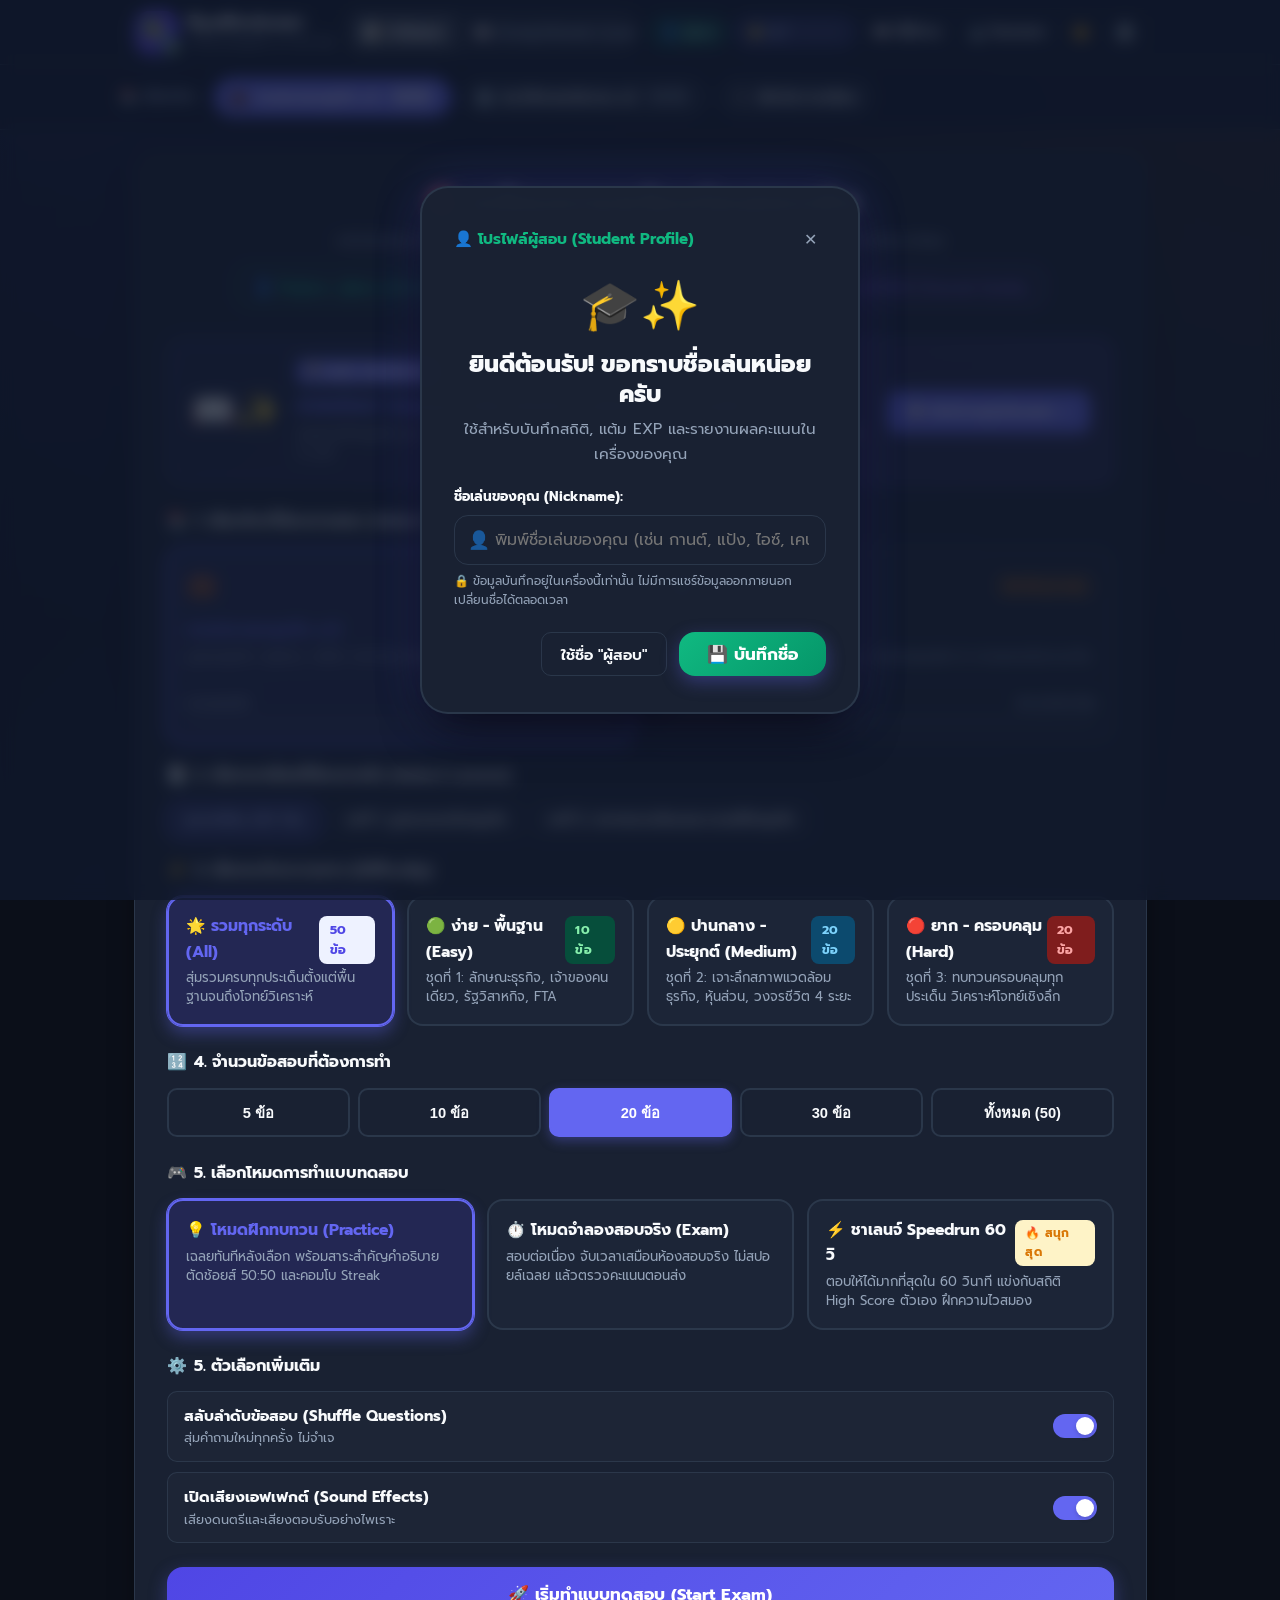
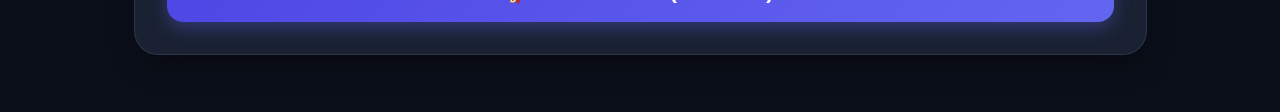
<file: index.html>
<!DOCTYPE html>
<html lang="th" data-theme="dark">
<head>
  <meta charset="UTF-8">
  <meta name="viewport" content="width=device-width, initial-scale=1.0, maximum-scale=1.0, user-scalable=no">
  <title>RywReviewer - ระบบติวสอบทบทวน: การประกอบธุรกิจ ม.5 (คลังข้อสอบ 50 ข้อ)</title>
  
  <!-- SEO & Social Sharing (Open Graph for Netlify deployment) -->
  <meta name="title" content="RywReviewer - คลังข้อสอบทบทวน การประกอบธุรกิจ ม.5">
  <meta name="description" content="เว็บแอปพลิเคชันสำหรับติวและทบทวนข้อสอบวิชาการประกอบธุรกิจ ม.5 พร้อมระบบเฉลยละเอียด แฟลชการ์ด สรุปหัวใจสำคัญ และระบบทำซ้ำเฉพาะข้อที่ผิด">
  <meta property="og:type" content="website">
  <meta property="og:title" content="RywReviewer - คลังข้อสอบทบทวน การประกอบธุรกิจ ม.5">
  <meta property="og:description" content="ระบบติวเข้มก่อนสอบจริง 50 ข้อ เลือกระดับความยากได้ พร้อมโหมดจำลองสอบและแฟลชการ์ด">
  <meta property="og:image" content="ui_mockup_quiz.svg">
  <meta name="theme-color" content="#4f46e5">

  <!-- Optimized Google Fonts Loading -->
  <link rel="preconnect" href="https://fonts.googleapis.com">
  <link rel="preconnect" href="https://fonts.gstatic.com" crossorigin>
  <link href="https://fonts.googleapis.com/css2?family=Prompt:wght@400;600;700;800&family=Sarabun:wght@400;600&display=swap" rel="stylesheet">

  <link rel="stylesheet" href="style.css?v=20261124_10">
  <!-- Critical CSS for Subject Selector and Device Mode (Bypasses any CDN cache) -->
  <style>
    .subject-bar-wrapper {
      background: var(--card-bg, #ffffff);
      border-bottom: 1px solid var(--card-border, #e2e8f0);
      padding: 0.55rem 1rem;
      position: relative;
      z-index: 55;
    }
    [data-theme="dark"] .subject-bar-wrapper {
      background: rgba(15, 23, 42, 0.95);
      border-bottom-color: rgba(51, 65, 85, 0.7);
    }
    .subject-bar-container {
      max-width: 1040px;
      margin: 0 auto;
      display: flex;
      align-items: center;
      justify-content: flex-start;
      gap: 0.85rem;
    }
    .subject-bar-label {
      display: flex;
      align-items: center;
      gap: 0.4rem;
      font-size: 0.85rem;
      font-weight: 700;
      color: var(--text-muted, #64748b);
      white-space: nowrap;
    }
    .subject-pills-list {
      display: flex;
      align-items: center;
      gap: 0.55rem;
      overflow-x: auto;
      padding: 4px 2px;
      -webkit-overflow-scrolling: touch;
      scrollbar-width: none;
    }
    .subject-pill-btn, button.subject-pill-btn {
      -webkit-appearance: none !important;
      -moz-appearance: none !important;
      appearance: none !important;
      display: inline-flex !important;
      align-items: center !important;
      gap: 0.45rem !important;
      padding: 0.48rem 0.95rem !important;
      border-radius: 999px !important;
      background: var(--card-bg, #ffffff) !important;
      border: 1.5px solid var(--card-border, #e2e8f0) !important;
      color: var(--text-main, #0f172a) !important;
      font-family: inherit !important;
      font-size: 0.86rem !important;
      font-weight: 600 !important;
      cursor: pointer !important;
      white-space: nowrap !important;
      outline: none !important;
      box-shadow: 0 2px 6px rgba(0,0,0,0.04) !important;
      transition: all 0.2s cubic-bezier(0.16, 1, 0.3, 1) !important;
    }
    [data-theme="dark"] .subject-pill-btn, [data-theme="dark"] button.subject-pill-btn {
      background: rgba(30, 41, 59, 0.8) !important;
      border-color: rgba(71, 85, 105, 0.6) !important;
      color: #f8fafc !important;
    }
    .subject-pill-btn:hover {
      border-color: var(--primary, #4f46e5) !important;
      transform: translateY(-1px);
    }
    .subject-pill-btn.active, button.subject-pill-btn.active {
      background: var(--primary, #4f46e5) !important;
      color: #ffffff !important;
      border-color: var(--primary, #4f46e5) !important;
      box-shadow: 0 4px 12px rgba(79, 70, 229, 0.3) !important;
    }
    .subject-pill-btn.active .subject-pill-name {
      color: #ffffff !important;
      font-weight: 700;
    }
    .subject-pill-btn.active .subject-pill-badge {
      background: rgba(255, 255, 255, 0.25) !important;
      color: #ffffff !important;
    }
    .subject-pill-badge {
      font-size: 0.72rem;
      padding: 0.12rem 0.45rem;
      border-radius: 999px;
      background: var(--primary-light, #eef2ff);
      color: var(--primary, #4f46e5);
      font-weight: 700;
      line-height: 1.2;
    }
    [data-theme="dark"] .subject-pill-badge {
      background: rgba(255, 255, 255, 0.08);
      color: #94a3b8;
    }
    .subject-card {
      transition: all 0.22s cubic-bezier(0.16, 1, 0.3, 1);
      cursor: pointer;
      user-select: none;
    }
    .subject-card.active {
      border-color: var(--primary, #4f46e5) !important;
      background: var(--primary-light, #eef2ff) !important;
      box-shadow: 0 4px 14px rgba(79, 70, 229, 0.25) !important;
    }
    [data-theme="dark"] .subject-card.active {
      background: rgba(99, 102, 241, 0.15) !important;
    }
    .lesson-pill-btn {
      display: inline-flex;
      align-items: center;
      gap: 0.4rem;
      padding: 0.45rem 0.95rem;
      border-radius: 12px;
      background: var(--card-bg, #ffffff);
      border: 1.5px solid var(--card-border, #e2e8f0);
      color: var(--text-main, #0f172a);
      font-family: inherit;
      font-size: 0.86rem;
      font-weight: 600;
      cursor: pointer;
      transition: all 0.2s;
    }
    .lesson-pill-btn.active {
      background: var(--primary-light, #eef2ff);
      border-color: var(--primary, #4f46e5);
      color: var(--primary, #4f46e5);
      font-weight: 700;
    }
    [data-theme="dark"] .lesson-pill-btn.active {
      background: rgba(99, 102, 241, 0.2);
      color: #a5b4fc;
    }
    @media (max-width: 640px) {
      .subject-bar-wrapper { padding: 0.4rem 0.5rem; }
      .subject-bar-container { gap: 0.35rem; }
      .subject-bar-label { display: none; }
      .subject-pill-btn { padding: 0.38rem 0.75rem !important; font-size: 0.82rem !important; }
    }
  </style>
</head>
<body>

  <!-- Confetti Canvas Layer -->
  <canvas id="confetti-canvas"></canvas>

  <!-- App Header -->
  <header class="app-header">
    <div class="header-container">
      <!-- Logo & Home Button -->
      <div id="btn-home-logo" class="logo-group" role="button" tabindex="0" title="🏠 กลับสู่หน้าแรก (Home) / 📖 วิธีใช้งาน (Tutorial)">
        <div class="logo-badge">
          <img src="logo.svg" alt="RywReviewer Home Icon" class="logo-img">
          <span class="home-indicator-badge" title="กดเพื่อกลับหน้าแรก">🏠</span>
        </div>
        <div>
          <div class="logo-title">RywReviewer</div>
          <div class="logo-subtitle">การประกอบธุรกิจ ม.5 (50 ข้อ)</div>
        </div>
      </div>

      <!-- Navigation Tabs -->
      <nav class="nav-tabs">
        <button class="nav-tab-btn active" data-tab="quiz">
          <span>📝</span> <span>ทำข้อสอบ</span>
        </button>
        <button class="nav-tab-btn" data-tab="learn">
          <span>📖</span> <span>อ่านสรุปก่อนสอบ (Learn)</span>
        </button>
        <button class="nav-tab-btn" data-tab="flashcards">
          <span>🗂️</span> <span>แฟลชการ์ด</span>
        </button>
        <button class="nav-tab-btn" data-tab="search">
          <span>🔍</span> <span>ค้นหาข้อสอบ</span>
        </button>
      </nav>

      <!-- Action Icons & Player Level -->
      <div class="header-actions">
        <div id="player-profile-badge" class="player-profile-badge" title="คลิกเพื่อแก้ไขชื่อเล่นของคุณ" onclick="window.examApp?.openNicknameModal()">
          <span>👤</span>
          <span id="player-nickname-display">ผู้สอบ</span>
        </div>
        <div id="player-level-badge" class="player-level-badge" title="ระดับผู้ใช้และ EXP สะสม">
          <span id="player-level-text">⭐ Lv.1</span>
          <div class="player-exp-bar" title="EXP สะสมเพื่อเลเวลอัป">
            <div id="player-exp-fill" class="player-exp-fill" style="width: 0%;"></div>
          </div>
        </div>
        <button id="btn-open-tutorial" class="btn-secondary" style="padding: 0.35rem 0.65rem; font-size: 0.82rem;" title="ดูคู่มือวิธีใช้งานเว็บไซต์ (Tutorial)">
          <span>📖 วิธีใช้งาน</span>
        </button>
        <button id="btn-reopen-wizard" class="btn-secondary" style="padding: 0.35rem 0.65rem; font-size: 0.82rem;" title="เลือกโหมดการแสดงผล (มือถือ / คอม)">
          <span>📱/💻 โหมดอุปกรณ์</span>
        </button>
        <button id="theme-toggle-btn" class="icon-btn" title="สลับโหมดมืด/สว่าง">☀️</button>
        <button class="icon-btn" onclick="window.print()" title="พิมพ์ข้อสอบ (Print)">🖨️</button>
      </div>
    </div>
  </header>

  <!-- ================= SUBJECT SELECTION BAR ================= -->
  <div class="subject-bar-wrapper">
    <div class="subject-bar-container">
      <div class="subject-bar-label">
        <span class="subject-bar-icon">📚</span>
        <span>เลือกวิชา:</span>
      </div>
      <div class="subject-pills-list" id="subject-pills-list">
        <button class="subject-pill-btn active" data-subject="thurakid" id="subject-pill-thurakid" type="button" onclick="window.examApp?.switchSubject('thurakid')">
          <span class="subject-pill-icon">💼</span>
          <span class="subject-pill-name">การประกอบธุรกิจ ม.5</span>
          <span class="subject-pill-badge" id="subject-badge-thurakid">50 ข้อ</span>
        </button>
        <button class="subject-pill-btn" data-subject="history" id="subject-pill-history" type="button" onclick="window.examApp?.switchSubject('history')">
          <span class="subject-pill-icon">🏛️</span>
          <span class="subject-pill-name">ประวัติศาสตร์สากล ม.5</span>
          <span class="subject-pill-badge" id="subject-badge-history">50 ข้อ</span>
        </button>
        <button class="subject-pill-btn add-subject-btn" id="btn-add-subject" type="button" title="เพิ่มวิชาใหม่หรือขยายบทเรียน">
          <span class="subject-pill-icon">➕</span>
          <span class="subject-pill-name">เพิ่มวิชา/บทเรียน</span>
        </button>
      </div>
    </div>
  </div>

  <!-- Upper Live Stats Bar (Visible during active quiz) -->
  <div id="upper-stats-bar" class="upper-stats-bar" style="display: none;">
    <div class="stats-container">
      <div class="stat-pills">
        <span class="stat-pill progress-info">
          <span>ข้อ</span> <span id="stat-progress-text">1/20</span>
        </span>

        <!-- Practice Mode Stats -->
        <span id="stat-correct-container" class="stat-pill correct">
          <span>✓ ถูก</span> <span id="stat-correct">0</span>
        </span>
        <span id="stat-wrong-container" class="stat-pill wrong">
          <span>✗ ผิด</span> <span id="stat-wrong">0</span>
        </span>

        <!-- Streak Fire Counter -->
        <div id="streak-pill" class="streak-pill" style="display: none;" title="ทำถูกต่อเนื่อง!">
          <span>🔥</span> <span id="streak-count">0</span>
        </div>

        <!-- Speedrun 60s Live Timer -->
        <div id="speedrun-timer-container" class="speedrun-timer-pill" style="display: none;">
          <span>⏱️</span> <span id="speedrun-seconds">60s</span>
        </div>

        <!-- Exam Mode Stats (Safe, No Spoilers) -->
        <span id="stat-exam-progress-container" class="stat-pill progress-info" style="display: none;">
          <span>📝 ตอบแล้ว</span> <span id="stat-exam-answered">0</span>
          <span style="opacity: 0.6; margin: 0 4px;">|</span>
          <span>เหลือ</span> <span id="stat-exam-remaining">20</span>
        </span>
      </div>

      <!-- Live Animated Progress Bar -->
      <div class="progress-track" title="ความคืบหน้า">
        <div id="progress-bar-fill" class="progress-fill"></div>
      </div>

      <!-- Home, Timer, Question Palette & Exit Button -->
      <div style="display: flex; align-items: center; gap: 0.45rem;">
        <button id="btn-upper-home" class="btn-home-nav" title="กลับสู่หน้าแรก (Home)">
          <img src="logo.svg" alt="Home" class="upper-home-icon">
          <span>🏠 หน้าแรก</span>
        </button>
        <div class="timer-box" title="เวลา">
          <span>⏱</span> <span id="timer-display">00:00</span>
        </div>
        <button id="btn-palette-toggle" class="btn-secondary" style="padding: 0.35rem 0.65rem; font-size: 0.85rem;" title="กระดานภาพรวมข้อสอบ">
          📋 กระดานข้อ
        </button>
        <!-- Upper Exit Button -->
        <button id="btn-exit-upper" class="btn-exit" title="ออกจากแบบทดสอบ">
          <span>🚪 ออก</span>
        </button>
      </div>
    </div>
  </div>

  <!-- Main Container -->
  <main class="app-main">

    <!-- ================= TAB 1: QUIZ / EXAM ================= -->
    <div id="tab-view-quiz">

      <!-- Screen 1: Setup & Configuration -->
      <section id="screen-setup" class="glass-card">
        <div class="setup-hero">
          <h1>🎯 เตรียมความพร้อมก่อนสอบจริง</h1>
          <p>คลังข้อสอบทบทวนวิชาการประกอบธุรกิจ ม.5 รวม 50 ข้อ พร้อมเฉลยละเอียดและวิเคราะห์ผล</p>
          <div style="margin-top: 0.85rem; display: flex; gap: 0.5rem; justify-content: center; flex-wrap: wrap;">
            <button id="btn-hero-profile" class="btn-secondary" style="padding: 0.45rem 1rem; font-size: 0.9rem; border-color: #10b981; color: #10b981;" onclick="window.examApp?.openNicknameModal()">
              <span>👤 ชื่อผู้สอบ: <strong id="hero-nickname-display">ผู้สอบ</strong> (คลิกเปลี่ยนชื่อ)</span>
            </button>
            <button id="btn-hero-wizard" class="btn-secondary" style="padding: 0.45rem 1rem; font-size: 0.9rem; border-color: var(--primary); color: var(--primary);">
              <span>📱/💻 โหมดอุปกรณ์ (Mobile / PC)</span>
            </button>
            <button id="btn-hero-tutorial" class="btn-secondary" style="padding: 0.45rem 1rem; font-size: 0.9rem; border-color: #8b5cf6; color: #8b5cf6;">
              <span>📖 วิธีใช้งานเว็บไซต์ (Tutorial Guide)</span>
            </button>
          </div>
        </div>

        <!-- Study Before Test Banner (Read before exam) -->
        <div id="banner-learn-before-test" class="study-before-test-banner" role="button" tabindex="0" title="คลิกเพื่ออ่านสรุปบทเรียนก่อนเริ่มสอบ">
          <div class="study-banner-inner">
            <div class="study-banner-icon">📖✨</div>
            <div class="study-banner-text">
              <span class="study-banner-badge">💡 แนะนำ: อ่านก่อนสอบ</span>
              <div class="study-banner-title">ยังไม่มั่นใจ? อ่านสรุปบทเรียนเข้มข้นก่อนเริ่มสอบ (2 บทหลัก)</div>
              <div class="study-banner-desc">สรุปองค์กรธุรกิจ และ วงจรชีวิตธุรกิจ พร้อมตารางเปรียบเทียบและจุดเน้นข้อสอบ อ่านจบเข้าใจใน 5 นาที</div>
            </div>
            <button class="btn-study-now" type="button">📖 เปิดอ่านสรุปก่อนสอบ →</button>
          </div>
        </div>

        <!-- Weak Spot Alert Banner (Dynamically shown if user has wrong answers recorded) -->
        <div id="weak-spot-banner" class="weak-spot-banner" style="display: none;">
          <div class="weak-spot-text">
            <span class="weak-spot-icon">🎯</span>
            <div>
              <div class="weak-spot-title">ตรวจพบจุดอ่อนที่เคยตอบผิด (<span id="weak-spot-count">0</span> ข้อ)</div>
              <div class="weak-spot-sub">ทบทวนเฉพาะข้อที่เคยตอบผิด เพื่อแก้ไขความเข้าใจผิดให้กลายเป็นเกรด 4</div>
            </div>
          </div>
          <button id="btn-weak-spot-drill" class="btn-weak-spot-drill" type="button" onclick="window.examApp?.startWeakSpotDrill()">
            <span>⚡ ติวซ่อมจุดอ่อนทันที →</span>
          </button>
        </div>

        <!-- 1. Subject Selection Cards -->
        <div class="section-title">
          <span>📚</span> 1. เลือกวิชาที่ต้องการสอบ (Select Subject)
        </div>
        <div class="subject-cards-grid" style="display: grid; grid-template-columns: repeat(auto-fit, minmax(260px, 1fr)); gap: 0.85rem; margin-bottom: 1.25rem;">
          <div class="option-card subject-card active" data-subject="thurakid" role="button" tabindex="0" onclick="window.examApp?.switchSubject('thurakid')">
            <div style="display: flex; align-items: center; justify-content: space-between; margin-bottom: 0.35rem;">
              <span style="font-size: 1.6rem;">💼</span>
              <span class="badge" style="background: rgba(99, 102, 241, 0.12); color: var(--primary); font-weight: 700;">50 ข้อ (2 บท)</span>
            </div>
            <div class="option-card-title" style="font-size: 1.05rem;">การประกอบธุรกิจ ม.5</div>
            <div class="option-card-desc">รูปแบบธุรกิจ, หุ้นส่วน, บริษัท, สภาพแวดล้อมธุรกิจ & วงจรชีวิตธุรกิจ</div>
            <div class="subject-card-progress-wrap">
              <div class="subject-progress-info">
                <span>ความแม่นยำ</span>
                <span id="subject-progress-text-thurakid">0% (0/50 ข้อ)</span>
              </div>
              <div class="subject-progress-track">
                <div id="subject-progress-bar-thurakid" class="subject-progress-bar" style="width: 0%;"></div>
              </div>
            </div>
          </div>

          <div class="option-card subject-card" data-subject="history" role="button" tabindex="0" onclick="window.examApp?.switchSubject('history')">
            <div style="display: flex; align-items: center; justify-content: space-between; margin-bottom: 0.35rem;">
              <span style="font-size: 1.6rem;">🏛️</span>
              <span class="badge" style="background: rgba(217, 119, 6, 0.12); color: #d97706; font-weight: 700;">50 ข้อ (3 บท)</span>
            </div>
            <div class="option-card-title" style="font-size: 1.05rem;">ประวัติศาสตร์สากล ม.5</div>
            <div class="option-card-desc">เวลาและศักราช (พ.ศ./ค.ศ./ฮ.ศ./ร.ศ.), การแบ่งยุคสมัย & อารยธรรมโบราณ/จีน</div>
            <div class="subject-card-progress-wrap">
              <div class="subject-progress-info">
                <span>ความแม่นยำ</span>
                <span id="subject-progress-text-history">0% (0/50 ข้อ)</span>
              </div>
              <div class="subject-progress-track">
                <div id="subject-progress-bar-history" class="subject-progress-bar" style="width: 0%; background: #d97706;"></div>
              </div>
            </div>
          </div>
        </div>

        <!-- 2. Lesson / Chapter Selection -->
        <div class="section-title">
          <span>📑</span> 2. เลือกบทเรียนที่ต้องการติว (Select Lesson)
        </div>
        <div id="lesson-pills-container" class="lesson-pills-list">
          <!-- Dynamically populated from active subject -->
        </div>

        <!-- Difficulty Selection -->
        <div class="section-title">
          <span>⚡</span> 3. เลือกระดับความยาก (Difficulty)
        </div>
        <div class="config-grid">
          <div class="option-card difficulty-card active" data-difficulty="all">
            <div class="option-card-title">
              <span>🌟 รวมทุกระดับ (All)</span>
              <span class="badge" style="background:#eef2ff; color:#4f46e5;">50 ข้อ</span>
            </div>
            <div class="option-card-desc">สุ่มรวมครบทุกประเด็นตั้งแต่พื้นฐานจนถึงโจทย์วิเคราะห์</div>
          </div>
          <div class="option-card difficulty-card" data-difficulty="easy">
            <div class="option-card-title">
              <span>🟢 ง่าย - พื้นฐาน (Easy)</span>
              <span class="badge badge-easy">10 ข้อ</span>
            </div>
            <div class="option-card-desc">ชุดที่ 1: ลักษณะธุรกิจ, เจ้าของคนเดียว, รัฐวิสาหกิจ, FTA</div>
          </div>
          <div class="option-card difficulty-card" data-difficulty="normal">
            <div class="option-card-title">
              <span>🟡 ปานกลาง - ประยุกต์ (Medium)</span>
              <span class="badge badge-normal">20 ข้อ</span>
            </div>
            <div class="option-card-desc">ชุดที่ 2: เจาะลึกสภาพแวดล้อมธุรกิจ, หุ้นส่วน, วงจรชีวิต 4 ระยะ</div>
          </div>
          <div class="option-card difficulty-card" data-difficulty="hard">
            <div class="option-card-title">
              <span>🔴 ยาก - ครอบคลุม (Hard)</span>
              <span class="badge badge-hard">20 ข้อ</span>
            </div>
            <div class="option-card-desc">ชุดที่ 3: ทบทวนครอบคลุมทุกประเด็น วิเคราะห์โจทย์เชิงลึก</div>
          </div>
        </div>

        <!-- Question Count Selection -->
        <div class="section-title">
          <span>🔢</span> 4. จำนวนข้อสอบที่ต้องการทำ
        </div>
        <div class="number-pills">
          <button class="number-pill count-pill" data-count="5">5 ข้อ</button>
          <button class="number-pill count-pill" data-count="10">10 ข้อ</button>
          <button class="number-pill count-pill active" data-count="20">20 ข้อ</button>
          <button class="number-pill count-pill" data-count="30">30 ข้อ</button>
          <button class="number-pill count-pill" data-count="all">ทั้งหมด (50)</button>
        </div>

        <!-- Mode Selection -->
        <div class="section-title">
          <span>🎮</span> 5. เลือกโหมดการทำแบบทดสอบ
        </div>
        <div class="config-grid" style="grid-template-columns: repeat(auto-fit, minmax(220px, 1fr));">
          <div class="option-card mode-card active" data-mode="practice">
            <div class="option-card-title">💡 โหมดฝึกทบทวน (Practice)</div>
            <div class="option-card-desc">เฉลยทันทีหลังเลือก พร้อมสาระสำคัญคำอธิบาย ตัดช้อยส์ 50:50 และคอมโบ Streak</div>
          </div>
          <div class="option-card mode-card" data-mode="exam">
            <div class="option-card-title">⏱️ โหมดจำลองสอบจริง (Exam)</div>
            <div class="option-card-desc">สอบต่อเนื่อง จับเวลาเสมือนห้องสอบจริง ไม่สปอยล์เฉลย แล้วตรวจคะแนนตอนส่ง</div>
          </div>
          <div class="option-card mode-card" data-mode="speedrun">
            <div class="option-card-title">
              <span>⚡ ชาเลนจ์ Speedrun 60 วิ</span>
              <span class="badge" style="background:#fef3c7; color:#d97706; font-size:0.75rem;">🔥 สนุกสุด</span>
            </div>
            <div class="option-card-desc">ตอบให้ได้มากที่สุดใน 60 วินาที แข่งกับสถิติ High Score ตัวเอง ฝึกความไวสมอง</div>
          </div>
        </div>

        <!-- Extra Toggles -->
        <div class="section-title">
          <span>⚙️</span> 5. ตัวเลือกเพิ่มเติม
        </div>
        <div class="toggle-group">
          <div class="toggle-row">
            <div>
              <div style="font-weight: 700; font-size: 0.95rem;">สลับลำดับข้อสอบ (Shuffle Questions)</div>
              <div style="font-size: 0.8rem; color: var(--text-muted);">สุ่มคำถามใหม่ทุกครั้ง ไม่จำเจ</div>
            </div>
            <label class="switch">
              <input type="checkbox" id="toggle-shuffle-q" checked>
              <span class="slider"></span>
            </label>
          </div>

          <div class="toggle-row">
            <div>
              <div style="font-weight: 700; font-size: 0.95rem;">เปิดเสียงเอฟเฟกต์ (Sound Effects)</div>
              <div style="font-size: 0.8rem; color: var(--text-muted);">เสียงดนตรีและเสียงตอบรับอย่างไพเราะ</div>
            </div>
            <label class="switch">
              <input type="checkbox" id="toggle-sound" checked>
              <span class="slider"></span>
            </label>
          </div>
        </div>

        <!-- Start Button -->
        <button id="btn-start-quiz" class="btn-primary">
          <span>🚀 เริ่มทำแบบทดสอบ (Start Exam)</span>
        </button>
      </section>

      <!-- Screen 2: Active Question View -->
      <section id="screen-quiz" class="glass-card" style="display: none;">
        <div class="question-header-row">
          <div style="display: flex; align-items: center; gap: 0.5rem; flex-wrap: wrap;">
            <span id="badge-category" class="badge" style="background: var(--primary-light); color: var(--primary);">หมวดหมู่</span>
            <span id="badge-difficulty" class="badge">ระดับ</span>
            <span id="question-number" style="font-size: 0.9rem; font-weight: 700; color: var(--text-muted);">ข้อที่ 1/20</span>
          </div>

          <!-- Utility Toolbelt -->
          <div class="question-toolbelt">
            <button id="btn-fifty-fifty" class="tool-btn" title="ตัด 2 ช้อยส์ที่ผิดออก">
              <span>✂️</span> <span>50:50</span>
            </button>
            <button id="btn-speak" class="tool-btn" title="อ่านโจทย์ให้ฟัง">
              <span>🔊</span> <span>อ่านโจทย์</span>
            </button>
            <button id="btn-bookmark" class="tool-btn" title="ติดดาวข้อนี้">
              ☆ ติดดาว
            </button>
            <!-- In-screen Exit Button -->
            <button id="btn-exit-tool" class="btn-exit" title="ออกจากข้อสอบ">
              <span>🚪 ออก</span>
            </button>
          </div>
        </div>

        <!-- Question Text -->
        <div id="question-text" class="question-text">
          กำลังโหลดข้อสอบ...
        </div>

        <!-- Choices Grid -->
        <div id="choices-container" class="choices-grid">
          <!-- Rendered dynamically -->
        </div>

        <!-- Prominent Thai Explanation Box (Shows why correct) -->
        <div id="explanation-box" class="explanation-box" style="display: none;">
          <div class="explanation-title">
            <span id="explanation-header-title">💡 ทำไมข้อนี้ถึงตอบข้อนี้? (คำอธิบายเฉลยภาษาไทย)</span>
            <button id="btn-expl-next" class="btn-primary" style="width: auto; padding: 0.4rem 1rem; font-size: 0.9rem;">
              <span>ข้อถัดไป →</span>
            </button>
          </div>
          <div id="explanation-text" class="explanation-text">
            คำอธิบายภาษาไทยจะปรากฏที่นี่...
          </div>
        </div>

        <!-- Bottom Navigation Controls -->
        <div class="quiz-nav-row">
          <button id="btn-prev" class="btn-secondary">
            <span>← ข้อก่อนหน้า</span>
          </button>
          <button id="btn-next" class="btn-primary" style="width: auto; padding: 0.65rem 1.85rem;">
            <span>ข้อถัดไป →</span>
          </button>
          <button id="btn-finish" class="btn-primary" style="display: none; width: auto; background: linear-gradient(135deg, #10b981 0%, #059669 100%);">
            <span>🏁 ส่งข้อสอบ & ดูผลคะแนน</span>
          </button>
        </div>

        <!-- Hint message when trying to click next without selecting -->
        <div id="nav-hint-box" class="nav-hint-text" style="display: none;">
          ⚠️ กรุณาคลิกเลือกคำตอบก่อนไปข้อถัดไปน้า
        </div>

        <div style="text-align: center; margin-top: 1.5rem; font-size: 0.8rem; color: var(--text-muted);">
          💡 คีย์ลัด: กดปุ่มเลข 1, 2, 3, 4 หรือ A, B, C, D | กด Enter หรือ ลูกศร ← / → เพื่อเปลี่ยนข้อ | กด Esc เพื่อออก
        </div>
      </section>

      <!-- Screen 3: Results & Analytics Screen -->
      <section id="screen-result" class="glass-card" style="display: none;">
        <div class="result-header">
          <div id="result-grade-badge" class="badge" style="font-size: 0.95rem; padding: 0.45rem 1rem; margin-bottom: 0.85rem;">
            🏆 ผลการสอบ
          </div>
          <h2 style="font-size: 1.85rem; font-weight: 800; margin-bottom: 0.5rem;">สรุปผลการประเมิน</h2>
          <p id="result-feedback" style="font-size: 1.05rem; color: var(--text-muted); max-width: 650px; margin: 0 auto; line-height: 1.6;">
            สรุปคำแนะนำสำหรับการเตรียมตัวสอบจริง
          </p>
        </div>

        <!-- Radial Score Progress Ring -->
        <div class="score-circle-wrapper">
          <svg class="score-circle-svg" viewBox="0 0 160 160">
            <circle class="score-circle-bg" cx="80" cy="80" r="70"></circle>
            <circle id="score-circle-progress" class="score-circle-progress" cx="80" cy="80" r="70"></circle>
          </svg>
          <div class="score-text-inner">
            <div class="score-big"><span id="result-score">0</span>/<span id="result-total">0</span></div>
            <div id="result-percentage" class="score-sub">0%</div>
          </div>
        </div>

        <!-- 4 Metric Cards -->
        <div class="metrics-grid">
          <div class="metric-card">
            <div id="metric-correct" class="metric-val green">0</div>
            <div class="metric-label">ข้อที่ตอบถูก (Correct)</div>
          </div>
          <div class="metric-card">
            <div id="metric-wrong" class="metric-val red">0</div>
            <div class="metric-label">ข้อที่ตอบผิด (Wrong)</div>
          </div>
          <div class="metric-card">
            <div id="metric-accuracy" class="metric-val">0%</div>
            <div class="metric-label">ความแม่นยำ (Accuracy)</div>
          </div>
          <div class="metric-card">
            <div id="metric-time" class="metric-val">0m 0s</div>
            <div class="metric-label">เวลาที่ใช้ (Time Spent)</div>
          </div>
        </div>

        <!-- Action Button Cluster -->
        <div class="action-cluster">
          <!-- Superpower: Retry Wrong Only -->
          <button id="btn-retry-wrong" class="btn-retry-wrong">
            🔁 ทำซ้ำเฉพาะข้อที่ผิด (Retry Wrong Questions)
          </button>

          <div class="btn-row">
            <button id="btn-retry-all" class="btn-secondary" style="justify-content: center; padding: 0.85rem;">
              🔄 ทำแบบทดสอบใหม่อีกครั้ง
            </button>
            <button id="btn-share-score" class="btn-secondary" style="justify-content: center; padding: 0.85rem;">
              📋 คัดลอกผลคะแนนไปแชร์
            </button>
            <button id="btn-back-setup" class="btn-secondary" style="justify-content: center; padding: 0.85rem;">
              ⚙️ ปรับระดับความยากใหม่
            </button>
          </div>
        </div>

        <!-- Detailed Review Accordion -->
        <div style="margin-top: 2.25rem;">
          <div style="display: flex; align-items: center; justify-content: space-between; margin-bottom: 1rem; flex-wrap: wrap; gap: 0.5rem;">
            <h3 style="font-size: 1.25rem; font-weight: 800;">📝 ตรวจคำตอบและทบทวนเฉลยรายข้อ</h3>
            <div style="display: flex; gap: 0.4rem; flex-wrap: wrap;">
              <button class="btn-secondary review-tab active" data-filter="all" style="padding: 0.35rem 0.75rem; font-size: 0.85rem;">ทั้งหมด</button>
              <button class="btn-secondary review-tab" data-filter="wrong" style="padding: 0.35rem 0.75rem; font-size: 0.85rem; color:#dc2626;">เฉพาะที่ผิด</button>
              <button class="btn-secondary review-tab" data-filter="correct" style="padding: 0.35rem 0.75rem; font-size: 0.85rem; color:#059669;">เฉพาะที่ถูก</button>
              <button class="btn-secondary review-tab" data-filter="bookmarked" style="padding: 0.35rem 0.75rem; font-size: 0.85rem; color:#f59e0b;">ติดดาว ⭐</button>
            </div>
          </div>

          <div id="review-list-container">
            <!-- Rendered dynamically -->
          </div>
        </div>
      </section>

    </div>

    <!-- ================= TAB 2: FLASHCARDS ================= -->
    <div id="tab-view-flashcards" style="display: none;">
      <section class="glass-card" style="text-align: center;">
        <h2 style="font-size: 1.75rem; font-weight: 800; margin-bottom: 0.4rem;">🗂️ แฟลชการ์ดช่วยจำ (Study Flashcards)</h2>
        <p style="color: var(--text-muted); font-size: 0.95rem; margin-bottom: 1.5rem;">
          คลิกที่การ์ดเพื่อพลิกดูคำตอบและสรุปสาระสำคัญ เหมาะสำหรับการจำก่อนเข้าห้องสอบ
        </p>

        <!-- 3D Flippable Card -->
        <div id="flashcard-card" class="flashcard-wrapper">
          <div class="flashcard-inner">
            <!-- Front -->
            <div class="flashcard-front">
              <div style="display: flex; justify-content: space-between; width: 100%; margin-bottom: 1rem;">
                <span id="flashcard-category" class="badge" style="background:var(--primary-light); color:var(--primary);">หมวดหมู่</span>
                <span id="flashcard-difficulty" class="badge badge-normal">ระดับ</span>
              </div>
              <div style="flex: 1; display: flex; align-items: center; justify-content: center;">
                <h3 id="flashcard-question" style="font-size: 1.35rem; font-weight: 700; line-height: 1.5;">
                  คำถามแฟลชการ์ด
                </h3>
              </div>
              <div style="font-size: 0.85rem; color: var(--primary); font-weight: 600;">
                👆 คลิกเพื่อพลิกดูเฉลย (Click to Flip)
              </div>
            </div>

            <!-- Back -->
            <div class="flashcard-back">
              <span class="badge" style="background:#dcfce7; color:#15803d; align-self: flex-start; margin-bottom: 1rem;">
                ✓ คำตอบที่ถูกต้อง
              </span>
              <div style="flex: 1; display: flex; flex-direction: column; justify-content: center;">
                <div id="flashcard-answer" style="font-size: 1.25rem; font-weight: 800; color: #059669; margin-bottom: 0.75rem;">
                  คำตอบ...
                </div>
                <div id="flashcard-explanation" style="font-size: 0.95rem; color: var(--text-main); line-height: 1.6;">
                  คำอธิบาย...
                </div>
              </div>
              <div style="font-size: 0.85rem; color: var(--text-muted);">
                👆 คลิกอีกครั้งเพื่อพลิกกลับ
              </div>
            </div>
          </div>
        </div>

        <!-- Flashcard Controls -->
        <div style="display: flex; align-items: center; justify-content: center; gap: 1rem; margin-top: 1.5rem; flex-wrap: wrap;">
          <button id="btn-flash-prev" class="btn-secondary">
            ← การ์ดก่อนหน้า
          </button>
          <span id="flashcard-counter" style="font-weight: 700; font-size: 0.95rem; min-width: 130px;">
            การ์ดที่ 1 / 50
          </span>
          <button id="btn-flash-next" class="btn-primary" style="width: auto; padding: 0.65rem 1.5rem;">
            การ์ดถัดไป →
          </button>
        </div>

        <div style="display: flex; align-items: center; justify-content: center; gap: 0.75rem; margin-top: 1rem;">
          <button id="btn-flash-master" class="btn-secondary" style="font-size: 0.85rem;">
            📌 บันทึกว่าจำได้แล้ว
          </button>
          <button id="btn-flash-shuffle" class="btn-secondary" style="font-size: 0.85rem;">
            🔀 สุ่มการ์ดใหม่
          </button>
          <span id="flashcard-mastered-badge" class="badge" style="display: none; background: #dcfce7; color: #15803d;">
            ✓ แม่นยำแล้ว
          </span>
        </div>
      </section>
    </div>

    <!-- ================= TAB 2: LEARN / CHEAT SHEET (อ่านสรุปก่อนสอบ) ================= -->
    <div id="tab-view-learn" style="display: none;">
      <section class="glass-card">
        
        <!-- Learn Header -->
        <div class="learn-header-card">
          <span class="learn-header-badge">📖 เอกสารทบทวนเตรียมสอบ • การงานอาชีพ 2 (งานธุรกิจ) ม.5</span>
          <h2 class="learn-header-title">สรุปเนื้อหาเข้มข้น: องค์กรธุรกิจ และ วงจรชีวิตธุรกิจ</h2>
          <p class="learn-header-sub">
            รวบรวมประเด็นหลัก คำจำกัดความ จุดเน้นข้อสอบ และตารางเปรียบเทียบครบถ้วนตามบทเรียน อ่านจบเข้าใจได้ใน 5-10 นาที
          </p>

          <!-- Chapter Filter Pills -->
          <div class="learn-filter-pills">
            <button class="learn-filter-btn active" data-chapter="all">🌟 เนื้อหาทั้งหมด</button>
            <button class="learn-filter-btn" data-chapter="ch1">🏛️ บทที่ 1: องค์กรธุรกิจ</button>
            <button class="learn-filter-btn" data-chapter="ch2">📈 บทที่ 2: วงจรชีวิตธุรกิจ</button>
            <button class="learn-filter-btn" data-chapter="tips">⚡ จุดเน้นข้อสอบ (Tips)</button>
          </div>

          <!-- Quick Search in Notes -->
          <div class="learn-search-bar">
            <span>🔍</span>
            <input type="text" id="learn-search-box" placeholder="พิมพ์คำค้นหาในบทสรุป เช่น รัฐวิสาหกิจ, ห้างหุ้นส่วน, AFTA, 4 ระยะ, ครีมโกนหนวด...">
            <button id="btn-clear-learn-search" style="display:none; background:none; border:none; cursor:pointer; color:var(--text-muted);">✕</button>
          </div>
        </div>

        <div id="learn-content-container">

          <!-- ================= THURAKID LEARN CONTENT ================= -->
          <div id="learn-content-thurakid">

          <!-- ================= CHAPTER 1 ================= -->
          <div class="learn-chapter-card" data-ch="ch1">
            <span class="learn-chapter-badge">🏛️ บทที่ 1</span>
            <h3 class="learn-chapter-title">องค์กรธุรกิจ (Business Organization)</h3>
            
            <div class="learn-def-box">
              <strong>📌 คำจำกัดความ:</strong> องค์กรธุรกิจ หมายถึง <em>บุคคลหรือคณะบุคคลที่ร่วมกันประกอบกิจการเพื่อมุ่งการค้าหากำไร</em> ซึ่งปัจจุบันมีอยู่หลายลักษณะ เพื่อให้เกิดความสะดวกต่อผู้ประกอบการในการปฏิบัติตามกฎหมายหรือกฎระเบียบข้อบังคับต่าง ๆ
            </div>

            <!-- 1.1 ประเภทของธุรกิจ -->
            <h4 class="learn-section-subtitle">🏢 1.1 ประเภทของธุรกิจ (จำแนกตามลักษณะการดำเนินงาน 3 ประเภท)</h4>
            <div class="learn-table-responsive">
              <table class="learn-table">
                <thead>
                  <tr>
                    <th style="width: 25%;">ประเภทธุรกิจ</th>
                    <th style="width: 50%;">ลักษณะสำคัญ</th>
                    <th style="width: 25%;">ตัวอย่างกิจการ</th>
                  </tr>
                </thead>
                <tbody>
                  <tr>
                    <td><strong>1. ธุรกิจการอุตสาหกรรม</strong></td>
                    <td>ธุรกิจเกี่ยวกับการผลิต ดำเนินการแปรรูปวัตถุดิบและปัจจัยการผลิตเป็นสินค้าชนิดต่าง ๆ มีทั้งอุตสาหกรรมขนาดใหญ่ที่ใช้เครื่องจักรหรือเทคโนโลยี และขนาดกลาง/ย่อมที่นำภูมิปัญญาท้องถิ่นหรือแรงงานในครัวเรือนมาผลิต</td>
                    <td>โรงงานผลิตเครื่องดื่มกระป๋อง, งานหัตถกรรมท้องถิ่น</td>
                  </tr>
                  <tr>
                    <td><strong>2. ธุรกิจการพาณิชยกรรม</strong></td>
                    <td>ธุรกิจเกี่ยวกับการจำหน่าย ดำเนินการกระจายสินค้าจากแหล่งผลิตไปยังผู้บริโภคอย่างทั่วถึง มีลักษณะเป็นการค้าส่งและการค้าปลีก</td>
                    <td>ร้านสะดวกซื้อ (เช่น 7-Eleven), ห้างสรรพสินค้า</td>
                  </tr>
                  <tr>
                    <td><strong>3. ธุรกิจการบริการ</strong></td>
                    <td>ธุรกิจเกี่ยวกับการให้บริการในรูปแบบต่าง ๆ เพื่อตอบสนองความต้องการของผู้บริโภค และอำนวยความสะดวกในด้านต่าง ๆ</td>
                    <td>การท่องเที่ยว, การโรงแรม, การรักษาพยาบาล, การซ่อมแซมเครื่องใช้ไฟฟ้า</td>
                  </tr>
                </tbody>
              </table>
            </div>

            <!-- 1.2 จุดมุ่งหมายขององค์กรธุรกิจ -->
            <h4 class="learn-section-subtitle">🎯 1.2 จุดมุ่งหมายขององค์กรธุรกิจ (จำแนกตามลักษณะองค์กร 2 กลุ่ม)</h4>
            
            <!-- Group 1: รัฐวิสาหกิจ -->
            <div style="background: rgba(99,102,241,0.04); border: 1px solid var(--card-border); border-radius: 14px; padding: 1.15rem; margin-bottom: 1rem;">
              <h5 style="color: var(--primary); font-size: 1.05rem; font-weight: 800; margin-bottom: 0.4rem;">
                🏛️ กลุ่มที่ 1: รัฐวิสาหกิจ (State Enterprises)
              </h5>
              <p style="font-size: 0.9rem; color: var(--text-muted); margin-bottom: 0.6rem;">
                คือ องค์กรธุรกิจที่รัฐหรือหน่วยงานที่รัฐบาลเป็นเจ้าของ รวมถึงบริษัทหรือห้างหุ้นส่วนนิติบุคคลที่ <strong>ส่วนราชการถือหุ้นเกินกว่าร้อยละ 50</strong> และมีระบบการบริหารงานแบบกึ่งราชการและธุรกิจ มีจุดมุ่งหมาย 5 ประการ:
              </p>
              <ul class="tutorial-list" style="margin-bottom: 0;">
                <li><strong>1. เพื่อประโยชน์ต่อสังคม:</strong> โดยการให้บริการประชาชน เช่น <em>การไฟฟ้านครหลวง, การประปานครหลวง</em></li>
                <li><strong>2. เพื่อความมั่นคงของประเทศ:</strong> เนื่องจากกิจการบางอย่างมีความจำเป็นที่จะต้องใช้ในยามฉุกเฉิน เช่น <em>การปิโตรเลียมแห่งประเทศไทย (ปตท.)</em></li>
                <li><strong>3. เพื่อหารายได้เข้ารัฐ:</strong> เช่น <em>สำนักงานสลากกินแบ่งรัฐบาล</em></li>
                <li><strong>4. เพื่อควบคุมสินค้าบางชนิดที่อาจก่อให้เกิดผลเสียต่อสังคม:</strong> เช่น <em>การยาสูบแห่งประเทศไทย</em></li>
                <li><strong>5. เพื่อประชาสัมพันธ์และเผยแพร่ชื่อเสียงของประเทศ:</strong> เช่น <em>การท่องเที่ยวแห่งประเทศไทย (ททท.)</em></li>
              </ul>
            </div>

            <!-- Group 2: วิสาหกิจเอกชน -->
            <div style="background: rgba(16,185,129,0.04); border: 1px solid rgba(16,185,129,0.3); border-radius: 14px; padding: 1.15rem; margin-bottom: 1.25rem;">
              <h5 style="color: #059669; font-size: 1.05rem; font-weight: 800; margin-bottom: 0.4rem;">
                💼 กลุ่มที่ 2: วิสาหกิจเอกชน (Private Enterprises)
              </h5>
              <p style="font-size: 0.9rem; color: var(--text-muted); margin-bottom: 0.6rem;">
                คือ องค์กรธุรกิจที่มีความอิสระและมีความสามารถในการบริหารจัดการ มีจุดมุ่งหมาย 4 ประการ:
              </p>
              <ul class="tutorial-list" style="margin-bottom: 0;">
                <li><strong>1. กำไร (Profit):</strong> เป็นผลตอบแทนจากการลงทุนด้วยสินทรัพย์ แรงกาย ความรู้ ความสามารถ และเป็นสิ่งจูงใจในการดำเนินกิจกรรมต่าง ๆ</li>
                <li><strong>2. ความอยู่รอด (Survival):</strong> เป็นการทำหน้าที่ผลิตสินค้าหรือบริการแก่ผู้บริโภค โดยมุ่งให้ธุรกิจประสบความสำเร็จและสามารถดำเนินกิจการต่อไปได้</li>
                <li><strong>3. ความเจริญเติบโต (Growth):</strong> เป็นการดำเนินธุรกิจให้มีความเจริญเติบโต โดยขยายขนาดของกิจการ มียอดการผลิตหรือยอดขายเพิ่มขึ้น ตลอดจนมีสินทรัพย์เพิ่มขึ้น</li>
                <li><strong>4. ความรับผิดชอบต่อสังคม (Social Responsibility):</strong> ดำเนินธุรกิจให้สอดคล้องกับความรับผิดชอบต่อส่วนรวม คือ มีความซื่อสัตย์และยุติธรรมต่อผู้บริโภค ปฏิบัติตามกฎหมาย และอนุรักษ์สิ่งแวดล้อม</li>
              </ul>
            </div>

            <!-- 1.3 รูปแบบของธุรกิจ -->
            <h4 class="learn-section-subtitle">⚖️ 1.3 รูปแบบของธุรกิจ (เปรียบเทียบ 4 รูปแบบหลัก)</h4>
            <div class="learn-table-responsive">
              <table class="learn-table">
                <thead>
                  <tr>
                    <th style="width: 20%;">รูปแบบธุรกิจ</th>
                    <th style="width: 18%;">จำนวนผู้ร่วมลงทุน</th>
                    <th style="width: 32%;">ลักษณะทางกฎหมาย / การจัดตั้ง</th>
                    <th style="width: 30%;">จุดเด่น / ภาษี / ตัวอย่าง</th>
                  </tr>
                </thead>
                <tbody>
                  <tr>
                    <td><strong>1. กิจการเจ้าของคนเดียว</strong><br><span style="font-size:0.8rem; color:var(--text-muted);">Sole Proprietorship</span></td>
                    <td><strong>บุคคลคนเดียว</strong></td>
                    <td>เป็นเจ้าของและบริหารจัดการทุกเรื่องด้วยตนเอง ไม่ต้องจดทะเบียนจัดตั้ง แต่อาจจะต้องจดทะเบียนพาณิชย์</td>
                    <td>อิสระและคล่องตัวสูง เสียภาษีเงินได้บุคคลธรรมดา เช่น <em>ร้านขายของชำ, ร้านเสริมสวย</em></td>
                  </tr>
                  <tr>
                    <td><strong>2. ห้างหุ้นส่วน</strong><br><span style="font-size:0.8rem; color:var(--text-muted);">Partnership</span></td>
                    <td><strong>ตั้งแต่ 2 คนขึ้นไป</strong></td>
                    <td>ทำสัญญาด้วยวาจาหรือลายลักษณ์อักษร ลงหุ้นด้วยเงินหรือแรงกาย แบ่งเป็น 2 ประเภท:<br>
                      • <strong>ห้างหุ้นส่วนสามัญ:</strong> จดหรือไม่จดนิติบุคคลก็ได้<br>
                      • <strong>ห้างหุ้นส่วนจำกัด:</strong> ต้องจดเป็นนิติบุคคลเสมอ
                    </td>
                    <td>ร่วมกันดำเนินกิจการและแบ่งกำไรตามสัดส่วนที่ตกลงกัน</td>
                  </tr>
                  <tr>
                    <td><strong>3. บริษัทจำกัด</strong><br><span style="font-size:0.8rem; color:var(--text-muted);">Corporation Limited</span></td>
                    <td>• <strong>เอกชนจำกัด: 7–99 คน</strong><br>• <strong>มหาชนจำกัด: 100 คนขึ้นไป</strong></td>
                    <td>จดทะเบียนเป็นนิติบุคคล แบ่งทุนเป็นหุ้นมูลค่าเท่ากัน ผู้ถือหุ้นรับผิดชอบจำกัดไม่เกินจำนวนเงินค่าหุ้นที่ต้องชำระ โดยระบุความประสงค์ไว้ใน <strong>หนังสือบริคณห์สนธิ</strong></td>
                    <td><strong>บริษัทมหาชนจำกัด</strong> จัดตั้งขึ้นเพื่อเสนอขายหุ้นต่อประชาชนทั่วไป</td>
                  </tr>
                  <tr>
                    <td><strong>4. สหกรณ์</strong><br><span style="font-size:0.8rem; color:var(--text-muted);">Cooperation</span></td>
                    <td><strong>ตั้งแต่ 10 คนขึ้นไป</strong></td>
                    <td>คณะบุคคลที่มีอาชีพ ความต้องการ หรือความสนใจคล้ายคลึงกัน ร่วมกันจัดตั้งและจดทะเบียนตาม พ.ร.บ. สหกรณ์ แบ่งเป็น สหกรณ์จำกัด และ สหกรณ์ไม่จำกัด</td>
                    <td>วัตถุประสงค์เพื่อส่งเสริมอาชีพและการครองชีพของสมาชิกให้ดีขึ้น ให้ประโยชน์ต่อสมาชิกและส่วนรวม</td>
                  </tr>
                </tbody>
              </table>
            </div>

            <!-- 1.4 สภาพแวดล้อมทางธุรกิจ -->
            <h4 class="learn-section-subtitle">🌐 1.4 สภาพแวดล้อมทางธุรกิจ (Business Environment)</h4>
            <p style="font-size: 0.9rem; color: var(--text-muted); margin-bottom: 0.75rem;">
              สภาพแวดล้อมที่ส่งผลกระทบต่อการประกอบธุรกิจ แบ่งออกเป็น 2 ประเภทใหญ่ ๆ ดังนี้:
            </p>

            <div class="learn-grid-2">
              <!-- Internal -->
              <div class="learn-box-internal">
                <div class="learn-factor-title" style="color: #0284c7;">
                  <span>⚙️ 1. สภาพแวดล้อมภายใน</span>
                  <span class="badge" style="background:#e0f2fe; color:#0369a1;">ควบคุมได้ (8 ปัจจัย)</span>
                </div>
                <ul class="learn-factor-list">
                  <li><strong>บุคลากร:</strong> ผู้สร้างคุณภาพสินค้า/บริการ คัดเลือกคนมีความรู้ความสามารถ</li>
                  <li><strong>เงินทุน:</strong> สร้างความคล่องตัว ต้องจัดหาแหล่งเงินทุนและบริหารให้ดี</li>
                  <li><strong>วัตถุดิบ:</strong> เลือกคุณภาพดี ปริมาณเพียงพอ ลดต้นทุนผลิตเพื่อขายราคาถูก</li>
                  <li><strong>เครื่องจักร:</strong> เพิ่มผลผลิต ลดปัญหาขาดแรงงาน ผลิตได้มาก เร็ว ได้มาตรฐาน</li>
                  <li><strong>การจัดการ:</strong> นำทรัพยากรมาจัดการให้มีประสิทธิภาพ ลดต้นทุน</li>
                  <li><strong>การตลาด:</strong> นำสินค้า/บริการสู่ลูกค้า สร้างความพึงพอใจและตัดสินใจซื้อ</li>
                  <li><strong>ทำเล:</strong> สถานที่ดำเนินธุรกิจที่เหมาะสม เช่น โรงงานควรอยู่ใกล้แหล่งวัตถุดิบ</li>
                  <li><strong>วัฒนธรรมองค์กร:</strong> ค่านิยม ความคิด ความเชื่อ ทัศนคติที่กำหนดพฤติกรรมคนในองค์กร</li>
                </ul>
              </div>

              <!-- External -->
              <div class="learn-box-external">
                <div class="learn-factor-title" style="color: #ea580c;">
                  <span>🌍 2. สภาพแวดล้อมภายนอก</span>
                  <span class="badge" style="background:#ffedd5; color:#c2410c;">ควบคุมไม่ได้ (6 ปัจจัย)</span>
                </div>
                <ul class="learn-factor-list">
                  <li><strong>สภาพเศรษฐกิจ:</strong> ต้องคาดคะเนล่วงหน้าเพื่อวางแผนปรับปรุงธุรกิจและลดความสูญเสีย</li>
                  <li><strong>สภาพสังคมและวัฒนธรรม:</strong> กำหนดความเหมาะสมของสินค้า เช่น ช่วงปีใหม่ยอดขายกระเช้าของขวัญเพิ่ม</li>
                  <li><strong>ภาวะทางกฎหมาย:</strong> กฎหมายที่ตราขึ้นเพื่อให้เกิดความยุติธรรม เช่น กฎหมายป้องกันการผูกขาด, กฎหมายแรงงาน</li>
                  <li><strong>ภาวะทางการเมือง:</strong> ความไม่สงบ สงคราม การปฏิวัติ รัฐบาลขาดเสถียรภาพ ส่งผลต่อการลงทุนและอาจทำให้ขาดทุน</li>
                  <li><strong>นวัตกรรมและเทคโนโลยี:</strong> เปลี่ยนแปลงตลอดเวลา เช่น ใช้ระบบสื่อสารเชื่อมโยงเครือข่ายช่วยซื้อขาย</li>
                  <li><strong>ภัยธรรมชาติและโรคระบาด:</strong> เช่น อุทกภัย, โรคระบาด COVID-19 ทำให้ขาดทุนหรือปิดกิจการ</li>
                </ul>
              </div>
            </div>

            <!-- Exam Tip FTA -->
            <div class="learn-tip-box" data-ch="tips">
              <div class="learn-tip-title">
                <span>⚡ สาระน่ารู้เพิ่มเติม (ข้อสอบมักออกบ่อยมาก!):</span>
              </div>
              <p style="margin-bottom: 0.5rem; line-height: 1.55;">
                <strong>เขตการค้าเสรี (Free Trade Area : FTA)</strong> คือ การรวมกลุ่มเศรษฐกิจเพื่อลดภาษีศุลกากรระหว่างประเทศสมาชิกให้เหลือน้อยที่สุดหรือเป็น <strong>0%</strong> และใช้อัตราภาษีปกติที่สูงกว่ากับประเทศนอกกลุ่ม
              </p>
              <p style="margin-bottom: 0; line-height: 1.55;">
                <strong>ตัวอย่างเช่น เขตการค้าเสรีอาเซียน (AFTA)</strong> ซึ่งมีสมาชิกทั้งหมด <strong>10 ประเทศ</strong> ได้แก่ <em>ไทย, มาเลเซีย, ฟิลิปปินส์, อินโดนีเซีย, บรูไนดารุสซาลาม, สิงคโปร์, ลาว, กัมพูชา, เวียดนาม และเมียนมา</em>
              </p>
            </div>
          </div>

          <!-- ================= CHAPTER 2 ================= -->
          <div class="learn-chapter-card" data-ch="ch2">
            <span class="learn-chapter-badge" style="background: linear-gradient(135deg, #10b981 0%, #059669 100%);">📈 บทที่ 2</span>
            <h3 class="learn-chapter-title">วงจรชีวิตธุรกิจ (Business Life Cycle)</h3>
            
            <div class="learn-def-box" style="border-left-color: #10b981; background: rgba(16,185,129,0.06);">
              <strong>📌 คำจำกัดความ:</strong> วงจรชีวิตธุรกิจ เป็นลำดับการเจริญเติบโตและการพัฒนาของธุรกิจ ซึ่งคล้ายกับวงจรชีวิตของระบบเศรษฐกิจหรือวงจรชีวิตผลิตภัณฑ์ (Product Life Cycle : PLC) ช่วยให้ผู้ประกอบการตัดสินใจแก้ไขสถานการณ์ได้อย่างมีประสิทธิภาพ
            </div>

            <!-- 2.1 ธุรกิจระยะต่าง ๆ -->
            <h4 class="learn-section-subtitle">📊 2.1 ธุรกิจระยะต่าง ๆ (เรียงตามลำดับ 4 ระยะ)</h4>
            <div class="learn-table-responsive">
              <table class="learn-table">
                <thead>
                  <tr>
                    <th style="width: 25%;">ระยะของธุรกิจ</th>
                    <th style="width: 45%;">ลักษณะการบริหารและต้นทุน</th>
                    <th style="width: 30%;">สถานการณ์ด้านตลาดและยอดขาย</th>
                  </tr>
                </thead>
                <tbody>
                  <tr>
                    <td><strong>1. ธุรกิจระยะเริ่มต้น</strong><br><span style="font-size:0.8rem; color:var(--text-muted);">Introduction</span></td>
                    <td>เริ่มจัดตั้งธุรกิจ มีการลงทุนสูง มุ่งใช้ทรัพยากรและเทคนิคในการผลิตอย่างมาก</td>
                    <td>เป็นระยะการนำผลิตภัณฑ์ออกสู่ตลาด</td>
                  </tr>
                  <tr>
                    <td><strong>2. ธุรกิจระยะสร้างตัว</strong><br><span style="font-size:0.8rem; color:var(--text-muted);">Growth</span></td>
                    <td>พัฒนาทิศทางและเป้าหมายชัดเจนขึ้น บริหารองค์กรอย่างเป็นระบบ <strong>ต้นทุนต่อหน่วยผลิตต่ำลง</strong></td>
                    <td>ผู้บริโภคเริ่มรู้จักผลิตภัณฑ์และเลือกซื้อ ทำให้ยอดขายเพิ่มขึ้น</td>
                  </tr>
                  <tr>
                    <td><strong>3. ธุรกิจระยะทรงตัว</strong><br><span style="font-size:0.8rem; color:var(--text-muted);">Maturity</span></td>
                    <td>กำหนดแนวทางปฏิบัติและสายบังคับบัญชาชัดเจน พัฒนานวัตกรรมใหม่ ๆ แต่อาจเกิดวิกฤติด้านการควบคุมและล่าช้าบ้าง</td>
                    <td>มีการขยายส่วนแบ่งตลาด แต่ <strong>ทำยอดขายได้ช้าลงเนื่องจากมีคู่แข่งเกิดขึ้น</strong></td>
                  </tr>
                  <tr>
                    <td><strong>4. ธุรกิจระยะตกต่ำหรือสูงขึ้น</strong><br><span style="font-size:0.8rem; color:var(--text-muted);">Decline or Extension</span></td>
                    <td>กลยุทธ์เดิมเริ่มไม่เหมาะสมกับสภาพแวดล้อม <em>หากปรับตัวเข้ากับสถานการณ์ได้จะกลายเป็นระยะที่สูงขึ้น</em></td>
                    <td>พฤติกรรมผู้บริโภคเปลี่ยนไป ยอดขายลดลงเนื่องจากมีผลิตภัณฑ์ใหม่ในตลาดมากขึ้น</td>
                  </tr>
                </tbody>
              </table>
            </div>

            <!-- 2.2 แนวทางการขยายวงจรชีวิตธุรกิจ -->
            <h4 class="learn-section-subtitle">🚀 2.2 แนวทางการขยายวงจรชีวิตธุรกิจ (4 กลยุทธ์หลัก)</h4>
            <div class="learn-strategy-grid">
              
              <div class="learn-strategy-card">
                <h5>1. การขยายสู่ส่วนตลาดใหม่<br><span style="font-size:0.78rem; font-weight:normal; color:var(--text-muted);">Selling to New Segments</span></h5>
                <p>เมื่อตลาดเป้าหมายเดิมอิ่มตัว ให้ขยายไปกลุ่มลูกค้าอื่นโดยระวังไม่ให้เสียตำแหน่งผลิตภัณฑ์ (Product Positioning)<br>
                <strong>ตัวอย่าง:</strong> <em>ครีมโกนหนวดสำหรับผู้ชายการศึกษาสูง ขยายสู่กลุ่มลูกค้าทั่วไป</em></p>
              </div>

              <div class="learn-strategy-card">
                <h5>2. การกระตุ้นความถี่ในการใช้<br><span style="font-size:0.78rem; font-weight:normal; color:var(--text-muted);">Stimulating More Frequent Use</span></h5>
                <p>ส่งเสริมการขายกระตุ้นให้ผู้บริโภคใช้บ่อยขึ้นมากกว่าความจำเป็น<br>
                <strong>ตัวอย่าง:</strong> <em>ค่ายมือถือลดราคาค่าโทรในช่วงเวลาต่าง ๆ ให้โทรบ่อยขึ้น</em></p>
              </div>

              <div class="learn-strategy-card">
                <h5>3. สนับสนุนให้มีโอกาสใช้มากขึ้น<br><span style="font-size:0.78rem; font-weight:normal; color:var(--text-muted);">Encourage More Use Per Occasion</span></h5>
                <p>กระตุ้นให้ใช้ในแต่ละครั้งนานขึ้นหรือปริมาณมากขึ้น<br>
                <strong>ตัวอย่าง:</strong> <em>คิดค่าโทรสำหรับหมายเลขพิเศษถูกกว่าปกติ ทำให้ผู้ใช้โทรนานขึ้น</em></p>
              </div>

              <div class="learn-strategy-card">
                <h5>4. ส่งเสริมให้ใช้ได้หลากหลาย<br><span style="font-size:0.78rem; font-weight:normal; color:var(--text-muted);">Promoting More Varied Use</span></h5>
                <p>พัฒนาให้สินค้าใช้งานได้หลายรูปแบบนอกเหนือจากหน้าที่เดิม<br>
                <strong>ตัวอย่าง:</strong> <em>คอมพิวเตอร์ในอดีตใช้คำนวณและจัดเอกสาร ปัจจุบันใช้เล่นอินเทอร์เน็ต ดูหนัง ฟังเพลง ถ่ายภาพ และตัดต่อภาพยนตร์</em></p>
              </div>

            </div>
          </div>

          <!-- CTA to Start Quiz -->
          <div class="learn-cta-box">
            <h3>🎯 อ่านเนื้อหาครบถ้วนแล้ว พร้อมทดสอบความเข้าใจหรือยัง?</h3>
            <p>ทดสอบความจำด้วยคลังข้อสอบ 50 ข้อ สลับช้อยส์ ก ข ค ง อัตโนมัติ พร้อมตรวจเฉลยละเอียดภาษาไทยทันที</p>
            <button id="btn-learn-start-quiz" class="btn-primary" style="padding: 0.85rem 2rem; font-size: 1.05rem; background: linear-gradient(135deg, #10b981 0%, #059669 100%);">
              🚀 เริ่มทำแบบทดสอบทันที!
            </button>
          </div>

                  </div><!-- end learn-content-thurakid -->

          <!-- ==========================================================================
               HISTORY LEARN CONTENT (ประวัติศาสตร์สากล: เวลา ยุคสมัย และอารยธรรมจีน)
               ========================================================================== -->
          <div id="learn-content-history" style="display: none;">
            
            <!-- SECTION 1: เวลาและการเทียบศักราช -->
            <div class="learn-chapter-card" data-ch="history_era">
              <div class="learn-chapter-badge">ส่วนที่ 1 • การนับและเทียบศักราชทางประวัติศาสตร์</div>
              <h3 class="learn-chapter-title">⏳ 1. เวลาและศักราชสำคัญ (สูตรคำนวณ & จุดเน้นออกสอบ)</h3>
              
              <div class="learn-highlight-box" style="margin-bottom: 1.25rem;">
                <h4 style="font-size: 1.05rem; font-weight: 800; color: #b45309; margin-bottom: 0.4rem;">
                  🎯 ความสำคัญของการศึกษาเวลาทางประวัติศาสตร์
                </h4>
                <p style="font-size: 0.9rem; color: var(--text); line-height: 1.6; margin: 0;">
                  • <strong>ทราบช่วงเวลาที่แน่ชัด:</strong> ช่วยลดความสับสนและข้อผิดพลาดในการลำดับเหตุการณ์<br>
                  • <strong>เรียงลำดับเหตุการณ์ได้ถูกต้อง:</strong> ทำให้เห็นจุดเริ่มต้น พัฒนาการ และจุดสิ้นสุด<br>
                  • <strong>เข้าใจความสัมพันธ์และเหตุผล:</strong> เชื่อมโยงเหตุการณ์ในอดีตกับปัจจุบันและเหตุการณ์ร่วมสมัย<br>
                  • <strong>ศึกษาประวัติศาสตร์สากลร่วมกันได้:</strong> ใช้เกณฑ์เวลากลางในการเทียบเคียงประวัติศาสตร์ไทยกับประวัติศาสตร์โลก
                </p>
              </div>

              <!-- ตารางเทียบศักราชทั้ง 6 แบบ -->
              <h4 class="learn-section-subtitle">📊 ตารางสรุป 6 ศักราชสำคัญ และสูตรเทียบเป็น พ.ศ.</h4>
              <div class="learn-table-responsive">
                <table class="learn-table">
                  <thead>
                    <tr>
                      <th style="width: 22%;">ศักราช (Era)</th>
                      <th style="width: 48%;">จุดเริ่มต้นการนับและประวัติการใช้ในไทย</th>
                      <th style="width: 30%;">สูตรคำนวณเทียบ พ.ศ.</th>
                    </tr>
                  </thead>
                  <tbody>
                    <tr>
                      <td><strong>1. พุทธศักราช (พ.ศ.)</strong><br><span style="font-size:0.75rem; color:var(--text-muted);">Buddhist Era (B.E.)</span></td>
                      <td>
                        • <strong>แบบไทย:</strong> เริ่มนับเมื่อพระพุทธเจ้าเสด็จดับขันธปรินิพพานไปแล้วครบ 1 ปี (ไทยเริ่มใช้เป็นทางการสมัย <strong>รัชกาลที่ 6</strong>)<br>
                        • <strong>แบบลังกา:</strong> เริ่มนับทันทีในปีที่ปรินิพพาน (เร็วกว่าไทย 1 ปี)
                      </td>
                      <td><span class="badge" style="background:#e0f2fe; color:#0369a1; font-size:0.85rem;">เกณฑ์อ้างอิงหลักของไทย</span></td>
                    </tr>
                    <tr>
                      <td><strong>2. คริสต์ศักราช (ค.ศ.)</strong><br><span style="font-size:0.75rem; color:var(--text-muted);">Anno Domini (A.D.)</span></td>
                      <td>เริ่มนับ ค.ศ. 1 ในปีที่พระเยซูประสูติ (เหตุการณ์ก่อนประสูติเรียกว่า <strong>B.C. — Before Christ</strong>)</td>
                      <td>
                        <strong>พ.ศ. − 543 = ค.ศ.</strong><br>
                        <span style="color:var(--text-muted); font-size:0.8rem;">ค.ศ. + 543 = พ.ศ.</span>
                      </td>
                    </tr>
                    <tr>
                      <td><strong>3. ฮิจเราะห์ศักราช (ฮ.ศ.)</strong><br><span style="font-size:0.75rem; color:var(--text-muted);">Anno Hegirae (A.H.)</span></td>
                      <td>นับ ฮ.ศ. 1 ในปีที่ศาสดามุฮัมมัดอพยพ (ฮิจเราะห์) จากนครมักกะฮ์ไปยังนครมะดีนะฮ์ (ตรงกับ ค.ศ. 622) ตรวจสอบได้จาก <em>สำนักจุฬาราชมนตรี</em></td>
                      <td>
                        <strong>พ.ศ. − 1122 = ฮ.ศ.</strong><br>
                        <span style="color:var(--text-muted); font-size:0.8rem;">ฮ.ศ. + 1122 = พ.ศ.</span>
                      </td>
                    </tr>
                    <tr>
                      <td><strong>4. มหาศักราช (ม.ศ.)</strong><br><span style="font-size:0.75rem; color:var(--text-muted);">Saka Era (S.E.)</span></td>
                      <td><strong>พระเจ้ากณิษกะ</strong> แห่งราชวงศ์กุษาณะ (อินเดีย) ตั้งขึ้น แพร่หลายเข้าพม่าและไทย (พบในศิลาจารึกล้านนา สุโขทัย อยุธยา)</td>
                      <td>
                        <strong>พ.ศ. − 621 = ม.ศ.</strong><br>
                        <span style="color:var(--text-muted); font-size:0.8rem;">ม.ศ. + 621 = พ.ศ.</span>
                      </td>
                    </tr>
                    <tr>
                      <td><strong>5. จุลศักราช (จ.ศ.)</strong><br><span style="font-size:0.75rem; color:var(--text-muted);">Chula Sakarat (C.S.)</span></td>
                      <td>กษัตริย์พุกาม (พม่า) ตั้งขึ้น นิยมใช้ในล้านนาและไทย จนถึงสมัย <strong>รัชกาลที่ 5 ทรงประกาศยกเลิก</strong> และให้ใช้ ร.ศ. แทน</td>
                      <td>
                        <strong>พ.ศ. − 1181 = จ.ศ.</strong><br>
                        <span style="color:var(--text-muted); font-size:0.8rem;">จ.ศ. + 1181 = พ.ศ.</span>
                      </td>
                    </tr>
                    <tr>
                      <td><strong>6. รัตนโกสินทร์ศก (ร.ศ.)</strong><br><span style="font-size:0.75rem; color:var(--text-muted);">Rattanakosin Era (R.E.)</span></td>
                      <td><strong>รัชกาลที่ 5</strong> ทรงกำหนดใช้ นับปีสถาปนากรุงเทพฯ (พ.ศ. 2325) เป็น ร.ศ. 1 (ต่อมายกเลิกในสมัย <strong>รัชกาลที่ 6</strong>)</td>
                      <td>
                        <strong>พ.ศ. − 2324 = ร.ศ.</strong><br>
                        <span style="color:var(--text-muted); font-size:0.8rem;">ร.ศ. + 2324 = พ.ศ.</span>
                      </td>
                    </tr>
                  </tbody>
                </table>
              </div>

              <!-- Alert Box จุดเน้นออกสอบ -->
              <div style="background: rgba(220, 38, 38, 0.06); border-left: 4px solid #ef4444; border-radius: 8px; padding: 0.85rem 1.15rem; margin-top: 1rem;">
                <h5 style="color: #dc2626; font-size: 0.95rem; font-weight: 800; margin-bottom: 0.3rem;">🚨 จุดเน้นข้อสอบที่ต้องจำให้แม่น!</h5>
                <p style="font-size: 0.88rem; color: var(--text); line-height: 1.5; margin: 0;">
                  1) <strong>ร.5</strong> ทรงยกเลิก จ.ศ. แล้วตั้ง <strong>ร.ศ.</strong> ขึ้นใช้ | ส่วน <strong>ร.6</strong> ทรงยกเลิก ร.ศ. และกำหนดให้ใช้ <strong>พ.ศ.</strong> เป็นทางการ<br>
                  2) ตัวเลขคำนวณที่ออกสอบบ่อย: <strong>ฮ.ศ. เทียบ 1122</strong>, <strong>ร.ศ. เทียบ 2324</strong>, และ <strong>ม.ศ. เทียบ 621</strong> (เช่น ศิลาจารึก 1214 + 621 = พ.ศ. 1835)
                </p>
              </div>
            </div>

            <!-- SECTION 2: ยุคสมัยและแหล่งโบราณคดี -->
            <div class="learn-chapter-card" data-ch="history_period">
              <div class="learn-chapter-badge">ส่วนที่ 2 • การแบ่งยุคสมัยทางประวัติศาสตร์สากล</div>
              <h3 class="learn-chapter-title">🏺 2. การแบ่งยุคสมัย & แหล่งโบราณคดีในไทย</h3>

              <div class="learn-grid-2col" style="margin-bottom: 1.25rem;">
                <!-- Prehistoric -->
                <div style="background: rgba(99,102,241,0.05); border: 1.5px solid var(--border); border-radius: 14px; padding: 1.15rem;">
                  <h4 style="color: var(--primary); font-size: 1.05rem; font-weight: 800; margin-bottom: 0.4rem;">
                    🦴 2.1 ยุคก่อนประวัติศาสตร์ (Prehistoric Period)
                  </h4>
                  <p style="font-size: 0.86rem; color: var(--text-muted); margin-bottom: 0.75rem;">
                    <strong>เกณฑ์การแบ่ง:</strong> แบ่งตามวิวัฒนาการของ <em>เครื่องมือเครื่องใช้</em> เพราะมนุษย์ยังไม่มีตัวอักษร
                  </p>
                  <ul class="tutorial-list" style="margin: 0; font-size: 0.88rem;">
                    <li><strong>1. หินเก่า (Paleolithic):</strong> เร่ร่อน ล่าสัตว์ ถ้ำ หินกะเทาะ ภาพวาดในถ้ำ <br><em>แหล่งไทย:</em> <strong>แม่ทะ/บ้านดอนมูล ลำปาง (500,000 ปี)</strong>, ถ้ำลอด แม่ฮ่องสอน, ถ้ำหลังโรงเรียน กระบี่</li>
                    <li><strong>2. หินกลาง (Mesolithic):</strong> เลี้ยงสัตว์ ปลูกพืช เริ่มลงหลักปักฐานใกล้แหล่งน้ำ เครื่องมือหินขนาดเล็กประณีต <strong>(Microlith)</strong> หัวลูกศร มีด ตะขอเบ็ด</li>
                    <li><strong>3. หินใหม่ (Neolithic):</strong> ตั้งถิ่นฐานถาวร แบ่งการปกครอง เครื่องมือหินขัดเรียบคม ทำเครื่องปั้นดินเผา ทอผ้า <br><em>แหล่งไทย:</em> <strong>บ้านเก่า กาญจนบุรี (หม้อสามขา ลายเชือกทาบ)</strong>, <strong>โคกพนมดี ชลบุรี (ชุมชนชายฝั่งทะเล หลุมฝังศพ)</strong>, ถ้ำผีแมน แม่ฮ่องสอน</li>
                    <li><strong>4. ยุคสำริด (Bronze Age):</strong> ถลุงและหลอมผสม <strong>ทองแดง + ดีบุก = สำริด</strong> สังคมขยายเป็นชุมชนเมือง (ตรงกับราชวงศ์เซี่ย-ชาง)</li>
                    <li><strong>5. ยุคเหล็ก (Iron Age):</strong> ถลุงเหล็กที่แข็งแกร่งกว่าสำริด เทคโนโลยีการเกษตรก้าวหน้า มีการจัดตั้งกองทัพ</li>
                  </ul>
                </div>

                <!-- Historic -->
                <div style="background: rgba(16,185,129,0.05); border: 1.5px solid var(--border); border-radius: 14px; padding: 1.15rem;">
                  <h4 style="color: #059669; font-size: 1.05rem; font-weight: 800; margin-bottom: 0.4rem;">
                    📜 2.2 ยุคประวัติศาสตร์สากล (Historic Period)
                  </h4>
                  <p style="font-size: 0.86rem; color: var(--text-muted); margin-bottom: 0.75rem;">
                    <strong>เกณฑ์การแบ่ง:</strong> เริ่มเมื่อมนุษย์ <em>ประดิษฐ์ตัวอักษรขึ้นใช้</em> (เช่น อักษรคูนิฟอร์ม 3,500 B.C.)
                  </p>
                  <ul class="tutorial-list" style="margin: 0; font-size: 0.88rem;">
                    <li><strong>1. สมัยโบราณ (3,500 B.C. – ค.ศ. 476):</strong> เริ่มจากอักษรคูนิฟอร์ม เมโสโปเตเมีย อียิปต์ กรีก โรมัน สิ้นสุดเมื่อ <strong>จักรวรรดิโรมันตะวันตกล่มสลาย</strong></li>
                    <li><strong>2. สมัยกลาง / ยุคมืด (ค.ศ. 476 – 1453):</strong> คริสตจักรมีอิทธิพลสูงสุด เกิดสงครามครูเสด ระบบฟิวดัลและแมนเนอร์ สิ้นสุดเมื่อ <strong>เสียกรุงคอนสแตนติโนเปิล</strong></li>
                    <li><strong>3. สมัยใหม่ (ค.ศ. 1453 – 1945):</strong> ฟื้นฟูศิลปวิทยาการ (เรเนซองส์), โคลัมบัสพบอเมริกา, สำรวจทางทะเล, ปฏิวัติวิทยาศาสตร์, ปฏิวัติอุตสาหกรรม สิ้นสุดเมื่อ <strong>จบสงครามโลกครั้งที่ 2</strong></li>
                    <li><strong>4. สมัยปัจจุบัน (ค.ศ. 1945 – ปัจจุบัน):</strong> โลกไร้พรมแดน เกิดสงครามเย็น วินาศกรรม การก่อการร้าย และปัญหาสิ่งแวดล้อม</li>
                  </ul>
                </div>
              </div>
            </div>

            <!-- SECTION 3: อารยธรรมจีนครบทุกราชวงศ์ -->
            <div class="learn-chapter-card" data-ch="history_china_ancient">
              <div class="learn-chapter-badge">ส่วนที่ 3 • อารยธรรมจีน (โบราณและจักรวรรดิ)</div>
              <h3 class="learn-chapter-title">🐉 3. เจาะลึกอารยธรรมจีนครบ 11 ราชวงศ์</h3>

              <div class="learn-highlight-box" style="margin-bottom: 1.25rem;">
                <h4 style="font-size: 1rem; font-weight: 800; color: #b45309; margin-bottom: 0.3rem;">
                  🌏 ภูมิศาสตร์สำคัญของจีน
                </h4>
                <p style="font-size: 0.88rem; color: var(--text); line-height: 1.5; margin: 0;">
                  • <strong>จงกว๋อ (Zhōngguó):</strong> แปลว่า "อาณาจักรกลาง" สะท้อนความเชื่อว่าเป็นศูนย์กลางของโลก<br>
                  • <strong>สภาพโดดเดี่ยว (Isolation):</strong> ล้อมรอบด้วยปราการธรรมชาติ (ทะเลทรายโกบี/ซินเกียง, ที่ราบสูงทิเบต, มหาสมุทรแปซิฟิก) ทำให้อารยธรรมเป็นเอกลักษณ์<br>
                  • <strong>แม่น้ำฮวงโห (แม่น้ำเหลือง / แม่น้ำวิปโยค):</strong> อู่กำเนิดอารยธรรมจีน น้ำท่วมบ่อย ผลักดันการคิดค้นระบบชลประทานและขุดคลอง<br>
                  • <strong>มนุษย์ปักกิ่ง (700,000 ปี โจวโข่วเตี้ยน)</strong> และวัฒนธรรมยุคหินใหม่: <em>หยางเชา (ลายเขียนสี)</em> vs <em>หลงชาน (สีดำขัดมันเงา ภาชนะสามขา)</em>
                </p>
              </div>

              <!-- ตารางราชวงศ์จีน -->
              <h4 class="learn-section-subtitle">👑 ตารางสรุป 11 ราชวงศ์จีน และผลงานสำคัญที่ออกสอบ</h4>
              <div class="learn-table-responsive">
                <table class="learn-table">
                  <thead>
                    <tr>
                      <th style="width: 22%;">ราชวงศ์ / ยุคสมัย</th>
                      <th style="width: 78%;">บุคคลสำคัญ นวัตกรรม และสาระสำคัญที่ออกสอบ</th>
                    </tr>
                  </thead>
                  <tbody>
                    <tr>
                      <td><strong>1. ราชวงศ์เซี่ย (Xia)</strong><br><span style="font-size:0.75rem; color:var(--text-muted);">2100 – 1600 B.C.</span></td>
                      <td>ราชวงศ์แรกในตำนาน (วัฒนธรรมเอ้อหลี่โถว) <strong>พระเจ้าอวี่</strong> ปฐมกษัตริย์แก้ปัญหาน้ำท่วมฮวงโห เริ่มระบบสืบทอดสายเลือดและระบบทาส</td>
                    </tr>
                    <tr>
                      <td><strong>2. ราชวงศ์ชาง (Shang)</strong><br><span style="font-size:0.75rem; color:var(--text-muted);">1600 – 1046 B.C.</span></td>
                      <td><strong>ราชวงศ์แรกที่มีหลักฐานอักษรยืนยัน</strong> อักษรจารึกบนกระดองเต่าและกระดูกสัตว์ (กระดูกเสี่ยงทาย/กระดูกมังกร) บูชาเทพบรรพบุรุษ (ช่างตี้) เด่นสำริดและหยก</td>
                    </tr>
                    <tr>
                      <td><strong>3. ราชวงศ์โจว (Zhou)</strong><br><span style="font-size:0.75rem; color:var(--text-muted);">1046 – 256 B.C.</span></td>
                      <td>
                        <strong>ปกครองยาวนานที่สุด</strong> เกิดทฤษฎี <strong>เทียนมิ่ง (อาณัติแห่งสวรรค์)</strong> และยุคปรัชญาร้อยสำนัก:<br>
                        • <em>ลัทธิขงจื๊อ:</em> คุณธรรม จารีต เคารพผู้อาวุโส กตัญญู เน้นการศึกษา<br>
                        • <em>ลัทธิเต๋า (เล่าจื๊อ):</em> ความเรียบง่าย สันโดษ กลมกลืนกับธรรมชาติ<br>
                        • <em>ลัทธิฟาเฉีย/นิติธรรม (หานเฟยจื่อ):</em> เชื่อมนุษย์เลวโดยธรรมชาติ ต้องควบคุมด้วยกฎหมายเข้มงวด
                      </td>
                    </tr>
                    <tr>
                      <td><strong>4. ราชวงศ์ฉิน (Qin)</strong><br><span style="font-size:0.75rem; color:var(--text-muted);">221 – 206 B.C.</span></td>
                      <td><strong>จิ๋นซีฮ่องเต้ (ฉินสื่อหวังตี้)</strong> รวมแผ่นดินเป็นปึกแผ่น รวมอำนาจสู่ศูนย์กลาง ใช้หลักฟาเฉีย <strong>"เผาตำรา ฝังบัณฑิต"</strong> สร้างมาตรฐานอักษร เงินตรา ชั่งตวงวัด กำแพงเมืองจีน และสุสานจิ๋นซี</td>
                    </tr>
                    <tr>
                      <td><strong>5. ราชวงศ์ฮั่น (Han)</strong><br><span style="font-size:0.75rem; color:var(--text-muted);">206 B.C. – A.D. 220</span></td>
                      <td><strong>หลิวปัง (ฮั่นเกาจู่)</strong> ฟื้นฟูขงจื๊อ ริเริ่มสอบจอหงวน, <strong>จางเชียน</strong> บุกเบิกเส้นทางสายไหม (Silk Road), <strong>ไช่หลุน</strong> คิดค้นกระดาษ, <strong>จางเหิง</strong> ประดิษฐ์เครื่องวัดแผ่นดินไหว (ตี้ต้งอี้), ซือหม่าเชียน เขียนประวัติศาสตร์สื่อจี้</td>
                    </tr>
                    <tr>
                      <td><strong>6. ราชวงศ์สุย (Sui)</strong><br><span style="font-size:0.75rem; color:var(--text-muted);">A.D. 581 – 618</span></td>
                      <td>สุยเหวินตี้ รวมแผ่นดินอีกครั้ง ขุด <strong>คลองใหญ่ (ต้ายวิ่นเหอ)</strong> เชื่อมแม่น้ำฮวงโหกับแยงซีเกียงเพื่อการคมนาคมและขนส่ง</td>
                    </tr>
                    <tr>
                      <td><strong>7. ราชวงศ์ถัง (Tang)</strong><br><span style="font-size:0.75rem; color:var(--text-muted);">A.D. 618 – 907</span></td>
                      <td><strong>ยุคทองของจักรวรรดิจีน (ถังไท่จง)</strong> มีจักรพรรดินีหญิงองค์เดียวคือ <strong>อู่เจ๋อเทียน (บูเช็คเทียน)</strong> ยุคทองพุทธศาสนา (พระถังซำจั๋ง/เสวียนจ้าง) เกิดเส้นทางสายไหมทางทะเล และเครื่องเคลือบสามสี</td>
                    </tr>
                    <tr>
                      <td><strong>8. ราชวงศ์ซ่ง (Song)</strong><br><span style="font-size:0.75rem; color:var(--text-muted);">A.D. 960 – 1279</span></td>
                      <td>ปกครองแบบ <strong>"ลำต้นแข็ง กิ่งก้านอ่อน"</strong> (บุ๋นปกครองบู๊ ทหารอ่อนแอ) บุคคลเด่น: เปาบุ้นจิ้น งักฮุย เกิดประเพณี <strong>รัดเท้าสตรี</strong> พัฒนาดินปืน เข็มทิศ และแท่นพิมพ์</td>
                    </tr>
                    <tr>
                      <td><strong>9. ราชวงศ์หยวน (Yuan)</strong><br><span style="font-size:0.75rem; color:var(--text-muted);">A.D. 1279 – 1368</span></td>
                      <td><strong>ราชวงศ์แรกที่ปกครองโดยชาวต่างชาติ (ชาวมองโกล)</strong> ก่อตั้งโดย <strong>กุบไลข่าน</strong> เปิดให้ชาวต่างชาติรับราชการ เช่น <strong>มาร์โค โปโล</strong></td>
                    </tr>
                    <tr>
                      <td><strong>10. ราชวงศ์หมิง (Ming)</strong><br><span style="font-size:0.75rem; color:var(--text-muted);">A.D. 1368 – 1644</span></td>
                      <td>จูหยวนจาง ขับไล่มองโกล, ขันที <strong>เจิ้งเหอ</strong> เดินเรือสมุทรยาตราถึงแอฟริกา การค้าแบบจิ้มก้อง (รัฐบรรณาการ) ยุคทองของวรรณกรรม (สามก๊ก ไซอิ๋ว ซ้องกั๋ง)</td>
                    </tr>
                    <tr>
                      <td><strong>11. ราชวงศ์ชิง (Qing)</strong><br><span style="font-size:0.75rem; color:var(--text-muted);">A.D. 1644 – 1911</span></td>
                      <td>ราชวงศ์สุดท้าย ปกครองโดย <strong>ชาวแมนจู (บังคับไว้ผมหางเปีย)</strong> ยุคทอง: คังซี ยงเจิ้น เฉียนหลง วิกฤต: แพ้อังกฤษใน <strong>สงครามฝิ่นครั้งที่ 1 (สนธิสัญญานานกิง เสียเกาะฮ่องกง)</strong> กบฏไท่ผิง กบฏนักมวย พระนางซูสีไทเฮา จักรพรรดิองค์สุดท้ายคือ <strong>ผู่อี๋ (ปูยี)</strong></td>
                    </tr>
                  </tbody>
                </table>
              </div>

              <!-- 4 Inventions Box -->
              <div style="background: rgba(99,102,241,0.06); border: 1.5px solid var(--primary); border-radius: 14px; padding: 1.15rem; margin-top: 1.25rem;">
                <h4 style="color: var(--primary); font-size: 1.05rem; font-weight: 800; margin-bottom: 0.4rem;">
                  ✨ จตุรนวัตกรรมจีน (4 สิ่งประดิษฐ์เปลี่ยนโลก)
                </h4>
                <p style="font-size: 0.9rem; color: var(--text); line-height: 1.6; margin: 0;">
                  1) <strong>กระดาษ:</strong> ไช่หลุน คิดค้นในสมัยราชวงศ์ฮั่น<br>
                  2) <strong>ดินปืน:</strong> ค้นพบโดยบังเอิญจากการปรุงยาอายุวัฒนะ ปลายราชวงศ์ถัง<br>
                  3) <strong>เข็มทิศ:</strong> ทำจากแม่เหล็กธรรมชาติ พัฒนาใช้เดินเรือในสมัยราชวงศ์ซ่ง<br>
                  4) <strong>แท่นพิมพ์:</strong> สลักตัวอักษรเรียงพิมพ์ พัฒนาในสมัยราชวงศ์ซ่ง
                </p>
              </div>
            </div>

            <!-- SECTION 4: จีนสมัยใหม่ -->
            <div class="learn-chapter-card" data-ch="history_china_modern">
              <div class="learn-chapter-badge">ส่วนที่ 4 • จีนสมัยใหม่</div>
              <h3 class="learn-chapter-title">🇨🇳 4. จีนสมัยประชาธิปไตย & คอมมิวนิสต์</h3>

              <div class="learn-grid-2col">
                <!-- Democracy 1911 -->
                <div style="background: rgba(59,130,246,0.05); border: 1px solid var(--border); border-radius: 14px; padding: 1.15rem;">
                  <h4 style="color: #2563eb; font-size: 1.05rem; font-weight: 800; margin-bottom: 0.4rem;">
                    🏛️ การปฏิวัติ 1911 (ซินไฮ่) & สาธารณรัฐจีน
                  </h4>
                  <ul class="tutorial-list" style="margin: 0; font-size: 0.88rem;">
                    <li><strong>ดร.ซุน ยัตเซ็น:</strong> ก่อตั้งพรรคก๊กมินตั๋ง ชูอุดมการณ์ <strong>ลัทธิไตรราษฎร์ (เอกราช อธิปไตย ความเป็นธรรม)</strong> และ <strong>หลักเบญจาธิปไตย</strong> ล้มล้างราชวงศ์ชิงสำเร็จ</li>
                    <li><strong>เจียงไคเช็ค:</strong> ผู้นำพรรคก๊กมินตั๋ง ขัดแย้งกับพรรคคอมมิวนิสต์ของเหมาเจ๋อตง ภายหลังพ่ายแพ้ในสงครามกลางเมือง จึงถอยไปตั้งรัฐบาลที่ <strong>เกาะไต้หวัน</strong></li>
                  </ul>
                </div>

                <!-- Communist 1949 -->
                <div style="background: rgba(239,68,68,0.05); border: 1px solid var(--border); border-radius: 14px; padding: 1.15rem;">
                  <h4 style="color: #dc2626; font-size: 1.05rem; font-weight: 800; margin-bottom: 0.4rem;">
                    🚩 สมัยคอมมิวนิสต์ (A.D. 1949 – ปัจจุบัน)
                  </h4>
                  <ul class="tutorial-list" style="margin: 0; font-size: 0.88rem;">
                    <li><strong>เหมาเจ๋อตง (1949):</strong> สถาปนาสาธารณรัฐประชาชนจีน ใช้นโยบาย <em>ก้าวกระโดดไกล (ระบบนารวม/คอมมูน)</em> และ <em>การปฏิวัติวัฒนธรรม</em> ตั้งกองทัพ <strong>ยุวชนแดง (Red Guard)</strong> ทำลาย 4 เก่า</li>
                    <li><strong>เติ้งเสี่ยวผิง:</strong> ผู้นำรุ่น 2 เปิดประเทศค้าขาย นโยบาย <strong>สี่ทันสมัย (ทหาร, อุตสาหกรรม, เกษตรกรรม, วิทยาศาสตร์)</strong> รับทุนนิยมแต่ไม่รับประชาธิปไตย (สลายชุมนุมเทียนอันเหมิน 1989)</li>
                    <li><strong>สีจิ้นผิง:</strong> ชูนโยบาย <em>เส้นทางสายไหมใหม่ (One Belt, One Road)</em></li>
                  </ul>
                </div>
              </div>
            </div>

            <!-- SECTION 5: 12 ข้อสอบจริงพร้อมเฉลย -->
            <div class="learn-chapter-card" data-ch="history_quiz_examples">
              <div class="learn-chapter-badge">ส่วนที่ 5 • ตัวอย่างแนวข้อสอบทบทวน (12 ข้อจริงตรงตามบทเรียน)</div>
              <h3 class="learn-chapter-title">📝 5. ตัวอย่างข้อสอบ & วิเคราะห์เฉลยข้อสอบจริง</h3>
              <p style="font-size: 0.9rem; color: var(--text-muted); margin-bottom: 1rem;">
                รวบรวม 12 ข้อสอบจริงจากเอกสารสรุปเตรียมสอบ พร้อมเฉลยและเหตุผลประกอบอย่างละเอียด:
              </p>

              <div class="learn-table-responsive">
                <table class="learn-table">
                  <thead>
                    <tr>
                      <th style="width: 10%;">ข้อ</th>
                      <th style="width: 45%;">คำถามและตัวเลือกที่ถูกต้อง</th>
                      <th style="width: 45%;">คำอธิบายเฉลยและเหตุผล</th>
                    </tr>
                  </thead>
                  <tbody>
                    <tr>
                      <td><strong>ข้อ 1</strong></td>
                      <td>กษัตริย์ไทยที่ยกเลิก จ.ศ. และให้ใช้ ร.ศ. แทน<br><strong style="color:#059669;">ตอบ: ข. รัชกาลที่ 5</strong></td>
                      <td>รัชกาลที่ 5 ทรงประกาศยกเลิก จ.ศ. และให้ใช้ ร.ศ. แทนในปี พ.ศ. 2432 (ส่วน ร.6 ทรงยกเลิก ร.ศ. และใช้ พ.ศ. เป็นทางการ)</td>
                    </tr>
                    <tr>
                      <td><strong>ข้อ 2</strong></td>
                      <td>ศิลาจารึกระบุ ม.ศ. 1214 ตรงกับ พ.ศ. ใด<br><strong style="color:#059669;">ตอบ: ข. พ.ศ. 1835</strong></td>
                      <td>สูตรเทียบ ม.ศ. + 621 = พ.ศ. ดังนั้น 1214 + 621 = พ.ศ. 1835 (ปีสร้างศิลาจารึกพ่อขุนรามคำแหง)</td>
                    </tr>
                    <tr>
                      <td><strong>ข้อ 3</strong></td>
                      <td>แหล่งโบราณคดีไทยในยุคหินใหม่ (Neolithic)<br><strong style="color:#059669;">ตอบ: ง. บ้านเก่า กาญจนบุรี และ โคกพนมดี ชลบุรี</strong></td>
                      <td>บ้านเก่า (หม้อสามขา), โคกพนมดี (หลุมฝังศพ), ถ้ำผีแมน เป็นยุคหินใหม่ ส่วนแม่ทะ ถ้ำลอด และถ้ำหลังโรงเรียนเป็นยุคหินเก่า</td>
                    </tr>
                    <tr>
                      <td><strong>ข้อ 4</strong></td>
                      <td>ความหมายของคำว่า "จงกว๋อ" และลักษณะภูมิศาสตร์<br><strong style="color:#059669;">ตอบ: ข. อาณาจักรกลาง — มีปราการธรรมชาติล้อมรอบ</strong></td>
                      <td>แปลว่าอาณาจักรกลาง ล้อมรอบด้วยปราการธรรมชาติ ทำให้พัฒนาอารยธรรมแบบโดดเดี่ยว (Isolation)</td>
                    </tr>
                    <tr>
                      <td><strong>ข้อ 5</strong></td>
                      <td>หลักฐานที่วัฒนธรรมหลงชานก้าวหน้ากว่าหยางเชา<br><strong style="color:#059669;">ตอบ: ค. เครื่องปั้นดินเผาสีดำขัดมันเงาและภาชนะสามขา</strong></td>
                      <td>หลงชานพัฒนาเครื่องปั้นดินเผาเนื้อละเอียดสีดำขัดมันเงาและภาชนะสามขา ก้าวหน้ากว่าลายเขียนสีของหยางเชา</td>
                    </tr>
                    <tr>
                      <td><strong>ข้อ 6</strong></td>
                      <td>ราชวงศ์ที่ปกครองยาวนานที่สุด และกำเนิด "เทียนมิ่ง"<br><strong style="color:#059669;">ตอบ: ข. ราชวงศ์โจว</strong></td>
                      <td>ราชวงศ์โจวปกครองนานที่สุด (1046–256 B.C.) และสร้างทฤษฎีอาณัติสวรรค์ (เทียนมิ่ง) อธิบายความชอบธรรมของกษัตริย์</td>
                    </tr>
                    <tr>
                      <td><strong>ข้อ 7</strong></td>
                      <td>นโยบาย "เผาตำรา ฝังบัณฑิต" สมัยราชวงศ์ฉิน<br><strong style="color:#059669;">ตอบ: ก. ทำลายคำสอนขงจื๊อ เพื่อใช้นิติธรรม (ฟาเฉีย) รวมอำนาจ</strong></td>
                      <td>จิ๋นซีฮ่องเต้สั่งเผาตำราและฝังบัณฑิตเพื่อกำจัดแนวคิดขงจื๊อที่ขัดขวางการรวมอำนาจสู่ศูนย์กลาง</td>
                    </tr>
                    <tr>
                      <td><strong>ข้อ 8</strong></td>
                      <td>จับคู่บุคคลกับผลงานสมัย "ราชวงศ์ฮั่น" ถูกต้อง<br><strong style="color:#059669;">ตอบ: ข. ไช่หลุน — คิดค้นวิธีการทำกระดาษ</strong></td>
                      <td>ไช่หลุนคิดค้นกระดาษ, จางเชียนบุกเบิกเส้นทางสายไหม, จางเหิงประดิษฐ์เครื่องวัดแผ่นดินไหว, ซือหม่าเชียนเขียนสื่อจี้</td>
                    </tr>
                    <tr>
                      <td><strong>ข้อ 9</strong></td>
                      <td>ลักษณะการปกครองในสมัย "ราชวงศ์ซ่ง"<br><strong style="color:#059669;">ตอบ: ข. ลำต้นแข็ง กิ่งก้านอ่อน (ฝ่ายบุ๋นคุมฝ่ายบู๊)</strong></td>
                      <td>เน้นรวมอำนาจส่วนกลาง ให้ขุนนางฝ่ายบุ๋นคุมทหาร ทำให้กองทัพอ่อนแอและถูกชนเผ่าภายนอกรุกราน</td>
                    </tr>
                    <tr>
                      <td><strong>ข้อ 10</strong></td>
                      <td>ผลพ่ายแพ้ของจีนใน "สงครามฝิ่นครั้งที่ 1"<br><strong style="color:#059669;">ตอบ: ค. สนธิสัญญานานกิง — ยกเกาะฮ่องกงให้อังกฤษและเปิดการค้าเสรี</strong></td>
                      <td>จีนพ่ายแพ้อังกฤษ ต้องยกเกาะฮ่องกงให้อังกฤษ ยกเลิกผูกขาดการค้า และเปิดเมืองท่า 5 แห่ง</td>
                    </tr>
                    <tr>
                      <td><strong>ข้อ 11</strong></td>
                      <td>อุดมการณ์ของ "ดร.ซุน ยัตเซ็น" ล้มล้างราชวงศ์ชิง<br><strong style="color:#059669;">ตอบ: ข. ลัทธิไตรราษฎร์ และหลักเบญจาธิปไตย</strong></td>
                      <td>ชูอุดมการณ์ลัทธิไตรราษฎร์ (เอกราช อธิปไตย ความเป็นธรรม) และหลักเบญจาธิปไตย ในการปฏิวัติ 1911</td>
                    </tr>
                    <tr>
                      <td><strong>ข้อ 12</strong></td>
                      <td>กองกำลังเยาวชนใน "การปฏิวัติวัฒนธรรม" กำจัด 4 เก่า<br><strong style="color:#059669;">ตอบ: ก. กองกำลังยุวชนแดง (Red Guard)</strong></td>
                      <td>เหมาเจ๋อตงปลุกระดมเยาวชนตั้งกองทัพยุวชนแดง (Red Guard) ทำลายวัฒนธรรมเก่า ประเพณีเก่า ความคิดเก่า นิสัยเก่า</td>
                    </tr>
                  </tbody>
                </table>
              </div>
            </div>

            <!-- CTA Start Quiz Button for History -->
            <div class="learn-cta-box" style="margin-top: 1.75rem;">
              <h3 style="font-size: 1.35rem; font-weight: 800; margin-bottom: 0.5rem;">พร้อมทบทวนประวัติศาสตร์สากลแล้วหรือยัง? 🚀</h3>
              <p style="font-size: 0.92rem; color: var(--text-muted); margin-bottom: 1.25rem;">
                ทดลองทำแบบทดสอบทบทวน 50 ข้อ สุ่มช้อยส์ ตรวจคำตอบทันที พร้อมจับเวลาจำลองห้องสอบจริง
              </p>
              <button id="btn-history-start-test-now" class="btn-primary" style="width: auto; padding: 0.85rem 2.25rem; font-size: 1.05rem;" type="button">
                🚀 เริ่มทำแบบทดสอบประวัติศาสตร์ 50 ข้อเลย
              </button>
            </div>

          </div>

        </div></section>
    </div>

    <!-- ================= TAB 4: SEARCH BANK ================= -->
    <div id="tab-view-search" style="display: none;">
      <section class="glass-card">
        <h2 style="font-size: 1.75rem; font-weight: 800; margin-bottom: 0.4rem;">🔍 คลังค้นหาข้อสอบ & เฉลยละเอียด</h2>
        <p style="color: var(--text-muted); font-size: 0.95rem; margin-bottom: 1.5rem;">
          ค้นหาข้อสอบจากคำสำคัญ (เช่น AFTA, รัฐวิสาหกิจ, ยาสูบ, วงจรชีวิต) เพื่อดูแนวข้อสอบและคำอธิบาย
        </p>

        <div style="display: flex; gap: 0.75rem; margin-bottom: 1.5rem; flex-wrap: wrap;">
          <input type="text" id="search-input" placeholder="พิมพ์คำค้นหา เช่น รัฐวิสาหกิจ, ห้างหุ้นส่วน, FTA..." 
            style="flex: 1; min-width: 200px; padding: 0.75rem 1rem; border: 2px solid var(--card-border); border-radius: var(--radius-sm); font-family: inherit; font-size: 1rem; background: transparent; color: var(--text-main);">
          
          <select id="search-difficulty-filter" style="padding: 0.75rem 1rem; border: 2px solid var(--card-border); border-radius: var(--radius-sm); font-family: inherit; font-size: 0.95rem; background: var(--card-bg); color: var(--text-main);">
            <option value="all">ทุกระดับความยาก</option>
            <option value="easy">เฉพาะระดับง่าย (พื้นฐาน)</option>
            <option value="normal">เฉพาะระดับปานกลาง (ประยุกต์)</option>
            <option value="hard">เฉพาะระดับยาก (ครอบคลุม)</option>
          </select>
        </div>

        <div style="display: flex; justify-content: space-between; align-items: center; margin-bottom: 1rem;">
          <span id="search-result-count" style="font-weight: 700; color: var(--primary);">พบ 50 ข้อ</span>
        </div>

        <div id="search-results-list">
          <!-- Rendered dynamically -->
        </div>
      </section>
    </div>

  </main>

  <!-- ================= CUTE RESULT MODAL POPUP ================= -->
  <div id="cute-result-modal" class="cute-modal-backdrop">
    <div id="cute-result-card" class="cute-modal-card high-score">
      <!-- Mascot Avatar -->
      <div id="cute-mascot-badge" class="cute-mascot-badge">
        🐱✨
      </div>

      <!-- Title & Score Pill -->
      <h3 id="cute-modal-title" class="cute-modal-title">
        งุ้ยยย เก่งมากเลยน้าา! 🎉✨
      </h3>

      <div id="cute-modal-score-pill" class="cute-modal-score-pill high">
        <span>🏆</span> <span id="cute-modal-score-text">ได้ 18 / 20 ข้อ (90%)</span>
      </div>

      <p id="cute-modal-desc" class="cute-modal-desc">
        คุณพร้อมสอบระดับดีเยี่ยมแล้ว น้อนภูมิใจในตัวคุณมาก ปรบมือให้รัว ๆ เลยยย 👏💖
      </p>

      <!-- Action Buttons inside Cute Modal -->
      <div class="cute-modal-actions">
        <button id="btn-cute-retry-wrong" class="btn-retry-wrong" style="display: none; padding: 0.85rem 1.25rem;">
          🔁 ทำซ้ำเฉพาะข้อที่ผิด
        </button>
        <button id="btn-cute-view-review" class="btn-primary" style="padding: 0.85rem 1.25rem;">
          👀 ตรวจคำตอบ & ดูเฉลยละเอียดทุกข้อ
        </button>
        <button id="btn-cute-retry-all" class="btn-secondary" style="justify-content: center; padding: 0.75rem;">
          🔄 ทำแบบทดสอบใหม่อีกครั้ง
        </button>
      </div>
    </div>
  </div>

  <!-- ================= CUTE EXIT CONFIRMATION MODAL ================= -->
  <div id="cute-exit-modal" class="cute-modal-backdrop">
    <div class="cute-modal-card exit-confirm">
      <div class="cute-mascot-badge">
        😿
      </div>
      <h3 class="cute-modal-title">
        ต้องการออกจากข้อสอบใช่ไหม?
      </h3>
      <p class="cute-modal-desc">
        หากกดออกตอนนี้ ข้อสอบรอบนี้จะไม่ถูกบันทึกน้า จะออกจริง ๆ หรือทำต่ออีกนิดดีนะ? 🥺💖
      </p>
      <div class="cute-modal-actions">
        <button id="btn-confirm-exit" class="btn-primary" style="background: linear-gradient(135deg, #ef4444 0%, #dc2626 100%);">
          🚪 ยืนยันออกจากข้อสอบ
        </button>
        <button id="btn-cancel-exit" class="btn-secondary" style="justify-content: center; padding: 0.8rem;">
          💪 ทำต่ออีกนิด (ยกเลิก)
        </button>
      </div>
    </div>
  </div>

  <!-- ================= CUTE HOME CONFIRMATION MODAL ================= -->
  <div id="cute-home-modal" class="cute-modal-backdrop">
    <div class="cute-modal-card exit-confirm">
      <div class="cute-mascot-badge" style="background: linear-gradient(135deg, #c7d2fe 0%, #818cf8 100%); border: 4px solid #fff;">
        🏠✨
      </div>
      <h3 class="cute-modal-title">
        กลับสู่หน้าแรก (Home)?
      </h3>
      <p class="cute-modal-desc">
        คุณกำลังอยู่ในแบบทดสอบ หากกลับหน้าแรก ข้อสอบชุดนี้จะสิ้นสุดลง หรือคุณต้องการดูคู่มือวิธีใช้งานเว็บก่อนดีนะ? 🐱💖
      </p>
      <div class="cute-modal-actions">
        <button id="btn-confirm-go-home" class="btn-primary" style="background: linear-gradient(135deg, #6366f1 0%, #4f46e5 100%);">
          🏠 ยืนยันกลับหน้าแรก
        </button>
        <button id="btn-home-view-tutorial" class="btn-secondary" style="justify-content: center; padding: 0.8rem; border-color: var(--primary); color: var(--primary);">
          📖 ดูวิธีใช้งานเว็บไซต์ (Tutorial)
        </button>
        <button id="btn-cancel-go-home" class="btn-secondary" style="justify-content: center; padding: 0.8rem;">
          💪 ทำข้อสอบต่อ (ยกเลิก)
        </button>
      </div>
    </div>
  </div>

  <!-- Question Palette Modal -->
  <div id="palette-modal" class="palette-modal">
    <div class="palette-card">
      <div style="display: flex; justify-content: space-between; align-items: center;">
        <h3 style="font-size: 1.15rem; font-weight: 800;">📋 กระดานภาพรวมข้อสอบทั้งหมด</h3>
        <button id="btn-close-palette" class="icon-btn" style="border: none;">✕</button>
      </div>
      <p style="font-size: 0.85rem; color: var(--text-muted); margin-top: 0.25rem;">
        คลิกที่หมายเลขข้อเพื่อกระโดดไปยังข้อนั้นทันที
      </p>

      <div id="palette-grid" class="palette-grid">
        <!-- Rendered dynamically -->
      </div>

      <div style="display: flex; gap: 1rem; font-size: 0.8rem; color: var(--text-muted); flex-wrap: wrap; margin-top: 0.75rem;">
        <span>🟩 ตอบถูก</span>
        <span>🟥 ตอบผิด</span>
        <span>🟦 กำลังทำ/เลือกแล้ว</span>
        <span>⭐ ติดดาวไว้</span>
      </div>
    </div>
  </div>

  <!-- ================= NICKNAME MODAL (ระบบถามชื่อเล่น) ================= -->
  <div id="nickname-modal" class="wizard-modal-backdrop">
    <div class="wizard-card" style="max-width: 440px;">
      <div style="display: flex; justify-content: space-between; align-items: center; margin-bottom: 0.75rem;">
        <span style="font-size: 0.95rem; font-weight: 700; color: #10b981;">👤 โปรไฟล์ผู้สอบ (Student Profile)</span>
        <button id="btn-close-nickname" class="icon-btn" style="border: none; width: 32px; height: 32px;" title="ปิด" onclick="window.examApp?.closeNicknameModal()">✕</button>
      </div>

      <div class="wizard-header" style="margin-bottom: 1.25rem;">
        <div class="wizard-mascot" style="font-size: 3rem;">🎓✨</div>
        <h3 class="cute-modal-title">ยินดีต้อนรับ! ขอทราบชื่อเล่นหน่อยครับ</h3>
        <p class="cute-modal-desc">ใช้สำหรับบันทึกสถิติ, แต้ม EXP และรายงานผลคะแนนในเครื่องของคุณ</p>
      </div>

      <div style="margin-bottom: 1.35rem;">
        <label for="nickname-input" style="display: block; font-size: 0.85rem; font-weight: 700; color: var(--text-main); margin-bottom: 0.45rem;">
          ชื่อเล่นของคุณ (Nickname):
        </label>
        <div style="position: relative;">
          <input type="text" id="nickname-input" maxlength="25" placeholder="พิมพ์ชื่อเล่นของคุณ (เช่น กานต์, แป้ง, ไอซ์, เคน)" 
            style="width: 100%; padding: 0.75rem 1rem 0.75rem 2.5rem; border-radius: 14px; border: 1.5px solid var(--card-border); background: var(--bg); color: var(--text-main); font-family: inherit; font-size: 1rem; outline: none; transition: border-color 0.2s;"
            onkeydown="if(event.key==='Enter') window.examApp?.saveNickname()"
          >
          <span style="position: absolute; left: 0.85rem; top: 50%; transform: translateY(-50%); font-size: 1.1rem; opacity: 0.65;">👤</span>
        </div>
        <div style="font-size: 0.75rem; color: var(--text-muted); margin-top: 0.45rem;">
          🔒 ข้อมูลบันทึกอยู่ในเครื่องนี้เท่านั้น ไม่มีการแชร์ข้อมูลออกภายนอก เปลี่ยนชื่อได้ตลอดเวลา
        </div>
      </div>

      <div style="display: flex; justify-content: flex-end; gap: 0.75rem;">
        <button id="btn-skip-nickname" class="btn-secondary" style="padding: 0.6rem 1.2rem;" onclick="window.examApp?.closeNicknameModal()">
          ใช้ชื่อ "ผู้สอบ"
        </button>
        <button id="btn-save-nickname" class="btn-primary" style="width: auto; padding: 0.6rem 1.75rem; background: linear-gradient(135deg, #10b981 0%, #059669 100%); border-color: #10b981;" onclick="window.examApp?.saveNickname()">
          💾 บันทึกชื่อ
        </button>
      </div>
    </div>
  </div>

  <!-- ================= DEVICE SETTINGS MODAL ================= -->
  <div id="wizard-modal" class="wizard-modal-backdrop">
    <div class="wizard-card" style="max-width: 480px;">
      <div style="display: flex; justify-content: space-between; align-items: center; margin-bottom: 0.75rem;">
        <span style="font-size: 0.95rem; font-weight: 700; color: var(--primary);">📱 / 💻 ตั้งค่าโหมดอุปกรณ์ (Device Mode)</span>
        <button id="btn-close-wizard" class="icon-btn" style="border: none; width: 32px; height: 32px;" title="ปิด" onclick="window.examApp?.closeWizard()">✕</button>
      </div>

      <div class="wizard-header" style="margin-bottom: 1.25rem;">
        <div class="wizard-mascot">📱💻</div>
        <h3 class="cute-modal-title">คุณกำลังใช้งานผ่านอุปกรณ์ใด?</h3>
        <p class="cute-modal-desc">เลือกโหมดที่เหมาะสมเพื่อประสบการณ์การทำข้อสอบที่ดีที่สุด</p>
      </div>

      <div style="display: grid; grid-template-columns: 1fr 1fr; gap: 0.85rem; margin-bottom: 1.5rem;">
        <div class="option-card wizard-device-card active" data-device="mobile" role="button" tabindex="0" onclick="document.querySelectorAll('.wizard-device-card').forEach(c=>c.classList.remove('active')); this.classList.add('active');">
          <div style="font-size: 2.2rem; text-align: center; margin-bottom: 0.35rem;">📱</div>
          <div class="option-card-title" style="justify-content: center; font-size: 1rem;">สมาร์ตโฟน (Mobile)</div>
          <div class="option-card-desc" style="text-align: center;">ปุ่มสัมผัสขนาดใหญ่พิเศษ เลย์เอาต์แนวตั้ง กดง่าย ไม่กดพลาด</div>
        </div>

        <div class="option-card wizard-device-card" data-device="pc" role="button" tabindex="0" onclick="document.querySelectorAll('.wizard-device-card').forEach(c=>c.classList.remove('active')); this.classList.add('active');">
          <div style="font-size: 2.2rem; text-align: center; margin-bottom: 0.35rem;">💻</div>
          <div class="option-card-title" style="justify-content: center; font-size: 1rem;">คอมพิวเตอร์ (PC / Laptop)</div>
          <div class="option-card-desc" style="text-align: center;">รองรับคีย์บอร์ดลัด 1-4, Enter, Spacebar, หน้าจอกว้างเต็มตา</div>
        </div>
      </div>

      <div style="display: flex; justify-content: flex-end; gap: 0.75rem;">
        <button id="btn-cancel-device-mode" class="btn-secondary" style="padding: 0.6rem 1.2rem;" onclick="window.examApp?.closeWizard()">ยกเลิก</button>
        <button id="btn-save-device-mode" class="btn-primary" style="width: auto; padding: 0.6rem 1.75rem;" onclick="window.examApp?.saveDeviceMode()">
          💾 บันทึกโหมด
        </button>
      </div>
    </div>
  </div>

  <!-- ================= TUTORIAL MODAL (คู่มือวิธีใช้งานเว็บ) ================= -->
  <div id="tutorial-modal" class="cute-modal-backdrop">
    <div class="cute-modal-card tutorial-modal-card">
      <button id="btn-close-tutorial-x" class="modal-close-corner" title="ปิดหน้าต่าง">✕</button>
      
      <!-- Tutorial Header -->
      <div class="tutorial-header">
        <div class="tutorial-badge-icon">
          <img src="logo.svg" alt="RywReviewer" class="tutorial-logo-img">
        </div>
        <h3 class="cute-modal-title" style="margin-top: 0.35rem; font-size: 1.35rem;">📖 วิธีใช้งานเว็บ RywReviewer</h3>
        <p class="cute-modal-desc" style="margin-bottom: 0.75rem;">คู่มือเตรียมตัวสอบการประกอบธุรกิจ ม.5 แบบเข้าใจง่ายใน 1 นาที</p>
      </div>

      <!-- Tutorial Step Tabs -->
      <div class="tutorial-nav-tabs">
        <button class="tutorial-tab-btn active" data-step="1">🌟 1. ภาพรวมเว็บ</button>
        <button class="tutorial-tab-btn" data-step="2">📖 2. อ่านก่อนสอบ (Learn)</button>
        <button class="tutorial-tab-btn" data-step="3">🧙‍♂️ 3. สเต็ปตั้งค่า</button>
        <button class="tutorial-tab-btn" data-step="4">💡 4. ฝึกทำ & เฉลยละเอียด</button>
        <button class="tutorial-tab-btn" data-step="5">⏱️ 5. โหมดจำลองสอบจริง</button>
        <button class="tutorial-tab-btn" data-step="6">🏠 6. ปุ่ม Home (ไอคอนนี้)</button>
        <button class="tutorial-tab-btn" data-step="7">🗂️ 7. แฟลชการ์ด & ค้นหา</button>
        <button class="tutorial-tab-btn" data-step="8">🔁 8. ซ่อมข้อที่ผิด</button>
      </div>

      <!-- Tutorial Step Contents -->
      <div class="tutorial-body">
        <!-- Step 1: Overview -->
        <div id="tutorial-step-1" class="tutorial-step-pane active">
          <div class="tutorial-card-box">
            <h4>🌟 1. ภาพรวมเว็บไซต์ & แถบเมนูทั้ง 4 เมนู</h4>
            <p>RywReviewer ออกแบบมาเพื่อช่วยให้นักเรียน ม.5 เตรียมความพร้อมก่อนสอบจริงอย่างมั่นใจ ประกอบด้วย 4 เครื่องมือหลัก:</p>
            <ul class="tutorial-list">
              <li>📝 <strong>ทำข้อสอบ:</strong> คลังข้อสอบ 50 ข้อ เลือกระดับความยากได้ พร้อมตรวจคำตอบและจับเวลา</li>
              <li>📖 <strong>อ่านสรุปก่อนสอบ (Learn):</strong> เอกสารสรุป 2 บทเรียนเข้มข้น (องค์กรธุรกิจ และ วงจรชีวิตธุรกิจ) พร้อมตารางเปรียบเทียบ</li>
              <li>🗂️ <strong>แฟลชการ์ด (Flashcards):</strong> บัตรคำศัพท์ 50 ข้อ แตะเพื่อพลิกดูเฉลยและเหตุผล</li>
              <li>🔍 <strong>ค้นหาข้อสอบ:</strong> ค้นหาโจทย์หรือคำสำคัญที่ต้องการทบทวนได้ทันที</li>
            </ul>
          </div>
        </div>

        <!-- Step 2: Tab Learn -->
        <div id="tutorial-step-2" class="tutorial-step-pane">
          <div class="tutorial-card-box">
            <h4>📖 2. แท็บอ่านสรุปก่อนสอบ (Tab Learn)</h4>
            <p>ก่อนเริ่มทำแบบทดสอบ แนะนำให้อ่านสรุปเนื้อหาเข้มข้น 2 บทหลักตามเอกสารทบทวนเตรียมสอบ:</p>
            <ul class="tutorial-list">
              <li>🏛️ <strong>บทที่ 1: องค์กรธุรกิจ:</strong> ประเภทธุรกิจ 3 ด้าน, จุดมุ่งหมายรัฐวิสาหกิจ 5 ประการ vs เอกชน 4 ประการ, ตารางเปรียบเทียบ 4 รูปแบบธุรกิจ, และสภาพแวดล้อมภายใน 8 ปัจจัย vs ภายนอก 6 ปัจจัย (FTA/AFTA)</li>
              <li>📈 <strong>บทที่ 2: วงจรชีวิตธุรกิจ:</strong> 4 ระยะของธุรกิจ (เริ่มต้น ➔ สร้างตัว ➔ ทรงตัว ➔ ตกต่ำหรือสูงขึ้น) และ 4 กลยุทธ์หลักในการขยายวงจรชีวิต</li>
              <li>⚡ <strong>ตัวกรอง & ค้นหาในบทสรุป:</strong> มีปุ่มเลือกดูเฉพาะบทที่ต้องการ และช่องค้นหาคำศัพท์ในบทเรียนได้ทันที</li>
            </ul>
            <div class="tutorial-tip">
              <strong>💡 ทริค:</strong> ในหน้าแรก จะมีกล่องแนะนำ <em>"ยังไม่มั่นใจ? อ่านสรุปบทเรียนเข้มข้นก่อนเริ่มสอบ"</em> กดเพื่อข้ามมาอ่านได้ทันที!
            </div>
          </div>
        </div>

        <!-- Step 3: Setup Wizard -->
        <div id="tutorial-step-3" class="tutorial-step-pane">
          <div class="tutorial-card-box">
            <h4>🧙‍♂️ 3. การตั้งค่า & ตัวช่วยสเต็ปวิซาร์ด (Wizard)</h4>
            <p>คุณสามารถตั้งค่าการสอบได้ตามระดับความพร้อม:</p>
            <ul class="tutorial-list">
              <li>📱 <strong>สเต็ป 1 (อุปกรณ์):</strong> เลือกว่าใช้งานผ่านมือถือหรือคอมพิวเตอร์ ระบบจะปรับขนาดปุ่มให้กดง่ายที่สุด</li>
              <li>⚡ <strong>สเต็ป 2 (ระดับความยาก):</strong>
                <br>• 🟢 ง่าย (10 ข้อ): พื้นฐาน ลักษณะธุรกิจ รัฐวิสาหกิจ
                <br>• 🟡 ปานกลาง (20 ข้อ): ประยุกต์ สภาพแวดล้อม วงจรชีวิต
                <br>• 🔴 ยาก (20 ข้อ): วิเคราะห์โจทย์เชิงลึก กฎหมาย
                <br>• 🌟 รวมทุกระดับ (50 ข้อ): สุ่มครบทุกประเด็น
              </li>
              <li>🎲 <strong>สเต็ป 3 (จำนวนข้อ & โหมด):</strong> เลือกทำ 5, 10, 20 หรือทั้งหมด และเลือกโหมดฝึกทำ หรือจำลองสอบจริง</li>
            </ul>
          </div>
        </div>

        <!-- Step 4: Practice & Locked Next -->
        <div id="tutorial-step-4" class="tutorial-step-pane">
          <div class="tutorial-card-box">
            <h4>💡 4. โหมดฝึกทบทวน & ระบบล็อคปุ่มถัดไป</h4>
            <ul class="tutorial-list">
              <li>⚡ <strong>ตรวจคำตอบทันที:</strong> เมื่อแตะตัวเลือก ก, ข, ค, ง ระบบจะแสดงสีเขียว (ถูก) หรือ สีแดง (ผิด) ทันที</li>
              <li>📖 <strong>เฉลยละเอียดภาษาไทย:</strong> มีกล่องอธิบายเหตุผล กฎหมาย และหลักการธุรกิจประกอบทุกข้อ</li>
              <li>🔒 <strong>ปุ่ม 'ข้อถัดไป' ถูกล็อค:</strong> ต้องคลิกเลือกช้อยส์ก่อน ปุ่มจึงจะปลดล็อค ป้องกันการกดข้ามโดยไม่ตั้งใจ</li>
              <li>🔀 <strong>สลับช้อยส์อัตโนมัติ:</strong> ตัวเลือก ก ข ค ง จะสุ่มสลับตำแหน่งใหม่ทุกครั้งที่เริ่มสอบ ป้องกันการจำตำแหน่งข้อ</li>
            </ul>
          </div>
        </div>

        <!-- Step 5: Exam Simulation -->
        <div id="tutorial-step-5" class="tutorial-step-pane">
          <div class="tutorial-card-box">
            <h4>⏱️ 5. โหมดจำลองสอบจริง (Exam Simulation)</h4>
            <ul class="tutorial-list">
              <li>⏳ <strong>จับเวลานับถอยหลัง:</strong> ช่วยฝึกบริหารความเร็วในการทำข้อสอบให้ทันเวลา</li>
              <li>🤫 <strong>ไม่สปอยล์คำตอบ:</strong> ระบบจะไม่เฉลยระหว่างทำ เพื่อจำลองบรรยากาศห้องสอบจริง</li>
              <li>📋 <strong>กระดานข้อสอบ (Palette):</strong> กดปุ่ม 'กระดานข้อ' ด้านบนเพื่อเช็กสถานะข้อที่ตอบแล้วหรือยังไม่ได้ตอบ</li>
              <li>🏁 <strong>ตัดเกรดสรุปผล:</strong> เมื่อกดส่งข้อสอบ ระบบจะวิเคราะห์คะแนนและประเมินผลอย่างละเอียด</li>
            </ul>
          </div>
        </div>

        <!-- Step 6: Spotlight Home Button -->
        <div id="tutorial-step-6" class="tutorial-step-pane">
          <div class="tutorial-card-box highlight-home-box">
            <div style="display: flex; align-items: center; gap: 0.85rem; margin-bottom: 0.75rem;">
              <div class="home-icon-spotlight">
                <img src="logo.svg" alt="Home Button" style="width: 52px; height: 52px; border-radius: 14px; box-shadow: 0 4px 15px rgba(99, 102, 241, 0.4);">
              </div>
              <div>
                <h4 style="margin: 0; color: var(--primary);">🏠 ปุ่ม Home (ไอคอนหนังสือสีม่วง)</h4>
                <span class="badge" style="background: #e0e7ff; color: #4338ca; font-size: 0.75rem;">กลับหน้าแรกได้ตลอดเวลา!</span>
              </div>
            </div>
            <p><strong>คุณสามารถแตะที่ไอคอนนี้ได้ทุกเมื่อ เพื่อกลับสู่หน้าแรก:</strong></p>
            <ul class="tutorial-list">
              <li>📍 <strong>เข้าถึงได้ตลอดเวลา:</strong> ไอคอนจะอยู่ที่มุมบนซ้ายของแถบเมนูเสมอ ไม่ว่าจะอยู่หน้าไหน</li>
              <li>⏱️ <strong>มีปุ่มในแถบทำข้อสอบ:</strong> ในระหว่างทำข้อสอบหรือทบทวน แถบด้านบนจะมีปุ่ม <code>🏠 หน้าแรก</code> ให้กดได้ทันที</li>
              <li>🛡️ <strong>ป้องกันการกดพลาด:</strong> หากอยู่ในระหว่างทำข้อสอบ ระบบจะแสดงป๊อปอัปยืนยันก่อน เพื่อไม่ให้เสียความคืบหน้าโดยไม่ตั้งใจ</li>
              <li>📖 <strong>เข้าดูคู่มือนี้ได้ตลอด:</strong> เมื่อกดปุ่ม Home จะมีตัวเลือกให้เปิดดูคู่มือวิธีใช้งานนี้ได้ทุกเมื่อ</li>
            </ul>
          </div>
        </div>

        <!-- Step 7: Flashcards & Search -->
        <div id="tutorial-step-7" class="tutorial-step-pane">
          <div class="tutorial-card-box">
            <h4>🗂️ 7. แฟลชการ์ดช่วยจำ & คลังค้นหาข้อสอบ</h4>
            <ul class="tutorial-list">
              <li>🗂️ <strong>แฟลชการ์ด (Flashcards):</strong> แตะการ์ดเพื่อพลิกดูเฉลย มีปุ่มติ๊ก <code>✓ จำได้แล้ว</code> เพื่อคัดกรองข้อที่จำได้แล้วออก</li>
              <li>🔀 <strong>สับการ์ดสุ่ม:</strong> กดปุ่มสับเปลี่ยนลำดับการ์ด เพื่อไม่ให้จำตำแหน่ง</li>
              <li>🔍 <strong>คลังค้นหาข้อสอบ:</strong> ค้นหาคีย์เวิร์ด เช่น "ห้างหุ้นส่วน", "งบการเงิน", "AFTA", "PLC" เพื่อทบทวนข้อสอบเฉพาะเรื่องแบบตรงจุด</li>
            </ul>
          </div>
        </div>

        <!-- Step 8: Results & Smart Retry -->
        <div id="tutorial-step-8" class="tutorial-step-pane">
          <div class="tutorial-card-box">
            <h4>🔁 8. ระบบประเมินคะแนน & ซ่อมข้อผิด (Smart Retry)</h4>
            <p>เมื่อทำแบบทดสอบจบ ระบบจะประเมินคะแนนพร้อมป๊อปอัปน่ารัก:</p>
            <ul class="tutorial-list">
              <li>🎉 <strong>คะแนนสูง (≥70%):</strong> แมวน้อยร่วมฉลองด้วยเอฟเฟกต์ Confetti 🐱✨</li>
              <li>🥺 <strong>คะแนนน้อย (&lt;70%):</strong> ป๊อปอัปให้กำลังใจ พร้อมปุ่ม <code>🔁 ทำซ้ำเฉพาะข้อที่ผิด</code></li>
              <li>🎯 <strong>ฝึกจนได้ 100%:</strong> เมื่อกดทำซ้ำ ระบบจะดึงเฉพาะข้อที่คุณตอบผิดมาให้ฝึกใหม่ จนกว่าจะผ่านทุกข้ออย่างมั่นใจ!</li>
            </ul>
          </div>
        </div>
      </div>

      <!-- Tutorial Modal Actions -->
      <div class="cute-modal-actions" style="margin-top: 1rem;">
        <div style="display: flex; gap: 0.5rem; justify-content: space-between;">
          <button id="btn-tutorial-prev-step" class="btn-secondary" style="flex: 1; justify-content: center;">
            ← ก่อนหน้า
          </button>
          <button id="btn-tutorial-next-step" class="btn-primary" style="flex: 1; justify-content: center;">
            ถัดไป →
          </button>
        </div>
        <button id="btn-tutorial-start-now" class="btn-primary" style="background: linear-gradient(135deg, #10b981 0%, #059669 100%); justify-content: center; padding: 0.75rem;">
          🚀 เริ่มทำข้อสอบทันที!
        </button>
      </div>
    </div>
  </div>

  <!-- Scripts -->
  <script src="questions_data.js?v=20261124_10"></script>
  <script src="app.js?v=20261124_10"></script>
  <!-- ================= EXPAND SUBJECT / LESSON MODAL ================= -->
  <div id="expand-subject-modal" class="wizard-modal-backdrop" style="display: none;">
    <div class="wizard-card" style="max-width: 540px;">
      <div style="display: flex; justify-content: space-between; align-items: center; margin-bottom: 0.85rem;">
        <span style="font-size: 0.95rem; font-weight: 800; color: var(--primary);">✨ ขยายเพิ่มวิชา / บทเรียน (Add Subject & Lesson)</span>
        <button id="btn-close-expand-modal" class="icon-btn" style="border: none; width: 32px; height: 32px;">✕</button>
      </div>

      <p style="font-size: 0.85rem; color: var(--text-muted); margin-bottom: 1rem; line-height: 1.5;">
        ระบบ RywReviewer ออกแบบให้ขยายเพิ่มวิชาและบทเรียนได้ไม่จำกัด เพื่อช่วยดันเกรดของคุณให้พุ่งขึ้นทุกวิชา!
      </p>

      <div style="margin-bottom: 1rem;">
        <label style="display: block; font-size: 0.85rem; font-weight: 700; margin-bottom: 0.35rem;">เลือกการดำเนินการ:</label>
        <select id="expand-action-type" style="width: 100%; padding: 0.6rem; border-radius: 8px; border: 1.5px solid var(--border); background: var(--bg); color: var(--text); font-family: inherit;">
          <option value="subject">➕ เพิ่มวิชาใหม่ (New Subject)</option>
          <option value="lesson">📑 เพิ่มบทเรียนในวิชาปัจจุบัน (New Lesson)</option>
        </select>
      </div>

      <div style="margin-bottom: 1rem;">
        <label style="display: block; font-size: 0.85rem; font-weight: 700; margin-bottom: 0.35rem;">ชื่อวิชา หรือ ชื่อบทเรียนใหม่:</label>
        <input type="text" id="expand-name-input" placeholder="เช่น ภาษาอังกฤษ ม.5, ชีววิทยา, บทที่ 5: การคลัง..." style="width: 100%; padding: 0.65rem; border-radius: 8px; border: 1.5px solid var(--border); background: var(--bg); color: var(--text); font-family: inherit; box-sizing: border-box;">
      </div>

      <div style="background: rgba(99, 102, 241, 0.06); border-radius: 10px; padding: 0.85rem; margin-bottom: 1.25rem; font-size: 0.82rem; color: var(--text-muted); line-height: 1.5;">
        💡 <strong>คำแนะนำ:</strong> เมื่อกรอกชื่อวิชาหรือบทเรียน ระบบจะจัดสรรโควตาและสร้างแท็บบทเรียนให้อัตโนมัติ จากนั้นคุณสามารถส่งไฟล์ PDF / โจทย์ข้อสอบมาให้ในแชทเพื่อบรรจุเข้าสู่คลังข้อสอบและแท็บสรุปได้ทันทีครับ!
      </div>

      <div style="display: flex; gap: 0.75rem; justify-content: flex-end;">
        <button id="btn-cancel-expand" class="btn-secondary" style="width: auto; padding: 0.5rem 1rem;">ยกเลิก</button>
        <button id="btn-save-expand" class="btn-primary" style="width: auto; padding: 0.5rem 1.25rem;">บันทึกและสร้างทันที</button>
      </div>
    </div>
  </div>

</body>
</html>
</file>
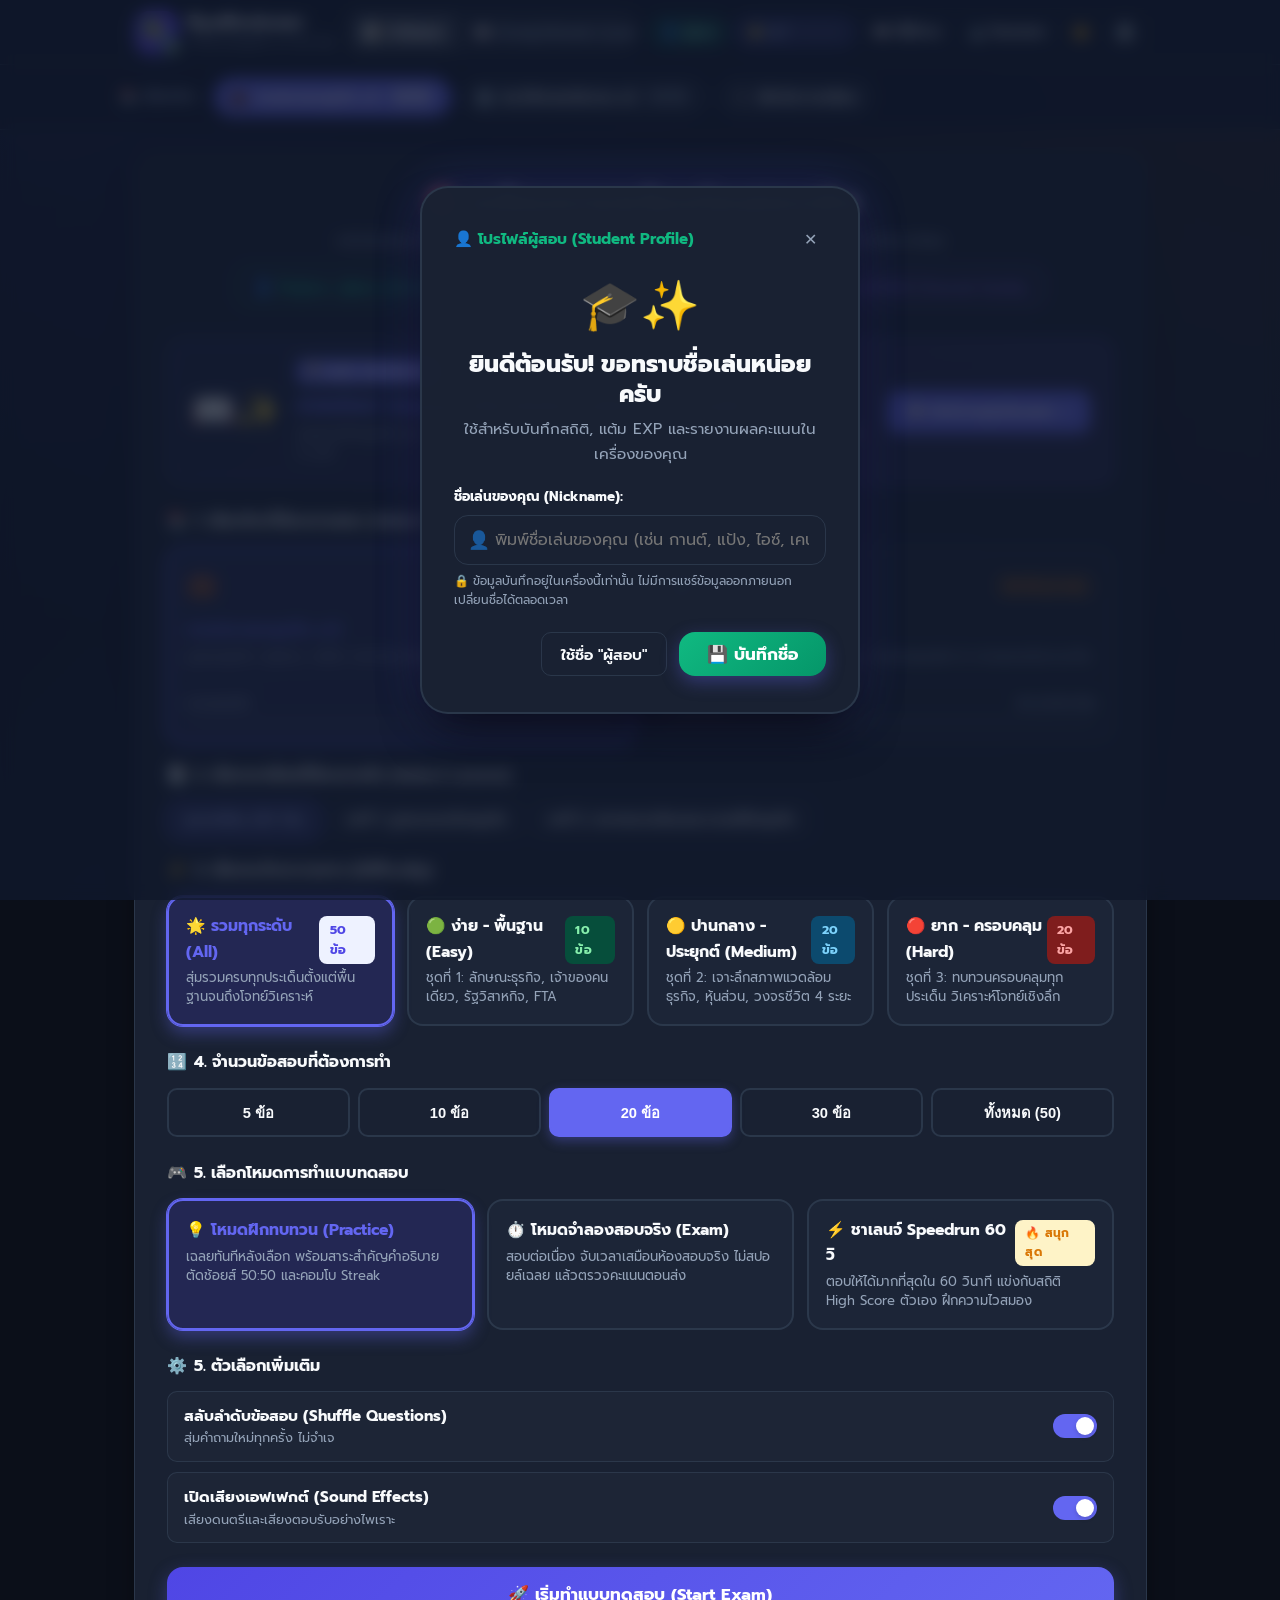
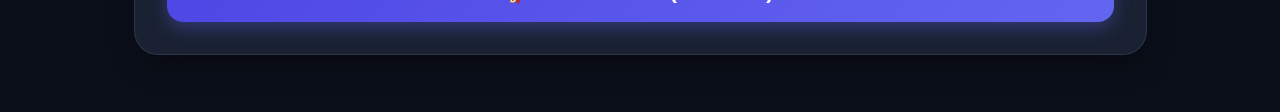
<file: exam_preview_widget.html>
<!DOCTYPE html>
<html lang="th" data-theme="dark">
<head>
  <meta charset="UTF-8">
  <meta name="viewport" content="width=device-width, initial-scale=1.0, maximum-scale=1.0, user-scalable=no">
  <title>RywReviewer - ระบบติวสอบทบทวน: การประกอบธุรกิจ ม.5 (คลังข้อสอบ 50 ข้อ)</title>
  
  <!-- SEO & Social Sharing (Open Graph for Netlify deployment) -->
  <meta name="title" content="RywReviewer - คลังข้อสอบทบทวน การประกอบธุรกิจ ม.5">
  <meta name="description" content="เว็บแอปพลิเคชันสำหรับติวและทบทวนข้อสอบวิชาการประกอบธุรกิจ ม.5 พร้อมระบบเฉลยละเอียด แฟลชการ์ด สรุปหัวใจสำคัญ และระบบทำซ้ำเฉพาะข้อที่ผิด">
  <meta property="og:type" content="website">
  <meta property="og:title" content="RywReviewer - คลังข้อสอบทบทวน การประกอบธุรกิจ ม.5">
  <meta property="og:description" content="ระบบติวเข้มก่อนสอบจริง 50 ข้อ เลือกระดับความยากได้ พร้อมโหมดจำลองสอบและแฟลชการ์ด">
  <meta property="og:image" content="ui_mockup_quiz.svg">
  <meta name="theme-color" content="#4f46e5">

  <!-- Optimized Google Fonts Loading -->
  <link rel="preconnect" href="https://fonts.googleapis.com">
  <link rel="preconnect" href="https://fonts.gstatic.com" crossorigin>
  <link href="https://fonts.googleapis.com/css2?family=Prompt:wght@400;600;700;800&family=Sarabun:wght@400;600&display=swap" rel="stylesheet">

  <style>
:root {
  --primary: #4f46e5;
  --primary-hover: #4338ca;
  --primary-light: #eef2ff;
  --primary-glow: rgba(79, 70, 229, 0.25);
  --success: #10b981;
  --success-bg: #ecfdf5;
  --danger: #ef4444;
  --danger-bg: #fef2f2;
  --warning: #f59e0b;
  --warning-bg: #fffbeb;
  --accent: #8b5cf6;
  --cute-pink: #ec4899;
  --cute-pink-bg: #fdf2f8;
  --bg-gradient: linear-gradient(135deg, #f8faff 0%, #eef2ff 50%, #fdf4f5 100%);
  --card-bg: rgba(255, 255, 255, 0.98);
  --card-border: rgba(226, 232, 240, 0.85);
  --text-main: #0f172a;
  --text-muted: #64748b;
  --shadow-sm: 0 2px 6px rgba(0, 0, 0, 0.04);
  --shadow-md: 0 10px 25px -5px rgba(15, 23, 42, 0.08), 0 4px 10px -2px rgba(15, 23, 42, 0.03);
  --shadow-lg: 0 20px 40px -10px rgba(15, 23, 42, 0.12);
  --radius-sm: 10px;
  --radius-md: 16px;
  --radius-lg: 24px;
}

[data-theme="dark"] {
  --primary: #6366f1;
  --primary-hover: #4f46e5;
  --primary-light: #1e1b4b;
  --primary-glow: rgba(99, 102, 241, 0.35);
  --success: #10b981;
  --success-bg: rgba(6, 78, 59, 0.35);
  --danger: #f87171;
  --danger-bg: rgba(69, 10, 10, 0.35);
  --warning: #fbbf24;
  --warning-bg: rgba(69, 26, 3, 0.35);
  --cute-pink: #f472b6;
  --cute-pink-bg: rgba(80, 7, 36, 0.35);
  --bg-gradient: linear-gradient(135deg, #090d16 0%, #0f172a 50%, #161a29 100%);
  --card-bg: rgba(26, 34, 52, 0.98);
  --card-border: rgba(51, 65, 85, 0.7);
  --text-main: #f8fafc;
  --text-muted: #94a3b8;
  --shadow-md: 0 12px 30px -8px rgba(0, 0, 0, 0.5);
  --shadow-lg: 0 24px 48px -12px rgba(0, 0, 0, 0.7);
}

* {
  box-sizing: border-box;
  margin: 0;
  padding: 0;
  -webkit-tap-highlight-color: transparent;
  touch-action: manipulation;
}

html, body {
  width: 100%;
  overflow-x: hidden;
}

body {
  font-family: 'Prompt', 'Sarabun', sans-serif;
  background: var(--bg-gradient);
  color: var(--text-main);
  min-height: 100vh;
  min-height: 100dvh;
  display: flex;
  flex-direction: column;
  line-height: 1.6;
  position: relative;
}

/* Confetti Canvas Layer - Hidden when idle to eliminate GPU layer overhead */
#confetti-canvas {
  position: fixed;
  inset: 0;
  pointer-events: none;
  z-index: 999;
  display: none;
}

/* Header & Top Bar - GPU-Optimized without heavy blur */
.app-header {
  position: sticky;
  top: 0;
  z-index: 60;
  background: rgba(255, 255, 255, 0.97);
  border-bottom: 1px solid var(--card-border);
  box-shadow: var(--shadow-sm);
  transition: background 0.2s ease, border-color 0.2s ease;
}

[data-theme="dark"] .app-header {
  background: rgba(15, 23, 42, 0.97);
}

.header-container {
  max-width: 1040px;
  margin: 0 auto;
  padding: 0.65rem 1rem;
  display: flex;
  align-items: center;
  justify-content: space-between;
  gap: 0.75rem;
}

.logo-group {
  display: flex;
  align-items: center;
  gap: 0.65rem;
  cursor: pointer;
  user-select: none;
  flex-shrink: 0;
  transition: transform 0.2s cubic-bezier(0.34, 1.56, 0.64, 1);
}

.logo-group:hover .logo-badge {
  transform: scale(1.08) rotate(-2deg);
}

.logo-badge {
  width: 42px;
  height: 42px;
  border-radius: 14px;
  display: flex;
  align-items: center;
  justify-content: center;
  position: relative;
  box-shadow: 0 4px 14px var(--primary-glow);
  transition: transform 0.25s cubic-bezier(0.34, 1.56, 0.64, 1);
  background: #6366f1;
}

.logo-badge .logo-img {
  width: 100%;
  height: 100%;
  object-fit: contain;
  border-radius: 14px;
  display: block;
}

.home-indicator-badge {
  position: absolute;
  bottom: -3px;
  right: -3px;
  background: #10b981;
  color: #fff;
  font-size: 0.65rem;
  width: 18px;
  height: 18px;
  border-radius: 50%;
  border: 2px solid var(--card-bg);
  display: flex;
  align-items: center;
  justify-content: center;
  box-shadow: 0 2px 6px rgba(0, 0, 0, 0.2);
  transition: transform 0.2s ease;
}

.logo-group:hover .home-indicator-badge {
  transform: scale(1.15);
}

.logo-title {
  font-size: 1.1rem;
  font-weight: 800;
  letter-spacing: -0.02em;
  line-height: 1.2;
}

.logo-subtitle {
  font-size: 0.72rem;
  color: var(--text-muted);
}

/* Nav Tabs - Horizontal scroll on mobile */
.nav-tabs {
  display: flex;
  align-items: center;
  gap: 0.3rem;
  background: rgba(0, 0, 0, 0.04);
  padding: 0.25rem;
  border-radius: 12px;
  overflow-x: auto;
  white-space: nowrap;
  -webkit-overflow-scrolling: touch;
  scrollbar-width: none;
}

.nav-tabs::-webkit-scrollbar {
  display: none;
}

[data-theme="dark"] .nav-tabs {
  background: rgba(255, 255, 255, 0.06);
}

.nav-tab-btn {
  background: transparent;
  border: none;
  font-family: inherit;
  font-size: 0.85rem;
  font-weight: 700;
  color: var(--text-muted);
  padding: 0.45rem 0.8rem;
  border-radius: 9px;
  cursor: pointer;
  display: inline-flex;
  align-items: center;
  gap: 0.35rem;
  transition: all 0.2s ease;
  flex-shrink: 0;
}

.nav-tab-btn:hover {
  color: var(--text-main);
}

.nav-tab-btn.active {
  background: var(--card-bg);
  color: var(--primary);
  box-shadow: 0 2px 8px rgba(0, 0, 0, 0.08);
}

[data-theme="dark"] .nav-tab-btn.active {
  background: rgba(255, 255, 255, 0.12);
  color: #fff;
}

.header-actions {
  display: flex;
  align-items: center;
  gap: 0.35rem;
  flex-shrink: 0;
}

.icon-btn {
  background: transparent;
  border: 1px solid var(--card-border);
  color: var(--text-muted);
  width: 38px;
  height: 38px;
  border-radius: 10px;
  display: flex;
  align-items: center;
  justify-content: center;
  cursor: pointer;
  transition: all 0.2s;
  font-size: 1rem;
}

.icon-btn:hover, .icon-btn:active {
  background: var(--card-border);
  color: var(--text-main);
  transform: translateY(-1px);
}

/* Home button inside Header/Upper Bar */
.btn-home-nav {
  background: rgba(99, 102, 241, 0.12);
  border: 1px solid rgba(99, 102, 241, 0.35);
  color: var(--primary);
  padding: 0.35rem 0.65rem;
  border-radius: 8px;
  font-size: 0.82rem;
  font-weight: 700;
  font-family: inherit;
  cursor: pointer;
  display: inline-flex;
  align-items: center;
  gap: 0.35rem;
  transition: all 0.2s;
  flex-shrink: 0;
}

[data-theme="dark"] .btn-home-nav {
  background: rgba(99, 102, 241, 0.22);
  border-color: rgba(99, 102, 241, 0.5);
  color: #c7d2fe;
}

.btn-home-nav:hover, .btn-home-nav:active {
  background: var(--primary);
  color: #ffffff;
  border-color: var(--primary);
  transform: translateY(-1px);
}

.btn-home-nav .upper-home-icon {
  width: 18px;
  height: 18px;
  border-radius: 4px;
  object-fit: contain;
}

/* Exit button inside Header/Upper Bar */
.btn-exit {
  background: rgba(239, 68, 68, 0.09);
  border: 1px solid rgba(239, 68, 68, 0.3);
  color: #dc2626;
  padding: 0.35rem 0.75rem;
  border-radius: 8px;
  font-size: 0.82rem;
  font-weight: 700;
  font-family: inherit;
  cursor: pointer;
  display: inline-flex;
  align-items: center;
  gap: 0.35rem;
  transition: all 0.2s;
  flex-shrink: 0;
}

[data-theme="dark"] .btn-exit {
  background: rgba(239, 68, 68, 0.18);
  color: #fca5a5;
  border-color: rgba(239, 68, 68, 0.4);
}

.btn-exit:hover, .btn-exit:active {
  background: #dc2626;
  color: #ffffff;
  border-color: #dc2626;
  transform: translateY(-1px);
}

/* Upper Live Stats Bar (Mobile Optimized) */
.upper-stats-bar {
  background: var(--card-bg);
  border-bottom: 1px solid var(--card-border);
  padding: 0.55rem 1rem;
  box-shadow: 0 2px 8px rgba(0, 0, 0, 0.03);
  position: sticky;
  top: 57px;
  z-index: 55;
}

.stats-container {
  max-width: 1040px;
  margin: 0 auto;
  display: flex;
  align-items: center;
  justify-content: space-between;
  gap: 0.5rem;
  flex-wrap: wrap;
}

.stat-pills {
  display: flex;
  align-items: center;
  gap: 0.35rem;
  flex-wrap: wrap;
}

.stat-pill {
  display: inline-flex;
  align-items: center;
  gap: 0.25rem;
  padding: 0.3rem 0.65rem;
  border-radius: 9999px;
  font-size: 0.8rem;
  font-weight: 700;
  letter-spacing: 0.01em;
  transition: transform 0.2s ease;
}

.stat-pill.correct {
  background: var(--success-bg);
  color: #059669;
  border: 1px solid rgba(16, 185, 129, 0.35);
}

[data-theme="dark"] .stat-pill.correct {
  color: #34d399;
}

.stat-pill.wrong {
  background: var(--danger-bg);
  color: #dc2626;
  border: 1px solid rgba(239, 68, 68, 0.35);
}

[data-theme="dark"] .stat-pill.wrong {
  color: #f87171;
}

.stat-pill.progress-info {
  background: var(--primary-light);
  color: var(--primary);
  border: 1px solid rgba(99, 102, 241, 0.3);
}

/* Streak Pill */
.streak-pill {
  background: linear-gradient(135deg, #ffedd5 0%, #fee2e2 100%);
  color: #c2410c;
  border: 1px solid #fdba74;
  padding: 0.3rem 0.65rem;
  border-radius: 9999px;
  font-size: 0.8rem;
  font-weight: 800;
  display: flex;
  align-items: center;
  gap: 0.25rem;
  animation: pulseFire 1.5s infinite;
}

[data-theme="dark"] .streak-pill {
  background: linear-gradient(135deg, #431407 0%, #450a0a 100%);
  color: #fb923c;
  border-color: #9a3412;
}

@keyframes pulseFire {
  0%, 100% { transform: scale(1); }
  50% { transform: scale(1.05); }
}

.progress-track {
  flex: 1;
  min-width: 110px;
  background: rgba(203, 213, 225, 0.4);
  height: 8px;
  border-radius: 9999px;
  overflow: hidden;
  position: relative;
}

.progress-fill {
  background: linear-gradient(90deg, #4f46e5, #06b6d4);
  height: 100%;
  width: 0%;
  border-radius: 9999px;
  transition: width 0.3s cubic-bezier(0.4, 0, 0.2, 1);
}

.timer-box {
  display: flex;
  align-items: center;
  gap: 0.35rem;
  font-family: monospace;
  font-size: 0.9rem;
  font-weight: 700;
  padding: 0.3rem 0.6rem;
  background: rgba(0, 0, 0, 0.04);
  border-radius: 8px;
  color: var(--text-main);
}

[data-theme="dark"] .timer-box {
  background: rgba(255, 255, 255, 0.06);
}

/* Main Content Area */
.app-main {
  flex: 1;
  max-width: 1040px;
  width: 100%;
  margin: 0 auto;
  padding: 1.25rem 0.85rem 3.5rem 0.85rem;
}

/* Cards */
.glass-card {
  background: var(--card-bg);
  border: 1px solid var(--card-border);
  border-radius: var(--radius-lg);
  box-shadow: var(--shadow-md);
  padding: 2rem;
  contain: paint;
}

/* Setup View */
.setup-hero {
  text-align: center;
  margin-bottom: 2rem;
}

.setup-hero h1 {
  font-size: 1.85rem;
  font-weight: 800;
  color: var(--text-main);
  letter-spacing: -0.02em;
  margin-bottom: 0.45rem;
  line-height: 1.3;
}

.setup-hero p {
  color: var(--text-muted);
  font-size: 0.98rem;
  max-width: 650px;
  margin: 0 auto;
}

.section-title {
  font-size: 1rem;
  font-weight: 700;
  color: var(--text-main);
  margin-bottom: 0.75rem;
  display: flex;
  align-items: center;
  gap: 0.45rem;
}

.config-grid {
  display: grid;
  grid-template-columns: repeat(auto-fit, minmax(210px, 1fr));
  gap: 0.85rem;
  margin-bottom: 1.5rem;
}

.option-card {
  border: 2px solid var(--card-border);
  border-radius: var(--radius-md);
  padding: 1.05rem;
  cursor: pointer;
  background: rgba(255, 255, 255, 0.6);
  transition: all 0.2s cubic-bezier(0.4, 0, 0.2, 1);
  display: flex;
  flex-direction: column;
  gap: 0.3rem;
  position: relative;
}

[data-theme="dark"] .option-card {
  background: rgba(30, 41, 59, 0.6);
}

.option-card:hover, .option-card:active {
  border-color: var(--primary);
  transform: translateY(-2px);
  box-shadow: var(--shadow-sm);
}

.option-card.active {
  border-color: var(--primary);
  background: var(--primary-light);
  box-shadow: 0 0 0 1px var(--primary), 0 8px 16px var(--primary-glow);
}

[data-theme="dark"] .option-card.active {
  background: rgba(79, 70, 229, 0.18);
}

.option-card-title {
  font-weight: 700;
  font-size: 0.98rem;
  color: var(--text-main);
  display: flex;
  align-items: center;
  justify-content: space-between;
}

.option-card.active .option-card-title {
  color: var(--primary);
}

.option-card-desc {
  font-size: 0.82rem;
  color: var(--text-muted);
  line-height: 1.45;
}

/* Number selector pills */
.number-pills {
  display: flex;
  gap: 0.5rem;
  flex-wrap: wrap;
  margin-bottom: 1.5rem;
}

.number-pill {
  flex: 1;
  min-width: 60px;
  text-align: center;
  padding: 0.7rem 0.45rem;
  border: 2px solid var(--card-border);
  border-radius: var(--radius-sm);
  background: transparent;
  cursor: pointer;
  font-weight: 700;
  font-size: 0.92rem;
  color: var(--text-main);
  transition: all 0.2s;
}

.number-pill:hover, .number-pill:active {
  border-color: var(--primary);
}

.number-pill.active {
  border-color: var(--primary);
  background: var(--primary);
  color: #fff;
  box-shadow: 0 4px 12px var(--primary-glow);
}

/* Toggle Switch Group */
.toggle-group {
  display: flex;
  flex-direction: column;
  gap: 0.65rem;
  margin-bottom: 1.5rem;
}

.toggle-row {
  display: flex;
  align-items: center;
  justify-content: space-between;
  padding: 0.75rem 1rem;
  border-radius: var(--radius-sm);
  background: rgba(0, 0, 0, 0.02);
  border: 1px solid var(--card-border);
}

[data-theme="dark"] .toggle-row {
  background: rgba(255, 255, 255, 0.02);
}

/* Switch UI */
.switch {
  position: relative;
  display: inline-block;
  width: 44px;
  height: 24px;
  flex-shrink: 0;
}

.switch input {
  opacity: 0;
  width: 0;
  height: 0;
}

.slider {
  position: absolute;
  cursor: pointer;
  top: 0;
  left: 0;
  right: 0;
  bottom: 0;
  background-color: #cbd5e1;
  transition: 0.3s;
  border-radius: 24px;
}

.slider:before {
  position: absolute;
  content: "";
  height: 18px;
  width: 18px;
  left: 3px;
  bottom: 3px;
  background-color: white;
  transition: 0.3s;
  border-radius: 50%;
  box-shadow: 0 2px 4px rgba(0, 0, 0, 0.15);
}

input:checked + .slider {
  background-color: var(--primary);
}

input:checked + .slider:before {
  transform: translateX(20px);
}

/* Primary Button */
.btn-primary {
  width: 100%;
  padding: 0.95rem 1.5rem;
  font-size: 1.05rem;
  font-weight: 700;
  font-family: inherit;
  color: #fff;
  background: linear-gradient(135deg, #4f46e5 0%, #6366f1 100%);
  border: none;
  border-radius: var(--radius-md);
  cursor: pointer;
  display: flex;
  align-items: center;
  justify-content: center;
  gap: 0.5rem;
  box-shadow: 0 6px 18px var(--primary-glow);
  transition: all 0.2s cubic-bezier(0.4, 0, 0.2, 1);
}

.btn-primary:hover:not(:disabled), .btn-primary:active:not(:disabled) {
  transform: translateY(-2px);
  box-shadow: 0 10px 25px var(--primary-glow);
}

.btn-primary:disabled, .btn-primary.disabled {
  opacity: 0.35 !important;
  cursor: not-allowed !important;
  box-shadow: none !important;
  transform: none !important;
  filter: grayscale(0.5);
}

.btn-secondary {
  padding: 0.65rem 1.15rem;
  font-size: 0.95rem;
  font-weight: 600;
  font-family: inherit;
  color: var(--text-main);
  background: transparent;
  border: 1px solid var(--card-border);
  border-radius: var(--radius-sm);
  cursor: pointer;
  display: inline-flex;
  align-items: center;
  gap: 0.4rem;
  transition: all 0.2s;
}

.btn-secondary:hover, .btn-secondary:active {
  background: var(--card-border);
  transform: translateY(-1px);
}

/* Question Toolbelt */
.question-toolbelt {
  display: flex;
  align-items: center;
  gap: 0.4rem;
  flex-wrap: wrap;
}

.tool-btn {
  background: rgba(0, 0, 0, 0.03);
  border: 1px solid var(--card-border);
  border-radius: 8px;
  padding: 0.35rem 0.6rem;
  font-size: 0.8rem;
  font-weight: 600;
  color: var(--text-muted);
  cursor: pointer;
  display: flex;
  align-items: center;
  gap: 0.3rem;
  transition: all 0.2s;
}

[data-theme="dark"] .tool-btn {
  background: rgba(255, 255, 255, 0.04);
}

.tool-btn:hover, .tool-btn:active {
  background: var(--card-border);
  color: var(--text-main);
}

.tool-btn.active {
  background: #fef3c7;
  color: #d97706;
  border-color: #f59e0b;
}

[data-theme="dark"] .tool-btn.active {
  background: #451a03;
  color: #fbbf24;
}

.question-header-row {
  display: flex;
  align-items: center;
  justify-content: space-between;
  margin-bottom: 1.15rem;
  flex-wrap: wrap;
  gap: 0.5rem;
}

.badge {
  display: inline-flex;
  align-items: center;
  padding: 0.25rem 0.65rem;
  border-radius: 8px;
  font-size: 0.78rem;
  font-weight: 700;
  letter-spacing: 0.02em;
}

.badge-easy {
  background: #dcfce7;
  color: #15803d;
}

.badge-normal {
  background: #e0f2fe;
  color: #0369a1;
}

.badge-hard {
  background: #fee2e2;
  color: #b91c1c;
}

[data-theme="dark"] .badge-easy {
  background: #064e3b;
  color: #86efac;
}

[data-theme="dark"] .badge-normal {
  background: #0c4a6e;
  color: #7dd3fc;
}

[data-theme="dark"] .badge-hard {
  background: #7f1d1d;
  color: #fca5a5;
}

.question-text {
  font-size: 1.25rem;
  font-weight: 700;
  line-height: 1.55;
  color: var(--text-main);
  margin-bottom: 1.5rem;
  word-break: break-word;
}

/* Choices list (Mobile Touch Friendly) */
.choices-grid {
  display: flex;
  flex-direction: column;
  gap: 0.8rem;
  margin-bottom: 1.5rem;
}

.choice-btn {
  display: flex;
  align-items: flex-start;
  gap: 0.85rem;
  width: 100%;
  min-height: 54px;
  padding: 0.95rem 1.15rem;
  background: rgba(255, 255, 255, 0.8);
  border: 2px solid var(--card-border);
  border-radius: var(--radius-md);
  cursor: pointer;
  font-family: inherit;
  font-size: 1.02rem;
  text-align: left;
  color: var(--text-main);
  transition: all 0.2s cubic-bezier(0.4, 0, 0.2, 1);
  position: relative;
  user-select: none;
}

[data-theme="dark"] .choice-btn {
  background: rgba(30, 41, 59, 0.8);
}

.choice-btn:hover:not(.disabled) {
  border-color: var(--primary);
  background: var(--primary-light);
  transform: translateX(4px);
}

.choice-btn:active:not(.disabled) {
  transform: scale(0.99);
}

.choice-key {
  width: 34px;
  height: 34px;
  flex-shrink: 0;
  border-radius: 9px;
  background: rgba(0, 0, 0, 0.05);
  display: flex;
  align-items: center;
  justify-content: center;
  font-weight: 800;
  font-size: 1rem;
  color: var(--text-muted);
  transition: all 0.2s;
}

[data-theme="dark"] .choice-key {
  background: rgba(255, 255, 255, 0.08);
}

.choice-text {
  flex: 1;
  padding-top: 3px;
  word-break: break-word;
  line-height: 1.5;
}

/* 50:50 Struck Out Choice */
.choice-btn.eliminated {
  opacity: 0.22;
  filter: grayscale(1);
  pointer-events: none;
  text-decoration: line-through;
}

/* Choice States */
.choice-btn.correct-choice {
  border-color: var(--success) !important;
  background: var(--success-bg) !important;
  color: #065f46 !important;
  box-shadow: 0 0 0 1px var(--success), 0 4px 14px rgba(16, 185, 129, 0.2);
  animation: bounceCorrect 0.35s ease;
}

[data-theme="dark"] .choice-btn.correct-choice {
  color: #6ee7b7 !important;
  background: rgba(6, 78, 59, 0.4) !important;
}

.choice-btn.correct-choice .choice-key {
  background: var(--success) !important;
  color: #fff !important;
}

.choice-btn.wrong-choice {
  border-color: var(--danger) !important;
  background: var(--danger-bg) !important;
  color: #991b1b !important;
  box-shadow: 0 0 0 1px var(--danger), 0 4px 14px rgba(239, 68, 68, 0.2);
  animation: shakeWrong 0.35s ease;
}

[data-theme="dark"] .choice-btn.wrong-choice {
  color: #fca5a5 !important;
  background: rgba(69, 10, 10, 0.4) !important;
}

.choice-btn.wrong-choice .choice-key {
  background: var(--danger) !important;
  color: #fff !important;
}

@keyframes bounceCorrect {
  0% { transform: scale(0.98); }
  50% { transform: scale(1.02); }
  100% { transform: scale(1); }
}

@keyframes shakeWrong {
  0%, 100% { transform: translateX(0); }
  25% { transform: translateX(-4px); }
  75% { transform: translateX(4px); }
}

/* Explanation Box (Highlighted & prominent) */
.explanation-box {
  margin-top: 1.25rem;
  padding: 1.25rem;
  border-radius: var(--radius-md);
  background: linear-gradient(135deg, rgba(238, 246, 255, 0.95) 0%, rgba(240, 249, 255, 0.95) 100%);
  border: 1px solid #bae6fd;
  border-left: 6px solid #0284c7;
  animation: slideDown 0.3s ease;
  box-shadow: 0 4px 12px rgba(2, 132, 199, 0.08);
}

[data-theme="dark"] .explanation-box {
  background: rgba(12, 74, 110, 0.3);
  border-color: rgba(56, 189, 248, 0.3);
  border-left-color: #38bdf8;
}

.explanation-title {
  font-weight: 800;
  font-size: 1.02rem;
  color: #0369a1;
  margin-bottom: 0.45rem;
  display: flex;
  align-items: center;
  justify-content: space-between;
  flex-wrap: wrap;
  gap: 0.5rem;
}

[data-theme="dark"] .explanation-title {
  color: #7dd3fc;
}

.explanation-text {
  font-size: 0.98rem;
  color: var(--text-main);
  line-height: 1.65;
}

/* Navigation Row & Hint */
.quiz-nav-row {
  display: flex;
  align-items: center;
  justify-content: space-between;
  margin-top: 1.5rem;
  gap: 0.75rem;
}

.nav-hint-text {
  text-align: center;
  margin-top: 0.6rem;
  font-size: 0.82rem;
  color: #f59e0b;
  font-weight: 700;
  animation: fadeIn 0.3s ease;
}

/* ================= STEP-BY-STEP ONBOARDING WIZARD ================= */
.wizard-modal-backdrop {
  position: fixed;
  inset: 0;
  background: rgba(15, 23, 42, 0.75);
  backdrop-filter: blur(8px);
  -webkit-backdrop-filter: blur(8px);
  z-index: 150;
  display: none;
  align-items: center;
  justify-content: center;
  padding: 1rem;
  opacity: 0;
  pointer-events: none;
  transition: opacity 0.25s ease;
}

.wizard-modal-backdrop.active {
  display: flex;
  opacity: 1;
  pointer-events: auto;
}

.wizard-card {
  background: var(--card-bg);
  border: 2px solid var(--card-border);
  border-radius: 28px;
  max-width: 540px;
  width: 100%;
  max-height: 92vh;
  max-height: 92dvh;
  overflow-y: auto;
  padding: 2.25rem 2rem;
  box-shadow: var(--shadow-lg), 0 0 50px rgba(79, 70, 229, 0.2);
  position: relative;
  transform: scale(0.92) translateY(20px);
  transition: transform 0.3s cubic-bezier(0.175, 0.885, 0.32, 1.275);
}

.wizard-modal-backdrop.active .wizard-card {
  transform: scale(1) translateY(0);
}

.wizard-header {
  text-align: center;
  margin-bottom: 1.5rem;
}

.wizard-mascot {
  font-size: 3rem;
  margin-bottom: 0.35rem;
}

.wizard-modal-backdrop.active .wizard-mascot {
  animation: cuteBounce 2.5s infinite;
}

.wizard-step-indicator {
  display: flex;
  align-items: center;
  justify-content: center;
  gap: 0.5rem;
  margin-bottom: 1.5rem;
}

.wizard-step-dot {
  width: 32px;
  height: 8px;
  border-radius: 4px;
  background: rgba(203, 213, 225, 0.5);
  transition: all 0.3s ease;
}

.wizard-step-dot.active {
  background: var(--primary);
  width: 48px;
  box-shadow: 0 2px 8px var(--primary-glow);
}

.wizard-step-content {
  display: none;
  animation: fadeIn 0.3s ease;
}

.wizard-step-content.active {
  display: block;
}

.wizard-nav-buttons {
  display: flex;
  align-items: center;
  justify-content: space-between;
  gap: 0.75rem;
  margin-top: 1.75rem;
  border-top: 1px solid var(--card-border);
  padding-top: 1.25rem;
}

/* Flashcards View (3D Flip) */
.flashcard-wrapper {
  perspective: 1200px;
  max-width: 680px;
  margin: 1.5rem auto;
  min-height: 320px;
  cursor: pointer;
}

.flashcard-inner {
  position: relative;
  width: 100%;
  min-height: 320px;
  text-align: center;
  transition: transform 0.6s cubic-bezier(0.4, 0, 0.2, 1);
  transform-style: preserve-3d;
}

.flashcard-wrapper.flipped .flashcard-inner {
  transform: rotateY(180deg);
}

.flashcard-front, .flashcard-back {
  position: absolute;
  inset: 0;
  -webkit-backface-visibility: hidden;
  backface-visibility: hidden;
  border-radius: var(--radius-lg);
  padding: 2.25rem 1.5rem;
  display: flex;
  flex-direction: column;
  justify-content: center;
  align-items: center;
  border: 2px solid var(--card-border);
  box-shadow: var(--shadow-lg);
  background: var(--card-bg);
}

.flashcard-back {
  transform: rotateY(180deg);
  background: linear-gradient(135deg, rgba(238, 242, 255, 0.9) 0%, rgba(245, 243, 255, 0.9) 100%);
  border-color: #c7d2fe;
}

[data-theme="dark"] .flashcard-back {
  background: linear-gradient(135deg, rgba(30, 27, 75, 0.9) 0%, rgba(46, 16, 101, 0.9) 100%);
  border-color: #4338ca;
}

/* Cheat Sheet Accordions */
.cheatsheet-grid {
  display: grid;
  grid-template-columns: 1fr;
  gap: 0.85rem;
  margin-top: 1.25rem;
}

.cheat-card {
  border: 1px solid var(--card-border);
  border-radius: var(--radius-md);
  background: rgba(255, 255, 255, 0.5);
  overflow: hidden;
  transition: all 0.2s;
}

[data-theme="dark"] .cheat-card {
  background: rgba(255, 255, 255, 0.02);
}

.cheat-card-header {
  padding: 1rem 1.15rem;
  cursor: pointer;
  display: flex;
  align-items: center;
  justify-content: space-between;
  font-weight: 700;
  background: rgba(0, 0, 0, 0.02);
}

.cheat-card-body {
  padding: 1.15rem;
  border-top: 1px solid var(--card-border);
  font-size: 0.95rem;
  line-height: 1.65;
}

/* Results Screen */
.result-header {
  text-align: center;
  margin-bottom: 2rem;
}

.score-circle-wrapper {
  position: relative;
  width: 160px;
  height: 160px;
  margin: 0 auto 1.5rem auto;
}

.score-circle-svg {
  transform: rotate(-90deg);
  width: 100%;
  height: 100%;
}

.score-circle-bg {
  fill: none;
  stroke: rgba(203, 213, 225, 0.3);
  stroke-width: 11;
}

.score-circle-progress {
  fill: none;
  stroke: var(--primary);
  stroke-width: 11;
  stroke-linecap: round;
  stroke-dasharray: 440;
  stroke-dashoffset: 440;
  transition: stroke-dashoffset 1.2s cubic-bezier(0.4, 0, 0.2, 1);
}

.score-text-inner {
  position: absolute;
  inset: 0;
  display: flex;
  flex-direction: column;
  align-items: center;
  justify-content: center;
}

.score-big {
  font-size: 2.25rem;
  font-weight: 800;
  color: var(--text-main);
  line-height: 1;
}

.score-sub {
  font-size: 0.88rem;
  font-weight: 700;
  color: var(--text-muted);
}

.metrics-grid {
  display: grid;
  grid-template-columns: repeat(auto-fit, minmax(130px, 1fr));
  gap: 0.75rem;
  margin-bottom: 1.75rem;
}

.metric-card {
  background: rgba(0, 0, 0, 0.02);
  border: 1px solid var(--card-border);
  border-radius: var(--radius-md);
  padding: 1rem 0.75rem;
  text-align: center;
}

[data-theme="dark"] .metric-card {
  background: rgba(255, 255, 255, 0.03);
}

.metric-val {
  font-size: 1.5rem;
  font-weight: 800;
  color: var(--text-main);
}

.metric-val.green { color: #059669; }
[data-theme="dark"] .metric-val.green { color: #34d399; }
.metric-val.red { color: #dc2626; }
[data-theme="dark"] .metric-val.red { color: #f87171; }

.metric-label {
  font-size: 0.78rem;
  color: var(--text-muted);
  margin-top: 0.2rem;
}

/* Action Button Cluster */
.action-cluster {
  display: flex;
  flex-direction: column;
  gap: 0.75rem;
  margin-bottom: 2rem;
}

.btn-retry-wrong {
  background: linear-gradient(135deg, #f59e0b 0%, #d97706 100%);
  color: #fff;
  border: none;
  padding: 0.95rem 1.4rem;
  border-radius: var(--radius-md);
  font-size: 1.05rem;
  font-weight: 700;
  cursor: pointer;
  display: flex;
  align-items: center;
  justify-content: center;
  gap: 0.55rem;
  box-shadow: 0 6px 18px rgba(245, 158, 11, 0.35);
  transition: all 0.2s;
}

.btn-retry-wrong:hover, .btn-retry-wrong:active {
  transform: translateY(-2px);
  box-shadow: 0 8px 24px rgba(245, 158, 11, 0.45);
}

.btn-row {
  display: flex;
  gap: 0.75rem;
}

.btn-row > * {
  flex: 1;
}

/* ================= CUTE POPUP MODALS ================= */
.cute-modal-backdrop {
  position: fixed;
  inset: 0;
  background: rgba(15, 23, 42, 0.68);
  backdrop-filter: blur(8px);
  -webkit-backdrop-filter: blur(8px);
  z-index: 120;
  display: none;
  align-items: center;
  justify-content: center;
  padding: 1rem;
  opacity: 0;
  pointer-events: none;
  transition: opacity 0.25s cubic-bezier(0.4, 0, 0.2, 1);
}

.cute-modal-backdrop.active {
  display: flex;
  opacity: 1;
  pointer-events: auto;
}

.cute-modal-card {
  background: var(--card-bg);
  border: 2px solid var(--card-border);
  border-radius: 28px;
  max-width: 460px;
  width: 100%;
  max-height: 90vh;
  max-height: 90dvh;
  overflow-y: auto;
  padding: 2.25rem 1.75rem 1.75rem 1.75rem;
  box-shadow: var(--shadow-lg), 0 0 40px rgba(79, 70, 229, 0.15);
  text-align: center;
  position: relative;
  transform: scale(0.9) translateY(20px);
  transition: transform 0.3s cubic-bezier(0.175, 0.885, 0.32, 1.275);
}

.cute-modal-backdrop.active .cute-modal-card {
  transform: scale(1) translateY(0);
}

.cute-mascot-badge {
  width: 84px;
  height: 84px;
  border-radius: 50%;
  margin: -60px auto 1rem auto;
  display: flex;
  align-items: center;
  justify-content: center;
  font-size: 2.75rem;
  box-shadow: 0 10px 25px rgba(0, 0, 0, 0.15);
}

.cute-modal-backdrop.active .cute-mascot-badge {
  animation: cuteBounce 2s infinite ease-in-out;
}

.cute-modal-card.high-score .cute-mascot-badge {
  background: linear-gradient(135deg, #fef08a 0%, #facc15 100%);
  border: 4px solid #fff;
}

.cute-modal-card.low-score .cute-mascot-badge {
  background: linear-gradient(135deg, #fed7aa 0%, #fb923c 100%);
  border: 4px solid #fff;
}

.cute-modal-card.exit-confirm .cute-mascot-badge {
  background: linear-gradient(135deg, #fecaca 0%, #f87171 100%);
  border: 4px solid #fff;
}

@keyframes cuteBounce {
  0%, 100% { transform: translateY(0) scale(1); }
  50% { transform: translateY(-8px) scale(1.05); }
}

.cute-modal-title {
  font-size: 1.45rem;
  font-weight: 800;
  color: var(--text-main);
  margin-bottom: 0.45rem;
  line-height: 1.3;
}

.cute-modal-desc {
  font-size: 0.95rem;
  color: var(--text-muted);
  line-height: 1.6;
  margin-bottom: 1.25rem;
}

.cute-modal-score-pill {
  display: inline-flex;
  align-items: center;
  gap: 0.45rem;
  padding: 0.35rem 1rem;
  border-radius: 9999px;
  font-size: 1.05rem;
  font-weight: 800;
  margin-bottom: 1.15rem;
}

.cute-modal-score-pill.high {
  background: #ecfdf5;
  color: #059669;
  border: 1px solid #10b981;
}

.cute-modal-score-pill.low {
  background: #fff7ed;
  color: #c2410c;
  border: 1px solid #f97316;
}

.cute-modal-actions {
  display: flex;
  flex-direction: column;
  gap: 0.6rem;
}

/* ================= TUTORIAL MODAL ================= */
.tutorial-modal-card {
  max-width: 640px;
  text-align: left;
  padding: 1.75rem 1.5rem 1.5rem 1.5rem;
  position: relative;
}

.modal-close-corner {
  position: absolute;
  top: 1rem;
  right: 1rem;
  background: rgba(0, 0, 0, 0.06);
  border: none;
  width: 32px;
  height: 32px;
  border-radius: 50%;
  font-size: 1rem;
  font-weight: 700;
  color: var(--text-muted);
  cursor: pointer;
  display: flex;
  align-items: center;
  justify-content: center;
  transition: all 0.2s;
  z-index: 10;
}

[data-theme="dark"] .modal-close-corner {
  background: rgba(255, 255, 255, 0.1);
}

.modal-close-corner:hover {
  background: #ef4444;
  color: #fff;
  transform: scale(1.1);
}

.tutorial-header {
  text-align: center;
  margin-bottom: 0.85rem;
}

.tutorial-badge-icon {
  width: 58px;
  height: 58px;
  margin: -45px auto 0.4rem auto;
  border-radius: 16px;
  box-shadow: 0 8px 24px rgba(99, 102, 241, 0.35);
  border: 3px solid #fff;
  background: #6366f1;
  display: flex;
  align-items: center;
  justify-content: center;
}

.tutorial-logo-img {
  width: 100%;
  height: 100%;
  border-radius: 14px;
}

.tutorial-nav-tabs {
  display: flex;
  gap: 0.35rem;
  overflow-x: auto;
  white-space: nowrap;
  padding-bottom: 0.5rem;
  margin-bottom: 0.85rem;
  scrollbar-width: none;
  -webkit-overflow-scrolling: touch;
}

.tutorial-nav-tabs::-webkit-scrollbar {
  display: none;
}

.tutorial-tab-btn {
  background: rgba(0, 0, 0, 0.05);
  border: 1px solid var(--card-border);
  border-radius: 10px;
  padding: 0.4rem 0.75rem;
  font-size: 0.8rem;
  font-weight: 700;
  font-family: inherit;
  color: var(--text-muted);
  cursor: pointer;
  transition: all 0.2s;
  flex-shrink: 0;
}

[data-theme="dark"] .tutorial-tab-btn {
  background: rgba(255, 255, 255, 0.06);
}

.tutorial-tab-btn.active {
  background: var(--primary);
  color: #fff;
  border-color: var(--primary);
  box-shadow: 0 3px 10px var(--primary-glow);
}

.tutorial-body {
  min-height: 220px;
}

.tutorial-step-pane {
  display: none;
  animation: fadeInPane 0.25s ease;
}

.tutorial-step-pane.active {
  display: block;
}

@keyframes fadeInPane {
  from { opacity: 0; transform: translateY(6px); }
  to { opacity: 1; transform: translateY(0); }
}

.tutorial-card-box {
  background: rgba(0, 0, 0, 0.02);
  border: 1px solid var(--card-border);
  border-radius: 16px;
  padding: 1.15rem;
}

[data-theme="dark"] .tutorial-card-box {
  background: rgba(255, 255, 255, 0.03);
}

.tutorial-card-box h4 {
  font-size: 1.05rem;
  font-weight: 800;
  margin-bottom: 0.65rem;
  color: var(--text-main);
}

.tutorial-card-box p {
  font-size: 0.88rem;
  color: var(--text-muted);
  line-height: 1.55;
  margin-bottom: 0.65rem;
}

.tutorial-list {
  padding-left: 1.2rem;
  font-size: 0.86rem;
  line-height: 1.6;
  color: var(--text-main);
  margin-bottom: 0.65rem;
}

.tutorial-list li {
  margin-bottom: 0.4rem;
}

.tutorial-tip {
  background: #fef3c7;
  border-left: 4px solid #f59e0b;
  padding: 0.6rem 0.85rem;
  border-radius: 0 10px 10px 0;
  font-size: 0.82rem;
  color: #92400e;
  line-height: 1.45;
}

[data-theme="dark"] .tutorial-tip {
  background: rgba(146, 64, 14, 0.25);
  color: #fde68a;
  border-left-color: #f59e0b;
}

.highlight-home-box {
  border: 2px solid var(--primary);
  background: rgba(79, 70, 229, 0.04);
}

[data-theme="dark"] .highlight-home-box {
  background: rgba(79, 70, 229, 0.12);
}

.home-icon-spotlight {
  flex-shrink: 0;
  transition: transform 0.2s ease;
}

/* Palette Drawer (Quick navigation grid) */
.palette-modal {
  position: fixed;
  inset: 0;
  background: rgba(0, 0, 0, 0.5);
  backdrop-filter: blur(6px);
  z-index: 100;
  display: none;
  align-items: center;
  justify-content: center;
  padding: 1rem;
  opacity: 0;
  pointer-events: none;
  transition: opacity 0.2s ease;
}

.palette-modal.active {
  display: flex;
  opacity: 1;
  pointer-events: auto;
}

.palette-card {
  background: var(--card-bg);
  border: 1px solid var(--card-border);
  border-radius: var(--radius-lg);
  max-width: 520px;
  width: 100%;
  max-height: 82vh;
  overflow-y: auto;
  padding: 1.5rem;
  box-shadow: var(--shadow-lg);
}

.palette-grid {
  display: grid;
  grid-template-columns: repeat(auto-fill, minmax(42px, 1fr));
  gap: 0.5rem;
  margin: 1.15rem 0;
}

.palette-item {
  width: 42px;
  height: 42px;
  border-radius: 10px;
  border: 1px solid var(--card-border);
  background: rgba(0, 0, 0, 0.02);
  display: flex;
  align-items: center;
  justify-content: center;
  font-weight: 700;
  font-size: 0.88rem;
  cursor: pointer;
  transition: all 0.2s;
  color: var(--text-main);
  position: relative;
}

.palette-item.current {
  border-color: var(--primary);
  box-shadow: 0 0 0 2px var(--primary);
}

.palette-item.answered-correct {
  background: var(--success);
  color: #fff;
  border-color: var(--success);
}

.palette-item.answered-wrong {
  background: var(--danger);
  color: #fff;
  border-color: var(--danger);
}

.palette-item.answered {
  background: var(--primary);
  color: #fff;
  border-color: var(--primary);
}

.palette-item.bookmarked:after {
  content: "★";
  position: absolute;
  top: 1px;
  right: 2px;
  font-size: 9px;
  color: #f59e0b;
}

/* Animations */
@keyframes fadeIn {
  from { opacity: 0; transform: translateY(6px); }
  to { opacity: 1; transform: translateY(0); }
}

@keyframes slideDown {
  from { opacity: 0; transform: translateY(-10px); }
  to { opacity: 1; transform: translateY(0); }
}

/* ================= ULTRA MOBILE RESPONSIVENESS ================= */
@media (max-width: 640px) {
  .header-container {
    padding: 0.45rem 0.75rem;
    flex-wrap: wrap;
    gap: 0.4rem;
  }

  .logo-title {
    font-size: 0.98rem;
  }

  .logo-badge {
    width: 36px;
    height: 36px;
    border-radius: 10px;
  }

  .home-indicator-badge {
    width: 15px;
    height: 15px;
    font-size: 0.55rem;
    bottom: -2px;
    right: -2px;
  }

  .btn-home-nav {
    padding: 0.25rem 0.45rem;
    font-size: 0.74rem;
    gap: 0.2rem;
  }

  .btn-home-nav .upper-home-icon {
    width: 15px;
    height: 15px;
  }

  .tutorial-modal-card {
    padding: 1.25rem 0.9rem 1rem 0.9rem;
    border-radius: 20px;
  }

  .tutorial-card-box {
    padding: 0.95rem 0.75rem;
  }

  .nav-tabs {
    order: 3;
    width: 100%;
    padding: 0.2rem;
    gap: 0.2rem;
  }

  .nav-tab-btn {
    font-size: 0.78rem;
    padding: 0.35rem 0.6rem;
  }

  .upper-stats-bar {
    top: 94px;
    padding: 0.45rem 0.75rem;
  }

  .stats-container {
    gap: 0.35rem;
  }

  .stat-pill {
    font-size: 0.75rem;
    padding: 0.25rem 0.5rem;
  }

  .app-main {
    padding: 1rem 0.65rem 3.5rem 0.65rem;
  }

  .glass-card {
    padding: 1.25rem 1rem;
    border-radius: 18px;
  }

  .setup-hero h1 {
    font-size: 1.45rem;
  }

  .setup-hero p {
    font-size: 0.88rem;
  }

  .config-grid {
    grid-template-columns: 1fr;
    gap: 0.65rem;
  }

  .option-card {
    padding: 0.85rem;
  }

  .question-text {
    font-size: 1.1rem;
    margin-bottom: 1.15rem;
  }

  .choice-btn {
    padding: 0.8rem 0.95rem;
    font-size: 0.96rem;
    min-height: 48px;
    gap: 0.75rem;
  }

  .choice-key {
    width: 30px;
    height: 30px;
    font-size: 0.9rem;
    border-radius: 8px;
  }

  .explanation-box {
    padding: 1rem;
  }

  .explanation-title {
    font-size: 0.95rem;
  }

  .explanation-text {
    font-size: 0.92rem;
  }

  .quiz-nav-row {
    flex-direction: row;
    gap: 0.5rem;
  }

  #btn-prev {
    flex: 1;
    justify-content: center;
    padding: 0.75rem 0.5rem;
    font-size: 0.88rem;
  }

  #btn-next, #btn-finish {
    flex: 2;
    justify-content: center;
    padding: 0.75rem 0.5rem;
    font-size: 0.95rem;
  }

  .btn-row {
    flex-direction: column;
  }

  .cute-modal-card, .wizard-card {
    padding: 2rem 1.15rem 1.5rem 1.15rem;
    border-radius: 22px;
  }

  .cute-mascot-badge {
    width: 72px;
    height: 72px;
    font-size: 2.25rem;
    margin-top: -55px;
  }

  .cute-modal-title {
    font-size: 1.25rem;
  }

  .cute-modal-desc {
    font-size: 0.88rem;
  }

  .flashcard-wrapper, .flashcard-inner {
    min-height: 290px;
  }

  .flashcard-front, .flashcard-back {
    padding: 1.75rem 1.15rem;
  }

  #flashcard-question {
    font-size: 1.15rem;
  }

  .study-banner-inner {
    flex-direction: column;
    text-align: center;
    gap: 0.75rem;
  }

  .study-banner-title {
    justify-content: center;
  }

  .learn-grid-2 {
    grid-template-columns: 1fr;
  }

  .learn-strategy-grid {
    grid-template-columns: 1fr;
  }

  .learn-header-title {
    font-size: 1.45rem;
  }

  .learn-chapter-card {
    padding: 1.15rem 0.9rem;
  }
}

/* ================= STUDY BEFORE TEST BANNER ================= */
.study-before-test-banner {
  background: linear-gradient(135deg, rgba(99, 102, 241, 0.08) 0%, rgba(139, 92, 246, 0.12) 100%);
  border: 2px dashed rgba(99, 102, 241, 0.4);
  border-radius: var(--radius-md);
  padding: 1.15rem 1.35rem;
  margin: 1.25rem 0 1.5rem 0;
  cursor: pointer;
  transition: all 0.25s cubic-bezier(0.34, 1.56, 0.64, 1);
  position: relative;
  overflow: hidden;
}

.study-before-test-banner:hover {
  transform: translateY(-2px);
  border-color: var(--primary);
  background: linear-gradient(135deg, rgba(99, 102, 241, 0.14) 0%, rgba(139, 92, 246, 0.18) 100%);
  box-shadow: 0 8px 24px rgba(99, 102, 241, 0.18);
}

.study-banner-badge {
  display: inline-block;
  background: var(--primary);
  color: #fff;
  font-size: 0.72rem;
  font-weight: 800;
  padding: 0.2rem 0.6rem;
  border-radius: 6px;
  margin-bottom: 0.5rem;
  letter-spacing: 0.02em;
}

.study-banner-inner {
  display: flex;
  align-items: center;
  justify-content: space-between;
  gap: 1rem;
}

.study-banner-icon {
  font-size: 2.25rem;
  flex-shrink: 0;
  transition: transform 0.2s ease;
}

.study-before-test-banner:hover .study-banner-icon {
  transform: scale(1.1);
}

.study-banner-text {
  flex: 1;
}

.study-banner-title {
  font-size: 1.1rem;
  font-weight: 800;
  color: var(--primary);
  margin-bottom: 0.25rem;
  display: flex;
  align-items: center;
  gap: 0.4rem;
}

.study-banner-desc {
  font-size: 0.88rem;
  color: var(--text-muted);
  line-height: 1.45;
}

.btn-study-now {
  background: var(--primary);
  color: #fff;
  border: none;
  padding: 0.65rem 1.15rem;
  border-radius: 10px;
  font-size: 0.88rem;
  font-weight: 700;
  font-family: inherit;
  cursor: pointer;
  white-space: nowrap;
  box-shadow: 0 4px 12px var(--primary-glow);
  transition: all 0.2s;
  flex-shrink: 0;
}

.btn-study-now:hover {
  transform: scale(1.05);
}

/* ================= TAB LEARN (อ่านสรุปก่อนสอบ) ================= */
.learn-header-card {
  text-align: center;
  margin-bottom: 2rem;
  padding-bottom: 1.5rem;
  border-bottom: 1px solid var(--card-border);
}

.learn-header-badge {
  display: inline-block;
  background: rgba(99, 102, 241, 0.12);
  color: var(--primary);
  font-size: 0.82rem;
  font-weight: 800;
  padding: 0.35rem 0.85rem;
  border-radius: 9999px;
  margin-bottom: 0.5rem;
}

.learn-header-title {
  font-size: 1.85rem;
  font-weight: 800;
  letter-spacing: -0.02em;
  margin-bottom: 0.45rem;
  color: var(--text-main);
}

.learn-header-sub {
  font-size: 0.95rem;
  color: var(--text-muted);
  max-width: 680px;
  margin: 0 auto 1.25rem auto;
  line-height: 1.55;
}

.learn-filter-pills {
  display: flex;
  gap: 0.5rem;
  justify-content: flex-start;
  flex-wrap: wrap;
  margin-bottom: 1rem;
}

.learn-filter-btn {
  background: rgba(0, 0, 0, 0.04);
  border: 1px solid var(--card-border);
  border-radius: 20px;
  padding: 0.45rem 1rem;
  font-size: 0.88rem;
  font-weight: 700;
  font-family: inherit;
  color: var(--text-muted);
  cursor: pointer;
  transition: all 0.2s;
}

[data-theme="dark"] .learn-filter-btn {
  background: rgba(255, 255, 255, 0.05);
}

.learn-filter-btn:hover {
  color: var(--text-main);
  border-color: var(--primary);
}

.learn-filter-btn.active {
  background: var(--primary);
  color: #fff;
  border-color: var(--primary);
  box-shadow: 0 4px 12px var(--primary-glow);
}

.learn-search-bar {
  max-width: 520px;
  margin: 0 auto;
  display: flex;
  align-items: center;
  gap: 0.5rem;
  background: rgba(0, 0, 0, 0.03);
  border: 2px solid var(--card-border);
  border-radius: 14px;
  padding: 0.5rem 1rem;
  transition: border-color 0.2s;
}

[data-theme="dark"] .learn-search-bar {
  background: rgba(255, 255, 255, 0.04);
}

.learn-search-bar:focus-within {
  border-color: var(--primary);
}

.learn-search-bar input {
  flex: 1;
  background: transparent;
  border: none;
  font-family: inherit;
  font-size: 0.95rem;
  color: var(--text-main);
  outline: none;
}

/* Chapter Cards */
.learn-chapter-card {
  background: var(--card-bg);
  border: 1px solid var(--card-border);
  border-radius: 20px;
  padding: 1.75rem;
  margin-bottom: 1.75rem;
  box-shadow: var(--shadow-sm);
  transition: all 0.25s;
}

.learn-chapter-card:hover {
  box-shadow: var(--shadow-md);
  border-color: rgba(99, 102, 241, 0.4);
}

.learn-chapter-badge {
  display: inline-flex;
  align-items: center;
  gap: 0.35rem;
  background: linear-gradient(135deg, #6366f1 0%, #4f46e5 100%);
  color: #fff;
  font-size: 0.8rem;
  font-weight: 800;
  padding: 0.3rem 0.85rem;
  border-radius: 8px;
  margin-bottom: 0.75rem;
}

.learn-chapter-title {
  font-size: 1.45rem;
  font-weight: 800;
  margin-bottom: 0.5rem;
  color: var(--text-main);
}

.learn-def-box {
  background: rgba(99, 102, 241, 0.06);
  border-left: 4px solid var(--primary);
  border-radius: 0 12px 12px 0;
  padding: 0.9rem 1.15rem;
  font-size: 0.95rem;
  line-height: 1.6;
  color: var(--text-main);
  margin-bottom: 1.25rem;
}

[data-theme="dark"] .learn-def-box {
  background: rgba(99, 102, 241, 0.15);
}

.learn-section-subtitle {
  font-size: 1.15rem;
  font-weight: 800;
  color: var(--primary);
  margin: 1.5rem 0 0.85rem 0;
  display: flex;
  align-items: center;
  gap: 0.4rem;
}

/* Responsive Comparison Tables */
.learn-table-responsive {
  width: 100%;
  overflow-x: auto;
  -webkit-overflow-scrolling: touch;
  margin-bottom: 1.25rem;
  border-radius: 12px;
  border: 1px solid var(--card-border);
}

.learn-table {
  width: 100%;
  border-collapse: collapse;
  font-size: 0.92rem;
  text-align: left;
  min-width: 580px;
}

.learn-table th {
  background: rgba(99, 102, 241, 0.1);
  color: var(--primary);
  font-weight: 800;
  padding: 0.75rem 1rem;
  border-bottom: 2px solid var(--card-border);
  white-space: nowrap;
}

[data-theme="dark"] .learn-table th {
  background: rgba(99, 102, 241, 0.2);
  color: #c7d2fe;
}

.learn-table td {
  padding: 0.75rem 1rem;
  border-bottom: 1px solid var(--card-border);
  color: var(--text-main);
  line-height: 1.5;
  vertical-align: top;
}

.learn-table tr:last-child td {
  border-bottom: none;
}

.learn-table tr:nth-child(even) td {
  background: rgba(0, 0, 0, 0.015);
}

[data-theme="dark"] .learn-table tr:nth-child(even) td {
  background: rgba(255, 255, 255, 0.02);
}

/* Internal vs External 2-col Grid */
.learn-grid-2 {
  display: grid;
  grid-template-columns: 1fr 1fr;
  gap: 1rem;
  margin-bottom: 1.25rem;
}

.learn-box-internal {
  background: rgba(14, 165, 233, 0.06);
  border: 1px solid rgba(14, 165, 233, 0.3);
  border-radius: 14px;
  padding: 1.15rem;
}

.learn-box-external {
  background: rgba(249, 115, 22, 0.06);
  border: 1px solid rgba(249, 115, 22, 0.3);
  border-radius: 14px;
  padding: 1.15rem;
}

[data-theme="dark"] .learn-box-internal {
  background: rgba(14, 165, 233, 0.12);
}

[data-theme="dark"] .learn-box-external {
  background: rgba(249, 115, 22, 0.12);
}

.learn-factor-title {
  font-weight: 800;
  font-size: 1.02rem;
  margin-bottom: 0.65rem;
  display: flex;
  align-items: center;
  justify-content: space-between;
}

.learn-factor-list {
  list-style: none;
  padding: 0;
  margin: 0;
}

.learn-factor-list li {
  padding: 0.35rem 0;
  font-size: 0.88rem;
  line-height: 1.5;
  border-bottom: 1px dashed rgba(0, 0, 0, 0.06);
}

[data-theme="dark"] .learn-factor-list li {
  border-bottom-color: rgba(255, 255, 255, 0.06);
}

.learn-factor-list li:last-child {
  border-bottom: none;
}

/* Exam Tip Alert */
.learn-tip-box {
  background: linear-gradient(135deg, #fffbeb 0%, #fef3c7 100%);
  border: 2px solid #f59e0b;
  border-radius: 14px;
  padding: 1rem 1.25rem;
  margin-bottom: 1.25rem;
  color: #78350f;
  box-shadow: 0 4px 15px rgba(245, 158, 11, 0.15);
}

[data-theme="dark"] .learn-tip-box {
  background: linear-gradient(135deg, rgba(146, 64, 14, 0.25) 0%, rgba(180, 83, 9, 0.2) 100%);
  border-color: #f59e0b;
  color: #fef3c7;
}

.learn-tip-title {
  font-weight: 800;
  font-size: 1rem;
  margin-bottom: 0.45rem;
  display: flex;
  align-items: center;
  gap: 0.4rem;
}

/* Strategy Grid */
.learn-strategy-grid {
  display: grid;
  grid-template-columns: repeat(auto-fit, minmax(240px, 1fr));
  gap: 0.85rem;
  margin-bottom: 1.25rem;
}

.learn-strategy-card {
  background: rgba(0, 0, 0, 0.02);
  border: 1px solid var(--card-border);
  border-radius: 14px;
  padding: 1rem;
  transition: all 0.2s;
}

[data-theme="dark"] .learn-strategy-card {
  background: rgba(255, 255, 255, 0.03);
}

.learn-strategy-card:hover {
  border-color: var(--primary);
  transform: translateY(-2px);
}

.learn-strategy-card h5 {
  font-size: 0.95rem;
  font-weight: 800;
  margin-bottom: 0.4rem;
  color: var(--primary);
}

.learn-strategy-card p {
  font-size: 0.86rem;
  color: var(--text-muted);
  line-height: 1.5;
}

/* CTA Box */
.learn-cta-box {
  text-align: center;
  background: linear-gradient(135deg, rgba(99, 102, 241, 0.1) 0%, rgba(16, 185, 129, 0.1) 100%);
  border: 2px solid var(--primary);
  border-radius: 20px;
  padding: 2rem 1.5rem;
  margin-top: 2rem;
}

.learn-cta-box h3 {
  font-size: 1.35rem;
  font-weight: 800;
  margin-bottom: 0.5rem;
}

.learn-cta-box p {
  font-size: 0.92rem;
  color: var(--text-muted);
  margin-bottom: 1.25rem;
}

/* ==========================================================================
   MULTI-SUBJECT & LESSON SELECTOR STYLES (Fixed & Polished)
   ========================================================================== */
.subject-bar-wrapper {
  background: var(--card-bg);
  border-bottom: 1px solid var(--card-border);
  padding: 0.55rem 1rem;
  box-shadow: 0 1px 3px rgba(0, 0, 0, 0.03);
  position: relative;
  z-index: 55;
  transition: background 0.2s ease, border-color 0.2s ease;
}

[data-theme="dark"] .subject-bar-wrapper {
  background: rgba(15, 23, 42, 0.95);
  border-bottom-color: var(--card-border);
}

.subject-bar-container {
  max-width: 1040px;
  margin: 0 auto;
  display: flex;
  align-items: center;
  justify-content: flex-start;
  gap: 0.85rem;
}

.subject-bar-label {
  display: flex;
  align-items: center;
  gap: 0.4rem;
  font-size: 0.85rem;
  font-weight: 700;
  color: var(--text-muted);
  white-space: nowrap;
}

.subject-pills-list {
  display: flex;
  align-items: center;
  gap: 0.55rem;
  overflow-x: auto;
  padding: 4px 2px;
  -webkit-overflow-scrolling: touch;
  scrollbar-width: none;
}
.subject-pills-list::-webkit-scrollbar {
  display: none;
}

.subject-pill-btn, button.subject-pill-btn {
  -webkit-appearance: none !important;
  -moz-appearance: none !important;
  appearance: none !important;
  display: inline-flex !important;
  align-items: center !important;
  gap: 0.45rem !important;
  padding: 0.48rem 0.95rem !important;
  border-radius: 999px !important;
  background: var(--card-bg) !important;
  border: 1.5px solid var(--card-border) !important;
  color: var(--text-main) !important;
  font-family: inherit !important;
  font-size: 0.86rem !important;
  font-weight: 600 !important;
  cursor: pointer !important;
  white-space: nowrap !important;
  box-shadow: var(--shadow-sm) !important;
  outline: none !important;
  transition: all 0.2s cubic-bezier(0.16, 1, 0.3, 1) !important;
}

[data-theme="dark"] .subject-pill-btn {
  background: rgba(30, 41, 59, 0.8);
  border-color: rgba(71, 85, 105, 0.6);
  color: var(--text-main);
}

.subject-pill-btn:hover {
  border-color: var(--primary);
  transform: translateY(-1px);
}

.subject-pill-btn.active {
  background: var(--primary);
  color: #ffffff !important;
  border-color: var(--primary);
  box-shadow: 0 4px 12px var(--primary-glow);
}

.subject-pill-btn.active .subject-pill-name {
  color: #ffffff !important;
  font-weight: 700;
}

.subject-pill-btn.active .subject-pill-badge {
  background: rgba(255, 255, 255, 0.25);
  color: #ffffff !important;
}

.subject-pill-badge {
  font-size: 0.72rem;
  padding: 0.12rem 0.45rem;
  border-radius: 999px;
  background: var(--primary-light);
  color: var(--primary);
  font-weight: 700;
  line-height: 1.2;
}

[data-theme="dark"] .subject-pill-badge {
  background: rgba(255, 255, 255, 0.08);
  color: var(--text-muted);
}

.subject-pill-btn.add-subject-btn {
  border-style: dashed;
  background: transparent;
  color: var(--primary);
}

.subject-pill-btn.add-subject-btn:hover {
  background: var(--primary-light);
}

/* Setup Screen Subject Cards */
.subject-card {
  transition: all 0.22s cubic-bezier(0.16, 1, 0.3, 1);
}
.subject-card.active {
  border-color: var(--primary);
  background: var(--primary-light);
  box-shadow: 0 4px 14px var(--primary-glow);
}
[data-theme="dark"] .subject-card.active {
  background: rgba(99, 102, 241, 0.15);
}

/* Lesson Pills in Setup Screen */
.lesson-pills-list {
  display: flex;
  flex-wrap: wrap;
  gap: 0.5rem;
  margin-bottom: 1.25rem;
}

.lesson-pill-btn {
  display: inline-flex;
  align-items: center;
  gap: 0.4rem;
  padding: 0.45rem 0.95rem;
  border-radius: 12px;
  background: var(--card-bg);
  border: 1.5px solid var(--card-border);
  color: var(--text-main);
  font-family: inherit;
  font-size: 0.86rem;
  font-weight: 600;
  cursor: pointer;
  transition: all 0.2s;
}

[data-theme="dark"] .lesson-pill-btn {
  background: rgba(30, 41, 59, 0.7);
  border-color: rgba(71, 85, 105, 0.6);
  color: var(--text-main);
}

.lesson-pill-btn:hover {
  border-color: var(--primary);
  transform: translateY(-1px);
}

.lesson-pill-btn.active {
  background: var(--primary-light);
  border-color: var(--primary);
  color: var(--primary);
  font-weight: 700;
  box-shadow: 0 2px 8px var(--primary-glow);
}

[data-theme="dark"] .lesson-pill-btn.active {
  background: rgba(99, 102, 241, 0.2);
  color: #a5b4fc;
}

/* History Subject Theme Accents */
[data-subject-theme="history"] {
  --primary: #d97706;
  --primary-hover: #b45309;
  --primary-light: #fef3c7;
  --primary-glow: rgba(217, 119, 6, 0.25);
}

[data-theme="dark"][data-subject-theme="history"] {
  --primary: #f59e0b;
  --primary-hover: #d97706;
  --primary-light: rgba(245, 158, 11, 0.15);
  --primary-glow: rgba(245, 158, 11, 0.35);
}

/* ==========================================================================
   DEVICE MODE OVERRIDES (Mobile vs PC Mode)
   ========================================================================== */
body.mobile-ui .app-main {
  max-width: 580px;
}
body.mobile-ui .header-container {
  max-width: 580px;
}
body.mobile-ui .subject-bar-container {
  max-width: 580px;
}
body.mobile-ui .config-grid {
  grid-template-columns: 1fr;
}
body.mobile-ui .choice-btn {
  padding: 0.95rem 1.1rem;
  font-size: 1rem;
  min-height: 52px;
}
body.mobile-ui .question-text {
  font-size: 1.12rem;
  line-height: 1.55;
}

body.pc-ui .app-main {
  max-width: 1040px;
}

@media (max-width: 640px) {
  .subject-bar-wrapper {
    padding: 0.4rem 0.5rem;
  }
  .subject-bar-container {
    gap: 0.35rem;
  }
  .subject-bar-label {
    display: none; /* Hide label on small mobile to give room to subject pills */
  }
  .subject-pill-btn {
    padding: 0.38rem 0.75rem;
    font-size: 0.82rem;
  }
}

/* ==========================================================================
   AURORA GLOW BACKGROUND & MODERN POLISH
   ========================================================================== */
[data-theme="dark"] body {
  background-color: #0b0f19;
  background-image: 
    radial-gradient(at 0% 0%, rgba(99, 102, 241, 0.14) 0px, transparent 50%),
    radial-gradient(at 100% 0%, rgba(217, 119, 6, 0.10) 0px, transparent 50%),
    radial-gradient(at 50% 100%, rgba(16, 185, 129, 0.10) 0px, transparent 50%),
    linear-gradient(135deg, #090d16 0%, #0f172a 50%, #161a29 100%);
  background-attachment: fixed;
}

/* Micro-interaction scale on interactive elements */
.btn-primary:active, 
.btn-secondary:active, 
.tool-btn:active, 
.choice-btn:active, 
.subject-pill-btn:active, 
.option-card:active {
  transform: scale(0.975);
}

/* Level & EXP Badge in Header */
.player-level-badge {
  display: inline-flex;
  align-items: center;
  gap: 0.45rem;
  padding: 0.3rem 0.75rem;
  border-radius: 999px;
  background: rgba(99, 102, 241, 0.12);
  border: 1px solid rgba(99, 102, 241, 0.3);
  color: var(--primary);
  font-size: 0.8rem;
  font-weight: 700;
  cursor: pointer;
  transition: all 0.2s ease;
  user-select: none;
}
[data-theme="dark"] .player-level-badge {
  background: rgba(99, 102, 241, 0.2);
  border-color: rgba(99, 102, 241, 0.4);
  color: #c7d2fe;
}
.player-level-badge:hover {
  transform: translateY(-1px);
  box-shadow: 0 2px 10px rgba(99, 102, 241, 0.25);
}
.player-exp-bar {
  width: 48px;
  height: 6px;
  background: rgba(0, 0, 0, 0.1);
  border-radius: 999px;
  overflow: hidden;
  position: relative;
}
[data-theme="dark"] .player-exp-bar {
  background: rgba(255, 255, 255, 0.15);
}
.player-exp-fill {
  height: 100%;
  background: linear-gradient(90deg, #6366f1, #10b981);
  border-radius: 999px;
  transition: width 0.3s ease;
}

/* Floating EXP Toast */
.exp-floating-toast {
  position: fixed;
  top: 75px;
  right: 20px;
  background: linear-gradient(135deg, #6366f1, #8b5cf6);
  color: #ffffff;
  padding: 0.5rem 1rem;
  border-radius: 999px;
  font-size: 0.86rem;
  font-weight: 800;
  box-shadow: 0 8px 24px rgba(99, 102, 241, 0.35);
  z-index: 999;
  pointer-events: none;
  animation: floatUpFade 1.8s forwards;
}
@keyframes floatUpFade {
  0% { opacity: 0; transform: translateY(12px) scale(0.9); }
  20% { opacity: 1; transform: translateY(0) scale(1.05); }
  35% { transform: translateY(0) scale(1); }
  80% { opacity: 1; transform: translateY(-8px); }
  100% { opacity: 0; transform: translateY(-20px); }
}

/* Subject Card Progress Bar */
.subject-card-progress-wrap {
  margin-top: 0.65rem;
  padding-top: 0.65rem;
  border-top: 1px dashed var(--card-border);
}
.subject-progress-info {
  display: flex;
  justify-content: space-between;
  align-items: center;
  font-size: 0.76rem;
  color: var(--text-muted);
  margin-bottom: 0.3rem;
  font-weight: 600;
}
.subject-progress-track {
  width: 100%;
  height: 6px;
  background: rgba(0, 0, 0, 0.06);
  border-radius: 999px;
  overflow: hidden;
}
[data-theme="dark"] .subject-progress-track {
  background: rgba(255, 255, 255, 0.08);
}
.subject-progress-bar {
  height: 100%;
  background: var(--primary);
  border-radius: 999px;
  transition: width 0.35s ease;
}

/* Weak Spot Alert Banner */
.weak-spot-banner {
  background: linear-gradient(135deg, rgba(239, 68, 68, 0.08) 0%, rgba(245, 158, 11, 0.08) 100%);
  border: 1.5px solid rgba(239, 68, 68, 0.35);
  border-radius: 16px;
  padding: 0.85rem 1.15rem;
  margin-bottom: 1.25rem;
  display: flex;
  align-items: center;
  justify-content: space-between;
  gap: 0.75rem;
  animation: fadeIn 0.3s ease;
}
[data-theme="dark"] .weak-spot-banner {
  background: linear-gradient(135deg, rgba(239, 68, 68, 0.16) 0%, rgba(245, 158, 11, 0.12) 100%);
  border-color: rgba(239, 68, 68, 0.45);
}
.weak-spot-text {
  display: flex;
  align-items: center;
  gap: 0.65rem;
}
.weak-spot-icon {
  font-size: 1.6rem;
}
.weak-spot-title {
  font-size: 0.92rem;
  font-weight: 800;
  color: var(--text-main);
}
.weak-spot-sub {
  font-size: 0.8rem;
  color: var(--text-muted);
}
.btn-weak-spot-drill {
  display: inline-flex;
  align-items: center;
  gap: 0.35rem;
  padding: 0.48rem 0.95rem;
  border-radius: 12px;
  background: linear-gradient(135deg, #ef4444 0%, #dc2626 100%);
  color: #ffffff;
  border: none;
  font-family: inherit;
  font-size: 0.84rem;
  font-weight: 700;
  cursor: pointer;
  white-space: nowrap;
  box-shadow: 0 4px 12px rgba(239, 68, 68, 0.3);
  transition: all 0.2s ease;
}
.btn-weak-spot-drill:hover {
  transform: translateY(-1px);
  box-shadow: 0 6px 16px rgba(239, 68, 68, 0.4);
}

/* Speedrun 60s Mode Styles */
.speedrun-timer-pill {
  display: inline-flex;
  align-items: center;
  gap: 0.35rem;
  padding: 0.3rem 0.75rem;
  border-radius: 999px;
  background: linear-gradient(135deg, #f59e0b 0%, #ef4444 100%);
  color: #ffffff;
  font-weight: 800;
  font-size: 0.88rem;
  animation: pulse 1s infinite;
}
@keyframes pulse {
  0%, 100% { transform: scale(1); }
  50% { transform: scale(1.04); }
}

/* Flashcard Swipe Gesture Classes */
.flashcard.swiping-left {
  transform: translateX(-80px) rotate(-8deg);
  opacity: 0.65;
  transition: transform 0.15s ease, opacity 0.15s ease;
}
.flashcard.swiping-right {
  transform: translateX(80px) rotate(8deg);
  opacity: 0.65;
  transition: transform 0.15s ease, opacity 0.15s ease;
}


/* Player Profile & Nickname Badge */
.player-profile-badge {
  display: inline-flex;
  align-items: center;
  gap: 0.35rem;
  padding: 0.3rem 0.7rem;
  border-radius: 999px;
  background: rgba(16, 185, 129, 0.12);
  border: 1px solid rgba(16, 185, 129, 0.3);
  color: #059669;
  font-size: 0.8rem;
  font-weight: 700;
  cursor: pointer;
  transition: all 0.2s ease;
  user-select: none;
}
[data-theme="dark"] .player-profile-badge {
  background: rgba(16, 185, 129, 0.18);
  border-color: rgba(16, 185, 129, 0.4);
  color: #6ee7b7;
}
.player-profile-badge:hover {
  transform: translateY(-1px);
  box-shadow: 0 2px 10px rgba(16, 185, 129, 0.25);
  border-color: #10b981;
}
#player-nickname-display {
  max-width: 90px;
  overflow: hidden;
  text-overflow: ellipsis;
  white-space: nowrap;
}

</style>
  <!-- Critical CSS for Subject Selector and Device Mode (Bypasses any CDN cache) -->
  <style>
    .subject-bar-wrapper {
      background: var(--card-bg, #ffffff);
      border-bottom: 1px solid var(--card-border, #e2e8f0);
      padding: 0.55rem 1rem;
      position: relative;
      z-index: 55;
    }
    [data-theme="dark"] .subject-bar-wrapper {
      background: rgba(15, 23, 42, 0.95);
      border-bottom-color: rgba(51, 65, 85, 0.7);
    }
    .subject-bar-container {
      max-width: 1040px;
      margin: 0 auto;
      display: flex;
      align-items: center;
      justify-content: flex-start;
      gap: 0.85rem;
    }
    .subject-bar-label {
      display: flex;
      align-items: center;
      gap: 0.4rem;
      font-size: 0.85rem;
      font-weight: 700;
      color: var(--text-muted, #64748b);
      white-space: nowrap;
    }
    .subject-pills-list {
      display: flex;
      align-items: center;
      gap: 0.55rem;
      overflow-x: auto;
      padding: 4px 2px;
      -webkit-overflow-scrolling: touch;
      scrollbar-width: none;
    }
    .subject-pill-btn, button.subject-pill-btn {
      -webkit-appearance: none !important;
      -moz-appearance: none !important;
      appearance: none !important;
      display: inline-flex !important;
      align-items: center !important;
      gap: 0.45rem !important;
      padding: 0.48rem 0.95rem !important;
      border-radius: 999px !important;
      background: var(--card-bg, #ffffff) !important;
      border: 1.5px solid var(--card-border, #e2e8f0) !important;
      color: var(--text-main, #0f172a) !important;
      font-family: inherit !important;
      font-size: 0.86rem !important;
      font-weight: 600 !important;
      cursor: pointer !important;
      white-space: nowrap !important;
      outline: none !important;
      box-shadow: 0 2px 6px rgba(0,0,0,0.04) !important;
      transition: all 0.2s cubic-bezier(0.16, 1, 0.3, 1) !important;
    }
    [data-theme="dark"] .subject-pill-btn, [data-theme="dark"] button.subject-pill-btn {
      background: rgba(30, 41, 59, 0.8) !important;
      border-color: rgba(71, 85, 105, 0.6) !important;
      color: #f8fafc !important;
    }
    .subject-pill-btn:hover {
      border-color: var(--primary, #4f46e5) !important;
      transform: translateY(-1px);
    }
    .subject-pill-btn.active, button.subject-pill-btn.active {
      background: var(--primary, #4f46e5) !important;
      color: #ffffff !important;
      border-color: var(--primary, #4f46e5) !important;
      box-shadow: 0 4px 12px rgba(79, 70, 229, 0.3) !important;
    }
    .subject-pill-btn.active .subject-pill-name {
      color: #ffffff !important;
      font-weight: 700;
    }
    .subject-pill-btn.active .subject-pill-badge {
      background: rgba(255, 255, 255, 0.25) !important;
      color: #ffffff !important;
    }
    .subject-pill-badge {
      font-size: 0.72rem;
      padding: 0.12rem 0.45rem;
      border-radius: 999px;
      background: var(--primary-light, #eef2ff);
      color: var(--primary, #4f46e5);
      font-weight: 700;
      line-height: 1.2;
    }
    [data-theme="dark"] .subject-pill-badge {
      background: rgba(255, 255, 255, 0.08);
      color: #94a3b8;
    }
    .subject-card {
      transition: all 0.22s cubic-bezier(0.16, 1, 0.3, 1);
      cursor: pointer;
      user-select: none;
    }
    .subject-card.active {
      border-color: var(--primary, #4f46e5) !important;
      background: var(--primary-light, #eef2ff) !important;
      box-shadow: 0 4px 14px rgba(79, 70, 229, 0.25) !important;
    }
    [data-theme="dark"] .subject-card.active {
      background: rgba(99, 102, 241, 0.15) !important;
    }
    .lesson-pill-btn {
      display: inline-flex;
      align-items: center;
      gap: 0.4rem;
      padding: 0.45rem 0.95rem;
      border-radius: 12px;
      background: var(--card-bg, #ffffff);
      border: 1.5px solid var(--card-border, #e2e8f0);
      color: var(--text-main, #0f172a);
      font-family: inherit;
      font-size: 0.86rem;
      font-weight: 600;
      cursor: pointer;
      transition: all 0.2s;
    }
    .lesson-pill-btn.active {
      background: var(--primary-light, #eef2ff);
      border-color: var(--primary, #4f46e5);
      color: var(--primary, #4f46e5);
      font-weight: 700;
    }
    [data-theme="dark"] .lesson-pill-btn.active {
      background: rgba(99, 102, 241, 0.2);
      color: #a5b4fc;
    }
    @media (max-width: 640px) {
      .subject-bar-wrapper { padding: 0.4rem 0.5rem; }
      .subject-bar-container { gap: 0.35rem; }
      .subject-bar-label { display: none; }
      .subject-pill-btn { padding: 0.38rem 0.75rem !important; font-size: 0.82rem !important; }
    }
  </style>
</head>
<body>

  <!-- Confetti Canvas Layer -->
  <canvas id="confetti-canvas"></canvas>

  <!-- App Header -->
  <header class="app-header">
    <div class="header-container">
      <!-- Logo & Home Button -->
      <div id="btn-home-logo" class="logo-group" role="button" tabindex="0" title="🏠 กลับสู่หน้าแรก (Home) / 📖 วิธีใช้งาน (Tutorial)">
        <div class="logo-badge">
          <img src="logo.svg" alt="RywReviewer Home Icon" class="logo-img">
          <span class="home-indicator-badge" title="กดเพื่อกลับหน้าแรก">🏠</span>
        </div>
        <div>
          <div class="logo-title">RywReviewer</div>
          <div class="logo-subtitle">การประกอบธุรกิจ ม.5 (50 ข้อ)</div>
        </div>
      </div>

      <!-- Navigation Tabs -->
      <nav class="nav-tabs">
        <button class="nav-tab-btn active" data-tab="quiz">
          <span>📝</span> <span>ทำข้อสอบ</span>
        </button>
        <button class="nav-tab-btn" data-tab="learn">
          <span>📖</span> <span>อ่านสรุปก่อนสอบ (Learn)</span>
        </button>
        <button class="nav-tab-btn" data-tab="flashcards">
          <span>🗂️</span> <span>แฟลชการ์ด</span>
        </button>
        <button class="nav-tab-btn" data-tab="search">
          <span>🔍</span> <span>ค้นหาข้อสอบ</span>
        </button>
      </nav>

      <!-- Action Icons & Player Level -->
      <div class="header-actions">
        <div id="player-profile-badge" class="player-profile-badge" title="คลิกเพื่อแก้ไขชื่อเล่นของคุณ" onclick="window.examApp?.openNicknameModal()">
          <span>👤</span>
          <span id="player-nickname-display">ผู้สอบ</span>
        </div>
        <div id="player-level-badge" class="player-level-badge" title="ระดับผู้ใช้และ EXP สะสม">
          <span id="player-level-text">⭐ Lv.1</span>
          <div class="player-exp-bar" title="EXP สะสมเพื่อเลเวลอัป">
            <div id="player-exp-fill" class="player-exp-fill" style="width: 0%;"></div>
          </div>
        </div>
        <button id="btn-open-tutorial" class="btn-secondary" style="padding: 0.35rem 0.65rem; font-size: 0.82rem;" title="ดูคู่มือวิธีใช้งานเว็บไซต์ (Tutorial)">
          <span>📖 วิธีใช้งาน</span>
        </button>
        <button id="btn-reopen-wizard" class="btn-secondary" style="padding: 0.35rem 0.65rem; font-size: 0.82rem;" title="เลือกโหมดการแสดงผล (มือถือ / คอม)">
          <span>📱/💻 โหมดอุปกรณ์</span>
        </button>
        <button id="theme-toggle-btn" class="icon-btn" title="สลับโหมดมืด/สว่าง">☀️</button>
        <button class="icon-btn" onclick="window.print()" title="พิมพ์ข้อสอบ (Print)">🖨️</button>
      </div>
    </div>
  </header>

  <!-- ================= SUBJECT SELECTION BAR ================= -->
  <div class="subject-bar-wrapper">
    <div class="subject-bar-container">
      <div class="subject-bar-label">
        <span class="subject-bar-icon">📚</span>
        <span>เลือกวิชา:</span>
      </div>
      <div class="subject-pills-list" id="subject-pills-list">
        <button class="subject-pill-btn active" data-subject="thurakid" id="subject-pill-thurakid" type="button" onclick="window.examApp?.switchSubject('thurakid')">
          <span class="subject-pill-icon">💼</span>
          <span class="subject-pill-name">การประกอบธุรกิจ ม.5</span>
          <span class="subject-pill-badge" id="subject-badge-thurakid">50 ข้อ</span>
        </button>
        <button class="subject-pill-btn" data-subject="history" id="subject-pill-history" type="button" onclick="window.examApp?.switchSubject('history')">
          <span class="subject-pill-icon">🏛️</span>
          <span class="subject-pill-name">ประวัติศาสตร์สากล ม.5</span>
          <span class="subject-pill-badge" id="subject-badge-history">50 ข้อ</span>
        </button>
        <button class="subject-pill-btn add-subject-btn" id="btn-add-subject" type="button" title="เพิ่มวิชาใหม่หรือขยายบทเรียน">
          <span class="subject-pill-icon">➕</span>
          <span class="subject-pill-name">เพิ่มวิชา/บทเรียน</span>
        </button>
      </div>
    </div>
  </div>

  <!-- Upper Live Stats Bar (Visible during active quiz) -->
  <div id="upper-stats-bar" class="upper-stats-bar" style="display: none;">
    <div class="stats-container">
      <div class="stat-pills">
        <span class="stat-pill progress-info">
          <span>ข้อ</span> <span id="stat-progress-text">1/20</span>
        </span>

        <!-- Practice Mode Stats -->
        <span id="stat-correct-container" class="stat-pill correct">
          <span>✓ ถูก</span> <span id="stat-correct">0</span>
        </span>
        <span id="stat-wrong-container" class="stat-pill wrong">
          <span>✗ ผิด</span> <span id="stat-wrong">0</span>
        </span>

        <!-- Streak Fire Counter -->
        <div id="streak-pill" class="streak-pill" style="display: none;" title="ทำถูกต่อเนื่อง!">
          <span>🔥</span> <span id="streak-count">0</span>
        </div>

        <!-- Speedrun 60s Live Timer -->
        <div id="speedrun-timer-container" class="speedrun-timer-pill" style="display: none;">
          <span>⏱️</span> <span id="speedrun-seconds">60s</span>
        </div>

        <!-- Exam Mode Stats (Safe, No Spoilers) -->
        <span id="stat-exam-progress-container" class="stat-pill progress-info" style="display: none;">
          <span>📝 ตอบแล้ว</span> <span id="stat-exam-answered">0</span>
          <span style="opacity: 0.6; margin: 0 4px;">|</span>
          <span>เหลือ</span> <span id="stat-exam-remaining">20</span>
        </span>
      </div>

      <!-- Live Animated Progress Bar -->
      <div class="progress-track" title="ความคืบหน้า">
        <div id="progress-bar-fill" class="progress-fill"></div>
      </div>

      <!-- Home, Timer, Question Palette & Exit Button -->
      <div style="display: flex; align-items: center; gap: 0.45rem;">
        <button id="btn-upper-home" class="btn-home-nav" title="กลับสู่หน้าแรก (Home)">
          <img src="logo.svg" alt="Home" class="upper-home-icon">
          <span>🏠 หน้าแรก</span>
        </button>
        <div class="timer-box" title="เวลา">
          <span>⏱</span> <span id="timer-display">00:00</span>
        </div>
        <button id="btn-palette-toggle" class="btn-secondary" style="padding: 0.35rem 0.65rem; font-size: 0.85rem;" title="กระดานภาพรวมข้อสอบ">
          📋 กระดานข้อ
        </button>
        <!-- Upper Exit Button -->
        <button id="btn-exit-upper" class="btn-exit" title="ออกจากแบบทดสอบ">
          <span>🚪 ออก</span>
        </button>
      </div>
    </div>
  </div>

  <!-- Main Container -->
  <main class="app-main">

    <!-- ================= TAB 1: QUIZ / EXAM ================= -->
    <div id="tab-view-quiz">

      <!-- Screen 1: Setup & Configuration -->
      <section id="screen-setup" class="glass-card">
        <div class="setup-hero">
          <h1>🎯 เตรียมความพร้อมก่อนสอบจริง</h1>
          <p>คลังข้อสอบทบทวนวิชาการประกอบธุรกิจ ม.5 รวม 50 ข้อ พร้อมเฉลยละเอียดและวิเคราะห์ผล</p>
          <div style="margin-top: 0.85rem; display: flex; gap: 0.5rem; justify-content: center; flex-wrap: wrap;">
            <button id="btn-hero-profile" class="btn-secondary" style="padding: 0.45rem 1rem; font-size: 0.9rem; border-color: #10b981; color: #10b981;" onclick="window.examApp?.openNicknameModal()">
              <span>👤 ชื่อผู้สอบ: <strong id="hero-nickname-display">ผู้สอบ</strong> (คลิกเปลี่ยนชื่อ)</span>
            </button>
            <button id="btn-hero-wizard" class="btn-secondary" style="padding: 0.45rem 1rem; font-size: 0.9rem; border-color: var(--primary); color: var(--primary);">
              <span>📱/💻 โหมดอุปกรณ์ (Mobile / PC)</span>
            </button>
            <button id="btn-hero-tutorial" class="btn-secondary" style="padding: 0.45rem 1rem; font-size: 0.9rem; border-color: #8b5cf6; color: #8b5cf6;">
              <span>📖 วิธีใช้งานเว็บไซต์ (Tutorial Guide)</span>
            </button>
          </div>
        </div>

        <!-- Study Before Test Banner (Read before exam) -->
        <div id="banner-learn-before-test" class="study-before-test-banner" role="button" tabindex="0" title="คลิกเพื่ออ่านสรุปบทเรียนก่อนเริ่มสอบ">
          <div class="study-banner-inner">
            <div class="study-banner-icon">📖✨</div>
            <div class="study-banner-text">
              <span class="study-banner-badge">💡 แนะนำ: อ่านก่อนสอบ</span>
              <div class="study-banner-title">ยังไม่มั่นใจ? อ่านสรุปบทเรียนเข้มข้นก่อนเริ่มสอบ (2 บทหลัก)</div>
              <div class="study-banner-desc">สรุปองค์กรธุรกิจ และ วงจรชีวิตธุรกิจ พร้อมตารางเปรียบเทียบและจุดเน้นข้อสอบ อ่านจบเข้าใจใน 5 นาที</div>
            </div>
            <button class="btn-study-now" type="button">📖 เปิดอ่านสรุปก่อนสอบ →</button>
          </div>
        </div>

        <!-- Weak Spot Alert Banner (Dynamically shown if user has wrong answers recorded) -->
        <div id="weak-spot-banner" class="weak-spot-banner" style="display: none;">
          <div class="weak-spot-text">
            <span class="weak-spot-icon">🎯</span>
            <div>
              <div class="weak-spot-title">ตรวจพบจุดอ่อนที่เคยตอบผิด (<span id="weak-spot-count">0</span> ข้อ)</div>
              <div class="weak-spot-sub">ทบทวนเฉพาะข้อที่เคยตอบผิด เพื่อแก้ไขความเข้าใจผิดให้กลายเป็นเกรด 4</div>
            </div>
          </div>
          <button id="btn-weak-spot-drill" class="btn-weak-spot-drill" type="button" onclick="window.examApp?.startWeakSpotDrill()">
            <span>⚡ ติวซ่อมจุดอ่อนทันที →</span>
          </button>
        </div>

        <!-- 1. Subject Selection Cards -->
        <div class="section-title">
          <span>📚</span> 1. เลือกวิชาที่ต้องการสอบ (Select Subject)
        </div>
        <div class="subject-cards-grid" style="display: grid; grid-template-columns: repeat(auto-fit, minmax(260px, 1fr)); gap: 0.85rem; margin-bottom: 1.25rem;">
          <div class="option-card subject-card active" data-subject="thurakid" role="button" tabindex="0" onclick="window.examApp?.switchSubject('thurakid')">
            <div style="display: flex; align-items: center; justify-content: space-between; margin-bottom: 0.35rem;">
              <span style="font-size: 1.6rem;">💼</span>
              <span class="badge" style="background: rgba(99, 102, 241, 0.12); color: var(--primary); font-weight: 700;">50 ข้อ (2 บท)</span>
            </div>
            <div class="option-card-title" style="font-size: 1.05rem;">การประกอบธุรกิจ ม.5</div>
            <div class="option-card-desc">รูปแบบธุรกิจ, หุ้นส่วน, บริษัท, สภาพแวดล้อมธุรกิจ & วงจรชีวิตธุรกิจ</div>
            <div class="subject-card-progress-wrap">
              <div class="subject-progress-info">
                <span>ความแม่นยำ</span>
                <span id="subject-progress-text-thurakid">0% (0/50 ข้อ)</span>
              </div>
              <div class="subject-progress-track">
                <div id="subject-progress-bar-thurakid" class="subject-progress-bar" style="width: 0%;"></div>
              </div>
            </div>
          </div>

          <div class="option-card subject-card" data-subject="history" role="button" tabindex="0" onclick="window.examApp?.switchSubject('history')">
            <div style="display: flex; align-items: center; justify-content: space-between; margin-bottom: 0.35rem;">
              <span style="font-size: 1.6rem;">🏛️</span>
              <span class="badge" style="background: rgba(217, 119, 6, 0.12); color: #d97706; font-weight: 700;">50 ข้อ (3 บท)</span>
            </div>
            <div class="option-card-title" style="font-size: 1.05rem;">ประวัติศาสตร์สากล ม.5</div>
            <div class="option-card-desc">เวลาและศักราช (พ.ศ./ค.ศ./ฮ.ศ./ร.ศ.), การแบ่งยุคสมัย & อารยธรรมโบราณ/จีน</div>
            <div class="subject-card-progress-wrap">
              <div class="subject-progress-info">
                <span>ความแม่นยำ</span>
                <span id="subject-progress-text-history">0% (0/50 ข้อ)</span>
              </div>
              <div class="subject-progress-track">
                <div id="subject-progress-bar-history" class="subject-progress-bar" style="width: 0%; background: #d97706;"></div>
              </div>
            </div>
          </div>
        </div>

        <!-- 2. Lesson / Chapter Selection -->
        <div class="section-title">
          <span>📑</span> 2. เลือกบทเรียนที่ต้องการติว (Select Lesson)
        </div>
        <div id="lesson-pills-container" class="lesson-pills-list">
          <!-- Dynamically populated from active subject -->
        </div>

        <!-- Difficulty Selection -->
        <div class="section-title">
          <span>⚡</span> 3. เลือกระดับความยาก (Difficulty)
        </div>
        <div class="config-grid">
          <div class="option-card difficulty-card active" data-difficulty="all">
            <div class="option-card-title">
              <span>🌟 รวมทุกระดับ (All)</span>
              <span class="badge" style="background:#eef2ff; color:#4f46e5;">50 ข้อ</span>
            </div>
            <div class="option-card-desc">สุ่มรวมครบทุกประเด็นตั้งแต่พื้นฐานจนถึงโจทย์วิเคราะห์</div>
          </div>
          <div class="option-card difficulty-card" data-difficulty="easy">
            <div class="option-card-title">
              <span>🟢 ง่าย - พื้นฐาน (Easy)</span>
              <span class="badge badge-easy">10 ข้อ</span>
            </div>
            <div class="option-card-desc">ชุดที่ 1: ลักษณะธุรกิจ, เจ้าของคนเดียว, รัฐวิสาหกิจ, FTA</div>
          </div>
          <div class="option-card difficulty-card" data-difficulty="normal">
            <div class="option-card-title">
              <span>🟡 ปานกลาง - ประยุกต์ (Medium)</span>
              <span class="badge badge-normal">20 ข้อ</span>
            </div>
            <div class="option-card-desc">ชุดที่ 2: เจาะลึกสภาพแวดล้อมธุรกิจ, หุ้นส่วน, วงจรชีวิต 4 ระยะ</div>
          </div>
          <div class="option-card difficulty-card" data-difficulty="hard">
            <div class="option-card-title">
              <span>🔴 ยาก - ครอบคลุม (Hard)</span>
              <span class="badge badge-hard">20 ข้อ</span>
            </div>
            <div class="option-card-desc">ชุดที่ 3: ทบทวนครอบคลุมทุกประเด็น วิเคราะห์โจทย์เชิงลึก</div>
          </div>
        </div>

        <!-- Question Count Selection -->
        <div class="section-title">
          <span>🔢</span> 4. จำนวนข้อสอบที่ต้องการทำ
        </div>
        <div class="number-pills">
          <button class="number-pill count-pill" data-count="5">5 ข้อ</button>
          <button class="number-pill count-pill" data-count="10">10 ข้อ</button>
          <button class="number-pill count-pill active" data-count="20">20 ข้อ</button>
          <button class="number-pill count-pill" data-count="30">30 ข้อ</button>
          <button class="number-pill count-pill" data-count="all">ทั้งหมด (50)</button>
        </div>

        <!-- Mode Selection -->
        <div class="section-title">
          <span>🎮</span> 5. เลือกโหมดการทำแบบทดสอบ
        </div>
        <div class="config-grid" style="grid-template-columns: repeat(auto-fit, minmax(220px, 1fr));">
          <div class="option-card mode-card active" data-mode="practice">
            <div class="option-card-title">💡 โหมดฝึกทบทวน (Practice)</div>
            <div class="option-card-desc">เฉลยทันทีหลังเลือก พร้อมสาระสำคัญคำอธิบาย ตัดช้อยส์ 50:50 และคอมโบ Streak</div>
          </div>
          <div class="option-card mode-card" data-mode="exam">
            <div class="option-card-title">⏱️ โหมดจำลองสอบจริง (Exam)</div>
            <div class="option-card-desc">สอบต่อเนื่อง จับเวลาเสมือนห้องสอบจริง ไม่สปอยล์เฉลย แล้วตรวจคะแนนตอนส่ง</div>
          </div>
          <div class="option-card mode-card" data-mode="speedrun">
            <div class="option-card-title">
              <span>⚡ ชาเลนจ์ Speedrun 60 วิ</span>
              <span class="badge" style="background:#fef3c7; color:#d97706; font-size:0.75rem;">🔥 สนุกสุด</span>
            </div>
            <div class="option-card-desc">ตอบให้ได้มากที่สุดใน 60 วินาที แข่งกับสถิติ High Score ตัวเอง ฝึกความไวสมอง</div>
          </div>
        </div>

        <!-- Extra Toggles -->
        <div class="section-title">
          <span>⚙️</span> 5. ตัวเลือกเพิ่มเติม
        </div>
        <div class="toggle-group">
          <div class="toggle-row">
            <div>
              <div style="font-weight: 700; font-size: 0.95rem;">สลับลำดับข้อสอบ (Shuffle Questions)</div>
              <div style="font-size: 0.8rem; color: var(--text-muted);">สุ่มคำถามใหม่ทุกครั้ง ไม่จำเจ</div>
            </div>
            <label class="switch">
              <input type="checkbox" id="toggle-shuffle-q" checked>
              <span class="slider"></span>
            </label>
          </div>

          <div class="toggle-row">
            <div>
              <div style="font-weight: 700; font-size: 0.95rem;">เปิดเสียงเอฟเฟกต์ (Sound Effects)</div>
              <div style="font-size: 0.8rem; color: var(--text-muted);">เสียงดนตรีและเสียงตอบรับอย่างไพเราะ</div>
            </div>
            <label class="switch">
              <input type="checkbox" id="toggle-sound" checked>
              <span class="slider"></span>
            </label>
          </div>
        </div>

        <!-- Start Button -->
        <button id="btn-start-quiz" class="btn-primary">
          <span>🚀 เริ่มทำแบบทดสอบ (Start Exam)</span>
        </button>
      </section>

      <!-- Screen 2: Active Question View -->
      <section id="screen-quiz" class="glass-card" style="display: none;">
        <div class="question-header-row">
          <div style="display: flex; align-items: center; gap: 0.5rem; flex-wrap: wrap;">
            <span id="badge-category" class="badge" style="background: var(--primary-light); color: var(--primary);">หมวดหมู่</span>
            <span id="badge-difficulty" class="badge">ระดับ</span>
            <span id="question-number" style="font-size: 0.9rem; font-weight: 700; color: var(--text-muted);">ข้อที่ 1/20</span>
          </div>

          <!-- Utility Toolbelt -->
          <div class="question-toolbelt">
            <button id="btn-fifty-fifty" class="tool-btn" title="ตัด 2 ช้อยส์ที่ผิดออก">
              <span>✂️</span> <span>50:50</span>
            </button>
            <button id="btn-speak" class="tool-btn" title="อ่านโจทย์ให้ฟัง">
              <span>🔊</span> <span>อ่านโจทย์</span>
            </button>
            <button id="btn-bookmark" class="tool-btn" title="ติดดาวข้อนี้">
              ☆ ติดดาว
            </button>
            <!-- In-screen Exit Button -->
            <button id="btn-exit-tool" class="btn-exit" title="ออกจากข้อสอบ">
              <span>🚪 ออก</span>
            </button>
          </div>
        </div>

        <!-- Question Text -->
        <div id="question-text" class="question-text">
          กำลังโหลดข้อสอบ...
        </div>

        <!-- Choices Grid -->
        <div id="choices-container" class="choices-grid">
          <!-- Rendered dynamically -->
        </div>

        <!-- Prominent Thai Explanation Box (Shows why correct) -->
        <div id="explanation-box" class="explanation-box" style="display: none;">
          <div class="explanation-title">
            <span id="explanation-header-title">💡 ทำไมข้อนี้ถึงตอบข้อนี้? (คำอธิบายเฉลยภาษาไทย)</span>
            <button id="btn-expl-next" class="btn-primary" style="width: auto; padding: 0.4rem 1rem; font-size: 0.9rem;">
              <span>ข้อถัดไป →</span>
            </button>
          </div>
          <div id="explanation-text" class="explanation-text">
            คำอธิบายภาษาไทยจะปรากฏที่นี่...
          </div>
        </div>

        <!-- Bottom Navigation Controls -->
        <div class="quiz-nav-row">
          <button id="btn-prev" class="btn-secondary">
            <span>← ข้อก่อนหน้า</span>
          </button>
          <button id="btn-next" class="btn-primary" style="width: auto; padding: 0.65rem 1.85rem;">
            <span>ข้อถัดไป →</span>
          </button>
          <button id="btn-finish" class="btn-primary" style="display: none; width: auto; background: linear-gradient(135deg, #10b981 0%, #059669 100%);">
            <span>🏁 ส่งข้อสอบ & ดูผลคะแนน</span>
          </button>
        </div>

        <!-- Hint message when trying to click next without selecting -->
        <div id="nav-hint-box" class="nav-hint-text" style="display: none;">
          ⚠️ กรุณาคลิกเลือกคำตอบก่อนไปข้อถัดไปน้า
        </div>

        <div style="text-align: center; margin-top: 1.5rem; font-size: 0.8rem; color: var(--text-muted);">
          💡 คีย์ลัด: กดปุ่มเลข 1, 2, 3, 4 หรือ A, B, C, D | กด Enter หรือ ลูกศร ← / → เพื่อเปลี่ยนข้อ | กด Esc เพื่อออก
        </div>
      </section>

      <!-- Screen 3: Results & Analytics Screen -->
      <section id="screen-result" class="glass-card" style="display: none;">
        <div class="result-header">
          <div id="result-grade-badge" class="badge" style="font-size: 0.95rem; padding: 0.45rem 1rem; margin-bottom: 0.85rem;">
            🏆 ผลการสอบ
          </div>
          <h2 style="font-size: 1.85rem; font-weight: 800; margin-bottom: 0.5rem;">สรุปผลการประเมิน</h2>
          <p id="result-feedback" style="font-size: 1.05rem; color: var(--text-muted); max-width: 650px; margin: 0 auto; line-height: 1.6;">
            สรุปคำแนะนำสำหรับการเตรียมตัวสอบจริง
          </p>
        </div>

        <!-- Radial Score Progress Ring -->
        <div class="score-circle-wrapper">
          <svg class="score-circle-svg" viewBox="0 0 160 160">
            <circle class="score-circle-bg" cx="80" cy="80" r="70"></circle>
            <circle id="score-circle-progress" class="score-circle-progress" cx="80" cy="80" r="70"></circle>
          </svg>
          <div class="score-text-inner">
            <div class="score-big"><span id="result-score">0</span>/<span id="result-total">0</span></div>
            <div id="result-percentage" class="score-sub">0%</div>
          </div>
        </div>

        <!-- 4 Metric Cards -->
        <div class="metrics-grid">
          <div class="metric-card">
            <div id="metric-correct" class="metric-val green">0</div>
            <div class="metric-label">ข้อที่ตอบถูก (Correct)</div>
          </div>
          <div class="metric-card">
            <div id="metric-wrong" class="metric-val red">0</div>
            <div class="metric-label">ข้อที่ตอบผิด (Wrong)</div>
          </div>
          <div class="metric-card">
            <div id="metric-accuracy" class="metric-val">0%</div>
            <div class="metric-label">ความแม่นยำ (Accuracy)</div>
          </div>
          <div class="metric-card">
            <div id="metric-time" class="metric-val">0m 0s</div>
            <div class="metric-label">เวลาที่ใช้ (Time Spent)</div>
          </div>
        </div>

        <!-- Action Button Cluster -->
        <div class="action-cluster">
          <!-- Superpower: Retry Wrong Only -->
          <button id="btn-retry-wrong" class="btn-retry-wrong">
            🔁 ทำซ้ำเฉพาะข้อที่ผิด (Retry Wrong Questions)
          </button>

          <div class="btn-row">
            <button id="btn-retry-all" class="btn-secondary" style="justify-content: center; padding: 0.85rem;">
              🔄 ทำแบบทดสอบใหม่อีกครั้ง
            </button>
            <button id="btn-share-score" class="btn-secondary" style="justify-content: center; padding: 0.85rem;">
              📋 คัดลอกผลคะแนนไปแชร์
            </button>
            <button id="btn-back-setup" class="btn-secondary" style="justify-content: center; padding: 0.85rem;">
              ⚙️ ปรับระดับความยากใหม่
            </button>
          </div>
        </div>

        <!-- Detailed Review Accordion -->
        <div style="margin-top: 2.25rem;">
          <div style="display: flex; align-items: center; justify-content: space-between; margin-bottom: 1rem; flex-wrap: wrap; gap: 0.5rem;">
            <h3 style="font-size: 1.25rem; font-weight: 800;">📝 ตรวจคำตอบและทบทวนเฉลยรายข้อ</h3>
            <div style="display: flex; gap: 0.4rem; flex-wrap: wrap;">
              <button class="btn-secondary review-tab active" data-filter="all" style="padding: 0.35rem 0.75rem; font-size: 0.85rem;">ทั้งหมด</button>
              <button class="btn-secondary review-tab" data-filter="wrong" style="padding: 0.35rem 0.75rem; font-size: 0.85rem; color:#dc2626;">เฉพาะที่ผิด</button>
              <button class="btn-secondary review-tab" data-filter="correct" style="padding: 0.35rem 0.75rem; font-size: 0.85rem; color:#059669;">เฉพาะที่ถูก</button>
              <button class="btn-secondary review-tab" data-filter="bookmarked" style="padding: 0.35rem 0.75rem; font-size: 0.85rem; color:#f59e0b;">ติดดาว ⭐</button>
            </div>
          </div>

          <div id="review-list-container">
            <!-- Rendered dynamically -->
          </div>
        </div>
      </section>

    </div>

    <!-- ================= TAB 2: FLASHCARDS ================= -->
    <div id="tab-view-flashcards" style="display: none;">
      <section class="glass-card" style="text-align: center;">
        <h2 style="font-size: 1.75rem; font-weight: 800; margin-bottom: 0.4rem;">🗂️ แฟลชการ์ดช่วยจำ (Study Flashcards)</h2>
        <p style="color: var(--text-muted); font-size: 0.95rem; margin-bottom: 1.5rem;">
          คลิกที่การ์ดเพื่อพลิกดูคำตอบและสรุปสาระสำคัญ เหมาะสำหรับการจำก่อนเข้าห้องสอบ
        </p>

        <!-- 3D Flippable Card -->
        <div id="flashcard-card" class="flashcard-wrapper">
          <div class="flashcard-inner">
            <!-- Front -->
            <div class="flashcard-front">
              <div style="display: flex; justify-content: space-between; width: 100%; margin-bottom: 1rem;">
                <span id="flashcard-category" class="badge" style="background:var(--primary-light); color:var(--primary);">หมวดหมู่</span>
                <span id="flashcard-difficulty" class="badge badge-normal">ระดับ</span>
              </div>
              <div style="flex: 1; display: flex; align-items: center; justify-content: center;">
                <h3 id="flashcard-question" style="font-size: 1.35rem; font-weight: 700; line-height: 1.5;">
                  คำถามแฟลชการ์ด
                </h3>
              </div>
              <div style="font-size: 0.85rem; color: var(--primary); font-weight: 600;">
                👆 คลิกเพื่อพลิกดูเฉลย (Click to Flip)
              </div>
            </div>

            <!-- Back -->
            <div class="flashcard-back">
              <span class="badge" style="background:#dcfce7; color:#15803d; align-self: flex-start; margin-bottom: 1rem;">
                ✓ คำตอบที่ถูกต้อง
              </span>
              <div style="flex: 1; display: flex; flex-direction: column; justify-content: center;">
                <div id="flashcard-answer" style="font-size: 1.25rem; font-weight: 800; color: #059669; margin-bottom: 0.75rem;">
                  คำตอบ...
                </div>
                <div id="flashcard-explanation" style="font-size: 0.95rem; color: var(--text-main); line-height: 1.6;">
                  คำอธิบาย...
                </div>
              </div>
              <div style="font-size: 0.85rem; color: var(--text-muted);">
                👆 คลิกอีกครั้งเพื่อพลิกกลับ
              </div>
            </div>
          </div>
        </div>

        <!-- Flashcard Controls -->
        <div style="display: flex; align-items: center; justify-content: center; gap: 1rem; margin-top: 1.5rem; flex-wrap: wrap;">
          <button id="btn-flash-prev" class="btn-secondary">
            ← การ์ดก่อนหน้า
          </button>
          <span id="flashcard-counter" style="font-weight: 700; font-size: 0.95rem; min-width: 130px;">
            การ์ดที่ 1 / 50
          </span>
          <button id="btn-flash-next" class="btn-primary" style="width: auto; padding: 0.65rem 1.5rem;">
            การ์ดถัดไป →
          </button>
        </div>

        <div style="display: flex; align-items: center; justify-content: center; gap: 0.75rem; margin-top: 1rem;">
          <button id="btn-flash-master" class="btn-secondary" style="font-size: 0.85rem;">
            📌 บันทึกว่าจำได้แล้ว
          </button>
          <button id="btn-flash-shuffle" class="btn-secondary" style="font-size: 0.85rem;">
            🔀 สุ่มการ์ดใหม่
          </button>
          <span id="flashcard-mastered-badge" class="badge" style="display: none; background: #dcfce7; color: #15803d;">
            ✓ แม่นยำแล้ว
          </span>
        </div>
      </section>
    </div>

    <!-- ================= TAB 2: LEARN / CHEAT SHEET (อ่านสรุปก่อนสอบ) ================= -->
    <div id="tab-view-learn" style="display: none;">
      <section class="glass-card">
        
        <!-- Learn Header -->
        <div class="learn-header-card">
          <span class="learn-header-badge">📖 เอกสารทบทวนเตรียมสอบ • การงานอาชีพ 2 (งานธุรกิจ) ม.5</span>
          <h2 class="learn-header-title">สรุปเนื้อหาเข้มข้น: องค์กรธุรกิจ และ วงจรชีวิตธุรกิจ</h2>
          <p class="learn-header-sub">
            รวบรวมประเด็นหลัก คำจำกัดความ จุดเน้นข้อสอบ และตารางเปรียบเทียบครบถ้วนตามบทเรียน อ่านจบเข้าใจได้ใน 5-10 นาที
          </p>

          <!-- Chapter Filter Pills -->
          <div class="learn-filter-pills">
            <button class="learn-filter-btn active" data-chapter="all">🌟 เนื้อหาทั้งหมด</button>
            <button class="learn-filter-btn" data-chapter="ch1">🏛️ บทที่ 1: องค์กรธุรกิจ</button>
            <button class="learn-filter-btn" data-chapter="ch2">📈 บทที่ 2: วงจรชีวิตธุรกิจ</button>
            <button class="learn-filter-btn" data-chapter="tips">⚡ จุดเน้นข้อสอบ (Tips)</button>
          </div>

          <!-- Quick Search in Notes -->
          <div class="learn-search-bar">
            <span>🔍</span>
            <input type="text" id="learn-search-box" placeholder="พิมพ์คำค้นหาในบทสรุป เช่น รัฐวิสาหกิจ, ห้างหุ้นส่วน, AFTA, 4 ระยะ, ครีมโกนหนวด...">
            <button id="btn-clear-learn-search" style="display:none; background:none; border:none; cursor:pointer; color:var(--text-muted);">✕</button>
          </div>
        </div>

        <div id="learn-content-container">

          <!-- ================= THURAKID LEARN CONTENT ================= -->
          <div id="learn-content-thurakid">

          <!-- ================= CHAPTER 1 ================= -->
          <div class="learn-chapter-card" data-ch="ch1">
            <span class="learn-chapter-badge">🏛️ บทที่ 1</span>
            <h3 class="learn-chapter-title">องค์กรธุรกิจ (Business Organization)</h3>
            
            <div class="learn-def-box">
              <strong>📌 คำจำกัดความ:</strong> องค์กรธุรกิจ หมายถึง <em>บุคคลหรือคณะบุคคลที่ร่วมกันประกอบกิจการเพื่อมุ่งการค้าหากำไร</em> ซึ่งปัจจุบันมีอยู่หลายลักษณะ เพื่อให้เกิดความสะดวกต่อผู้ประกอบการในการปฏิบัติตามกฎหมายหรือกฎระเบียบข้อบังคับต่าง ๆ
            </div>

            <!-- 1.1 ประเภทของธุรกิจ -->
            <h4 class="learn-section-subtitle">🏢 1.1 ประเภทของธุรกิจ (จำแนกตามลักษณะการดำเนินงาน 3 ประเภท)</h4>
            <div class="learn-table-responsive">
              <table class="learn-table">
                <thead>
                  <tr>
                    <th style="width: 25%;">ประเภทธุรกิจ</th>
                    <th style="width: 50%;">ลักษณะสำคัญ</th>
                    <th style="width: 25%;">ตัวอย่างกิจการ</th>
                  </tr>
                </thead>
                <tbody>
                  <tr>
                    <td><strong>1. ธุรกิจการอุตสาหกรรม</strong></td>
                    <td>ธุรกิจเกี่ยวกับการผลิต ดำเนินการแปรรูปวัตถุดิบและปัจจัยการผลิตเป็นสินค้าชนิดต่าง ๆ มีทั้งอุตสาหกรรมขนาดใหญ่ที่ใช้เครื่องจักรหรือเทคโนโลยี และขนาดกลาง/ย่อมที่นำภูมิปัญญาท้องถิ่นหรือแรงงานในครัวเรือนมาผลิต</td>
                    <td>โรงงานผลิตเครื่องดื่มกระป๋อง, งานหัตถกรรมท้องถิ่น</td>
                  </tr>
                  <tr>
                    <td><strong>2. ธุรกิจการพาณิชยกรรม</strong></td>
                    <td>ธุรกิจเกี่ยวกับการจำหน่าย ดำเนินการกระจายสินค้าจากแหล่งผลิตไปยังผู้บริโภคอย่างทั่วถึง มีลักษณะเป็นการค้าส่งและการค้าปลีก</td>
                    <td>ร้านสะดวกซื้อ (เช่น 7-Eleven), ห้างสรรพสินค้า</td>
                  </tr>
                  <tr>
                    <td><strong>3. ธุรกิจการบริการ</strong></td>
                    <td>ธุรกิจเกี่ยวกับการให้บริการในรูปแบบต่าง ๆ เพื่อตอบสนองความต้องการของผู้บริโภค และอำนวยความสะดวกในด้านต่าง ๆ</td>
                    <td>การท่องเที่ยว, การโรงแรม, การรักษาพยาบาล, การซ่อมแซมเครื่องใช้ไฟฟ้า</td>
                  </tr>
                </tbody>
              </table>
            </div>

            <!-- 1.2 จุดมุ่งหมายขององค์กรธุรกิจ -->
            <h4 class="learn-section-subtitle">🎯 1.2 จุดมุ่งหมายขององค์กรธุรกิจ (จำแนกตามลักษณะองค์กร 2 กลุ่ม)</h4>
            
            <!-- Group 1: รัฐวิสาหกิจ -->
            <div style="background: rgba(99,102,241,0.04); border: 1px solid var(--card-border); border-radius: 14px; padding: 1.15rem; margin-bottom: 1rem;">
              <h5 style="color: var(--primary); font-size: 1.05rem; font-weight: 800; margin-bottom: 0.4rem;">
                🏛️ กลุ่มที่ 1: รัฐวิสาหกิจ (State Enterprises)
              </h5>
              <p style="font-size: 0.9rem; color: var(--text-muted); margin-bottom: 0.6rem;">
                คือ องค์กรธุรกิจที่รัฐหรือหน่วยงานที่รัฐบาลเป็นเจ้าของ รวมถึงบริษัทหรือห้างหุ้นส่วนนิติบุคคลที่ <strong>ส่วนราชการถือหุ้นเกินกว่าร้อยละ 50</strong> และมีระบบการบริหารงานแบบกึ่งราชการและธุรกิจ มีจุดมุ่งหมาย 5 ประการ:
              </p>
              <ul class="tutorial-list" style="margin-bottom: 0;">
                <li><strong>1. เพื่อประโยชน์ต่อสังคม:</strong> โดยการให้บริการประชาชน เช่น <em>การไฟฟ้านครหลวง, การประปานครหลวง</em></li>
                <li><strong>2. เพื่อความมั่นคงของประเทศ:</strong> เนื่องจากกิจการบางอย่างมีความจำเป็นที่จะต้องใช้ในยามฉุกเฉิน เช่น <em>การปิโตรเลียมแห่งประเทศไทย (ปตท.)</em></li>
                <li><strong>3. เพื่อหารายได้เข้ารัฐ:</strong> เช่น <em>สำนักงานสลากกินแบ่งรัฐบาล</em></li>
                <li><strong>4. เพื่อควบคุมสินค้าบางชนิดที่อาจก่อให้เกิดผลเสียต่อสังคม:</strong> เช่น <em>การยาสูบแห่งประเทศไทย</em></li>
                <li><strong>5. เพื่อประชาสัมพันธ์และเผยแพร่ชื่อเสียงของประเทศ:</strong> เช่น <em>การท่องเที่ยวแห่งประเทศไทย (ททท.)</em></li>
              </ul>
            </div>

            <!-- Group 2: วิสาหกิจเอกชน -->
            <div style="background: rgba(16,185,129,0.04); border: 1px solid rgba(16,185,129,0.3); border-radius: 14px; padding: 1.15rem; margin-bottom: 1.25rem;">
              <h5 style="color: #059669; font-size: 1.05rem; font-weight: 800; margin-bottom: 0.4rem;">
                💼 กลุ่มที่ 2: วิสาหกิจเอกชน (Private Enterprises)
              </h5>
              <p style="font-size: 0.9rem; color: var(--text-muted); margin-bottom: 0.6rem;">
                คือ องค์กรธุรกิจที่มีความอิสระและมีความสามารถในการบริหารจัดการ มีจุดมุ่งหมาย 4 ประการ:
              </p>
              <ul class="tutorial-list" style="margin-bottom: 0;">
                <li><strong>1. กำไร (Profit):</strong> เป็นผลตอบแทนจากการลงทุนด้วยสินทรัพย์ แรงกาย ความรู้ ความสามารถ และเป็นสิ่งจูงใจในการดำเนินกิจกรรมต่าง ๆ</li>
                <li><strong>2. ความอยู่รอด (Survival):</strong> เป็นการทำหน้าที่ผลิตสินค้าหรือบริการแก่ผู้บริโภค โดยมุ่งให้ธุรกิจประสบความสำเร็จและสามารถดำเนินกิจการต่อไปได้</li>
                <li><strong>3. ความเจริญเติบโต (Growth):</strong> เป็นการดำเนินธุรกิจให้มีความเจริญเติบโต โดยขยายขนาดของกิจการ มียอดการผลิตหรือยอดขายเพิ่มขึ้น ตลอดจนมีสินทรัพย์เพิ่มขึ้น</li>
                <li><strong>4. ความรับผิดชอบต่อสังคม (Social Responsibility):</strong> ดำเนินธุรกิจให้สอดคล้องกับความรับผิดชอบต่อส่วนรวม คือ มีความซื่อสัตย์และยุติธรรมต่อผู้บริโภค ปฏิบัติตามกฎหมาย และอนุรักษ์สิ่งแวดล้อม</li>
              </ul>
            </div>

            <!-- 1.3 รูปแบบของธุรกิจ -->
            <h4 class="learn-section-subtitle">⚖️ 1.3 รูปแบบของธุรกิจ (เปรียบเทียบ 4 รูปแบบหลัก)</h4>
            <div class="learn-table-responsive">
              <table class="learn-table">
                <thead>
                  <tr>
                    <th style="width: 20%;">รูปแบบธุรกิจ</th>
                    <th style="width: 18%;">จำนวนผู้ร่วมลงทุน</th>
                    <th style="width: 32%;">ลักษณะทางกฎหมาย / การจัดตั้ง</th>
                    <th style="width: 30%;">จุดเด่น / ภาษี / ตัวอย่าง</th>
                  </tr>
                </thead>
                <tbody>
                  <tr>
                    <td><strong>1. กิจการเจ้าของคนเดียว</strong><br><span style="font-size:0.8rem; color:var(--text-muted);">Sole Proprietorship</span></td>
                    <td><strong>บุคคลคนเดียว</strong></td>
                    <td>เป็นเจ้าของและบริหารจัดการทุกเรื่องด้วยตนเอง ไม่ต้องจดทะเบียนจัดตั้ง แต่อาจจะต้องจดทะเบียนพาณิชย์</td>
                    <td>อิสระและคล่องตัวสูง เสียภาษีเงินได้บุคคลธรรมดา เช่น <em>ร้านขายของชำ, ร้านเสริมสวย</em></td>
                  </tr>
                  <tr>
                    <td><strong>2. ห้างหุ้นส่วน</strong><br><span style="font-size:0.8rem; color:var(--text-muted);">Partnership</span></td>
                    <td><strong>ตั้งแต่ 2 คนขึ้นไป</strong></td>
                    <td>ทำสัญญาด้วยวาจาหรือลายลักษณ์อักษร ลงหุ้นด้วยเงินหรือแรงกาย แบ่งเป็น 2 ประเภท:<br>
                      • <strong>ห้างหุ้นส่วนสามัญ:</strong> จดหรือไม่จดนิติบุคคลก็ได้<br>
                      • <strong>ห้างหุ้นส่วนจำกัด:</strong> ต้องจดเป็นนิติบุคคลเสมอ
                    </td>
                    <td>ร่วมกันดำเนินกิจการและแบ่งกำไรตามสัดส่วนที่ตกลงกัน</td>
                  </tr>
                  <tr>
                    <td><strong>3. บริษัทจำกัด</strong><br><span style="font-size:0.8rem; color:var(--text-muted);">Corporation Limited</span></td>
                    <td>• <strong>เอกชนจำกัด: 7–99 คน</strong><br>• <strong>มหาชนจำกัด: 100 คนขึ้นไป</strong></td>
                    <td>จดทะเบียนเป็นนิติบุคคล แบ่งทุนเป็นหุ้นมูลค่าเท่ากัน ผู้ถือหุ้นรับผิดชอบจำกัดไม่เกินจำนวนเงินค่าหุ้นที่ต้องชำระ โดยระบุความประสงค์ไว้ใน <strong>หนังสือบริคณห์สนธิ</strong></td>
                    <td><strong>บริษัทมหาชนจำกัด</strong> จัดตั้งขึ้นเพื่อเสนอขายหุ้นต่อประชาชนทั่วไป</td>
                  </tr>
                  <tr>
                    <td><strong>4. สหกรณ์</strong><br><span style="font-size:0.8rem; color:var(--text-muted);">Cooperation</span></td>
                    <td><strong>ตั้งแต่ 10 คนขึ้นไป</strong></td>
                    <td>คณะบุคคลที่มีอาชีพ ความต้องการ หรือความสนใจคล้ายคลึงกัน ร่วมกันจัดตั้งและจดทะเบียนตาม พ.ร.บ. สหกรณ์ แบ่งเป็น สหกรณ์จำกัด และ สหกรณ์ไม่จำกัด</td>
                    <td>วัตถุประสงค์เพื่อส่งเสริมอาชีพและการครองชีพของสมาชิกให้ดีขึ้น ให้ประโยชน์ต่อสมาชิกและส่วนรวม</td>
                  </tr>
                </tbody>
              </table>
            </div>

            <!-- 1.4 สภาพแวดล้อมทางธุรกิจ -->
            <h4 class="learn-section-subtitle">🌐 1.4 สภาพแวดล้อมทางธุรกิจ (Business Environment)</h4>
            <p style="font-size: 0.9rem; color: var(--text-muted); margin-bottom: 0.75rem;">
              สภาพแวดล้อมที่ส่งผลกระทบต่อการประกอบธุรกิจ แบ่งออกเป็น 2 ประเภทใหญ่ ๆ ดังนี้:
            </p>

            <div class="learn-grid-2">
              <!-- Internal -->
              <div class="learn-box-internal">
                <div class="learn-factor-title" style="color: #0284c7;">
                  <span>⚙️ 1. สภาพแวดล้อมภายใน</span>
                  <span class="badge" style="background:#e0f2fe; color:#0369a1;">ควบคุมได้ (8 ปัจจัย)</span>
                </div>
                <ul class="learn-factor-list">
                  <li><strong>บุคลากร:</strong> ผู้สร้างคุณภาพสินค้า/บริการ คัดเลือกคนมีความรู้ความสามารถ</li>
                  <li><strong>เงินทุน:</strong> สร้างความคล่องตัว ต้องจัดหาแหล่งเงินทุนและบริหารให้ดี</li>
                  <li><strong>วัตถุดิบ:</strong> เลือกคุณภาพดี ปริมาณเพียงพอ ลดต้นทุนผลิตเพื่อขายราคาถูก</li>
                  <li><strong>เครื่องจักร:</strong> เพิ่มผลผลิต ลดปัญหาขาดแรงงาน ผลิตได้มาก เร็ว ได้มาตรฐาน</li>
                  <li><strong>การจัดการ:</strong> นำทรัพยากรมาจัดการให้มีประสิทธิภาพ ลดต้นทุน</li>
                  <li><strong>การตลาด:</strong> นำสินค้า/บริการสู่ลูกค้า สร้างความพึงพอใจและตัดสินใจซื้อ</li>
                  <li><strong>ทำเล:</strong> สถานที่ดำเนินธุรกิจที่เหมาะสม เช่น โรงงานควรอยู่ใกล้แหล่งวัตถุดิบ</li>
                  <li><strong>วัฒนธรรมองค์กร:</strong> ค่านิยม ความคิด ความเชื่อ ทัศนคติที่กำหนดพฤติกรรมคนในองค์กร</li>
                </ul>
              </div>

              <!-- External -->
              <div class="learn-box-external">
                <div class="learn-factor-title" style="color: #ea580c;">
                  <span>🌍 2. สภาพแวดล้อมภายนอก</span>
                  <span class="badge" style="background:#ffedd5; color:#c2410c;">ควบคุมไม่ได้ (6 ปัจจัย)</span>
                </div>
                <ul class="learn-factor-list">
                  <li><strong>สภาพเศรษฐกิจ:</strong> ต้องคาดคะเนล่วงหน้าเพื่อวางแผนปรับปรุงธุรกิจและลดความสูญเสีย</li>
                  <li><strong>สภาพสังคมและวัฒนธรรม:</strong> กำหนดความเหมาะสมของสินค้า เช่น ช่วงปีใหม่ยอดขายกระเช้าของขวัญเพิ่ม</li>
                  <li><strong>ภาวะทางกฎหมาย:</strong> กฎหมายที่ตราขึ้นเพื่อให้เกิดความยุติธรรม เช่น กฎหมายป้องกันการผูกขาด, กฎหมายแรงงาน</li>
                  <li><strong>ภาวะทางการเมือง:</strong> ความไม่สงบ สงคราม การปฏิวัติ รัฐบาลขาดเสถียรภาพ ส่งผลต่อการลงทุนและอาจทำให้ขาดทุน</li>
                  <li><strong>นวัตกรรมและเทคโนโลยี:</strong> เปลี่ยนแปลงตลอดเวลา เช่น ใช้ระบบสื่อสารเชื่อมโยงเครือข่ายช่วยซื้อขาย</li>
                  <li><strong>ภัยธรรมชาติและโรคระบาด:</strong> เช่น อุทกภัย, โรคระบาด COVID-19 ทำให้ขาดทุนหรือปิดกิจการ</li>
                </ul>
              </div>
            </div>

            <!-- Exam Tip FTA -->
            <div class="learn-tip-box" data-ch="tips">
              <div class="learn-tip-title">
                <span>⚡ สาระน่ารู้เพิ่มเติม (ข้อสอบมักออกบ่อยมาก!):</span>
              </div>
              <p style="margin-bottom: 0.5rem; line-height: 1.55;">
                <strong>เขตการค้าเสรี (Free Trade Area : FTA)</strong> คือ การรวมกลุ่มเศรษฐกิจเพื่อลดภาษีศุลกากรระหว่างประเทศสมาชิกให้เหลือน้อยที่สุดหรือเป็น <strong>0%</strong> และใช้อัตราภาษีปกติที่สูงกว่ากับประเทศนอกกลุ่ม
              </p>
              <p style="margin-bottom: 0; line-height: 1.55;">
                <strong>ตัวอย่างเช่น เขตการค้าเสรีอาเซียน (AFTA)</strong> ซึ่งมีสมาชิกทั้งหมด <strong>10 ประเทศ</strong> ได้แก่ <em>ไทย, มาเลเซีย, ฟิลิปปินส์, อินโดนีเซีย, บรูไนดารุสซาลาม, สิงคโปร์, ลาว, กัมพูชา, เวียดนาม และเมียนมา</em>
              </p>
            </div>
          </div>

          <!-- ================= CHAPTER 2 ================= -->
          <div class="learn-chapter-card" data-ch="ch2">
            <span class="learn-chapter-badge" style="background: linear-gradient(135deg, #10b981 0%, #059669 100%);">📈 บทที่ 2</span>
            <h3 class="learn-chapter-title">วงจรชีวิตธุรกิจ (Business Life Cycle)</h3>
            
            <div class="learn-def-box" style="border-left-color: #10b981; background: rgba(16,185,129,0.06);">
              <strong>📌 คำจำกัดความ:</strong> วงจรชีวิตธุรกิจ เป็นลำดับการเจริญเติบโตและการพัฒนาของธุรกิจ ซึ่งคล้ายกับวงจรชีวิตของระบบเศรษฐกิจหรือวงจรชีวิตผลิตภัณฑ์ (Product Life Cycle : PLC) ช่วยให้ผู้ประกอบการตัดสินใจแก้ไขสถานการณ์ได้อย่างมีประสิทธิภาพ
            </div>

            <!-- 2.1 ธุรกิจระยะต่าง ๆ -->
            <h4 class="learn-section-subtitle">📊 2.1 ธุรกิจระยะต่าง ๆ (เรียงตามลำดับ 4 ระยะ)</h4>
            <div class="learn-table-responsive">
              <table class="learn-table">
                <thead>
                  <tr>
                    <th style="width: 25%;">ระยะของธุรกิจ</th>
                    <th style="width: 45%;">ลักษณะการบริหารและต้นทุน</th>
                    <th style="width: 30%;">สถานการณ์ด้านตลาดและยอดขาย</th>
                  </tr>
                </thead>
                <tbody>
                  <tr>
                    <td><strong>1. ธุรกิจระยะเริ่มต้น</strong><br><span style="font-size:0.8rem; color:var(--text-muted);">Introduction</span></td>
                    <td>เริ่มจัดตั้งธุรกิจ มีการลงทุนสูง มุ่งใช้ทรัพยากรและเทคนิคในการผลิตอย่างมาก</td>
                    <td>เป็นระยะการนำผลิตภัณฑ์ออกสู่ตลาด</td>
                  </tr>
                  <tr>
                    <td><strong>2. ธุรกิจระยะสร้างตัว</strong><br><span style="font-size:0.8rem; color:var(--text-muted);">Growth</span></td>
                    <td>พัฒนาทิศทางและเป้าหมายชัดเจนขึ้น บริหารองค์กรอย่างเป็นระบบ <strong>ต้นทุนต่อหน่วยผลิตต่ำลง</strong></td>
                    <td>ผู้บริโภคเริ่มรู้จักผลิตภัณฑ์และเลือกซื้อ ทำให้ยอดขายเพิ่มขึ้น</td>
                  </tr>
                  <tr>
                    <td><strong>3. ธุรกิจระยะทรงตัว</strong><br><span style="font-size:0.8rem; color:var(--text-muted);">Maturity</span></td>
                    <td>กำหนดแนวทางปฏิบัติและสายบังคับบัญชาชัดเจน พัฒนานวัตกรรมใหม่ ๆ แต่อาจเกิดวิกฤติด้านการควบคุมและล่าช้าบ้าง</td>
                    <td>มีการขยายส่วนแบ่งตลาด แต่ <strong>ทำยอดขายได้ช้าลงเนื่องจากมีคู่แข่งเกิดขึ้น</strong></td>
                  </tr>
                  <tr>
                    <td><strong>4. ธุรกิจระยะตกต่ำหรือสูงขึ้น</strong><br><span style="font-size:0.8rem; color:var(--text-muted);">Decline or Extension</span></td>
                    <td>กลยุทธ์เดิมเริ่มไม่เหมาะสมกับสภาพแวดล้อม <em>หากปรับตัวเข้ากับสถานการณ์ได้จะกลายเป็นระยะที่สูงขึ้น</em></td>
                    <td>พฤติกรรมผู้บริโภคเปลี่ยนไป ยอดขายลดลงเนื่องจากมีผลิตภัณฑ์ใหม่ในตลาดมากขึ้น</td>
                  </tr>
                </tbody>
              </table>
            </div>

            <!-- 2.2 แนวทางการขยายวงจรชีวิตธุรกิจ -->
            <h4 class="learn-section-subtitle">🚀 2.2 แนวทางการขยายวงจรชีวิตธุรกิจ (4 กลยุทธ์หลัก)</h4>
            <div class="learn-strategy-grid">
              
              <div class="learn-strategy-card">
                <h5>1. การขยายสู่ส่วนตลาดใหม่<br><span style="font-size:0.78rem; font-weight:normal; color:var(--text-muted);">Selling to New Segments</span></h5>
                <p>เมื่อตลาดเป้าหมายเดิมอิ่มตัว ให้ขยายไปกลุ่มลูกค้าอื่นโดยระวังไม่ให้เสียตำแหน่งผลิตภัณฑ์ (Product Positioning)<br>
                <strong>ตัวอย่าง:</strong> <em>ครีมโกนหนวดสำหรับผู้ชายการศึกษาสูง ขยายสู่กลุ่มลูกค้าทั่วไป</em></p>
              </div>

              <div class="learn-strategy-card">
                <h5>2. การกระตุ้นความถี่ในการใช้<br><span style="font-size:0.78rem; font-weight:normal; color:var(--text-muted);">Stimulating More Frequent Use</span></h5>
                <p>ส่งเสริมการขายกระตุ้นให้ผู้บริโภคใช้บ่อยขึ้นมากกว่าความจำเป็น<br>
                <strong>ตัวอย่าง:</strong> <em>ค่ายมือถือลดราคาค่าโทรในช่วงเวลาต่าง ๆ ให้โทรบ่อยขึ้น</em></p>
              </div>

              <div class="learn-strategy-card">
                <h5>3. สนับสนุนให้มีโอกาสใช้มากขึ้น<br><span style="font-size:0.78rem; font-weight:normal; color:var(--text-muted);">Encourage More Use Per Occasion</span></h5>
                <p>กระตุ้นให้ใช้ในแต่ละครั้งนานขึ้นหรือปริมาณมากขึ้น<br>
                <strong>ตัวอย่าง:</strong> <em>คิดค่าโทรสำหรับหมายเลขพิเศษถูกกว่าปกติ ทำให้ผู้ใช้โทรนานขึ้น</em></p>
              </div>

              <div class="learn-strategy-card">
                <h5>4. ส่งเสริมให้ใช้ได้หลากหลาย<br><span style="font-size:0.78rem; font-weight:normal; color:var(--text-muted);">Promoting More Varied Use</span></h5>
                <p>พัฒนาให้สินค้าใช้งานได้หลายรูปแบบนอกเหนือจากหน้าที่เดิม<br>
                <strong>ตัวอย่าง:</strong> <em>คอมพิวเตอร์ในอดีตใช้คำนวณและจัดเอกสาร ปัจจุบันใช้เล่นอินเทอร์เน็ต ดูหนัง ฟังเพลง ถ่ายภาพ และตัดต่อภาพยนตร์</em></p>
              </div>

            </div>
          </div>

          <!-- CTA to Start Quiz -->
          <div class="learn-cta-box">
            <h3>🎯 อ่านเนื้อหาครบถ้วนแล้ว พร้อมทดสอบความเข้าใจหรือยัง?</h3>
            <p>ทดสอบความจำด้วยคลังข้อสอบ 50 ข้อ สลับช้อยส์ ก ข ค ง อัตโนมัติ พร้อมตรวจเฉลยละเอียดภาษาไทยทันที</p>
            <button id="btn-learn-start-quiz" class="btn-primary" style="padding: 0.85rem 2rem; font-size: 1.05rem; background: linear-gradient(135deg, #10b981 0%, #059669 100%);">
              🚀 เริ่มทำแบบทดสอบทันที!
            </button>
          </div>

                  </div><!-- end learn-content-thurakid -->

          <!-- ==========================================================================
               HISTORY LEARN CONTENT (ประวัติศาสตร์สากล: เวลา ยุคสมัย และอารยธรรมจีน)
               ========================================================================== -->
          <div id="learn-content-history" style="display: none;">
            
            <!-- SECTION 1: เวลาและการเทียบศักราช -->
            <div class="learn-chapter-card" data-ch="history_era">
              <div class="learn-chapter-badge">ส่วนที่ 1 • การนับและเทียบศักราชทางประวัติศาสตร์</div>
              <h3 class="learn-chapter-title">⏳ 1. เวลาและศักราชสำคัญ (สูตรคำนวณ & จุดเน้นออกสอบ)</h3>
              
              <div class="learn-highlight-box" style="margin-bottom: 1.25rem;">
                <h4 style="font-size: 1.05rem; font-weight: 800; color: #b45309; margin-bottom: 0.4rem;">
                  🎯 ความสำคัญของการศึกษาเวลาทางประวัติศาสตร์
                </h4>
                <p style="font-size: 0.9rem; color: var(--text); line-height: 1.6; margin: 0;">
                  • <strong>ทราบช่วงเวลาที่แน่ชัด:</strong> ช่วยลดความสับสนและข้อผิดพลาดในการลำดับเหตุการณ์<br>
                  • <strong>เรียงลำดับเหตุการณ์ได้ถูกต้อง:</strong> ทำให้เห็นจุดเริ่มต้น พัฒนาการ และจุดสิ้นสุด<br>
                  • <strong>เข้าใจความสัมพันธ์และเหตุผล:</strong> เชื่อมโยงเหตุการณ์ในอดีตกับปัจจุบันและเหตุการณ์ร่วมสมัย<br>
                  • <strong>ศึกษาประวัติศาสตร์สากลร่วมกันได้:</strong> ใช้เกณฑ์เวลากลางในการเทียบเคียงประวัติศาสตร์ไทยกับประวัติศาสตร์โลก
                </p>
              </div>

              <!-- ตารางเทียบศักราชทั้ง 6 แบบ -->
              <h4 class="learn-section-subtitle">📊 ตารางสรุป 6 ศักราชสำคัญ และสูตรเทียบเป็น พ.ศ.</h4>
              <div class="learn-table-responsive">
                <table class="learn-table">
                  <thead>
                    <tr>
                      <th style="width: 22%;">ศักราช (Era)</th>
                      <th style="width: 48%;">จุดเริ่มต้นการนับและประวัติการใช้ในไทย</th>
                      <th style="width: 30%;">สูตรคำนวณเทียบ พ.ศ.</th>
                    </tr>
                  </thead>
                  <tbody>
                    <tr>
                      <td><strong>1. พุทธศักราช (พ.ศ.)</strong><br><span style="font-size:0.75rem; color:var(--text-muted);">Buddhist Era (B.E.)</span></td>
                      <td>
                        • <strong>แบบไทย:</strong> เริ่มนับเมื่อพระพุทธเจ้าเสด็จดับขันธปรินิพพานไปแล้วครบ 1 ปี (ไทยเริ่มใช้เป็นทางการสมัย <strong>รัชกาลที่ 6</strong>)<br>
                        • <strong>แบบลังกา:</strong> เริ่มนับทันทีในปีที่ปรินิพพาน (เร็วกว่าไทย 1 ปี)
                      </td>
                      <td><span class="badge" style="background:#e0f2fe; color:#0369a1; font-size:0.85rem;">เกณฑ์อ้างอิงหลักของไทย</span></td>
                    </tr>
                    <tr>
                      <td><strong>2. คริสต์ศักราช (ค.ศ.)</strong><br><span style="font-size:0.75rem; color:var(--text-muted);">Anno Domini (A.D.)</span></td>
                      <td>เริ่มนับ ค.ศ. 1 ในปีที่พระเยซูประสูติ (เหตุการณ์ก่อนประสูติเรียกว่า <strong>B.C. — Before Christ</strong>)</td>
                      <td>
                        <strong>พ.ศ. − 543 = ค.ศ.</strong><br>
                        <span style="color:var(--text-muted); font-size:0.8rem;">ค.ศ. + 543 = พ.ศ.</span>
                      </td>
                    </tr>
                    <tr>
                      <td><strong>3. ฮิจเราะห์ศักราช (ฮ.ศ.)</strong><br><span style="font-size:0.75rem; color:var(--text-muted);">Anno Hegirae (A.H.)</span></td>
                      <td>นับ ฮ.ศ. 1 ในปีที่ศาสดามุฮัมมัดอพยพ (ฮิจเราะห์) จากนครมักกะฮ์ไปยังนครมะดีนะฮ์ (ตรงกับ ค.ศ. 622) ตรวจสอบได้จาก <em>สำนักจุฬาราชมนตรี</em></td>
                      <td>
                        <strong>พ.ศ. − 1122 = ฮ.ศ.</strong><br>
                        <span style="color:var(--text-muted); font-size:0.8rem;">ฮ.ศ. + 1122 = พ.ศ.</span>
                      </td>
                    </tr>
                    <tr>
                      <td><strong>4. มหาศักราช (ม.ศ.)</strong><br><span style="font-size:0.75rem; color:var(--text-muted);">Saka Era (S.E.)</span></td>
                      <td><strong>พระเจ้ากณิษกะ</strong> แห่งราชวงศ์กุษาณะ (อินเดีย) ตั้งขึ้น แพร่หลายเข้าพม่าและไทย (พบในศิลาจารึกล้านนา สุโขทัย อยุธยา)</td>
                      <td>
                        <strong>พ.ศ. − 621 = ม.ศ.</strong><br>
                        <span style="color:var(--text-muted); font-size:0.8rem;">ม.ศ. + 621 = พ.ศ.</span>
                      </td>
                    </tr>
                    <tr>
                      <td><strong>5. จุลศักราช (จ.ศ.)</strong><br><span style="font-size:0.75rem; color:var(--text-muted);">Chula Sakarat (C.S.)</span></td>
                      <td>กษัตริย์พุกาม (พม่า) ตั้งขึ้น นิยมใช้ในล้านนาและไทย จนถึงสมัย <strong>รัชกาลที่ 5 ทรงประกาศยกเลิก</strong> และให้ใช้ ร.ศ. แทน</td>
                      <td>
                        <strong>พ.ศ. − 1181 = จ.ศ.</strong><br>
                        <span style="color:var(--text-muted); font-size:0.8rem;">จ.ศ. + 1181 = พ.ศ.</span>
                      </td>
                    </tr>
                    <tr>
                      <td><strong>6. รัตนโกสินทร์ศก (ร.ศ.)</strong><br><span style="font-size:0.75rem; color:var(--text-muted);">Rattanakosin Era (R.E.)</span></td>
                      <td><strong>รัชกาลที่ 5</strong> ทรงกำหนดใช้ นับปีสถาปนากรุงเทพฯ (พ.ศ. 2325) เป็น ร.ศ. 1 (ต่อมายกเลิกในสมัย <strong>รัชกาลที่ 6</strong>)</td>
                      <td>
                        <strong>พ.ศ. − 2324 = ร.ศ.</strong><br>
                        <span style="color:var(--text-muted); font-size:0.8rem;">ร.ศ. + 2324 = พ.ศ.</span>
                      </td>
                    </tr>
                  </tbody>
                </table>
              </div>

              <!-- Alert Box จุดเน้นออกสอบ -->
              <div style="background: rgba(220, 38, 38, 0.06); border-left: 4px solid #ef4444; border-radius: 8px; padding: 0.85rem 1.15rem; margin-top: 1rem;">
                <h5 style="color: #dc2626; font-size: 0.95rem; font-weight: 800; margin-bottom: 0.3rem;">🚨 จุดเน้นข้อสอบที่ต้องจำให้แม่น!</h5>
                <p style="font-size: 0.88rem; color: var(--text); line-height: 1.5; margin: 0;">
                  1) <strong>ร.5</strong> ทรงยกเลิก จ.ศ. แล้วตั้ง <strong>ร.ศ.</strong> ขึ้นใช้ | ส่วน <strong>ร.6</strong> ทรงยกเลิก ร.ศ. และกำหนดให้ใช้ <strong>พ.ศ.</strong> เป็นทางการ<br>
                  2) ตัวเลขคำนวณที่ออกสอบบ่อย: <strong>ฮ.ศ. เทียบ 1122</strong>, <strong>ร.ศ. เทียบ 2324</strong>, และ <strong>ม.ศ. เทียบ 621</strong> (เช่น ศิลาจารึก 1214 + 621 = พ.ศ. 1835)
                </p>
              </div>
            </div>

            <!-- SECTION 2: ยุคสมัยและแหล่งโบราณคดี -->
            <div class="learn-chapter-card" data-ch="history_period">
              <div class="learn-chapter-badge">ส่วนที่ 2 • การแบ่งยุคสมัยทางประวัติศาสตร์สากล</div>
              <h3 class="learn-chapter-title">🏺 2. การแบ่งยุคสมัย & แหล่งโบราณคดีในไทย</h3>

              <div class="learn-grid-2col" style="margin-bottom: 1.25rem;">
                <!-- Prehistoric -->
                <div style="background: rgba(99,102,241,0.05); border: 1.5px solid var(--border); border-radius: 14px; padding: 1.15rem;">
                  <h4 style="color: var(--primary); font-size: 1.05rem; font-weight: 800; margin-bottom: 0.4rem;">
                    🦴 2.1 ยุคก่อนประวัติศาสตร์ (Prehistoric Period)
                  </h4>
                  <p style="font-size: 0.86rem; color: var(--text-muted); margin-bottom: 0.75rem;">
                    <strong>เกณฑ์การแบ่ง:</strong> แบ่งตามวิวัฒนาการของ <em>เครื่องมือเครื่องใช้</em> เพราะมนุษย์ยังไม่มีตัวอักษร
                  </p>
                  <ul class="tutorial-list" style="margin: 0; font-size: 0.88rem;">
                    <li><strong>1. หินเก่า (Paleolithic):</strong> เร่ร่อน ล่าสัตว์ ถ้ำ หินกะเทาะ ภาพวาดในถ้ำ <br><em>แหล่งไทย:</em> <strong>แม่ทะ/บ้านดอนมูล ลำปาง (500,000 ปี)</strong>, ถ้ำลอด แม่ฮ่องสอน, ถ้ำหลังโรงเรียน กระบี่</li>
                    <li><strong>2. หินกลาง (Mesolithic):</strong> เลี้ยงสัตว์ ปลูกพืช เริ่มลงหลักปักฐานใกล้แหล่งน้ำ เครื่องมือหินขนาดเล็กประณีต <strong>(Microlith)</strong> หัวลูกศร มีด ตะขอเบ็ด</li>
                    <li><strong>3. หินใหม่ (Neolithic):</strong> ตั้งถิ่นฐานถาวร แบ่งการปกครอง เครื่องมือหินขัดเรียบคม ทำเครื่องปั้นดินเผา ทอผ้า <br><em>แหล่งไทย:</em> <strong>บ้านเก่า กาญจนบุรี (หม้อสามขา ลายเชือกทาบ)</strong>, <strong>โคกพนมดี ชลบุรี (ชุมชนชายฝั่งทะเล หลุมฝังศพ)</strong>, ถ้ำผีแมน แม่ฮ่องสอน</li>
                    <li><strong>4. ยุคสำริด (Bronze Age):</strong> ถลุงและหลอมผสม <strong>ทองแดง + ดีบุก = สำริด</strong> สังคมขยายเป็นชุมชนเมือง (ตรงกับราชวงศ์เซี่ย-ชาง)</li>
                    <li><strong>5. ยุคเหล็ก (Iron Age):</strong> ถลุงเหล็กที่แข็งแกร่งกว่าสำริด เทคโนโลยีการเกษตรก้าวหน้า มีการจัดตั้งกองทัพ</li>
                  </ul>
                </div>

                <!-- Historic -->
                <div style="background: rgba(16,185,129,0.05); border: 1.5px solid var(--border); border-radius: 14px; padding: 1.15rem;">
                  <h4 style="color: #059669; font-size: 1.05rem; font-weight: 800; margin-bottom: 0.4rem;">
                    📜 2.2 ยุคประวัติศาสตร์สากล (Historic Period)
                  </h4>
                  <p style="font-size: 0.86rem; color: var(--text-muted); margin-bottom: 0.75rem;">
                    <strong>เกณฑ์การแบ่ง:</strong> เริ่มเมื่อมนุษย์ <em>ประดิษฐ์ตัวอักษรขึ้นใช้</em> (เช่น อักษรคูนิฟอร์ม 3,500 B.C.)
                  </p>
                  <ul class="tutorial-list" style="margin: 0; font-size: 0.88rem;">
                    <li><strong>1. สมัยโบราณ (3,500 B.C. – ค.ศ. 476):</strong> เริ่มจากอักษรคูนิฟอร์ม เมโสโปเตเมีย อียิปต์ กรีก โรมัน สิ้นสุดเมื่อ <strong>จักรวรรดิโรมันตะวันตกล่มสลาย</strong></li>
                    <li><strong>2. สมัยกลาง / ยุคมืด (ค.ศ. 476 – 1453):</strong> คริสตจักรมีอิทธิพลสูงสุด เกิดสงครามครูเสด ระบบฟิวดัลและแมนเนอร์ สิ้นสุดเมื่อ <strong>เสียกรุงคอนสแตนติโนเปิล</strong></li>
                    <li><strong>3. สมัยใหม่ (ค.ศ. 1453 – 1945):</strong> ฟื้นฟูศิลปวิทยาการ (เรเนซองส์), โคลัมบัสพบอเมริกา, สำรวจทางทะเล, ปฏิวัติวิทยาศาสตร์, ปฏิวัติอุตสาหกรรม สิ้นสุดเมื่อ <strong>จบสงครามโลกครั้งที่ 2</strong></li>
                    <li><strong>4. สมัยปัจจุบัน (ค.ศ. 1945 – ปัจจุบัน):</strong> โลกไร้พรมแดน เกิดสงครามเย็น วินาศกรรม การก่อการร้าย และปัญหาสิ่งแวดล้อม</li>
                  </ul>
                </div>
              </div>
            </div>

            <!-- SECTION 3: อารยธรรมจีนครบทุกราชวงศ์ -->
            <div class="learn-chapter-card" data-ch="history_china_ancient">
              <div class="learn-chapter-badge">ส่วนที่ 3 • อารยธรรมจีน (โบราณและจักรวรรดิ)</div>
              <h3 class="learn-chapter-title">🐉 3. เจาะลึกอารยธรรมจีนครบ 11 ราชวงศ์</h3>

              <div class="learn-highlight-box" style="margin-bottom: 1.25rem;">
                <h4 style="font-size: 1rem; font-weight: 800; color: #b45309; margin-bottom: 0.3rem;">
                  🌏 ภูมิศาสตร์สำคัญของจีน
                </h4>
                <p style="font-size: 0.88rem; color: var(--text); line-height: 1.5; margin: 0;">
                  • <strong>จงกว๋อ (Zhōngguó):</strong> แปลว่า "อาณาจักรกลาง" สะท้อนความเชื่อว่าเป็นศูนย์กลางของโลก<br>
                  • <strong>สภาพโดดเดี่ยว (Isolation):</strong> ล้อมรอบด้วยปราการธรรมชาติ (ทะเลทรายโกบี/ซินเกียง, ที่ราบสูงทิเบต, มหาสมุทรแปซิฟิก) ทำให้อารยธรรมเป็นเอกลักษณ์<br>
                  • <strong>แม่น้ำฮวงโห (แม่น้ำเหลือง / แม่น้ำวิปโยค):</strong> อู่กำเนิดอารยธรรมจีน น้ำท่วมบ่อย ผลักดันการคิดค้นระบบชลประทานและขุดคลอง<br>
                  • <strong>มนุษย์ปักกิ่ง (700,000 ปี โจวโข่วเตี้ยน)</strong> และวัฒนธรรมยุคหินใหม่: <em>หยางเชา (ลายเขียนสี)</em> vs <em>หลงชาน (สีดำขัดมันเงา ภาชนะสามขา)</em>
                </p>
              </div>

              <!-- ตารางราชวงศ์จีน -->
              <h4 class="learn-section-subtitle">👑 ตารางสรุป 11 ราชวงศ์จีน และผลงานสำคัญที่ออกสอบ</h4>
              <div class="learn-table-responsive">
                <table class="learn-table">
                  <thead>
                    <tr>
                      <th style="width: 22%;">ราชวงศ์ / ยุคสมัย</th>
                      <th style="width: 78%;">บุคคลสำคัญ นวัตกรรม และสาระสำคัญที่ออกสอบ</th>
                    </tr>
                  </thead>
                  <tbody>
                    <tr>
                      <td><strong>1. ราชวงศ์เซี่ย (Xia)</strong><br><span style="font-size:0.75rem; color:var(--text-muted);">2100 – 1600 B.C.</span></td>
                      <td>ราชวงศ์แรกในตำนาน (วัฒนธรรมเอ้อหลี่โถว) <strong>พระเจ้าอวี่</strong> ปฐมกษัตริย์แก้ปัญหาน้ำท่วมฮวงโห เริ่มระบบสืบทอดสายเลือดและระบบทาส</td>
                    </tr>
                    <tr>
                      <td><strong>2. ราชวงศ์ชาง (Shang)</strong><br><span style="font-size:0.75rem; color:var(--text-muted);">1600 – 1046 B.C.</span></td>
                      <td><strong>ราชวงศ์แรกที่มีหลักฐานอักษรยืนยัน</strong> อักษรจารึกบนกระดองเต่าและกระดูกสัตว์ (กระดูกเสี่ยงทาย/กระดูกมังกร) บูชาเทพบรรพบุรุษ (ช่างตี้) เด่นสำริดและหยก</td>
                    </tr>
                    <tr>
                      <td><strong>3. ราชวงศ์โจว (Zhou)</strong><br><span style="font-size:0.75rem; color:var(--text-muted);">1046 – 256 B.C.</span></td>
                      <td>
                        <strong>ปกครองยาวนานที่สุด</strong> เกิดทฤษฎี <strong>เทียนมิ่ง (อาณัติแห่งสวรรค์)</strong> และยุคปรัชญาร้อยสำนัก:<br>
                        • <em>ลัทธิขงจื๊อ:</em> คุณธรรม จารีต เคารพผู้อาวุโส กตัญญู เน้นการศึกษา<br>
                        • <em>ลัทธิเต๋า (เล่าจื๊อ):</em> ความเรียบง่าย สันโดษ กลมกลืนกับธรรมชาติ<br>
                        • <em>ลัทธิฟาเฉีย/นิติธรรม (หานเฟยจื่อ):</em> เชื่อมนุษย์เลวโดยธรรมชาติ ต้องควบคุมด้วยกฎหมายเข้มงวด
                      </td>
                    </tr>
                    <tr>
                      <td><strong>4. ราชวงศ์ฉิน (Qin)</strong><br><span style="font-size:0.75rem; color:var(--text-muted);">221 – 206 B.C.</span></td>
                      <td><strong>จิ๋นซีฮ่องเต้ (ฉินสื่อหวังตี้)</strong> รวมแผ่นดินเป็นปึกแผ่น รวมอำนาจสู่ศูนย์กลาง ใช้หลักฟาเฉีย <strong>"เผาตำรา ฝังบัณฑิต"</strong> สร้างมาตรฐานอักษร เงินตรา ชั่งตวงวัด กำแพงเมืองจีน และสุสานจิ๋นซี</td>
                    </tr>
                    <tr>
                      <td><strong>5. ราชวงศ์ฮั่น (Han)</strong><br><span style="font-size:0.75rem; color:var(--text-muted);">206 B.C. – A.D. 220</span></td>
                      <td><strong>หลิวปัง (ฮั่นเกาจู่)</strong> ฟื้นฟูขงจื๊อ ริเริ่มสอบจอหงวน, <strong>จางเชียน</strong> บุกเบิกเส้นทางสายไหม (Silk Road), <strong>ไช่หลุน</strong> คิดค้นกระดาษ, <strong>จางเหิง</strong> ประดิษฐ์เครื่องวัดแผ่นดินไหว (ตี้ต้งอี้), ซือหม่าเชียน เขียนประวัติศาสตร์สื่อจี้</td>
                    </tr>
                    <tr>
                      <td><strong>6. ราชวงศ์สุย (Sui)</strong><br><span style="font-size:0.75rem; color:var(--text-muted);">A.D. 581 – 618</span></td>
                      <td>สุยเหวินตี้ รวมแผ่นดินอีกครั้ง ขุด <strong>คลองใหญ่ (ต้ายวิ่นเหอ)</strong> เชื่อมแม่น้ำฮวงโหกับแยงซีเกียงเพื่อการคมนาคมและขนส่ง</td>
                    </tr>
                    <tr>
                      <td><strong>7. ราชวงศ์ถัง (Tang)</strong><br><span style="font-size:0.75rem; color:var(--text-muted);">A.D. 618 – 907</span></td>
                      <td><strong>ยุคทองของจักรวรรดิจีน (ถังไท่จง)</strong> มีจักรพรรดินีหญิงองค์เดียวคือ <strong>อู่เจ๋อเทียน (บูเช็คเทียน)</strong> ยุคทองพุทธศาสนา (พระถังซำจั๋ง/เสวียนจ้าง) เกิดเส้นทางสายไหมทางทะเล และเครื่องเคลือบสามสี</td>
                    </tr>
                    <tr>
                      <td><strong>8. ราชวงศ์ซ่ง (Song)</strong><br><span style="font-size:0.75rem; color:var(--text-muted);">A.D. 960 – 1279</span></td>
                      <td>ปกครองแบบ <strong>"ลำต้นแข็ง กิ่งก้านอ่อน"</strong> (บุ๋นปกครองบู๊ ทหารอ่อนแอ) บุคคลเด่น: เปาบุ้นจิ้น งักฮุย เกิดประเพณี <strong>รัดเท้าสตรี</strong> พัฒนาดินปืน เข็มทิศ และแท่นพิมพ์</td>
                    </tr>
                    <tr>
                      <td><strong>9. ราชวงศ์หยวน (Yuan)</strong><br><span style="font-size:0.75rem; color:var(--text-muted);">A.D. 1279 – 1368</span></td>
                      <td><strong>ราชวงศ์แรกที่ปกครองโดยชาวต่างชาติ (ชาวมองโกล)</strong> ก่อตั้งโดย <strong>กุบไลข่าน</strong> เปิดให้ชาวต่างชาติรับราชการ เช่น <strong>มาร์โค โปโล</strong></td>
                    </tr>
                    <tr>
                      <td><strong>10. ราชวงศ์หมิง (Ming)</strong><br><span style="font-size:0.75rem; color:var(--text-muted);">A.D. 1368 – 1644</span></td>
                      <td>จูหยวนจาง ขับไล่มองโกล, ขันที <strong>เจิ้งเหอ</strong> เดินเรือสมุทรยาตราถึงแอฟริกา การค้าแบบจิ้มก้อง (รัฐบรรณาการ) ยุคทองของวรรณกรรม (สามก๊ก ไซอิ๋ว ซ้องกั๋ง)</td>
                    </tr>
                    <tr>
                      <td><strong>11. ราชวงศ์ชิง (Qing)</strong><br><span style="font-size:0.75rem; color:var(--text-muted);">A.D. 1644 – 1911</span></td>
                      <td>ราชวงศ์สุดท้าย ปกครองโดย <strong>ชาวแมนจู (บังคับไว้ผมหางเปีย)</strong> ยุคทอง: คังซี ยงเจิ้น เฉียนหลง วิกฤต: แพ้อังกฤษใน <strong>สงครามฝิ่นครั้งที่ 1 (สนธิสัญญานานกิง เสียเกาะฮ่องกง)</strong> กบฏไท่ผิง กบฏนักมวย พระนางซูสีไทเฮา จักรพรรดิองค์สุดท้ายคือ <strong>ผู่อี๋ (ปูยี)</strong></td>
                    </tr>
                  </tbody>
                </table>
              </div>

              <!-- 4 Inventions Box -->
              <div style="background: rgba(99,102,241,0.06); border: 1.5px solid var(--primary); border-radius: 14px; padding: 1.15rem; margin-top: 1.25rem;">
                <h4 style="color: var(--primary); font-size: 1.05rem; font-weight: 800; margin-bottom: 0.4rem;">
                  ✨ จตุรนวัตกรรมจีน (4 สิ่งประดิษฐ์เปลี่ยนโลก)
                </h4>
                <p style="font-size: 0.9rem; color: var(--text); line-height: 1.6; margin: 0;">
                  1) <strong>กระดาษ:</strong> ไช่หลุน คิดค้นในสมัยราชวงศ์ฮั่น<br>
                  2) <strong>ดินปืน:</strong> ค้นพบโดยบังเอิญจากการปรุงยาอายุวัฒนะ ปลายราชวงศ์ถัง<br>
                  3) <strong>เข็มทิศ:</strong> ทำจากแม่เหล็กธรรมชาติ พัฒนาใช้เดินเรือในสมัยราชวงศ์ซ่ง<br>
                  4) <strong>แท่นพิมพ์:</strong> สลักตัวอักษรเรียงพิมพ์ พัฒนาในสมัยราชวงศ์ซ่ง
                </p>
              </div>
            </div>

            <!-- SECTION 4: จีนสมัยใหม่ -->
            <div class="learn-chapter-card" data-ch="history_china_modern">
              <div class="learn-chapter-badge">ส่วนที่ 4 • จีนสมัยใหม่</div>
              <h3 class="learn-chapter-title">🇨🇳 4. จีนสมัยประชาธิปไตย & คอมมิวนิสต์</h3>

              <div class="learn-grid-2col">
                <!-- Democracy 1911 -->
                <div style="background: rgba(59,130,246,0.05); border: 1px solid var(--border); border-radius: 14px; padding: 1.15rem;">
                  <h4 style="color: #2563eb; font-size: 1.05rem; font-weight: 800; margin-bottom: 0.4rem;">
                    🏛️ การปฏิวัติ 1911 (ซินไฮ่) & สาธารณรัฐจีน
                  </h4>
                  <ul class="tutorial-list" style="margin: 0; font-size: 0.88rem;">
                    <li><strong>ดร.ซุน ยัตเซ็น:</strong> ก่อตั้งพรรคก๊กมินตั๋ง ชูอุดมการณ์ <strong>ลัทธิไตรราษฎร์ (เอกราช อธิปไตย ความเป็นธรรม)</strong> และ <strong>หลักเบญจาธิปไตย</strong> ล้มล้างราชวงศ์ชิงสำเร็จ</li>
                    <li><strong>เจียงไคเช็ค:</strong> ผู้นำพรรคก๊กมินตั๋ง ขัดแย้งกับพรรคคอมมิวนิสต์ของเหมาเจ๋อตง ภายหลังพ่ายแพ้ในสงครามกลางเมือง จึงถอยไปตั้งรัฐบาลที่ <strong>เกาะไต้หวัน</strong></li>
                  </ul>
                </div>

                <!-- Communist 1949 -->
                <div style="background: rgba(239,68,68,0.05); border: 1px solid var(--border); border-radius: 14px; padding: 1.15rem;">
                  <h4 style="color: #dc2626; font-size: 1.05rem; font-weight: 800; margin-bottom: 0.4rem;">
                    🚩 สมัยคอมมิวนิสต์ (A.D. 1949 – ปัจจุบัน)
                  </h4>
                  <ul class="tutorial-list" style="margin: 0; font-size: 0.88rem;">
                    <li><strong>เหมาเจ๋อตง (1949):</strong> สถาปนาสาธารณรัฐประชาชนจีน ใช้นโยบาย <em>ก้าวกระโดดไกล (ระบบนารวม/คอมมูน)</em> และ <em>การปฏิวัติวัฒนธรรม</em> ตั้งกองทัพ <strong>ยุวชนแดง (Red Guard)</strong> ทำลาย 4 เก่า</li>
                    <li><strong>เติ้งเสี่ยวผิง:</strong> ผู้นำรุ่น 2 เปิดประเทศค้าขาย นโยบาย <strong>สี่ทันสมัย (ทหาร, อุตสาหกรรม, เกษตรกรรม, วิทยาศาสตร์)</strong> รับทุนนิยมแต่ไม่รับประชาธิปไตย (สลายชุมนุมเทียนอันเหมิน 1989)</li>
                    <li><strong>สีจิ้นผิง:</strong> ชูนโยบาย <em>เส้นทางสายไหมใหม่ (One Belt, One Road)</em></li>
                  </ul>
                </div>
              </div>
            </div>

            <!-- SECTION 5: 12 ข้อสอบจริงพร้อมเฉลย -->
            <div class="learn-chapter-card" data-ch="history_quiz_examples">
              <div class="learn-chapter-badge">ส่วนที่ 5 • ตัวอย่างแนวข้อสอบทบทวน (12 ข้อจริงตรงตามบทเรียน)</div>
              <h3 class="learn-chapter-title">📝 5. ตัวอย่างข้อสอบ & วิเคราะห์เฉลยข้อสอบจริง</h3>
              <p style="font-size: 0.9rem; color: var(--text-muted); margin-bottom: 1rem;">
                รวบรวม 12 ข้อสอบจริงจากเอกสารสรุปเตรียมสอบ พร้อมเฉลยและเหตุผลประกอบอย่างละเอียด:
              </p>

              <div class="learn-table-responsive">
                <table class="learn-table">
                  <thead>
                    <tr>
                      <th style="width: 10%;">ข้อ</th>
                      <th style="width: 45%;">คำถามและตัวเลือกที่ถูกต้อง</th>
                      <th style="width: 45%;">คำอธิบายเฉลยและเหตุผล</th>
                    </tr>
                  </thead>
                  <tbody>
                    <tr>
                      <td><strong>ข้อ 1</strong></td>
                      <td>กษัตริย์ไทยที่ยกเลิก จ.ศ. และให้ใช้ ร.ศ. แทน<br><strong style="color:#059669;">ตอบ: ข. รัชกาลที่ 5</strong></td>
                      <td>รัชกาลที่ 5 ทรงประกาศยกเลิก จ.ศ. และให้ใช้ ร.ศ. แทนในปี พ.ศ. 2432 (ส่วน ร.6 ทรงยกเลิก ร.ศ. และใช้ พ.ศ. เป็นทางการ)</td>
                    </tr>
                    <tr>
                      <td><strong>ข้อ 2</strong></td>
                      <td>ศิลาจารึกระบุ ม.ศ. 1214 ตรงกับ พ.ศ. ใด<br><strong style="color:#059669;">ตอบ: ข. พ.ศ. 1835</strong></td>
                      <td>สูตรเทียบ ม.ศ. + 621 = พ.ศ. ดังนั้น 1214 + 621 = พ.ศ. 1835 (ปีสร้างศิลาจารึกพ่อขุนรามคำแหง)</td>
                    </tr>
                    <tr>
                      <td><strong>ข้อ 3</strong></td>
                      <td>แหล่งโบราณคดีไทยในยุคหินใหม่ (Neolithic)<br><strong style="color:#059669;">ตอบ: ง. บ้านเก่า กาญจนบุรี และ โคกพนมดี ชลบุรี</strong></td>
                      <td>บ้านเก่า (หม้อสามขา), โคกพนมดี (หลุมฝังศพ), ถ้ำผีแมน เป็นยุคหินใหม่ ส่วนแม่ทะ ถ้ำลอด และถ้ำหลังโรงเรียนเป็นยุคหินเก่า</td>
                    </tr>
                    <tr>
                      <td><strong>ข้อ 4</strong></td>
                      <td>ความหมายของคำว่า "จงกว๋อ" และลักษณะภูมิศาสตร์<br><strong style="color:#059669;">ตอบ: ข. อาณาจักรกลาง — มีปราการธรรมชาติล้อมรอบ</strong></td>
                      <td>แปลว่าอาณาจักรกลาง ล้อมรอบด้วยปราการธรรมชาติ ทำให้พัฒนาอารยธรรมแบบโดดเดี่ยว (Isolation)</td>
                    </tr>
                    <tr>
                      <td><strong>ข้อ 5</strong></td>
                      <td>หลักฐานที่วัฒนธรรมหลงชานก้าวหน้ากว่าหยางเชา<br><strong style="color:#059669;">ตอบ: ค. เครื่องปั้นดินเผาสีดำขัดมันเงาและภาชนะสามขา</strong></td>
                      <td>หลงชานพัฒนาเครื่องปั้นดินเผาเนื้อละเอียดสีดำขัดมันเงาและภาชนะสามขา ก้าวหน้ากว่าลายเขียนสีของหยางเชา</td>
                    </tr>
                    <tr>
                      <td><strong>ข้อ 6</strong></td>
                      <td>ราชวงศ์ที่ปกครองยาวนานที่สุด และกำเนิด "เทียนมิ่ง"<br><strong style="color:#059669;">ตอบ: ข. ราชวงศ์โจว</strong></td>
                      <td>ราชวงศ์โจวปกครองนานที่สุด (1046–256 B.C.) และสร้างทฤษฎีอาณัติสวรรค์ (เทียนมิ่ง) อธิบายความชอบธรรมของกษัตริย์</td>
                    </tr>
                    <tr>
                      <td><strong>ข้อ 7</strong></td>
                      <td>นโยบาย "เผาตำรา ฝังบัณฑิต" สมัยราชวงศ์ฉิน<br><strong style="color:#059669;">ตอบ: ก. ทำลายคำสอนขงจื๊อ เพื่อใช้นิติธรรม (ฟาเฉีย) รวมอำนาจ</strong></td>
                      <td>จิ๋นซีฮ่องเต้สั่งเผาตำราและฝังบัณฑิตเพื่อกำจัดแนวคิดขงจื๊อที่ขัดขวางการรวมอำนาจสู่ศูนย์กลาง</td>
                    </tr>
                    <tr>
                      <td><strong>ข้อ 8</strong></td>
                      <td>จับคู่บุคคลกับผลงานสมัย "ราชวงศ์ฮั่น" ถูกต้อง<br><strong style="color:#059669;">ตอบ: ข. ไช่หลุน — คิดค้นวิธีการทำกระดาษ</strong></td>
                      <td>ไช่หลุนคิดค้นกระดาษ, จางเชียนบุกเบิกเส้นทางสายไหม, จางเหิงประดิษฐ์เครื่องวัดแผ่นดินไหว, ซือหม่าเชียนเขียนสื่อจี้</td>
                    </tr>
                    <tr>
                      <td><strong>ข้อ 9</strong></td>
                      <td>ลักษณะการปกครองในสมัย "ราชวงศ์ซ่ง"<br><strong style="color:#059669;">ตอบ: ข. ลำต้นแข็ง กิ่งก้านอ่อน (ฝ่ายบุ๋นคุมฝ่ายบู๊)</strong></td>
                      <td>เน้นรวมอำนาจส่วนกลาง ให้ขุนนางฝ่ายบุ๋นคุมทหาร ทำให้กองทัพอ่อนแอและถูกชนเผ่าภายนอกรุกราน</td>
                    </tr>
                    <tr>
                      <td><strong>ข้อ 10</strong></td>
                      <td>ผลพ่ายแพ้ของจีนใน "สงครามฝิ่นครั้งที่ 1"<br><strong style="color:#059669;">ตอบ: ค. สนธิสัญญานานกิง — ยกเกาะฮ่องกงให้อังกฤษและเปิดการค้าเสรี</strong></td>
                      <td>จีนพ่ายแพ้อังกฤษ ต้องยกเกาะฮ่องกงให้อังกฤษ ยกเลิกผูกขาดการค้า และเปิดเมืองท่า 5 แห่ง</td>
                    </tr>
                    <tr>
                      <td><strong>ข้อ 11</strong></td>
                      <td>อุดมการณ์ของ "ดร.ซุน ยัตเซ็น" ล้มล้างราชวงศ์ชิง<br><strong style="color:#059669;">ตอบ: ข. ลัทธิไตรราษฎร์ และหลักเบญจาธิปไตย</strong></td>
                      <td>ชูอุดมการณ์ลัทธิไตรราษฎร์ (เอกราช อธิปไตย ความเป็นธรรม) และหลักเบญจาธิปไตย ในการปฏิวัติ 1911</td>
                    </tr>
                    <tr>
                      <td><strong>ข้อ 12</strong></td>
                      <td>กองกำลังเยาวชนใน "การปฏิวัติวัฒนธรรม" กำจัด 4 เก่า<br><strong style="color:#059669;">ตอบ: ก. กองกำลังยุวชนแดง (Red Guard)</strong></td>
                      <td>เหมาเจ๋อตงปลุกระดมเยาวชนตั้งกองทัพยุวชนแดง (Red Guard) ทำลายวัฒนธรรมเก่า ประเพณีเก่า ความคิดเก่า นิสัยเก่า</td>
                    </tr>
                  </tbody>
                </table>
              </div>
            </div>

            <!-- CTA Start Quiz Button for History -->
            <div class="learn-cta-box" style="margin-top: 1.75rem;">
              <h3 style="font-size: 1.35rem; font-weight: 800; margin-bottom: 0.5rem;">พร้อมทบทวนประวัติศาสตร์สากลแล้วหรือยัง? 🚀</h3>
              <p style="font-size: 0.92rem; color: var(--text-muted); margin-bottom: 1.25rem;">
                ทดลองทำแบบทดสอบทบทวน 50 ข้อ สุ่มช้อยส์ ตรวจคำตอบทันที พร้อมจับเวลาจำลองห้องสอบจริง
              </p>
              <button id="btn-history-start-test-now" class="btn-primary" style="width: auto; padding: 0.85rem 2.25rem; font-size: 1.05rem;" type="button">
                🚀 เริ่มทำแบบทดสอบประวัติศาสตร์ 50 ข้อเลย
              </button>
            </div>

          </div>

        </div></section>
    </div>

    <!-- ================= TAB 4: SEARCH BANK ================= -->
    <div id="tab-view-search" style="display: none;">
      <section class="glass-card">
        <h2 style="font-size: 1.75rem; font-weight: 800; margin-bottom: 0.4rem;">🔍 คลังค้นหาข้อสอบ & เฉลยละเอียด</h2>
        <p style="color: var(--text-muted); font-size: 0.95rem; margin-bottom: 1.5rem;">
          ค้นหาข้อสอบจากคำสำคัญ (เช่น AFTA, รัฐวิสาหกิจ, ยาสูบ, วงจรชีวิต) เพื่อดูแนวข้อสอบและคำอธิบาย
        </p>

        <div style="display: flex; gap: 0.75rem; margin-bottom: 1.5rem; flex-wrap: wrap;">
          <input type="text" id="search-input" placeholder="พิมพ์คำค้นหา เช่น รัฐวิสาหกิจ, ห้างหุ้นส่วน, FTA..." 
            style="flex: 1; min-width: 200px; padding: 0.75rem 1rem; border: 2px solid var(--card-border); border-radius: var(--radius-sm); font-family: inherit; font-size: 1rem; background: transparent; color: var(--text-main);">
          
          <select id="search-difficulty-filter" style="padding: 0.75rem 1rem; border: 2px solid var(--card-border); border-radius: var(--radius-sm); font-family: inherit; font-size: 0.95rem; background: var(--card-bg); color: var(--text-main);">
            <option value="all">ทุกระดับความยาก</option>
            <option value="easy">เฉพาะระดับง่าย (พื้นฐาน)</option>
            <option value="normal">เฉพาะระดับปานกลาง (ประยุกต์)</option>
            <option value="hard">เฉพาะระดับยาก (ครอบคลุม)</option>
          </select>
        </div>

        <div style="display: flex; justify-content: space-between; align-items: center; margin-bottom: 1rem;">
          <span id="search-result-count" style="font-weight: 700; color: var(--primary);">พบ 50 ข้อ</span>
        </div>

        <div id="search-results-list">
          <!-- Rendered dynamically -->
        </div>
      </section>
    </div>

  </main>

  <!-- ================= CUTE RESULT MODAL POPUP ================= -->
  <div id="cute-result-modal" class="cute-modal-backdrop">
    <div id="cute-result-card" class="cute-modal-card high-score">
      <!-- Mascot Avatar -->
      <div id="cute-mascot-badge" class="cute-mascot-badge">
        🐱✨
      </div>

      <!-- Title & Score Pill -->
      <h3 id="cute-modal-title" class="cute-modal-title">
        งุ้ยยย เก่งมากเลยน้าา! 🎉✨
      </h3>

      <div id="cute-modal-score-pill" class="cute-modal-score-pill high">
        <span>🏆</span> <span id="cute-modal-score-text">ได้ 18 / 20 ข้อ (90%)</span>
      </div>

      <p id="cute-modal-desc" class="cute-modal-desc">
        คุณพร้อมสอบระดับดีเยี่ยมแล้ว น้อนภูมิใจในตัวคุณมาก ปรบมือให้รัว ๆ เลยยย 👏💖
      </p>

      <!-- Action Buttons inside Cute Modal -->
      <div class="cute-modal-actions">
        <button id="btn-cute-retry-wrong" class="btn-retry-wrong" style="display: none; padding: 0.85rem 1.25rem;">
          🔁 ทำซ้ำเฉพาะข้อที่ผิด
        </button>
        <button id="btn-cute-view-review" class="btn-primary" style="padding: 0.85rem 1.25rem;">
          👀 ตรวจคำตอบ & ดูเฉลยละเอียดทุกข้อ
        </button>
        <button id="btn-cute-retry-all" class="btn-secondary" style="justify-content: center; padding: 0.75rem;">
          🔄 ทำแบบทดสอบใหม่อีกครั้ง
        </button>
      </div>
    </div>
  </div>

  <!-- ================= CUTE EXIT CONFIRMATION MODAL ================= -->
  <div id="cute-exit-modal" class="cute-modal-backdrop">
    <div class="cute-modal-card exit-confirm">
      <div class="cute-mascot-badge">
        😿
      </div>
      <h3 class="cute-modal-title">
        ต้องการออกจากข้อสอบใช่ไหม?
      </h3>
      <p class="cute-modal-desc">
        หากกดออกตอนนี้ ข้อสอบรอบนี้จะไม่ถูกบันทึกน้า จะออกจริง ๆ หรือทำต่ออีกนิดดีนะ? 🥺💖
      </p>
      <div class="cute-modal-actions">
        <button id="btn-confirm-exit" class="btn-primary" style="background: linear-gradient(135deg, #ef4444 0%, #dc2626 100%);">
          🚪 ยืนยันออกจากข้อสอบ
        </button>
        <button id="btn-cancel-exit" class="btn-secondary" style="justify-content: center; padding: 0.8rem;">
          💪 ทำต่ออีกนิด (ยกเลิก)
        </button>
      </div>
    </div>
  </div>

  <!-- ================= CUTE HOME CONFIRMATION MODAL ================= -->
  <div id="cute-home-modal" class="cute-modal-backdrop">
    <div class="cute-modal-card exit-confirm">
      <div class="cute-mascot-badge" style="background: linear-gradient(135deg, #c7d2fe 0%, #818cf8 100%); border: 4px solid #fff;">
        🏠✨
      </div>
      <h3 class="cute-modal-title">
        กลับสู่หน้าแรก (Home)?
      </h3>
      <p class="cute-modal-desc">
        คุณกำลังอยู่ในแบบทดสอบ หากกลับหน้าแรก ข้อสอบชุดนี้จะสิ้นสุดลง หรือคุณต้องการดูคู่มือวิธีใช้งานเว็บก่อนดีนะ? 🐱💖
      </p>
      <div class="cute-modal-actions">
        <button id="btn-confirm-go-home" class="btn-primary" style="background: linear-gradient(135deg, #6366f1 0%, #4f46e5 100%);">
          🏠 ยืนยันกลับหน้าแรก
        </button>
        <button id="btn-home-view-tutorial" class="btn-secondary" style="justify-content: center; padding: 0.8rem; border-color: var(--primary); color: var(--primary);">
          📖 ดูวิธีใช้งานเว็บไซต์ (Tutorial)
        </button>
        <button id="btn-cancel-go-home" class="btn-secondary" style="justify-content: center; padding: 0.8rem;">
          💪 ทำข้อสอบต่อ (ยกเลิก)
        </button>
      </div>
    </div>
  </div>

  <!-- Question Palette Modal -->
  <div id="palette-modal" class="palette-modal">
    <div class="palette-card">
      <div style="display: flex; justify-content: space-between; align-items: center;">
        <h3 style="font-size: 1.15rem; font-weight: 800;">📋 กระดานภาพรวมข้อสอบทั้งหมด</h3>
        <button id="btn-close-palette" class="icon-btn" style="border: none;">✕</button>
      </div>
      <p style="font-size: 0.85rem; color: var(--text-muted); margin-top: 0.25rem;">
        คลิกที่หมายเลขข้อเพื่อกระโดดไปยังข้อนั้นทันที
      </p>

      <div id="palette-grid" class="palette-grid">
        <!-- Rendered dynamically -->
      </div>

      <div style="display: flex; gap: 1rem; font-size: 0.8rem; color: var(--text-muted); flex-wrap: wrap; margin-top: 0.75rem;">
        <span>🟩 ตอบถูก</span>
        <span>🟥 ตอบผิด</span>
        <span>🟦 กำลังทำ/เลือกแล้ว</span>
        <span>⭐ ติดดาวไว้</span>
      </div>
    </div>
  </div>

  <!-- ================= NICKNAME MODAL (ระบบถามชื่อเล่น) ================= -->
  <div id="nickname-modal" class="wizard-modal-backdrop">
    <div class="wizard-card" style="max-width: 440px;">
      <div style="display: flex; justify-content: space-between; align-items: center; margin-bottom: 0.75rem;">
        <span style="font-size: 0.95rem; font-weight: 700; color: #10b981;">👤 โปรไฟล์ผู้สอบ (Student Profile)</span>
        <button id="btn-close-nickname" class="icon-btn" style="border: none; width: 32px; height: 32px;" title="ปิด" onclick="window.examApp?.closeNicknameModal()">✕</button>
      </div>

      <div class="wizard-header" style="margin-bottom: 1.25rem;">
        <div class="wizard-mascot" style="font-size: 3rem;">🎓✨</div>
        <h3 class="cute-modal-title">ยินดีต้อนรับ! ขอทราบชื่อเล่นหน่อยครับ</h3>
        <p class="cute-modal-desc">ใช้สำหรับบันทึกสถิติ, แต้ม EXP และรายงานผลคะแนนในเครื่องของคุณ</p>
      </div>

      <div style="margin-bottom: 1.35rem;">
        <label for="nickname-input" style="display: block; font-size: 0.85rem; font-weight: 700; color: var(--text-main); margin-bottom: 0.45rem;">
          ชื่อเล่นของคุณ (Nickname):
        </label>
        <div style="position: relative;">
          <input type="text" id="nickname-input" maxlength="25" placeholder="พิมพ์ชื่อเล่นของคุณ (เช่น กานต์, แป้ง, ไอซ์, เคน)" 
            style="width: 100%; padding: 0.75rem 1rem 0.75rem 2.5rem; border-radius: 14px; border: 1.5px solid var(--card-border); background: var(--bg); color: var(--text-main); font-family: inherit; font-size: 1rem; outline: none; transition: border-color 0.2s;"
            onkeydown="if(event.key==='Enter') window.examApp?.saveNickname()"
          >
          <span style="position: absolute; left: 0.85rem; top: 50%; transform: translateY(-50%); font-size: 1.1rem; opacity: 0.65;">👤</span>
        </div>
        <div style="font-size: 0.75rem; color: var(--text-muted); margin-top: 0.45rem;">
          🔒 ข้อมูลบันทึกอยู่ในเครื่องนี้เท่านั้น ไม่มีการแชร์ข้อมูลออกภายนอก เปลี่ยนชื่อได้ตลอดเวลา
        </div>
      </div>

      <div style="display: flex; justify-content: flex-end; gap: 0.75rem;">
        <button id="btn-skip-nickname" class="btn-secondary" style="padding: 0.6rem 1.2rem;" onclick="window.examApp?.closeNicknameModal()">
          ใช้ชื่อ "ผู้สอบ"
        </button>
        <button id="btn-save-nickname" class="btn-primary" style="width: auto; padding: 0.6rem 1.75rem; background: linear-gradient(135deg, #10b981 0%, #059669 100%); border-color: #10b981;" onclick="window.examApp?.saveNickname()">
          💾 บันทึกชื่อ
        </button>
      </div>
    </div>
  </div>

  <!-- ================= DEVICE SETTINGS MODAL ================= -->
  <div id="wizard-modal" class="wizard-modal-backdrop">
    <div class="wizard-card" style="max-width: 480px;">
      <div style="display: flex; justify-content: space-between; align-items: center; margin-bottom: 0.75rem;">
        <span style="font-size: 0.95rem; font-weight: 700; color: var(--primary);">📱 / 💻 ตั้งค่าโหมดอุปกรณ์ (Device Mode)</span>
        <button id="btn-close-wizard" class="icon-btn" style="border: none; width: 32px; height: 32px;" title="ปิด" onclick="window.examApp?.closeWizard()">✕</button>
      </div>

      <div class="wizard-header" style="margin-bottom: 1.25rem;">
        <div class="wizard-mascot">📱💻</div>
        <h3 class="cute-modal-title">คุณกำลังใช้งานผ่านอุปกรณ์ใด?</h3>
        <p class="cute-modal-desc">เลือกโหมดที่เหมาะสมเพื่อประสบการณ์การทำข้อสอบที่ดีที่สุด</p>
      </div>

      <div style="display: grid; grid-template-columns: 1fr 1fr; gap: 0.85rem; margin-bottom: 1.5rem;">
        <div class="option-card wizard-device-card active" data-device="mobile" role="button" tabindex="0" onclick="document.querySelectorAll('.wizard-device-card').forEach(c=>c.classList.remove('active')); this.classList.add('active');">
          <div style="font-size: 2.2rem; text-align: center; margin-bottom: 0.35rem;">📱</div>
          <div class="option-card-title" style="justify-content: center; font-size: 1rem;">สมาร์ตโฟน (Mobile)</div>
          <div class="option-card-desc" style="text-align: center;">ปุ่มสัมผัสขนาดใหญ่พิเศษ เลย์เอาต์แนวตั้ง กดง่าย ไม่กดพลาด</div>
        </div>

        <div class="option-card wizard-device-card" data-device="pc" role="button" tabindex="0" onclick="document.querySelectorAll('.wizard-device-card').forEach(c=>c.classList.remove('active')); this.classList.add('active');">
          <div style="font-size: 2.2rem; text-align: center; margin-bottom: 0.35rem;">💻</div>
          <div class="option-card-title" style="justify-content: center; font-size: 1rem;">คอมพิวเตอร์ (PC / Laptop)</div>
          <div class="option-card-desc" style="text-align: center;">รองรับคีย์บอร์ดลัด 1-4, Enter, Spacebar, หน้าจอกว้างเต็มตา</div>
        </div>
      </div>

      <div style="display: flex; justify-content: flex-end; gap: 0.75rem;">
        <button id="btn-cancel-device-mode" class="btn-secondary" style="padding: 0.6rem 1.2rem;" onclick="window.examApp?.closeWizard()">ยกเลิก</button>
        <button id="btn-save-device-mode" class="btn-primary" style="width: auto; padding: 0.6rem 1.75rem;" onclick="window.examApp?.saveDeviceMode()">
          💾 บันทึกโหมด
        </button>
      </div>
    </div>
  </div>

  <!-- ================= TUTORIAL MODAL (คู่มือวิธีใช้งานเว็บ) ================= -->
  <div id="tutorial-modal" class="cute-modal-backdrop">
    <div class="cute-modal-card tutorial-modal-card">
      <button id="btn-close-tutorial-x" class="modal-close-corner" title="ปิดหน้าต่าง">✕</button>
      
      <!-- Tutorial Header -->
      <div class="tutorial-header">
        <div class="tutorial-badge-icon">
          <img src="logo.svg" alt="RywReviewer" class="tutorial-logo-img">
        </div>
        <h3 class="cute-modal-title" style="margin-top: 0.35rem; font-size: 1.35rem;">📖 วิธีใช้งานเว็บ RywReviewer</h3>
        <p class="cute-modal-desc" style="margin-bottom: 0.75rem;">คู่มือเตรียมตัวสอบการประกอบธุรกิจ ม.5 แบบเข้าใจง่ายใน 1 นาที</p>
      </div>

      <!-- Tutorial Step Tabs -->
      <div class="tutorial-nav-tabs">
        <button class="tutorial-tab-btn active" data-step="1">🌟 1. ภาพรวมเว็บ</button>
        <button class="tutorial-tab-btn" data-step="2">📖 2. อ่านก่อนสอบ (Learn)</button>
        <button class="tutorial-tab-btn" data-step="3">🧙‍♂️ 3. สเต็ปตั้งค่า</button>
        <button class="tutorial-tab-btn" data-step="4">💡 4. ฝึกทำ & เฉลยละเอียด</button>
        <button class="tutorial-tab-btn" data-step="5">⏱️ 5. โหมดจำลองสอบจริง</button>
        <button class="tutorial-tab-btn" data-step="6">🏠 6. ปุ่ม Home (ไอคอนนี้)</button>
        <button class="tutorial-tab-btn" data-step="7">🗂️ 7. แฟลชการ์ด & ค้นหา</button>
        <button class="tutorial-tab-btn" data-step="8">🔁 8. ซ่อมข้อที่ผิด</button>
      </div>

      <!-- Tutorial Step Contents -->
      <div class="tutorial-body">
        <!-- Step 1: Overview -->
        <div id="tutorial-step-1" class="tutorial-step-pane active">
          <div class="tutorial-card-box">
            <h4>🌟 1. ภาพรวมเว็บไซต์ & แถบเมนูทั้ง 4 เมนู</h4>
            <p>RywReviewer ออกแบบมาเพื่อช่วยให้นักเรียน ม.5 เตรียมความพร้อมก่อนสอบจริงอย่างมั่นใจ ประกอบด้วย 4 เครื่องมือหลัก:</p>
            <ul class="tutorial-list">
              <li>📝 <strong>ทำข้อสอบ:</strong> คลังข้อสอบ 50 ข้อ เลือกระดับความยากได้ พร้อมตรวจคำตอบและจับเวลา</li>
              <li>📖 <strong>อ่านสรุปก่อนสอบ (Learn):</strong> เอกสารสรุป 2 บทเรียนเข้มข้น (องค์กรธุรกิจ และ วงจรชีวิตธุรกิจ) พร้อมตารางเปรียบเทียบ</li>
              <li>🗂️ <strong>แฟลชการ์ด (Flashcards):</strong> บัตรคำศัพท์ 50 ข้อ แตะเพื่อพลิกดูเฉลยและเหตุผล</li>
              <li>🔍 <strong>ค้นหาข้อสอบ:</strong> ค้นหาโจทย์หรือคำสำคัญที่ต้องการทบทวนได้ทันที</li>
            </ul>
          </div>
        </div>

        <!-- Step 2: Tab Learn -->
        <div id="tutorial-step-2" class="tutorial-step-pane">
          <div class="tutorial-card-box">
            <h4>📖 2. แท็บอ่านสรุปก่อนสอบ (Tab Learn)</h4>
            <p>ก่อนเริ่มทำแบบทดสอบ แนะนำให้อ่านสรุปเนื้อหาเข้มข้น 2 บทหลักตามเอกสารทบทวนเตรียมสอบ:</p>
            <ul class="tutorial-list">
              <li>🏛️ <strong>บทที่ 1: องค์กรธุรกิจ:</strong> ประเภทธุรกิจ 3 ด้าน, จุดมุ่งหมายรัฐวิสาหกิจ 5 ประการ vs เอกชน 4 ประการ, ตารางเปรียบเทียบ 4 รูปแบบธุรกิจ, และสภาพแวดล้อมภายใน 8 ปัจจัย vs ภายนอก 6 ปัจจัย (FTA/AFTA)</li>
              <li>📈 <strong>บทที่ 2: วงจรชีวิตธุรกิจ:</strong> 4 ระยะของธุรกิจ (เริ่มต้น ➔ สร้างตัว ➔ ทรงตัว ➔ ตกต่ำหรือสูงขึ้น) และ 4 กลยุทธ์หลักในการขยายวงจรชีวิต</li>
              <li>⚡ <strong>ตัวกรอง & ค้นหาในบทสรุป:</strong> มีปุ่มเลือกดูเฉพาะบทที่ต้องการ และช่องค้นหาคำศัพท์ในบทเรียนได้ทันที</li>
            </ul>
            <div class="tutorial-tip">
              <strong>💡 ทริค:</strong> ในหน้าแรก จะมีกล่องแนะนำ <em>"ยังไม่มั่นใจ? อ่านสรุปบทเรียนเข้มข้นก่อนเริ่มสอบ"</em> กดเพื่อข้ามมาอ่านได้ทันที!
            </div>
          </div>
        </div>

        <!-- Step 3: Setup Wizard -->
        <div id="tutorial-step-3" class="tutorial-step-pane">
          <div class="tutorial-card-box">
            <h4>🧙‍♂️ 3. การตั้งค่า & ตัวช่วยสเต็ปวิซาร์ด (Wizard)</h4>
            <p>คุณสามารถตั้งค่าการสอบได้ตามระดับความพร้อม:</p>
            <ul class="tutorial-list">
              <li>📱 <strong>สเต็ป 1 (อุปกรณ์):</strong> เลือกว่าใช้งานผ่านมือถือหรือคอมพิวเตอร์ ระบบจะปรับขนาดปุ่มให้กดง่ายที่สุด</li>
              <li>⚡ <strong>สเต็ป 2 (ระดับความยาก):</strong>
                <br>• 🟢 ง่าย (10 ข้อ): พื้นฐาน ลักษณะธุรกิจ รัฐวิสาหกิจ
                <br>• 🟡 ปานกลาง (20 ข้อ): ประยุกต์ สภาพแวดล้อม วงจรชีวิต
                <br>• 🔴 ยาก (20 ข้อ): วิเคราะห์โจทย์เชิงลึก กฎหมาย
                <br>• 🌟 รวมทุกระดับ (50 ข้อ): สุ่มครบทุกประเด็น
              </li>
              <li>🎲 <strong>สเต็ป 3 (จำนวนข้อ & โหมด):</strong> เลือกทำ 5, 10, 20 หรือทั้งหมด และเลือกโหมดฝึกทำ หรือจำลองสอบจริง</li>
            </ul>
          </div>
        </div>

        <!-- Step 4: Practice & Locked Next -->
        <div id="tutorial-step-4" class="tutorial-step-pane">
          <div class="tutorial-card-box">
            <h4>💡 4. โหมดฝึกทบทวน & ระบบล็อคปุ่มถัดไป</h4>
            <ul class="tutorial-list">
              <li>⚡ <strong>ตรวจคำตอบทันที:</strong> เมื่อแตะตัวเลือก ก, ข, ค, ง ระบบจะแสดงสีเขียว (ถูก) หรือ สีแดง (ผิด) ทันที</li>
              <li>📖 <strong>เฉลยละเอียดภาษาไทย:</strong> มีกล่องอธิบายเหตุผล กฎหมาย และหลักการธุรกิจประกอบทุกข้อ</li>
              <li>🔒 <strong>ปุ่ม 'ข้อถัดไป' ถูกล็อค:</strong> ต้องคลิกเลือกช้อยส์ก่อน ปุ่มจึงจะปลดล็อค ป้องกันการกดข้ามโดยไม่ตั้งใจ</li>
              <li>🔀 <strong>สลับช้อยส์อัตโนมัติ:</strong> ตัวเลือก ก ข ค ง จะสุ่มสลับตำแหน่งใหม่ทุกครั้งที่เริ่มสอบ ป้องกันการจำตำแหน่งข้อ</li>
            </ul>
          </div>
        </div>

        <!-- Step 5: Exam Simulation -->
        <div id="tutorial-step-5" class="tutorial-step-pane">
          <div class="tutorial-card-box">
            <h4>⏱️ 5. โหมดจำลองสอบจริง (Exam Simulation)</h4>
            <ul class="tutorial-list">
              <li>⏳ <strong>จับเวลานับถอยหลัง:</strong> ช่วยฝึกบริหารความเร็วในการทำข้อสอบให้ทันเวลา</li>
              <li>🤫 <strong>ไม่สปอยล์คำตอบ:</strong> ระบบจะไม่เฉลยระหว่างทำ เพื่อจำลองบรรยากาศห้องสอบจริง</li>
              <li>📋 <strong>กระดานข้อสอบ (Palette):</strong> กดปุ่ม 'กระดานข้อ' ด้านบนเพื่อเช็กสถานะข้อที่ตอบแล้วหรือยังไม่ได้ตอบ</li>
              <li>🏁 <strong>ตัดเกรดสรุปผล:</strong> เมื่อกดส่งข้อสอบ ระบบจะวิเคราะห์คะแนนและประเมินผลอย่างละเอียด</li>
            </ul>
          </div>
        </div>

        <!-- Step 6: Spotlight Home Button -->
        <div id="tutorial-step-6" class="tutorial-step-pane">
          <div class="tutorial-card-box highlight-home-box">
            <div style="display: flex; align-items: center; gap: 0.85rem; margin-bottom: 0.75rem;">
              <div class="home-icon-spotlight">
                <img src="logo.svg" alt="Home Button" style="width: 52px; height: 52px; border-radius: 14px; box-shadow: 0 4px 15px rgba(99, 102, 241, 0.4);">
              </div>
              <div>
                <h4 style="margin: 0; color: var(--primary);">🏠 ปุ่ม Home (ไอคอนหนังสือสีม่วง)</h4>
                <span class="badge" style="background: #e0e7ff; color: #4338ca; font-size: 0.75rem;">กลับหน้าแรกได้ตลอดเวลา!</span>
              </div>
            </div>
            <p><strong>คุณสามารถแตะที่ไอคอนนี้ได้ทุกเมื่อ เพื่อกลับสู่หน้าแรก:</strong></p>
            <ul class="tutorial-list">
              <li>📍 <strong>เข้าถึงได้ตลอดเวลา:</strong> ไอคอนจะอยู่ที่มุมบนซ้ายของแถบเมนูเสมอ ไม่ว่าจะอยู่หน้าไหน</li>
              <li>⏱️ <strong>มีปุ่มในแถบทำข้อสอบ:</strong> ในระหว่างทำข้อสอบหรือทบทวน แถบด้านบนจะมีปุ่ม <code>🏠 หน้าแรก</code> ให้กดได้ทันที</li>
              <li>🛡️ <strong>ป้องกันการกดพลาด:</strong> หากอยู่ในระหว่างทำข้อสอบ ระบบจะแสดงป๊อปอัปยืนยันก่อน เพื่อไม่ให้เสียความคืบหน้าโดยไม่ตั้งใจ</li>
              <li>📖 <strong>เข้าดูคู่มือนี้ได้ตลอด:</strong> เมื่อกดปุ่ม Home จะมีตัวเลือกให้เปิดดูคู่มือวิธีใช้งานนี้ได้ทุกเมื่อ</li>
            </ul>
          </div>
        </div>

        <!-- Step 7: Flashcards & Search -->
        <div id="tutorial-step-7" class="tutorial-step-pane">
          <div class="tutorial-card-box">
            <h4>🗂️ 7. แฟลชการ์ดช่วยจำ & คลังค้นหาข้อสอบ</h4>
            <ul class="tutorial-list">
              <li>🗂️ <strong>แฟลชการ์ด (Flashcards):</strong> แตะการ์ดเพื่อพลิกดูเฉลย มีปุ่มติ๊ก <code>✓ จำได้แล้ว</code> เพื่อคัดกรองข้อที่จำได้แล้วออก</li>
              <li>🔀 <strong>สับการ์ดสุ่ม:</strong> กดปุ่มสับเปลี่ยนลำดับการ์ด เพื่อไม่ให้จำตำแหน่ง</li>
              <li>🔍 <strong>คลังค้นหาข้อสอบ:</strong> ค้นหาคีย์เวิร์ด เช่น "ห้างหุ้นส่วน", "งบการเงิน", "AFTA", "PLC" เพื่อทบทวนข้อสอบเฉพาะเรื่องแบบตรงจุด</li>
            </ul>
          </div>
        </div>

        <!-- Step 8: Results & Smart Retry -->
        <div id="tutorial-step-8" class="tutorial-step-pane">
          <div class="tutorial-card-box">
            <h4>🔁 8. ระบบประเมินคะแนน & ซ่อมข้อผิด (Smart Retry)</h4>
            <p>เมื่อทำแบบทดสอบจบ ระบบจะประเมินคะแนนพร้อมป๊อปอัปน่ารัก:</p>
            <ul class="tutorial-list">
              <li>🎉 <strong>คะแนนสูง (≥70%):</strong> แมวน้อยร่วมฉลองด้วยเอฟเฟกต์ Confetti 🐱✨</li>
              <li>🥺 <strong>คะแนนน้อย (&lt;70%):</strong> ป๊อปอัปให้กำลังใจ พร้อมปุ่ม <code>🔁 ทำซ้ำเฉพาะข้อที่ผิด</code></li>
              <li>🎯 <strong>ฝึกจนได้ 100%:</strong> เมื่อกดทำซ้ำ ระบบจะดึงเฉพาะข้อที่คุณตอบผิดมาให้ฝึกใหม่ จนกว่าจะผ่านทุกข้ออย่างมั่นใจ!</li>
            </ul>
          </div>
        </div>
      </div>

      <!-- Tutorial Modal Actions -->
      <div class="cute-modal-actions" style="margin-top: 1rem;">
        <div style="display: flex; gap: 0.5rem; justify-content: space-between;">
          <button id="btn-tutorial-prev-step" class="btn-secondary" style="flex: 1; justify-content: center;">
            ← ก่อนหน้า
          </button>
          <button id="btn-tutorial-next-step" class="btn-primary" style="flex: 1; justify-content: center;">
            ถัดไป →
          </button>
        </div>
        <button id="btn-tutorial-start-now" class="btn-primary" style="background: linear-gradient(135deg, #10b981 0%, #059669 100%); justify-content: center; padding: 0.75rem;">
          🚀 เริ่มทำข้อสอบทันที!
        </button>
      </div>
    </div>
  </div>

  <!-- Scripts -->
  <script>
// Multi-Subject Question Database & Curriculum - RywReviewer
// Supports Thurakid (50 Questions) and History (50 Questions)

const SUBJECTS_DATA = {
  "thurakid": {
    "id": "thurakid",
    "name": "การประกอบธุรกิจ ม.5",
    "shortName": "การประกอบธุรกิจ",
    "icon": "💼",
    "color": "#6366f1",
    "badgeBg": "rgba(99, 102, 241, 0.12)",
    "desc": "คลังข้อสอบ 50 ข้อ: รูปแบบองค์กรธุรกิจ, รัฐวิสาหกิจ, สหกรณ์, สภาพแวดล้อม และวงจรชีวิตธุรกิจ",
    "totalQuestions": 50,
    "lessons": [
      {
        "id": "all",
        "name": "ทุกบทเรียน (50 ข้อ)"
      },
      {
        "id": "thurakid_ch1",
        "name": "บทที่ 1: รูปแบบองค์กรธุรกิจ"
      },
      {
        "id": "thurakid_ch2",
        "name": "บทที่ 2: สภาพแวดล้อมและวงจรชีวิตธุรกิจ"
      }
    ],
    "questions": [
      {
        "id": 1,
        "question": "กิจการในข้อใดจัดอยู่ในประเภท 'ธุรกิจการพาณิชยกรรม' ตามลักษณะการดำเนินงาน?",
        "choices": [
          "โรงงานผลิตเครื่องดื่มกระป๋อง",
          "งานหัตถกรรมท้องถิ่น",
          "ร้านสะดวกซื้อและห้างสรรพสินค้า",
          "การท่องเที่ยวและการโรงแรม"
        ],
        "choice_prefixes": [
          "ก",
          "ข",
          "ค",
          "ง"
        ],
        "answer": 2,
        "answer_letter": "ค",
        "explanation": "ธุรกิจการพาณิชยกรรมเป็นธุรกิจเกี่ยวกับการจำหน่ายและกระจายสินค้าจากแหล่งผลิตไปยังผู้บริโภค (ค้าส่งและค้าปลีก)",
        "difficulty": "easy",
        "difficulty_label": "ง่าย (พื้นฐาน)",
        "category": "ชุดที่ 1: พื้นฐานการประกอบธุรกิจ",
        "lesson_id": "thurakid_ch1"
      },
      {
        "id": 2,
        "question": "ข้อใดคือเกณฑ์สำคัญในการพิจารณาว่าองค์กรธุรกิจใดเป็น 'รัฐวิสาหกิจ'?",
        "choices": [
          "มีระบบการบริหารงานแบบราชการเต็มรูปแบบ",
          "ส่วนราชการถือหุ้นในกิจการนั้นเกินกว่าร้อยละ 50",
          "จัดตั้งขึ้นเพื่อแสวงหากำไรสูงสุดให้แก่ผู้ถือหุ้นเอกชน",
          "จดทะเบียนจัดตั้งตามพระราชบัญญัติสหกรณ์"
        ],
        "choice_prefixes": [
          "ก",
          "ข",
          "ค",
          "ง"
        ],
        "answer": 1,
        "answer_letter": "ข",
        "explanation": "รัฐวิสาหกิจคือองค์กรที่รัฐเป็นเจ้าของ หรือบริษัท/ห้างหุ้นส่วนนิติบุคคลที่ส่วนราชการถือหุ้นเกินกว่าร้อยละ 50 และบริหารแบบกึ่งราชการและธุรกิจ",
        "difficulty": "easy",
        "difficulty_label": "ง่าย (พื้นฐาน)",
        "category": "ชุดที่ 1: พื้นฐานการประกอบธุรกิจ",
        "lesson_id": "thurakid_ch1"
      },
      {
        "id": 3,
        "question": "จุดมุ่งหมายหลักของ 'การยาสูบแห่งประเทศไทย' ในฐานะรัฐวิสาหกิจคือข้อใด?",
        "choices": [
          "เพื่อความมั่นคงของประเทศในยามฉุกเฉิน",
          "เพื่อประชาสัมพันธ์และเผยแพร่ชื่อเสียงของประเทศ",
          "เพื่อควบคุมสินค้าบางชนิดที่อาจก่อให้เกิดผลเสียต่อสังคม",
          "เพื่อให้บริการสาธารณูปโภคขั้นพื้นฐานแก่ประชาชน"
        ],
        "choice_prefixes": [
          "ก",
          "ข",
          "ค",
          "ง"
        ],
        "answer": 2,
        "answer_letter": "ค",
        "explanation": "รัฐวิสาหกิจบางแห่งจัดตั้งขึ้นเพื่อควบคุมการผลิตและจำหน่ายสินค้าที่ส่งผลกระทบต่อสุขภาพและสังคม เช่น การยาสูบแห่งประเทศไทย",
        "difficulty": "easy",
        "difficulty_label": "ง่าย (พื้นฐาน)",
        "category": "ชุดที่ 1: พื้นฐานการประกอบธุรกิจ",
        "lesson_id": "thurakid_ch1"
      },
      {
        "id": 4,
        "question": "ผู้ประกอบการรายหนึ่งต้องการเปิดร้านเสริมสวย โดยมีอิสระในการตัดสินใจสูง ไม่ต้องการความยุ่งยากในการจดทะเบียนจัดตั้งนิติบุคคล และเสียภาษีเงินได้บุคคลธรรมดา ควรเลือกรูปแบบธุรกิจใด?",
        "choices": [
          "กิจการเจ้าของคนเดียว",
          "ห้างหุ้นส่วนสามัญนิติบุคคล",
          "บริษัทเอกชนจำกัด",
          "สหกรณ์"
        ],
        "choice_prefixes": [
          "ก",
          "ข",
          "ค",
          "ง"
        ],
        "answer": 0,
        "answer_letter": "ก",
        "explanation": "กิจการเจ้าของคนเดียวบริหารจัดการโดยบุคคลคนเดียว มีความคล่องตัวสูง ไม่ต้องจดทะเบียนจัดตั้งนิติบุคคล และเสียภาษีเงินได้บุคคลธรรมดา",
        "difficulty": "easy",
        "difficulty_label": "ง่าย (พื้นฐาน)",
        "category": "ชุดที่ 1: พื้นฐานการประกอบธุรกิจ",
        "lesson_id": "thurakid_ch1"
      },
      {
        "id": 5,
        "question": "ข้อใดกล่าวถึงความแตกต่างระหว่าง 'บริษัทเอกชนจำกัด' และ 'บริษัทมหาชนจำกัด' ได้ถูกต้อง?",
        "choices": [
          "บริษัทเอกชนจำกัดไม่ต้องจดทะเบียนนิติบุคคล ส่วนบริษัทมหาชนจำกัดต้องจดทะเบียน",
          "บริษัทเอกชนจำกัดมีผู้ร่วมลงทุน 7–99 คน ส่วนบริษัทมหาชนจำกัดเสนอขายหุ้นต่อประชาชน 100 คนขึ้นไป",
          "บริษัทเอกชนจำกัดแบ่งกำไรเท่ากันทุกคน ส่วนบริษัทมหาชนจำกัดแบ่งตามแรงกาย",
          "บริษัทเอกชนจำกัดไม่มีหนังสือบริคณห์สนธิ ส่วนบริษัทมหาชนจำกัดต้องมีหนังสือบริคณห์สนธิ"
        ],
        "choice_prefixes": [
          "ก",
          "ข",
          "ค",
          "ง"
        ],
        "answer": 1,
        "answer_letter": "ข",
        "explanation": "บริษัทเอกชนจำกัดมีผู้ร่วมลงทุน 7–99 คน ส่วนบริษัทมหาชนจำกัดจัดตั้งขึ้นเพื่อเสนอขายหุ้นต่อประชาชนตั้งแต่ 100 คนขึ้นไป",
        "difficulty": "easy",
        "difficulty_label": "ง่าย (พื้นฐาน)",
        "category": "ชุดที่ 1: พื้นฐานการประกอบธุรกิจ",
        "lesson_id": "thurakid_ch1"
      },
      {
        "id": 6,
        "question": "เป้าหมายสำคัญของการรวมกลุ่มเขตการค้าเสรี (FTA) เช่น เขตการค้าเสรีอาเซียน (AFTA) คือข้อใด?",
        "choices": [
          "ยกเลิกการใช้สกุลเงินประจำชาติของประเทศสมาชิก",
          "ควบคุมการเคลื่อนย้ายแรงงานระหว่างประเทศสมาชิก",
          "ลดภาษีศุลกากรระหว่างประเทศสมาชิกให้เหลือน้อยที่สุดหรือเป็น 0%",
          "กำหนดราคาขายสินค้าเกษตรให้เท่ากันทั่วโลก"
        ],
        "choice_prefixes": [
          "ก",
          "ข",
          "ค",
          "ง"
        ],
        "answer": 2,
        "answer_letter": "ค",
        "explanation": "เขตการค้าเสรี (FTA) มีเป้าหมายลดภาษีศุลกากรระหว่างประเทศสมาชิกให้เหลือน้อยที่สุดหรือเป็น 0% และเก็บภาษีอัตราปกติที่สูงกว่ากับประเทศนอกกลุ่ม",
        "difficulty": "easy",
        "difficulty_label": "ง่าย (พื้นฐาน)",
        "category": "ชุดที่ 1: พื้นฐานการประกอบธุรกิจ",
        "lesson_id": "thurakid_ch1"
      },
      {
        "id": 7,
        "question": "ปัจจัยในข้อใดจัดเป็น 'สภาพแวดล้อมภายใน' ที่ผู้ประกอบการสามารถควบคุมและบริหารจัดการได้โดยตรง?",
        "choices": [
          "ภาวะเงินเฟ้อและอัตราดอกเบี้ย",
          "กฎหมายแรงงานและภาษีอากร",
          "ค่านิยมและความเชื่อของบุคลากรในองค์กร",
          "การเปลี่ยนแปลงของเทคโนโลยีการสื่อสาร"
        ],
        "choice_prefixes": [
          "ก",
          "ข",
          "ค",
          "ง"
        ],
        "answer": 2,
        "answer_letter": "ค",
        "explanation": "ค่านิยม ความคิด และความเชื่อของคนในองค์กร คือ \"วัฒนธรรมองค์กร\" ซึ่งจัดเป็นสภาพแวดล้อมภายในที่ผู้ประกอบการควบคุมและกำหนดแนวทางได้",
        "difficulty": "easy",
        "difficulty_label": "ง่าย (พื้นฐาน)",
        "category": "ชุดที่ 1: พื้นฐานการประกอบธุรกิจ",
        "lesson_id": "thurakid_ch1"
      },
      {
        "id": 8,
        "question": "เหตุการณ์ใดสะท้อนถึงอิทธิพลของ 'สภาพสังคมและวัฒนธรรม' ซึ่งเป็นสภาพแวดล้อมภายนอกต่อการประกอบธุรกิจ?",
        "choices": [
          "โรงงานเลือกตั้งอยู่ใกล้แหล่งวัตถุดิบเพื่อลดค่าขนส่ง",
          "ยอดจำหน่ายกระเช้าของขวัญเพิ่มสูงขึ้นในช่วงวันขึ้นปีใหม่",
          "บริษัทคัดเลือกพนักงานที่มีความรู้ความสามารถเข้าทำงาน",
          "รัฐบาลประกาศปรับขึ้นอัตราค่าจ้างขั้นต่ำทั่วประเทศ"
        ],
        "choice_prefixes": [
          "ก",
          "ข",
          "ค",
          "ง"
        ],
        "answer": 1,
        "answer_letter": "ข",
        "explanation": "เทศกาลวันขึ้นปีใหม่และค่านิยมการมอบกระเช้าของขวัญเป็นปัจจัยด้านสภาพสังคมและวัฒนธรรม ซึ่งเป็นสภาพแวดล้อมภายนอก",
        "difficulty": "easy",
        "difficulty_label": "ง่าย (พื้นฐาน)",
        "category": "ชุดที่ 1: พื้นฐานการประกอบธุรกิจ",
        "lesson_id": "thurakid_ch1"
      },
      {
        "id": 9,
        "question": "ข้อใดคือลักษณะสำคัญของธุรกิจเมื่อดำเนินมาถึง 'ระยะทรงตัว' ในวงจรชีวิตธุรกิจ?",
        "choices": [
          "มีการลงทุนสูงเพื่อแนะนำสินค้าใหม่เข้าสู่ตลาดเป็นครั้งแรก",
          "ต้นทุนการผลิตต่อหน่วยเริ่มลดต่ำลงและผู้บริโภคเริ่มรู้จักสินค้า",
          "ยอดขายเติบโตช้าลงเนื่องจากมีคู่แข่งเข้าสู่ตลาดมากขึ้น",
          "กลยุทธ์เดิมใช้ไม่ได้ผลและยอดขายลดลงอย่างต่อเนื่องจนต้องปิดกิจการ"
        ],
        "choice_prefixes": [
          "ก",
          "ข",
          "ค",
          "ง"
        ],
        "answer": 2,
        "answer_letter": "ค",
        "explanation": "ในระยะทรงตัว ธุรกิจจะขยายส่วนแบ่งตลาดและพัฒนานวัตกรรม แต่ยอดขายจะเติบโตช้าลงเพราะมีคู่แข่งเกิดขึ้น",
        "difficulty": "easy",
        "difficulty_label": "ง่าย (พื้นฐาน)",
        "category": "ชุดที่ 1: พื้นฐานการประกอบธุรกิจ",
        "lesson_id": "thurakid_ch1"
      },
      {
        "id": 10,
        "question": "การพัฒนาคอมพิวเตอร์จากเดิมที่ใช้เพียงการคำนวณและจัดเอกสาร ให้สามารถใช้ดูหนัง ฟังเพลง และตัดต่อภาพยนตร์ได้ จัดเป็นการขยายวงจรชีวิตธุรกิจด้วยวิธีใด?",
        "choices": [
          "การขยายสู่ส่วนตลาดใหม่ (Selling to New Segments)",
          "การกระตุ้นความถี่ในการใช้ (Stimulating More Frequent Use)",
          "การสนับสนุนให้มีโอกาสใช้มากขึ้น (Encourage More Use Per Occasion)",
          "การส่งเสริมให้ใช้ได้หลากหลาย (Promoting More Varied Use)"
        ],
        "choice_prefixes": [
          "ก",
          "ข",
          "ค",
          "ง"
        ],
        "answer": 3,
        "answer_letter": "ง",
        "explanation": "การส่งเสริมให้ใช้ได้หลากหลาย คือการพัฒนาสินค้าให้ใช้งานได้หลายวัตถุประสงค์นอกเหนือจากหน้าที่เดิม",
        "difficulty": "easy",
        "difficulty_label": "ง่าย (พื้นฐาน)",
        "category": "ชุดที่ 1: พื้นฐานการประกอบธุรกิจ",
        "lesson_id": "thurakid_ch1"
      },
      {
        "id": 11,
        "question": "โรงงานแปรรูปผลไม้กระป๋องขนาดกลางที่นำภูมิปัญญาท้องถิ่นมาประยุกต์ใช้ร่วมกับแรงงานในครัวเรือน จัดอยู่ในธุรกิจประเภทใดตามลักษณะการดำเนินงาน?",
        "choices": [
          "ธุรกิจการอุตสาหกรรม",
          "ธุรกิจการพาณิชยกรรม",
          "ธุรกิจการบริการ",
          "ธุรกิจการเกษตรกรรม"
        ],
        "choice_prefixes": [
          "ก",
          "ข",
          "ค",
          "ง"
        ],
        "answer": 0,
        "answer_letter": "ก",
        "explanation": "ธุรกิจการอุตสาหกรรมครอบคลุมทั้งโรงงานขนาดใหญ่และอุตสาหกรรมขนาดกลาง/ย่อมที่แปรรูปวัตถุดิบโดยใช้ภูมิปัญญาท้องถิ่นหรือแรงงานในครัวเรือน",
        "difficulty": "normal",
        "difficulty_label": "ปานกลาง (ประยุกต์ใช้)",
        "category": "ชุดที่ 2: เจาะลึกและประยุกต์ใช้",
        "lesson_id": "thurakid_ch1"
      },
      {
        "id": 12,
        "question": "กิจการใดต่อไปนี้สะท้อนความแตกต่างระหว่าง 'ธุรกิจการพาณิชยกรรม' และ 'ธุรกิจการบริการ' ได้ชัดเจนที่สุด?",
        "choices": [
          "ธุรกิจการพาณิชยกรรมใช้เครื่องจักรขนาดใหญ่ ส่วนธุรกิจการบริการใช้แรงงานคน",
          "ธุรกิจการพาณิชยกรรมเน้นกระจายสินค้าจับต้องได้จากแหล่งผลิตสู่ผู้บริโภค ส่วนธุรกิจการบริการเน้นอำนวยความสะดวกโดยไม่มีสินค้าจับต้องได้",
          "ธุรกิจการพาณิชยกรรมต้องจดทะเบียนนิติบุคคลเสมอ ส่วนธุรกิจการบริการไม่ต้องจดทะเบียน",
          "ธุรกิจการพาณิชยกรรมดำเนินการโดยรัฐวิสาหกิจ ส่วนธุรกิจการบริการดำเนินการโดยเอกชน"
        ],
        "choice_prefixes": [
          "ก",
          "ข",
          "ค",
          "ง"
        ],
        "answer": 1,
        "answer_letter": "ข",
        "explanation": "พาณิชยกรรมเน้นการซื้อมาขายไป (ค้าส่ง/ค้าปลีก) เพื่อกระจายสินค้า ส่วนบริการเน้นการอำนวยความสะดวกและตอบสนองความต้องการโดยตรง",
        "difficulty": "normal",
        "difficulty_label": "ปานกลาง (ประยุกต์ใช้)",
        "category": "ชุดที่ 2: เจาะลึกและประยุกต์ใช้",
        "lesson_id": "thurakid_ch1"
      },
      {
        "id": 13,
        "question": "ข้อใดกล่าวถึงลักษณะการบริหารงานของ 'รัฐวิสาหกิจ' ได้ถูกต้องที่สุด?",
        "choices": [
          "บริหารงานตามระบบราชการเต็มรูปแบบและไม่แสวงหารายได้",
          "บริหารงานโดยเอกชนทั้งหมดแต่ได้รับเงินอุดหนุนจากรัฐบาล",
          "มีระบบการบริหารงานแบบกึ่งราชการและธุรกิจ โดยมีส่วนราชการถือหุ้นเกินกว่าร้อยละ 50",
          "มีส่วนราชการถือหุ้นไม่เกินร้อยละ 49 เพื่อความคล่องตัวในการแข่งขัน"
        ],
        "choice_prefixes": [
          "ก",
          "ข",
          "ค",
          "ง"
        ],
        "answer": 2,
        "answer_letter": "ค",
        "explanation": "รัฐวิสาหกิจต้องมีส่วนราชการถือหุ้นเกินกว่าร้อยละ 50 และใช้ระบบบริหารแบบกึ่งราชการและธุรกิจ",
        "difficulty": "normal",
        "difficulty_label": "ปานกลาง (ประยุกต์ใช้)",
        "category": "ชุดที่ 2: เจาะลึกและประยุกต์ใช้",
        "lesson_id": "thurakid_ch1"
      },
      {
        "id": 14,
        "question": "รัฐวิสาหกิจคู่ใดจัดตั้งขึ้นโดยมีจุดมุ่งหมายหลัก 'เพื่อความมั่นคงของประเทศ' และ 'เพื่อประชาสัมพันธ์และเผยแพร่ชื่อเสียงของประเทศ' ตามลำดับ?",
        "choices": [
          "การไฟฟ้านครหลวง และ สำนักงานสลากกินแบ่งรัฐบาล",
          "การปิโตรเลียมแห่งประเทศไทย และ การท่องเที่ยวแห่งประเทศไทย",
          "การยาสูบแห่งประเทศไทย และ การไฟฟ้านครหลวง",
          "สำนักงานสลากกินแบ่งรัฐบาล และ การปิโตรเลียมแห่งประเทศไทย"
        ],
        "choice_prefixes": [
          "ก",
          "ข",
          "ค",
          "ง"
        ],
        "answer": 1,
        "answer_letter": "ข",
        "explanation": "การปิโตรเลียมฯ ตั้งขึ้นเพื่อความมั่นคงด้านพลังงานในยามฉุกเฉิน ส่วนการท่องเที่ยวแห่งประเทศไทย (ททท.) ตั้งขึ้นเพื่อเผยแพร่ชื่อเสียงของประเทศ",
        "difficulty": "normal",
        "difficulty_label": "ปานกลาง (ประยุกต์ใช้)",
        "category": "ชุดที่ 2: เจาะลึกและประยุกต์ใช้",
        "lesson_id": "thurakid_ch1"
      },
      {
        "id": 15,
        "question": "วิสาหกิจเอกชนที่ดำเนินโครงการปลูกป่าชายเลนและจำหน่ายสินค้าที่ได้มาตรฐานอย่างซื่อสัตย์ต่อผู้บริโภค สอดคล้องกับจุดมุ่งหมายข้อใดของวิสาหกิจเอกชน?",
        "choices": [
          "กำไร (Profit)",
          "ความอยู่รอด (Survival)",
          "ความเจริญเติบโต (Growth)",
          "ความรับผิดชอบต่อสังคม (Social Responsibility)"
        ],
        "choice_prefixes": [
          "ก",
          "ข",
          "ค",
          "ง"
        ],
        "answer": 3,
        "answer_letter": "ง",
        "explanation": "ความรับผิดชอบต่อสังคม หมายถึง การซื่อสัตย์ยุติธรรมต่อผู้บริโภค ปฏิบัติตามกฎหมาย และอนุรักษ์สิ่งแวดล้อม",
        "difficulty": "normal",
        "difficulty_label": "ปานกลาง (ประยุกต์ใช้)",
        "category": "ชุดที่ 2: เจาะลึกและประยุกต์ใช้",
        "lesson_id": "thurakid_ch1"
      },
      {
        "id": 16,
        "question": "เปรียบเทียบข้อแตกต่างระหว่าง 'ห้างหุ้นส่วนสามัญ' และ 'ห้างหุ้นส่วนจำกัด' ตามหลักการจดทะเบียนนิติบุคคล ข้อใดถูกต้อง?",
        "choices": [
          "ทั้งสองประเภทต้องจดทะเบียนเป็นนิติบุคคลเหมือนกัน",
          "ทั้งสองประเภทไม่ต้องจดทะเบียนเป็นนิติบุคคลเหมือนกัน",
          "ห้างหุ้นส่วนสามัญจะจดทะเบียนเป็นนิติบุคคลหรือไม่ก็ได้ แต่ห้างหุ้นส่วนจำกัดต้องจดทะเบียนเป็นนิติบุคคลเสมอ",
          "ห้างหุ้นส่วนสามัญต้องจดทะเบียนเป็นนิติบุคคลเสมอ แต่ห้างหุ้นส่วนจำกัดจะจดหรือไม่ก็ได้"
        ],
        "choice_prefixes": [
          "ก",
          "ข",
          "ค",
          "ง"
        ],
        "answer": 2,
        "answer_letter": "ค",
        "explanation": "ตามกฎหมาย ห้างหุ้นส่วนสามัญสามารถเลือกจดหรือไม่จดทะเบียนก็ได้ แต่ห้างหุ้นส่วนจำกัดบังคับจดทะเบียนเป็นนิติบุคคลเสมอ",
        "difficulty": "normal",
        "difficulty_label": "ปานกลาง (ประยุกต์ใช้)",
        "category": "ชุดที่ 2: เจาะลึกและประยุกต์ใช้",
        "lesson_id": "thurakid_ch1"
      },
      {
        "id": 17,
        "question": "ผู้ถือหุ้นในบริษัทจำกัดมีความรับผิดชอบต่อหนี้สินของบริษัทในขอบเขตอย่างไร?",
        "choices": [
          "รับผิดชอบร่วมกันในหนี้สินทั้งหมดโดยไม่จำกัดจำนวน",
          "รับผิดชอบจำกัดไม่เกินจำนวนเงินค่าหุ้นที่ตนยังชำระไม่ครบตามที่ระบุในหนังสือบริคณห์สนธิ",
          "รับผิดชอบเฉพาะผู้ถือหุ้นที่เป็นกรรมการผู้จัดการเท่านั้น",
          "ไม่ต้องรับผิดชอบใด ๆ แม้ยังชำระค่าหุ้นไม่ครบ"
        ],
        "choice_prefixes": [
          "ก",
          "ข",
          "ค",
          "ง"
        ],
        "answer": 1,
        "answer_letter": "ข",
        "explanation": "ผู้ถือหุ้นในบริษัทจำกัดมีความรับผิดชอบจำกัดเพียงไม่เกินจำนวนเงินค่าหุ้นที่ต้องชำระ ตามที่ระบุไว้ในหนังสือบริคณห์สนธิ",
        "difficulty": "normal",
        "difficulty_label": "ปานกลาง (ประยุกต์ใช้)",
        "category": "ชุดที่ 2: เจาะลึกและประยุกต์ใช้",
        "lesson_id": "thurakid_ch1"
      },
      {
        "id": 18,
        "question": "ข้อใดกล่าวถึงการจัดตั้งและประเภทของ 'สหกรณ์' ได้ถูกต้องตามเนื้อหาบทเรียน?",
        "choices": [
          "เกิดจากการรวมตัวของบุคคลตั้งแต่ 2 คนขึ้นไป แบ่งเป็นสหกรณ์สามัญและสหกรณ์จำกัด",
          "เกิดจากการรวมตัวของบุคคลตั้งแต่ 7 คนขึ้นไป เพื่อมุ่งแสวงหากำไรสูงสุดแบ่งปันกัน",
          "เกิดจากการรวมตัวของบุคคลตั้งแต่ 10 คนขึ้นไปที่มีอาชีพหรือความต้องการคล้ายคลึงกัน แบ่งเป็นสหกรณ์จำกัดและสหกรณ์ไม่จำกัด",
          "เกิดจากการรวมตัวของบุคคลตั้งแต่ 100 คนขึ้นไป เพื่อเสนอขายหุ้นต่อประชาชนทั่วไป"
        ],
        "choice_prefixes": [
          "ก",
          "ข",
          "ค",
          "ง"
        ],
        "answer": 2,
        "answer_letter": "ค",
        "explanation": "สหกรณ์จัดตั้งโดยคณะบุคคลตั้งแต่ 10 คนขึ้นไปที่มีอาชีพหรือความสนใจคล้ายคลึงกัน แบ่งเป็นสหกรณ์จำกัดและสหกรณ์ไม่จำกัด",
        "difficulty": "normal",
        "difficulty_label": "ปานกลาง (ประยุกต์ใช้)",
        "category": "ชุดที่ 2: เจาะลึกและประยุกต์ใช้",
        "lesson_id": "thurakid_ch1"
      },
      {
        "id": 19,
        "question": "ความแตกต่างสำคัญที่สุดระหว่าง 'สภาพแวดล้อมภายใน' และ 'สภาพแวดล้อมภายนอก' ขององค์กรธุรกิจคือข้อใด?",
        "choices": [
          "สภาพแวดล้อมภายในส่งผลกระทบระยะยาว แต่สภาพแวดล้อมภายนอกส่งผลกระทบระยะสั้น",
          "สภาพแวดล้อมภายในผู้ประกอบการสามารถควบคุมจัดการได้ตามต้องการ แต่สภาพแวดล้อมภายนอกไม่สามารถควบคุมได้",
          "สภาพแวดล้อมภายในเกี่ยวข้องกับการเงินเท่านั้น แต่สภาพแวดล้อมภายนอกเกี่ยวข้องกับกฎหมายเท่านั้น",
          "สภาพแวดล้อมภายในมีผลเฉพาะธุรกิจขนาดใหญ่ แต่สภาพแวดล้อมภายนอกมีผลกับธุรกิจทุกขนาด"
        ],
        "choice_prefixes": [
          "ก",
          "ข",
          "ค",
          "ง"
        ],
        "answer": 1,
        "answer_letter": "ข",
        "explanation": "สภาพแวดล้อมภายในคือปัจจัยในองค์กรที่ควบคุมได้ ส่วนสภาพแวดล้อมภายนอกคือปัจจัยรอบตัวที่ควบคุมไม่ได้แต่ต้องปรับตัวตาม",
        "difficulty": "normal",
        "difficulty_label": "ปานกลาง (ประยุกต์ใช้)",
        "category": "ชุดที่ 2: เจาะลึกและประยุกต์ใช้",
        "lesson_id": "thurakid_ch1"
      },
      {
        "id": 20,
        "question": "ในการคัดเลือก 'ทำเลที่ตั้ง' สำหรับธุรกิจประเภทการผลิต ปัจจัยใดควรให้ความสำคัญเป็นอันดับแรกตามแนวคิดสภาพแวดล้อมภายใน?",
        "choices": [
          "ตั้งอยู่ใจกลางย่านช้อปปิ้งที่มีผู้คนพลุกพล่านตลอดวัน",
          "มีพื้นที่กว้างขวางและอยู่ใกล้แหล่งวัตถุดิบเพื่อช่วยลดต้นทุนในการขนส่งเข้าสู่โรงงาน",
          "ตั้งอยู่ใกล้สถานที่ราชการเพื่อความสะดวกในการติดต่อเอกสาร",
          "เลือกพื้นที่ขนาดเล็กใจกลางเมืองเพื่อประหยัดค่าเช่าที่ดิน"
        ],
        "choice_prefixes": [
          "ก",
          "ข",
          "ค",
          "ง"
        ],
        "answer": 1,
        "answer_letter": "ข",
        "explanation": "ธุรกิจการผลิตควรเลือกทำเลที่มีพื้นที่กว้างขวางและอยู่ใกล้แหล่งวัตถุดิบ เพื่อลดต้นทุนการขนส่งเข้าสู่โรงงาน",
        "difficulty": "normal",
        "difficulty_label": "ปานกลาง (ประยุกต์ใช้)",
        "category": "ชุดที่ 2: เจาะลึกและประยุกต์ใช้",
        "lesson_id": "thurakid_ch1"
      },
      {
        "id": 21,
        "question": "ปัจจัยใดในสภาพแวดล้อมภายในที่ทำหน้าที่กำหนดพฤติกรรม ทัศนคติ และแนวทางปฏิบัติร่วมกันของบุคลากรภายในองค์กร?",
        "choices": [
          "การจัดการ",
          "สภาพสังคมและวัฒนธรรม",
          "วัฒนธรรมองค์กร",
          "บุคลากร"
        ],
        "choice_prefixes": [
          "ก",
          "ข",
          "ค",
          "ง"
        ],
        "answer": 2,
        "answer_letter": "ค",
        "explanation": "วัฒนธรรมองค์กร (สภาพแวดล้อมภายใน) คือ ค่านิยม ความคิด ความเชื่อ ทัศนคติ ที่กำหนดพฤติกรรมของคนในองค์กร (ต่างจากสภาพสังคมและวัฒนธรรมที่เป็นปัจจัยภายนอก)",
        "difficulty": "normal",
        "difficulty_label": "ปานกลาง (ประยุกต์ใช้)",
        "category": "ชุดที่ 2: เจาะลึกและประยุกต์ใช้",
        "lesson_id": "thurakid_ch1"
      },
      {
        "id": 22,
        "question": "สถานการณ์ใดต่อไปนี้เป็นผลกระทบจาก 'สภาพแวดล้อมภายนอก' ทั้งหมด?",
        "choices": [
          "การปรับเปลี่ยนเครื่องจักรในโรงงาน และการเกิดโรคระบาดโควิด-19",
          "การประกาศใช้กฎหมายแรงงานฉบับใหม่ และการสถานการณ์การแพร่ระบาดของโรคโควิด-19",
          "การขาดแคลนเงินทุนหมุนเวียน และการเปลี่ยนแปลงนโยบายการตลาดของบริษัท",
          "ความไม่สงบทางการเมืองในประเทศ และทัศนคติการทำงานของพนักงานในแผนกขาย"
        ],
        "choice_prefixes": [
          "ก",
          "ข",
          "ค",
          "ง"
        ],
        "answer": 1,
        "answer_letter": "ข",
        "explanation": "กฎหมายแรงงาน (ภาวะทางกฎหมาย) และโรคระบาด COVID-19 (ภัยธรรมชาติและโรคระบาด) เป็นสภาพแวดล้อมภายนอกทั้งคู่",
        "difficulty": "normal",
        "difficulty_label": "ปานกลาง (ประยุกต์ใช้)",
        "category": "ชุดที่ 2: เจาะลึกและประยุกต์ใช้",
        "lesson_id": "thurakid_ch1"
      },
      {
        "id": 23,
        "question": "ร้านค้าปลีกแห่งหนึ่งนำระบบการติดต่อสื่อสารและเครือข่ายข้อมูลข่าวสารมาเชื่อมโยงการสั่งซื้อสินค้าออนไลน์กับลูกค้า สะท้อนอิทธิพลของสภาพแวดล้อมภายนอกด้านใด?",
        "choices": [
          "สภาพเศรษฐกิจ",
          "ภาวะทางกฎหมาย",
          "นวัตกรรมและเทคโนโลยี",
          "สภาพสังคมและวัฒนธรรม"
        ],
        "choice_prefixes": [
          "ก",
          "ข",
          "ค",
          "ง"
        ],
        "answer": 2,
        "answer_letter": "ค",
        "explanation": "การนำระบบติดต่อสื่อสารและเครือข่ายข้อมูลข่าวสารมาใช้ในการซื้อขายสินค้า คืออิทธิพลของนวัตกรรมและเทคโนโลยี",
        "difficulty": "normal",
        "difficulty_label": "ปานกลาง (ประยุกต์ใช้)",
        "category": "ชุดที่ 2: เจาะลึกและประยุกต์ใช้",
        "lesson_id": "thurakid_ch1"
      },
      {
        "id": 24,
        "question": "ข้อใดกล่าวถึงหลักการของ 'เขตการค้าเสรีอาเซียน (AFTA)' ได้ถูกต้อง?",
        "choices": [
          "ยกเว้นภาษีศุลกากร 0% ให้กับทุกประเทศทั่วโลกที่เข้ามาค้าขายในอาเซียน",
          "ลดภาษีศุลกากรระหว่างประเทศสมาชิกอาเซียน 10 ประเทศให้เหลือน้อยที่สุดหรือ 0% แต่ยังคงใช้อัตราภาษีปกติที่สูงกว่ากับประเทศนอกกลุ่ม",
          "เก็บภาษีนำเข้าจากประเทศสมาชิกอาเซียนในอัตราสูงเพื่อปกป้องผู้ผลิตในประเทศ",
          "มีประเทศสมาชิกทั้งหมด 15 ประเทศในภูมิภาคเอเชียแปซิฟิก"
        ],
        "choice_prefixes": [
          "ก",
          "ข",
          "ค",
          "ง"
        ],
        "answer": 1,
        "answer_letter": "ข",
        "explanation": "AFTA มีสมาชิกอาเซียน 10 ประเทศ ลดภาษีระหว่างกันให้เหลือน้อยที่สุดหรือ 0% แต่เก็บภาษีอัตราปกติที่สูงกว่ากับประเทศนอกกลุ่ม",
        "difficulty": "normal",
        "difficulty_label": "ปานกลาง (ประยุกต์ใช้)",
        "category": "ชุดที่ 2: เจาะลึกและประยุกต์ใช้",
        "lesson_id": "thurakid_ch1"
      },
      {
        "id": 25,
        "question": "ในวงจรชีวิตธุรกิจ 'ระยะเริ่มต้น' และ 'ระยะสร้างตัว' แตกต่างกันอย่างไรในด้านการผลิตและยอดขาย?",
        "choices": [
          "ระยะเริ่มต้นต้นทุนต่อหน่วยต่ำ ส่วนระยะสร้างตัวมีการลงทุนสูงมาก",
          "ระยะเริ่มต้นลงทุนสูงเพื่อนำสินค้าออกสู่ตลาด ส่วนระยะสร้างตัวต้นทุนต่อหน่วยเริ่มต่ำลงและผู้บริโภคเริ่มรู้จักและเลือกซื้อ",
          "ระยะเริ่มต้นมีคู่แข่งจำนวนมาก ส่วนระยะสร้างตัวไม่มีคู่แข่งในตลาด",
          "ระยะเริ่มต้นยอดขายชะลอตัว ส่วนระยะสร้างตัวยอดขายลดลงอย่างรวดเร็ว"
        ],
        "choice_prefixes": [
          "ก",
          "ข",
          "ค",
          "ง"
        ],
        "answer": 1,
        "answer_letter": "ข",
        "explanation": "ระยะเริ่มต้นเน้นลงทุนสูงเพื่อเปิดตลาด ส่วนระยะสร้างตัวบริหารเป็นระบบมากขึ้น ต้นทุนต่อหน่วยต่ำลง และลูกค้าเริ่มรู้จักสินค้า",
        "difficulty": "normal",
        "difficulty_label": "ปานกลาง (ประยุกต์ใช้)",
        "category": "ชุดที่ 2: เจาะลึกและประยุกต์ใช้",
        "lesson_id": "thurakid_ch1"
      },
      {
        "id": 26,
        "question": "วิกฤติด้านการควบคุมองค์กรและความล่าช้าในการดำเนินงาน มักเกิดขึ้นในระยะใดของวงจรชีวิตธุรกิจ?",
        "choices": [
          "ระยะเริ่มต้น",
          "ระยะสร้างตัว",
          "ระยะทรงตัว",
          "ระยะตกต่ำหรือสูงขึ้น"
        ],
        "choice_prefixes": [
          "ก",
          "ข",
          "ค",
          "ง"
        ],
        "answer": 2,
        "answer_letter": "ค",
        "explanation": "ในระยะทรงตัว องค์กรขยายขนาดและกำหนดสายบังคับบัญชาซับซ้อนขึ้น จึงอาจเกิดวิกฤติด้านการควบคุมและความล่าช้าบ้าง",
        "difficulty": "normal",
        "difficulty_label": "ปานกลาง (ประยุกต์ใช้)",
        "category": "ชุดที่ 2: เจาะลึกและประยุกต์ใช้",
        "lesson_id": "thurakid_ch1"
      },
      {
        "id": 27,
        "question": "เหตุใดระยะสุดท้ายของวงจรชีวิตธุรกิจจึงเรียกว่า 'ระยะตกต่ำหรือสูงขึ้น'?",
        "choices": [
          "เพราะยอดขายจะตกต่ำในช่วงต้นปีและสูงขึ้นในช่วงปลายปีเสมอ",
          "เพราะหากธุรกิจปรับกลยุทธ์ให้ทันกับพฤติกรรมผู้บริโภคที่เปลี่ยนไปได้ ธุรกิจจะกลับมาเติบโตสูงขึ้น แต่หากปรับตัวไม่ได้จะตกต่ำลง",
          "เพราะรัฐบาลจะเข้ามาแทรกแซงราคาสินค้าทำให้ธุรกิจมีกำไรสูงขึ้น",
          "เพราะคู่แข่งทุกรายจะออกจากตลาดไปพร้อมกัน"
        ],
        "choice_prefixes": [
          "ก",
          "ข",
          "ค",
          "ง"
        ],
        "answer": 1,
        "answer_letter": "ข",
        "explanation": "ระยะนี้เป็นจุดเปลี่ยนที่กลยุทธ์เดิมเริ่มล้าสมัย หากปรับตัวเข้ากับพฤติกรรมผู้บริโภคได้จะกลับมาสูงขึ้น หากปรับไม่ได้จะตกต่ำ",
        "difficulty": "normal",
        "difficulty_label": "ปานกลาง (ประยุกต์ใช้)",
        "category": "ชุดที่ 2: เจาะลึกและประยุกต์ใช้",
        "lesson_id": "thurakid_ch1"
      },
      {
        "id": 28,
        "question": "ผู้ผลิตครีมโกนหนวดซึ่งเดิมเจาะกลุ่มลูกค้าผู้ชายที่มีการศึกษาสูง ตัดสินใจปรับกลยุทธ์ขยายการขายไปสู่กลุ่มลูกค้าผู้ชายทั่วไปเมื่อตลาดเดิมอิ่มตัว จัดเป็นการขยายวงจรชีวิตธุรกิจด้วยวิธีใด?",
        "choices": [
          "การขยายสู่ส่วนตลาดใหม่ (Selling to New Segments)",
          "การกระตุ้นความถี่ในการใช้ (Stimulating More Frequent Use)",
          "การสนับสนุนให้มีโอกาสใช้มากขึ้น (Encourage More Use Per Occasion)",
          "การส่งเสริมให้ใช้ได้หลากหลาย (Promoting More Varied Use)"
        ],
        "choice_prefixes": [
          "ก",
          "ข",
          "ค",
          "ง"
        ],
        "answer": 0,
        "answer_letter": "ก",
        "explanation": "การขยายกลุ่มลูกค้าเป้าหมายไปยังกลุ่มใหม่เมื่อตลาดเดิมอิ่มตัว คือ การขยายสู่ส่วนตลาดใหม่",
        "difficulty": "normal",
        "difficulty_label": "ปานกลาง (ประยุกต์ใช้)",
        "category": "ชุดที่ 2: เจาะลึกและประยุกต์ใช้",
        "lesson_id": "thurakid_ch1"
      },
      {
        "id": 29,
        "question": "ข้อใดคือความแตกต่างระหว่าง 'การกระตุ้นความถี่ในการใช้' กับ 'การสนับสนุนให้มีโอกาสใช้มากขึ้น' ในการขยายวงจรชีวิตธุรกิจ?",
        "choices": [
          "การกระตุ้นความถี่เน้นลดราคาสินค้า ส่วนการสนับสนุนให้มีโอกาสใช้มากขึ้นเน้นแจกสินค้าฟรี",
          "การกระตุ้นความถี่เน้นให้ลูกค้าใช้งานบ่อยครั้งขึ้นในหลายช่วงเวลา ส่วนการสนับสนุนให้มีโอกาสใช้มากขึ้นเน้นให้ใช้งานนานขึ้นหรือปริมาณมากขึ้นในแต่ละครั้ง",
          "การกระตุ้นความถี่ใช้กับสินค้าอุตสาหกรรม ส่วนการสนับสนุนให้มีโอกาสใช้มากขึ้นใช้กับสินค้าเกษตร",
          "ทั้งสองวิธีมีเป้าหมายเดียวกันคือการเปลี่ยนกลุ่มลูกค้าเป้าหมายใหม่ทั้งหมด"
        ],
        "choice_prefixes": [
          "ก",
          "ข",
          "ค",
          "ง"
        ],
        "answer": 1,
        "answer_letter": "ข",
        "explanation": "ความถี่ = โทรบ่อยขึ้นในช่วงเวลาต่าง ๆ ส่วนโอกาสใช้มากขึ้น = โทรนานขึ้นในแต่ละสาย (เช่น โปรโมชันเบอร์คนพิเศษ)",
        "difficulty": "normal",
        "difficulty_label": "ปานกลาง (ประยุกต์ใช้)",
        "category": "ชุดที่ 2: เจาะลึกและประยุกต์ใช้",
        "lesson_id": "thurakid_ch1"
      },
      {
        "id": 30,
        "question": "หากผู้ประกอบการร้านกาแฟพบว่ายอดขายเริ่มชะลอตัวใน 'ระยะทรงตัว' เนื่องจากมีร้านคู่แข่งเปิดใหม่ในละแวกเดียวกันจำนวนมาก แนวทางใดสอดคล้องกับหลักการบริหารจัดการในระยะนี้มากที่สุด?",
        "choices": [
          "ปิดกิจการชั่วคราวเพื่อรอดูสถานการณ์ของคู่แข่ง",
          "ลดคุณภาพเมล็ดกาแฟเพื่อประหยัดต้นทุนให้ได้มากที่สุด",
          "พัฒนานวัตกรรมเมนูใหม่ ๆ และวางแผนขยายส่วนแบ่งตลาดควบคู่กับการควบคุมมาตรฐานการบริการ",
          "ยกเลิกสายบังคับบัญชาทั้งหมดเพื่อให้พนักงานทำงานอย่างอิสระ"
        ],
        "choice_prefixes": [
          "ก",
          "ข",
          "ค",
          "ง"
        ],
        "answer": 2,
        "answer_letter": "ค",
        "explanation": "ในระยะทรงตัวที่มีคู่แข่งเพิ่มขึ้น ธุรกิจควรพัฒนานวัตกรรมใหม่ ๆ ขยายส่วนแบ่งตลาด และดูแลระบบการควบคุมภายในให้มีประสิทธิภาพ",
        "difficulty": "normal",
        "difficulty_label": "ปานกลาง (ประยุกต์ใช้)",
        "category": "ชุดที่ 2: เจาะลึกและประยุกต์ใช้",
        "lesson_id": "thurakid_ch1"
      },
      {
        "id": 31,
        "question": "กิจการในข้อใดจัดอยู่ใน 'ธุรกิจการอุตสาหกรรม' ตามลักษณะการดำเนินงาน?",
        "choices": [
          "บริษัทนำเที่ยวและธุรกิจโรงแรมครบวงจร",
          "ห้างสรรพสินค้าและร้านค้าปลีกสมัยใหม่",
          "โรงงานผลิตชิ้นส่วนอิเล็กทรอนิกส์และกลุ่มวิสาหกิจชุมชนทอผ้าพื้นเมือง",
          "ศูนย์ซ่อมบำรุงรถยนต์และคลินิกเสริมความงาม"
        ],
        "choice_prefixes": [
          "ก",
          "ข",
          "ค",
          "ง"
        ],
        "answer": 2,
        "answer_letter": "ค",
        "explanation": "ทั้งโรงงานที่ใช้เครื่องจักรและวิสาหกิจชุมชนที่ใช้ภูมิปัญญาท้องถิ่นแปรรูปวัตถุดิบเป็นสินค้า ล้วนเป็นธุรกิจการอุตสาหกรรม",
        "difficulty": "hard",
        "difficulty_label": "ยาก (ครอบคลุม)",
        "category": "ชุดที่ 3: ทบทวนครอบคลุมทุกประเด็น",
        "lesson_id": "thurakid_ch1"
      },
      {
        "id": 32,
        "question": "หากผู้ประกอบการเปิดร้านค้าส่งสินค้าอุปโภคบริโภคเพื่อกระจายสินค้าจากโรงงานไปยังร้านค้าปลีกในชุมชน กิจการนี้จัดอยู่ในธุรกิจประเภทใด?",
        "choices": [
          "ธุรกิจการอุตสาหกรรม",
          "ธุรกิจการพาณิชยกรรม",
          "ธุรกิจการบริการ",
          "ธุรกิจรัฐวิสาหกิจ"
        ],
        "choice_prefixes": [
          "ก",
          "ข",
          "ค",
          "ง"
        ],
        "answer": 1,
        "answer_letter": "ข",
        "explanation": "การค้าส่งและการค้าปลีกเพื่อกระจายสินค้าจากแหล่งผลิตสู่ผู้บริโภค จัดเป็นธุรกิจการพาณิชยกรรม",
        "difficulty": "hard",
        "difficulty_label": "ยาก (ครอบคลุม)",
        "category": "ชุดที่ 3: ทบทวนครอบคลุมทุกประเด็น",
        "lesson_id": "thurakid_ch1"
      },
      {
        "id": 33,
        "question": "รัฐวิสาหกิจในข้อใดมีจุดมุ่งหมายหลักในการจัดตั้ง 'เพื่อให้บริการสาธารณูปโภคแก่ประชาชน' และ 'เพื่อหารายได้เข้ารัฐ' ตามลำดับ?",
        "choices": [
          "การไฟฟ้านครหลวง และ สำนักงานสลากกินแบ่งรัฐบาล",
          "การปิโตรเลียมแห่งประเทศไทย และ การยาสูบแห่งประเทศไทย",
          "การท่องเที่ยวแห่งประเทศไทย และ การไฟฟ้านครหลวง",
          "สำนักงานสลากกินแบ่งรัฐบาล และ การปิโตรเลียมแห่งประเทศไทย"
        ],
        "choice_prefixes": [
          "ก",
          "ข",
          "ค",
          "ง"
        ],
        "answer": 0,
        "answer_letter": "ก",
        "explanation": "การไฟฟ้านครหลวงให้บริการสาธารณูปโภคเพื่อประโยชน์ต่อสังคม ส่วนสำนักงานสลากกินแบ่งรัฐบาลตั้งขึ้นเพื่อหารายได้เข้ารัฐ",
        "difficulty": "hard",
        "difficulty_label": "ยาก (ครอบคลุม)",
        "category": "ชุดที่ 3: ทบทวนครอบคลุมทุกประเด็น",
        "lesson_id": "thurakid_ch1"
      },
      {
        "id": 34,
        "question": "เหตุใดรัฐจึงจำเป็นต้องจัดตั้ง 'การยาสูบแห่งประเทศไทย' ในรูปแบบของรัฐวิสาหกิจ?",
        "choices": [
          "เพื่อส่งเสริมการส่งออกใบยาสูบให้เป็นสินค้าหลักของประเทศ",
          "เพื่อควบคุมการผลิตและจำหน่ายสินค้าที่อาจก่อให้เกิดผลเสียต่อสังคม",
          "เพื่อให้บริการประชาชนในพื้นที่ห่างไกลอย่างทั่วถึง",
          "เพื่อสร้างความมั่นคงทางพลังงานในยามเกิดวิกฤตการณ์"
        ],
        "choice_prefixes": [
          "ก",
          "ข",
          "ค",
          "ง"
        ],
        "answer": 1,
        "answer_letter": "ข",
        "explanation": "ยาสูบเป็นสินค้าที่อาจก่อให้เกิดผลเสียต่อสุขภาพและสังคม รัฐจึงเข้ามาควบคุมการผลิตและจำหน่ายผ่านรัฐวิสาหกิจ",
        "difficulty": "hard",
        "difficulty_label": "ยาก (ครอบคลุม)",
        "category": "ชุดที่ 3: ทบทวนครอบคลุมทุกประเด็น",
        "lesson_id": "thurakid_ch1"
      },
      {
        "id": 35,
        "question": "จุดมุ่งหมายข้อใดของวิสาหกิจเอกชนที่ถือเป็นผลตอบแทนจากการลงทุนด้วยสินทรัพย์ แรงกาย และความรู้ความสามารถ รวมทั้งเป็นสิ่งจูงใจหลักในการดำเนินธุรกิจ?",
        "choices": [
          "กำไร (Profit)",
          "ความอยู่รอด (Survival)",
          "ความเจริญเติบโต (Growth)",
          "ความรับผิดชอบต่อสังคม (Social Responsibility)"
        ],
        "choice_prefixes": [
          "ก",
          "ข",
          "ค",
          "ง"
        ],
        "answer": 0,
        "answer_letter": "ก",
        "explanation": "กำไรคือผลตอบแทนจากการลงทุนด้วยสินทรัพย์ แรงกาย ความรู้ ความสามารถ และเป็นแรงจูงใจสำคัญในการทำธุรกิจเอกชน",
        "difficulty": "hard",
        "difficulty_label": "ยาก (ครอบคลุม)",
        "category": "ชุดที่ 3: ทบทวนครอบคลุมทุกประเด็น",
        "lesson_id": "thurakid_ch1"
      },
      {
        "id": 36,
        "question": "เมื่อธุรกิจเอกชนมีเป้าหมายในการขยายสาขา เพิ่มกำลังการผลิต และทำให้สินทรัพย์ของกิจการเพิ่มขึ้นอย่างต่อเนื่อง แสดงถึงจุดมุ่งหมายด้านใด?",
        "choices": [
          "กำไร (Profit)",
          "ความอยู่รอด (Survival)",
          "ความเจริญเติบโต (Growth)",
          "ความรับผิดชอบต่อสังคม (Social Responsibility)"
        ],
        "choice_prefixes": [
          "ก",
          "ข",
          "ค",
          "ง"
        ],
        "answer": 2,
        "answer_letter": "ค",
        "explanation": "ความเจริญเติบโต (Growth) คือ การขยายขนาดกิจการ เพิ่มยอดผลิต ยอดขาย และสินทรัพย์ให้มากขึ้น",
        "difficulty": "hard",
        "difficulty_label": "ยาก (ครอบคลุม)",
        "category": "ชุดที่ 3: ทบทวนครอบคลุมทุกประเด็น",
        "lesson_id": "thurakid_ch1"
      },
      {
        "id": 37,
        "question": "หากบุคคล 2 คนตกลงร่วมกันลงทุนด้วยเงินและแรงกายเพื่อเปิดร้านอาหาร โดยทำสัญญาตกลงแบ่งกำไรกันด้วยวาจาและไม่ได้จดทะเบียนเป็นนิติบุคคล กิจการนี้จัดเป็นธุรกิจรูปแบบใด?",
        "choices": [
          "กิจการเจ้าของคนเดียว",
          "ห้างหุ้นส่วนสามัญ",
          "ห้างหุ้นส่วนจำกัด",
          "บริษัทเอกชนจำกัด"
        ],
        "choice_prefixes": [
          "ก",
          "ข",
          "ค",
          "ง"
        ],
        "answer": 1,
        "answer_letter": "ข",
        "explanation": "ห้างหุ้นส่วนสามัญมีผู้ร่วมลงทุนตั้งแต่ 2 คนขึ้นไป ทำสัญญาด้วยวาจาหรือลายลักษณ์อักษร ลงหุ้นด้วยเงินหรือแรงกาย และไม่ต้องจดทะเบียนเป็นนิติบุคคลก็ได้",
        "difficulty": "hard",
        "difficulty_label": "ยาก (ครอบคลุม)",
        "category": "ชุดที่ 3: ทบทวนครอบคลุมทุกประเด็น",
        "lesson_id": "thurakid_ch1"
      },
      {
        "id": 38,
        "question": "ข้อใดระบุเงื่อนไขการจัดตั้ง 'บริษัทเอกชนจำกัด' และ 'บริษัทมหาชนจำกัด' ได้ถูกต้องตามหลักเกณฑ์ในบทเรียน?",
        "choices": [
          "บริษัทเอกชนจำกัดมีผู้ร่วมลงทุน 2–50 คน ส่วนบริษัทมหาชนจำกัดมีผู้ถือหุ้น 51 คนขึ้นไป",
          "บริษัทเอกชนจำกัดมีผู้ร่วมลงทุน 7–99 คน ส่วนบริษัทมหาชนจำกัดเสนอขายหุ้นต่อประชาชนตั้งแต่ 100 คนขึ้นไป",
          "บริษัทเอกชนจำกัดมีผู้ร่วมลงทุน 10–100 คน ส่วนบริษัทมหาชนจำกัดมีผู้ถือหุ้น 500 คนขึ้นไป",
          "ทั้งสองประเภทต้องมีผู้ร่วมลงทุนเริ่มต้นตั้งแต่ 10 คนขึ้นไปเท่ากัน"
        ],
        "choice_prefixes": [
          "ก",
          "ข",
          "ค",
          "ง"
        ],
        "answer": 1,
        "answer_letter": "ข",
        "explanation": "บริษัทเอกชนจำกัดกำหนดผู้ร่วมลงทุน 7–99 คน ส่วนบริษัทมหาชนจำกัดเสนอขายหุ้นต่อประชาชน 100 คนขึ้นไป",
        "difficulty": "hard",
        "difficulty_label": "ยาก (ครอบคลุม)",
        "category": "ชุดที่ 3: ทบทวนครอบคลุมทุกประเด็น",
        "lesson_id": "thurakid_ch1"
      },
      {
        "id": 39,
        "question": "ข้อใดคือวัตถุประสงค์หลักของการจัดตั้ง 'สหกรณ์' ซึ่งแตกต่างจากบริษัทจำกัด?",
        "choices": [
          "เพื่อระดมทุนจากประชาชนทั่วไปผ่านตลาดหลักทรัพย์",
          "เพื่อส่งเสริมอาชีพและการครองชีพของสมาชิกให้มีฐานะความเป็นอยู่ที่ดีขึ้นและเกิดประโยชน์ต่อส่วนรวม",
          "เพื่อผูกขาดการค้าและสร้างผลกำไรสูงสุดให้แก่ผู้ก่อตั้งเพียงกลุ่มเดียว",
          "เพื่อหารายได้ส่งเข้าคลังของรัฐบาลในแต่ละปีงบประมาณ"
        ],
        "choice_prefixes": [
          "ก",
          "ข",
          "ค",
          "ง"
        ],
        "answer": 1,
        "answer_letter": "ข",
        "explanation": "สหกรณ์จัดตั้งโดยบุคคลที่มีอาชีพหรือความต้องการคล้ายกัน เพื่อช่วยเหลือส่งเสริมอาชีพและความเป็นอยู่ของสมาชิกและส่วนรวม",
        "difficulty": "hard",
        "difficulty_label": "ยาก (ครอบคลุม)",
        "category": "ชุดที่ 3: ทบทวนครอบคลุมทุกประเด็น",
        "lesson_id": "thurakid_ch1"
      },
      {
        "id": 40,
        "question": "ปัจจัยในข้อใดจัดอยู่ในกลุ่ม 'สภาพแวดล้อมภายใน' ขององค์กรธุรกิจทั้งหมด?",
        "choices": [
          "บุคลากร เงินทุน วัตถุดิบ และภาวะทางการเมือง",
          "เครื่องจักร การจัดการ ทำเลที่ตั้ง และวัฒนธรรมองค์กร",
          "การตลาด นวัตกรรมและเทคโนโลยี สภาพเศรษฐกิจ และทำเลที่ตั้ง",
          "เงินทุน วัตถุดิบ ภาวะทางกฎหมาย และภัยธรรมชาติ"
        ],
        "choice_prefixes": [
          "ก",
          "ข",
          "ค",
          "ง"
        ],
        "answer": 1,
        "answer_letter": "ข",
        "explanation": "สภาพแวดล้อมภายใน 8 ด้าน ได้แก่ บุคลากร เงินทุน วัตถุดิบ เครื่องจักร การจัดการ การตลาด ทำเล และวัฒนธรรมองค์กร",
        "difficulty": "hard",
        "difficulty_label": "ยาก (ครอบคลุม)",
        "category": "ชุดที่ 3: ทบทวนครอบคลุมทุกประเด็น",
        "lesson_id": "thurakid_ch1"
      },
      {
        "id": 41,
        "question": "เหตุใดการเลือก 'วัตถุดิบ' ที่มีคุณภาพดีและมีปริมาณเพียงพอจึงมีความสำคัญต่อสภาพแวดล้อมภายในของธุรกิจ?",
        "choices": [
          "ช่วยลดต้นทุนการผลิตและทำให้สามารถจำหน่ายสินค้าได้ในราคาที่เหมาะสม",
          "ช่วยให้กิจการได้รับการยกเว้นภาษีเงินได้นิติบุคคลจากภาครัฐ",
          "ช่วยป้องกันผลกระทบจากภัยธรรมชาติและโรคระบาดได้โดยตรง",
          "ช่วยให้ไม่จำเป็นต้องใช้เครื่องจักรและบุคลากรในการผลิต"
        ],
        "choice_prefixes": [
          "ก",
          "ข",
          "ค",
          "ง"
        ],
        "answer": 0,
        "answer_letter": "ก",
        "explanation": "การเลือกวัตถุดิบที่มีคุณภาพดีและปริมาณเพียงพอช่วยลดต้นทุนการผลิต ทำให้จำหน่ายสินค้าหรือบริการได้ในราคาถูกและแข่งขันได้",
        "difficulty": "hard",
        "difficulty_label": "ยาก (ครอบคลุม)",
        "category": "ชุดที่ 3: ทบทวนครอบคลุมทุกประเด็น",
        "lesson_id": "thurakid_ch1"
      },
      {
        "id": 42,
        "question": "ผู้บริหารบริษัทแห่งหนึ่งปลูกฝังให้พนักงานทุกคนยึดมั่นในความตรงต่อเวลา การทำงานเป็นทีม และการบริการลูกค้าด้วยความจริงใจ แนวทางนี้สะท้อนการบริหารสภาพแวดล้อมภายในด้านใด?",
        "choices": [
          "การตลาด",
          "วัฒนธรรมองค์กร",
          "สภาพสังคมและวัฒนธรรม",
          "ภาวะทางกฎหมาย"
        ],
        "choice_prefixes": [
          "ก",
          "ข",
          "ค",
          "ง"
        ],
        "answer": 1,
        "answer_letter": "ข",
        "explanation": "การปลูกฝังค่านิยม ความเชื่อ ทัศนคติ และแนวทางกำหนดพฤติกรรมของพนักงานในองค์กร คือ วัฒนธรรมองค์กร",
        "difficulty": "hard",
        "difficulty_label": "ยาก (ครอบคลุม)",
        "category": "ชุดที่ 3: ทบทวนครอบคลุมทุกประเด็น",
        "lesson_id": "thurakid_ch1"
      },
      {
        "id": 43,
        "question": "เหตุการณ์ใดต่อไปนี้เป็นผลกระทบที่เกิดจาก 'สภาพแวดล้อมภายนอก' ทั้งหมด?",
        "choices": [
          "การคัดเลือกบุคลากรเข้าทำงาน และการเปลี่ยนแปลงระบอบการปกครอง",
          "การเกิดอุทกภัยครั้งใหญ่ในพื้นที่อุตสาหกรรม และภาวะเงินเฟ้อที่ทำให้กำลังซื้อของผู้บริโภคลดลง",
          "การขยายพื้นที่โรงงานให้กว้างขวางขึ้น และการออกกฎหมายป้องกันการผูกขาด",
          "การจัดหาแหล่งเงินทุนเพิ่มเติม และการปรับเปลี่ยนค่านิยมของคนในสังคม"
        ],
        "choice_prefixes": [
          "ก",
          "ข",
          "ค",
          "ง"
        ],
        "answer": 1,
        "answer_letter": "ข",
        "explanation": "อุทกภัย (ภัยธรรมชาติ) และภาวะเงินเฟ้อ (สภาพเศรษฐกิจ) เป็นปัจจัยภายนอกที่ผู้ประกอบการควบคุมไม่ได้",
        "difficulty": "hard",
        "difficulty_label": "ยาก (ครอบคลุม)",
        "category": "ชุดที่ 3: ทบทวนครอบคลุมทุกประเด็น",
        "lesson_id": "thurakid_ch1"
      },
      {
        "id": 44,
        "question": "ข้อใดอธิบายความหมายและผลลัพธ์ของ 'เขตการค้าเสรี (FTA)' ได้ถูกต้องที่สุด?",
        "choices": [
          "การรวมกลุ่มทางเศรษฐกิจเพื่อลดภาษีศุลกากรระหว่างประเทศสมาชิกให้เหลือน้อยที่สุดหรือ 0% แต่ยังคงเก็บภาษีอัตราปกติกับประเทศนอกกลุ่ม",
          "การตั้งกำแพงภาษีในอัตราสูงสุดระหว่างประเทศสมาชิกเพื่อป้องกันการนำเข้าสินค้า",
          "การบังคับให้ประเทศสมาชิกทุกประเทศใช้กฎหมายแรงงานและอัตราค่าจ้างเดียวกัน",
          "การรวมกลุ่มของบริษัทเอกชนข้ามชาติเพื่อกำหนดราคาขายสินค้าในภูมิภาคอาเซียน"
        ],
        "choice_prefixes": [
          "ก",
          "ข",
          "ค",
          "ง"
        ],
        "answer": 0,
        "answer_letter": "ก",
        "explanation": "FTA คือข้อตกลงลดภาษีศุลกากรระหว่างประเทศสมาชิกให้เหลือน้อยที่สุดหรือ 0% และใช้อัตราภาษีปกติที่สูงกว่ากับประเทศนอกกลุ่ม",
        "difficulty": "hard",
        "difficulty_label": "ยาก (ครอบคลุม)",
        "category": "ชุดที่ 3: ทบทวนครอบคลุมทุกประเด็น",
        "lesson_id": "thurakid_ch1"
      },
      {
        "id": 45,
        "question": "ลักษณะใดบ่งชี้ว่าธุรกิจกำลังดำเนินอยู่ใน 'ระยะเริ่มต้น' ของวงจรชีวิตธุรกิจ?",
        "choices": [
          "ต้นทุนต่อหน่วยผลิตลดต่ำลงและผู้บริโภคเริ่มรู้จักสินค้าอย่างแพร่หลาย",
          "มีการลงทุนสูง มุ่งใช้ทรัพยากรและเทคนิคในการผลิตอย่างมากเพื่อนำผลิตภัณฑ์ออกสู่ตลาด",
          "ยอดขายชะลอตัวเนื่องจากมีคู่แข่งรายใหม่เข้ามาแย่งส่วนแบ่งตลาด",
          "พฤติกรรมผู้บริโภคเปลี่ยนแปลงไปจนกลยุทธ์เดิมไม่เหมาะสมอีกต่อไป"
        ],
        "choice_prefixes": [
          "ก",
          "ข",
          "ค",
          "ง"
        ],
        "answer": 1,
        "answer_letter": "ข",
        "explanation": "ระยะเริ่มต้นคือช่วงจัดตั้งธุรกิจ มีการลงทุนสูง ใช้ทรัพยากรและเทคนิคการผลิตมากเพื่อส่งสินค้าออกสู่ตลาด",
        "difficulty": "hard",
        "difficulty_label": "ยาก (ครอบคลุม)",
        "category": "ชุดที่ 3: ทบทวนครอบคลุมทุกประเด็น",
        "lesson_id": "thurakid_ch1"
      },
      {
        "id": 46,
        "question": "ในวงจรชีวิตธุรกิจ 'ระยะทรงตัว' มักเกิดความท้าทายสำคัญในด้านใดมากที่สุด?",
        "choices": [
          "ขาดแคลนเงินทุนเริ่มต้นในการวิจัยและพัฒนาผลิตภัณฑ์",
          "ผู้บริโภคยังไม่รู้จักสินค้าและไม่กล้าตัดสินใจซื้อ",
          "เกิดวิกฤติด้านการควบคุมองค์กร ความล่าช้าในการดำเนินงาน และยอดขายเติบโตช้าลงเพราะมีคู่แข่งเกิดขึ้น",
          "สินค้าล้าสมัยจนยอดขายลดลงอย่างรุนแรงและต้องปิดกิจการ"
        ],
        "choice_prefixes": [
          "ก",
          "ข",
          "ค",
          "ง"
        ],
        "answer": 2,
        "answer_letter": "ค",
        "explanation": "ในระยะทรงตัว องค์กรใหญ่ขึ้นจึงอาจเกิดปัญหาการควบคุมและความล่าช้า รวมถึงยอดขายชะลอตัวเพราะมีคู่แข่งมากขึ้น",
        "difficulty": "hard",
        "difficulty_label": "ยาก (ครอบคลุม)",
        "category": "ชุดที่ 3: ทบทวนครอบคลุมทุกประเด็น",
        "lesson_id": "thurakid_ch1"
      },
      {
        "id": 47,
        "question": "ธุรกิจที่เข้าสู่ 'ระยะตกต่ำหรือสูงขึ้น' จะสามารถพลิกฟื้นให้กลับมาเป็น 'ระยะสูงขึ้น' ได้ด้วยปัจจัยสำคัญข้อใด?",
        "choices": [
          "การปรับกลยุทธ์ของธุรกิจให้เหมาะสมและทันต่อพฤติกรรมของผู้บริโภคที่เปลี่ยนแปลงไป",
          "การคงรูปแบบการผลิตและกลยุทธ์เดิมไว้เพื่อรักษากลุ่มลูกค้าเก่า",
          "การลดจำนวนพนักงานทั้งหมดเพื่อประหยัดค่าใช้จ่ายในการบริหาร",
          "การหยุดพัฒนานวัตกรรมใหม่ ๆ เพื่อลดความเสี่ยงในการลงทุน"
        ],
        "choice_prefixes": [
          "ก",
          "ข",
          "ค",
          "ง"
        ],
        "answer": 0,
        "answer_letter": "ก",
        "explanation": "ระยะตกต่ำหรือสูงขึ้นเกิดจากพฤติกรรมผู้บริโภคเปลี่ยนไป หากธุรกิจปรับกลยุทธ์ให้เข้ากับสถานการณ์ได้จะกลับมาเติบโตสูงขึ้น",
        "difficulty": "hard",
        "difficulty_label": "ยาก (ครอบคลุม)",
        "category": "ชุดที่ 3: ทบทวนครอบคลุมทุกประเด็น",
        "lesson_id": "thurakid_ch1"
      },
      {
        "id": 48,
        "question": "เครือข่ายผู้ให้บริการโทรศัพท์มือถือจัดโปรโมชันลดราคาค่าโทรในช่วงเวลากลางวันและช่วงดึก เพื่อจูงใจให้ลูกค้าโทรหากันบ่อยครั้งขึ้นตลอดทั้งวัน จัดเป็นการขยายวงจรชีวิตธุรกิจด้วยวิธีใด?",
        "choices": [
          "การขยายสู่ส่วนตลาดใหม่ (Selling to New Segments)",
          "การกระตุ้นความถี่ในการใช้ (Stimulating More Frequent Use)",
          "การสนับสนุนให้มีโอกาสใช้มากขึ้น (Encourage More Use Per Occasion)",
          "การส่งเสริมให้ใช้ได้หลากหลาย (Promoting More Varied Use)"
        ],
        "choice_prefixes": [
          "ก",
          "ข",
          "ค",
          "ง"
        ],
        "answer": 1,
        "answer_letter": "ข",
        "explanation": "การลดราคาค่าโทรในช่วงเวลาต่าง ๆ เพื่อจูงใจให้ลูกค้าโทรบ่อยขึ้น คือ การกระตุ้นความถี่ในการใช้",
        "difficulty": "hard",
        "difficulty_label": "ยาก (ครอบคลุม)",
        "category": "ชุดที่ 3: ทบทวนครอบคลุมทุกประเด็น",
        "lesson_id": "thurakid_ch1"
      },
      {
        "id": 49,
        "question": "บริษัทผู้ให้บริการโทรศัพท์มือถือเสนอแพ็กเกจคิดอัตราค่าโทรสำหรับหมายเลขคนพิเศษในราคาถูกกว่าปกติ เพื่อให้ลูกค้าสามารถพูดคุยได้ยาวนานขึ้นในแต่ละครั้ง ตรงกับกลยุทธ์ใด?",
        "choices": [
          "การขยายสู่ส่วนตลาดใหม่ (Selling to New Segments)",
          "การกระตุ้นความถี่ในการใช้ (Stimulating More Frequent Use)",
          "การสนับสนุนให้มีโอกาสใช้มากขึ้น (Encourage More Use Per Occasion)",
          "การส่งเสริมให้ใช้ได้หลากหลาย (Promoting More Varied Use)"
        ],
        "choice_prefixes": [
          "ก",
          "ข",
          "ค",
          "ง"
        ],
        "answer": 2,
        "answer_letter": "ค",
        "explanation": "การคิดค่าโทรเบอร์พิเศษถูกกว่าปกติทำให้ผู้ใช้โทรนานขึ้นในแต่ละครั้ง จัดเป็นการสนับสนุนให้มีโอกาสใช้มากขึ้น",
        "difficulty": "hard",
        "difficulty_label": "ยาก (ครอบคลุม)",
        "category": "ชุดที่ 3: ทบทวนครอบคลุมทุกประเด็น",
        "lesson_id": "thurakid_ch1"
      },
      {
        "id": 50,
        "question": "ข้อใดคือข้อควรระวังสำคัญที่สุดเมื่อผู้ประกอบการเลือกใช้กลยุทธ์ 'การขยายสู่ส่วนตลาดใหม่ (Selling to New Segments)'?",
        "choices": [
          "ต้องลดราคาสินค้าลงครึ่งหนึ่งเพื่อให้ลูกค้ากลุ่มใหม่ตัดสินใจซื้อทันที",
          "ต้องระวังไม่ให้เสียตำแหน่งของผลิตภัณฑ์ (Product Positioning) ที่วางไว้ในตลาดเดิม",
          "ต้องยกเลิกการขายในตลาดเดิมทั้งหมดเพื่อทุ่มทรัพยากรให้ตลาดใหม่",
          "ต้องเปลี่ยนชื่อตราสินค้าใหม่ทุกครั้งที่ขยายไปยังกลุ่มลูกค้าใหม่"
        ],
        "choice_prefixes": [
          "ก",
          "ข",
          "ค",
          "ง"
        ],
        "answer": 1,
        "answer_letter": "ข",
        "explanation": "เมื่อตลาดเดิมอิ่มตัวและต้องการขยายไปส่วนตลาดใหม่ ข้อควรระวังสำคัญคือต้องไม่ทำให้เสียตำแหน่งของผลิตภัณฑ์ (Product Positioning) เดิม",
        "difficulty": "hard",
        "difficulty_label": "ยาก (ครอบคลุม)",
        "category": "ชุดที่ 3: ทบทวนครอบคลุมทุกประเด็น",
        "lesson_id": "thurakid_ch1"
      }
    ]
  },
  "history": {
    "id": "history",
    "name": "ประวัติศาสตร์สากล ม.5",
    "shortName": "ประวัติศาสตร์",
    "icon": "🏛️",
    "color": "#d97706",
    "badgeBg": "rgba(217, 119, 6, 0.12)",
    "desc": "คลังข้อสอบ 35 ข้อ: เวลาและการเทียบศักราช, ยุคสมัยและแหล่งโบราณคดี, อารยธรรมจีนทุกราชวงศ์ และจีนสมัยใหม่",
    "totalQuestions": 50,
    "lessons": [
      {
        "id": "all",
        "name": "ทุกบทเรียน (50 ข้อ)"
      },
      {
        "id": "history_era",
        "name": "บทที่ 1: เวลาและการเทียบศักราช"
      },
      {
        "id": "history_period",
        "name": "บทที่ 2: ยุคสมัยและแหล่งโบราณคดี"
      },
      {
        "id": "history_china_ancient",
        "name": "บทที่ 3: อารยธรรมจีน (โบราณ & จักรวรรดิ)"
      },
      {
        "id": "history_china_modern",
        "name": "บทที่ 4: จีนสมัยใหม่ (ประชาธิปไตย & คอมมิวนิสต์)"
      }
    ],
    "questions": [
      {
        "id": 1,
        "question": "พระมหากษัตริย์ไทยพระองค์ใดทรงประกาศยกเลิกการใช้จุลศักราช (จ.ศ.) และกำหนดให้ใช้รัตนโกสินทร์ศก (ร.ศ.) แทน?",
        "choices": [
          "พระบาทสมเด็จพระจอมเกล้าเจ้าอยู่หัว (รัชกาลที่ 4)",
          "พระบาทสมเด็จพระจุลจอมเกล้าเจ้าอยู่หัว (รัชกาลที่ 5)",
          "พระบาทสมเด็จพระมงกุฎเกล้าเจ้าอยู่หัว (รัชกาลที่ 6)",
          "พระบาทสมเด็จพระปกเกล้าเจ้าอยู่หัว (รัชกาลที่ 7)"
        ],
        "choice_prefixes": [
          "ก",
          "ข",
          "ค",
          "ง"
        ],
        "answer": 1,
        "answer_letter": "ข",
        "explanation": "รัชกาลที่ 5 ทรงประกาศยกเลิก จ.ศ. และให้ใช้ ร.ศ. แทนในปี พ.ศ. 2432 (ส่วนรัชกาลที่ 6 ทรงยกเลิก ร.ศ. และกำหนดให้ใช้ พ.ศ. เป็นทางการ)",
        "difficulty": "easy",
        "difficulty_label": "ง่าย (จำตรงตัว)",
        "category": "บทที่ 1: เวลาและการเทียบศักราช",
        "lesson_id": "history_era"
      },
      {
        "id": 2,
        "question": "ศิลาจารึกหลักหนึ่งระบุปีที่สร้างเป็น 'มหาศักราช 1214' ปีดังกล่าวตรงกับพุทธศักราชใด?",
        "choices": [
          "พ.ศ. 1757",
          "พ.ศ. 1835",
          "พ.ศ. 2336",
          "พ.ศ. 2395"
        ],
        "choice_prefixes": [
          "ก",
          "ข",
          "ค",
          "ง"
        ],
        "answer": 1,
        "answer_letter": "ข",
        "explanation": "สูตรเทียบ ม.ศ. เป็น พ.ศ. คือ ม.ศ. + 621 = พ.ศ. ดังนั้น 1214 + 621 = พ.ศ. 1835 (ปีสร้างศิลาจารึกพ่อขุนรามคำแหง)",
        "difficulty": "normal",
        "difficulty_label": "ปานกลาง (คำนวณสูตร)",
        "category": "บทที่ 1: เวลาและการเทียบศักราช",
        "lesson_id": "history_era"
      },
      {
        "id": 3,
        "question": "แหล่งโบราณคดีในประเทศไทยข้อใดจัดอยู่ใน 'ยุคหินใหม่ (Neolithic)'?",
        "choices": [
          "แหล่งโบราณคดีแม่ทะ จ.ลำปาง",
          "ถ้ำลอด จ.แม่ฮ่องสอน",
          "ถ้ำหลังโรงเรียน จ.กระบี่",
          "บ้านเก่า จ.กาญจนบุรี และโคกพนมดี จ.ชลบุรี"
        ],
        "choice_prefixes": [
          "ก",
          "ข",
          "ค",
          "ง"
        ],
        "answer": 3,
        "answer_letter": "ง",
        "explanation": "บ้านเก่า (กาญจนบุรี) โคกพนมดี (ชลบุรี) และถ้ำผีแมน (แม่ฮ่องสอน) เป็นแหล่งโบราณคดียุคหินใหม่ ส่วนแม่ทะ ถ้ำลอด และถ้ำหลังโรงเรียนเป็นยุคหินเก่า",
        "difficulty": "normal",
        "difficulty_label": "ปานกลาง (วิเคราะห์แหล่ง)",
        "category": "บทที่ 2: ยุคสมัยและแหล่งโบราณคดี",
        "lesson_id": "history_period"
      },
      {
        "id": 4,
        "question": "ข้อใดอธิบายความหมายของคำว่า 'จงกว๋อ (Zhōngguó)' และลักษณะภูมิศาสตร์จีนโบราณได้ถูกต้อง?",
        "choices": [
          "อาณาจักรแห่งมังกร — มีพื้นที่เปิดกว้างติดต่อกับตะวันตกได้สะดวก",
          "อาณาจักรกลาง — มีปราการธรรมชาติล้อมรอบทำให้พัฒนาอารยธรรมแบบโดดเดี่ยว",
          "ดินแดนแห่งแม่น้ำเหลือง — ไม่เคยประสบปัญหาภัยธรรมชาติจึงเกษตรกรรมรุ่งเรือง",
          "ศูนย์กลางแห่งเอเชีย — พึ่งพาการค้าทางทะเลเป็นหลักมาตั้งแต่ยุคหินใหม่"
        ],
        "choice_prefixes": [
          "ก",
          "ข",
          "ค",
          "ง"
        ],
        "answer": 1,
        "answer_letter": "ข",
        "explanation": "จงกว๋อ แปลว่า อาณาจักรกลาง และจีนมีปราการธรรมชาติล้อมรอบทุกด้าน (ทะเลทราย ที่ราบสูง มหาสมุทร) ทำให้เกิดลักษณะโดดเดี่ยว (Isolation)",
        "difficulty": "easy",
        "difficulty_label": "ง่าย (ความเข้าใจ)",
        "category": "บทที่ 3: อารยธรรมจีน (โบราณ & จักรวรรดิ)",
        "lesson_id": "history_china_ancient"
      },
      {
        "id": 5,
        "question": "หลักฐานทางโบราณคดีใดแสดงให้เห็นว่า 'วัฒนธรรมหลงชาน' มีเทคโนโลยีการผลิตก้าวหน้ากว่าวัฒนธรรมหยางเชา?",
        "choices": [
          "การพบเครื่องปั้นดินเผาเขียนลายสีแดงและสีดำ",
          "การพบจารึกอักษรภาพบนกระดูกสัตว์และกระดองเต่า",
          "การพบเครื่องปั้นดินเผาเนื้อละเอียดสีดำขัดมันเงาและภาชนะสามขา",
          "การพบอาวุธเหล็กและเครื่องมือสำริดขนาดใหญ่"
        ],
        "choice_prefixes": [
          "ก",
          "ข",
          "ค",
          "ง"
        ],
        "answer": 2,
        "answer_letter": "ค",
        "explanation": "วัฒนธรรมหลงชานผลิตเครื่องปั้นดินเผาสีดำ เนื้อละเอียด ขัดมันเงา และมีภาชนะสามขา ซึ่งก้าวหน้ากว่าลายเขียนสีของหยางเชา",
        "difficulty": "normal",
        "difficulty_label": "ปานกลาง (เปรียบเทียบ)",
        "category": "บทที่ 3: อารยธรรมจีน (โบราณ & จักรวรรดิ)",
        "lesson_id": "history_china_ancient"
      },
      {
        "id": 6,
        "question": "ราชวงศ์ใดของจีนที่มีระยะเวลาการปกครองยาวนานที่สุด และเป็นต้นกำเนิดทฤษฎี 'เทียนมิ่ง (อาณัติแห่งสวรรค์)'?",
        "choices": [
          "ราชวงศ์ชาง",
          "ราชวงศ์โจว",
          "ราชวงศ์ฉิน",
          "ราชวงศ์ฮั่น"
        ],
        "choice_prefixes": [
          "ก",
          "ข",
          "ค",
          "ง"
        ],
        "answer": 1,
        "answer_letter": "ข",
        "explanation": "ราชวงศ์โจวปกครองนานที่สุด (1046–256 B.C.) และสร้างทฤษฎีอาณัติแห่งสวรรค์ (เทียนมิ่ง) เพื่ออธิบายความชอบธรรมในการปกครองของกษัตริย์",
        "difficulty": "easy",
        "difficulty_label": "ง่าย (จำแม่น)",
        "category": "บทที่ 3: อารยธรรมจีน (โบราณ & จักรวรรดิ)",
        "lesson_id": "history_china_ancient"
      },
      {
        "id": 7,
        "question": "นโยบาย 'เผาตำรา ฝังบัณฑิต' ในสมัยราชวงศ์ฉิน มีจุดมุ่งหมายหลักเพื่ออะไร?",
        "choices": [
          "ทำลายขนบธรรมเนียมและคำสอนของลัทธิขงจื๊อ เพื่อใช้ลัทธิฟาเฉียรวมอำนาจ",
          "กำจัดอิทธิพลของพระพุทธศาสนาที่แพร่หลายมาจากอินเดีย",
          "ปฏิรูปตัวอักษรจีนให้เหลือเพียงอักษรภาพบนกระดองเต่า",
          "ต่อต้านการรุกรานทางวัฒนธรรมของชนเผ่ามองโกล"
        ],
        "choice_prefixes": [
          "ก",
          "ข",
          "ค",
          "ง"
        ],
        "answer": 0,
        "answer_letter": "ก",
        "explanation": "จิ๋นซีฮ่องเต้ใช้หลักนิติธรรม (ฟาเฉีย) จึงสั่งเผาตำราและฝังบัณฑิตเพื่อกำจัดแนวคิดขงจื๊อที่ขัดขวางการรวมอำนาจสู่ศูนย์กลาง",
        "difficulty": "normal",
        "difficulty_label": "ปานกลาง (วิเคราะห์นโยบาย)",
        "category": "บทที่ 3: อารยธรรมจีน (โบราณ & จักรวรรดิ)",
        "lesson_id": "history_china_ancient"
      },
      {
        "id": 8,
        "question": "บุคคลในข้อใดจับคู่กับผลงานในสมัย 'ราชวงศ์ฮั่น' ได้ถูกต้อง?",
        "choices": [
          "จางเชียน — ประดิษฐ์เครื่องวัดแผ่นดินไหว (ตี้ต้งอี้)",
          "ไช่หลุน — คิดค้นวิธีการทำกระดาษจากเปลือกไม้และเศษผ้า",
          "ซือหม่าเชียน — เดินทางไปอัญเชิญพระไตรปิฎกจากอินเดีย",
          "จางเหิง — บุกเบิกเส้นทางสายไหมติดต่อกับตะวันตก"
        ],
        "choice_prefixes": [
          "ก",
          "ข",
          "ค",
          "ง"
        ],
        "answer": 1,
        "answer_letter": "ข",
        "explanation": "ไช่หลุนคิดค้นกระดาษ, จางเชียนบุกเบิกเส้นทางสายไหม, จางเหิงประดิษฐ์เครื่องวัดแผ่นดินไหว, และซือหม่าเชียนเขียนบันทึกประวัติศาสตร์สื่อจี้",
        "difficulty": "normal",
        "difficulty_label": "ปานกลาง (จับคู่บุคคล)",
        "category": "บทที่ 3: อารยธรรมจีน (โบราณ & จักรวรรดิ)",
        "lesson_id": "history_china_ancient"
      },
      {
        "id": 9,
        "question": "ข้อใดกล่าวถึงลักษณะการปกครองและสังคมในสมัย 'ราชวงศ์ซ่ง' ได้ถูกต้องที่สุด?",
        "choices": [
          "เน้นการทหารเข้มแข็ง ขยายอาณาเขตไปไกลถึงยุโรปตะวันออก",
          "ปกครองแบบ 'ลำต้นแข็ง กิ่งก้านอ่อน' ให้ฝ่ายบุ๋นปกครองฝ่ายบู๊",
          "บังคับให้ชายชาวจีนทุกคนโกนศีรษะและไว้ผมหางเปีย",
          "ยกเลิกการสอบจอหงวนและเปิดรับชาวต่างชาติเข้ารับราชการ"
        ],
        "choice_prefixes": [
          "ก",
          "ข",
          "ค",
          "ง"
        ],
        "answer": 1,
        "answer_letter": "ข",
        "explanation": "ราชวงศ์ซ่งเน้นรวมอำนาจส่วนกลาง (ลำต้นแข็ง กิ่งก้านอ่อน) ให้ขุนนางฝ่ายบุ๋นคุมทหาร ทำให้กองทัพอ่อนแอและถูกชนเผ่าภายนอกรุกราน",
        "difficulty": "normal",
        "difficulty_label": "ปานกลาง (วิเคราะห์ระบบ)",
        "category": "บทที่ 3: อารยธรรมจีน (โบราณ & จักรวรรดิ)",
        "lesson_id": "history_china_ancient"
      },
      {
        "id": 10,
        "question": "ผลจากความพ่ายแพ้ของจีนใน 'สงครามฝิ่นครั้งที่ 1' นำไปสู่การลงนามในสนธิสัญญาใด และส่งผลอย่างไร?",
        "choices": [
          "สนธิสัญญาเทียนจิน — จีนต้องเปิดเมืองท่า 11 หัวเมือง",
          "สนธิสัญญาชิโมโนเซกิ — จีนต้องเสียคาบสมุทรเกาหลีให้ญี่ปุ่น",
          "สนธิสัญญานานกิง — จีนต้องยกเกาะฮ่องกงให้อังกฤษและเปิดการค้าเสรี",
          "สนธิสัญญาปักกิ่ง — จีนต้องจ่ายค่าปฏิกรรมสงครามให้พันธมิตร 8 ชาติ"
        ],
        "choice_prefixes": [
          "ก",
          "ข",
          "ค",
          "ง"
        ],
        "answer": 2,
        "answer_letter": "ค",
        "explanation": "หลังแพ้สงครามฝิ่นครั้งที่ 1 จีนต้องทำสนธิสัญญานานกิง ยกเกาะฮ่องกงให้อังกฤษ ยกเลิกผูกขาดการค้า และเปิดเมืองท่า 5 แห่ง",
        "difficulty": "normal",
        "difficulty_label": "ปานกลาง (สนธิสัญญาสำคัญ)",
        "category": "บทที่ 3: อารยธรรมจีน (โบราณ & จักรวรรดิ)",
        "lesson_id": "history_china_ancient"
      },
      {
        "id": 11,
        "question": "ข้อใดคืออุดมการณ์ทางการเมืองของ 'ดร.ซุน ยัตเซ็น' ที่ใช้เป็นแนวทางปฏิวัติตัดล้างราชวงศ์ชิง?",
        "choices": [
          "นโยบายก้าวกระโดดไกล และระบบนารวมคอมมูน",
          "ลัทธิไตรราษฎร์ และหลักเบญจาธิปไตย",
          "นโยบายสี่ทันสมัย และระบบหนึ่งประเทศสองระบบ",
          "ทฤษฎีสามตัวแทน และเส้นทางสายไหมใหม่"
        ],
        "choice_prefixes": [
          "ก",
          "ข",
          "ค",
          "ง"
        ],
        "answer": 1,
        "answer_letter": "ข",
        "explanation": "ดร.ซุน ยัตเซ็น ชูอุดมการณ์ลัทธิไตรราษฎร์ (เอกราช อธิปไตย ความเป็นธรรม) และหลักเบญจาธิปไตยในการปกครองล้มล้างราชวงศ์ชิงในปี 1911",
        "difficulty": "easy",
        "difficulty_label": "ง่าย (จำแม่น)",
        "category": "บทที่ 4: จีนสมัยใหม่ (ประชาธิปไตย & คอมมิวนิสต์)",
        "lesson_id": "history_china_modern"
      },
      {
        "id": 12,
        "question": "นโยบาย 'การปฏิวัติวัฒนธรรม' ของเหมาเจ๋อตง มีการใช้กองกำลังเยาวชนกลุ่มใดเป็นเครื่องมือในการกำจัด '4 เก่า'?",
        "choices": [
          "กองกำลังยุวชนแดง (Red Guard)",
          "ขบวนการกบฏนักมวย",
          "กลุ่มกบฏไท่ผิง",
          "พรรคก๊กมินตั๋ง"
        ],
        "choice_prefixes": [
          "ก",
          "ข",
          "ค",
          "ง"
        ],
        "answer": 0,
        "answer_letter": "ก",
        "explanation": "เหมาเจ๋อตงปลุกระดมเยาวชนตั้งกองกำลังยุวชนแดง (Red Guard) เพื่อทำลาย '4 เก่า' (วัฒนธรรมเก่า ประเพณีเก่า ความคิดเก่า นิสัยเก่า) ในช่วงการปฏิวัติวัฒนธรรม",
        "difficulty": "easy",
        "difficulty_label": "ง่าย (จำแม่น)",
        "category": "บทที่ 4: จีนสมัยใหม่ (ประชาธิปไตย & คอมมิวนิสต์)",
        "lesson_id": "history_china_modern"
      },
      {
        "id": 13,
        "question": "หากเอกสารประวัติศาสตร์ของชุมชนมุสลิมระบุปี 'ฮ.ศ. 1445' ปีดังกล่าวจะตรงกับพุทธศักราช (พ.ศ.) ใด?",
        "choices": [
          "พ.ศ. 2567",
          "พ.ศ. 2568",
          "พ.ศ. 2566",
          "พ.ศ. 2570"
        ],
        "choice_prefixes": [
          "ก",
          "ข",
          "ค",
          "ง"
        ],
        "answer": 0,
        "answer_letter": "ก",
        "explanation": "สูตรเทียบ ฮ.ศ. เป็น พ.ศ. คือ ฮ.ศ. + 1122 = พ.ศ. ดังนั้น 1445 + 1122 = พ.ศ. 2567",
        "difficulty": "normal",
        "difficulty_label": "ปานกลาง (คำนวณสูตร)",
        "category": "บทที่ 1: เวลาและการเทียบศักราช",
        "lesson_id": "history_era"
      },
      {
        "id": 14,
        "question": "การนับพุทธศักราช (พ.ศ.) แบบลังกา มีความแตกต่างจากการนับแบบไทยอย่างไร?",
        "choices": [
          "แบบลังกานับช้ากว่าแบบไทย 1 ปี",
          "แบบลังกานับ พ.ศ. 1 ทันทีในปีที่พระพุทธเจ้าเสด็จดับขันธปรินิพพาน",
          "แบบลังกาเริ่มนับในปีที่พระพุทธเจ้าตรัสรู้",
          "แบบลังกาประกาศใช้เฉพาะในสมัยรัชกาลที่ 6"
        ],
        "choice_prefixes": [
          "ก",
          "ข",
          "ค",
          "ง"
        ],
        "answer": 1,
        "answer_letter": "ข",
        "explanation": "แบบไทยเริ่มนับ พ.ศ. 1 เมื่อปรินิพพานล่วงไปแล้วครบ 1 ปี ส่วนแบบลังกานับ พ.ศ. 1 ทันทีในปีที่ปรินิพพาน จึงเร็วกว่าไทย 1 ปี",
        "difficulty": "normal",
        "difficulty_label": "ปานกลาง (เปรียบเทียบ)",
        "category": "บทที่ 1: เวลาและการเทียบศักราช",
        "lesson_id": "history_era"
      },
      {
        "id": 15,
        "question": "พ.ศ. 2567 ตรงกับปีรัตนโกสินทร์ศก (ร.ศ.) ใด?",
        "choices": [
          "ร.ศ. 240",
          "ร.ศ. 241",
          "ร.ศ. 242",
          "ร.ศ. 243"
        ],
        "choice_prefixes": [
          "ก",
          "ข",
          "ค",
          "ง"
        ],
        "answer": 3,
        "answer_letter": "ง",
        "explanation": "สูตรเทียบ พ.ศ. เป็น ร.ศ. คือ พ.ศ. − 2324 = ร.ศ. ดังนั้น 2567 − 2324 = ร.ศ. 243",
        "difficulty": "normal",
        "difficulty_label": "ปานกลาง (คำนวณสูตร)",
        "category": "บทที่ 1: เวลาและการเทียบศักราช",
        "lesson_id": "history_era"
      },
      {
        "id": 16,
        "question": "เหตุการณ์ในข้อใดคือจุดเริ่มต้นของการนับ 'ฮิจเราะห์ศักราช (ฮ.ศ.)'?",
        "choices": [
          "วันที่พระศาสดามุฮัมมัดประสูติ",
          "วันที่พระศาสดามุฮัมมัดอพยพจากนครมักกะฮ์ไปยังนครมะดีนะฮ์ ใน ค.ศ. 622",
          "วันที่กองทัพอิสลามพิชิตคาบสมุทรอาหรับได้ทั้งหมด",
          "วันที่พระศาสดามุฮัมมัดสิ้นพระชนม์"
        ],
        "choice_prefixes": [
          "ก",
          "ข",
          "ค",
          "ง"
        ],
        "answer": 1,
        "answer_letter": "ข",
        "explanation": "ฮ.ศ. 1 เริ่มต้นในปีที่ศาสดามุฮัมมัดอพยพ (ฮิจเราะห์) จากนครมักกะฮ์ไปนครมะดีนะฮ์ ตรงกับ ค.ศ. 622",
        "difficulty": "easy",
        "difficulty_label": "ง่าย (จำแม่น)",
        "category": "บทที่ 1: เวลาและการเทียบศักราช",
        "lesson_id": "history_era"
      },
      {
        "id": 17,
        "question": "'มหาศักราช (ม.ศ.)' เริ่มใช้ครั้งแรกในดินแดนใด และกษัตริย์พระองค์ใดเป็นผู้ริเริ่ม?",
        "choices": [
          "ดินแดนพม่า โดยกษัตริย์แห่งพุกาม",
          "ดินแดนอินเดีย โดยพระเจ้ากณิษกะ แห่งราชวงศ์กุษาณะ",
          "ดินแดนจีน โดยจิ๋นซีฮ่องเต้ แห่งราชวงศ์ฉิน",
          "ดินแดนเปอร์เซีย โดยพระเจ้าไซรัสมหาราช"
        ],
        "choice_prefixes": [
          "ก",
          "ข",
          "ค",
          "ง"
        ],
        "answer": 1,
        "answer_letter": "ข",
        "explanation": "ม.ศ. เริ่มต้นในอินเดียโดยพระเจ้ากณิษกะแห่งราชวงศ์กุษาณะ ต่อมาแพร่เข้าพม่าและดินแดนไทย (พบในศิลาจารึกสุโขทัย ล้านนา อยุธยา)",
        "difficulty": "easy",
        "difficulty_label": "ง่าย (ความรู้ทั่วไป)",
        "category": "บทที่ 1: เวลาและการเทียบศักราช",
        "lesson_id": "history_era"
      },
      {
        "id": 18,
        "question": "เกณฑ์สากลที่นักประวัติศาสตร์ใช้ในการแบ่งระหว่าง 'ยุคก่อนประวัติศาสตร์' กับ 'ยุคประวัติศาสตร์' คือข้อใด?",
        "choices": [
          "การค้นพบและใช้ประโยชน์จากไฟ",
          "การประดิษฐ์และใช้อักษรบันทึกเรื่องราว (เช่น อักษรคูนิฟอร์ม)",
          "การรวมตัวสร้างเมืองและชุมชนริมแม่น้ำ",
          "การประดิษฐ์เครื่องมือเครื่องใช้จากสำริด"
        ],
        "choice_prefixes": [
          "ก",
          "ข",
          "ค",
          "ง"
        ],
        "answer": 1,
        "answer_letter": "ข",
        "explanation": "เกณฑ์การแบ่งยุคก่อนประวัติศาสตร์กับยุคประวัติศาสตร์คือ 'การประดิษฐ์ตัวอักษร' ขึ้นใช้บันทึกเหตุการณ์ (เริ่มประมาณ 3,500 B.C.)",
        "difficulty": "easy",
        "difficulty_label": "ง่าย (เกณฑ์หลัก)",
        "category": "บทที่ 2: ยุคสมัยและแหล่งโบราณคดี",
        "lesson_id": "history_period"
      },
      {
        "id": 19,
        "question": "เครื่องมือหินที่พบที่ 'แหล่งโบราณคดีแม่ทะ / บ้านดอนมูล จ.ลำปาง' (อายุราว 500,000 ปี) มีลักษณะเด่นอย่างไร และจัดอยู่ในยุคใด?",
        "choices": [
          "เป็นเครื่องมือหินขัดผิวเรียบคม — ยุคหินใหม่",
          "เป็นเครื่องมือหินกะเทาะหยาบ ๆ ดำรงชีวิตด้วยการล่าสัตว์เร่ร่อน — ยุคหินเก่า",
          "เป็นเครื่องมือหินขนาดเล็กประณีตทำหัวลูกศร — ยุคหินกลาง",
          "เป็นภาชนะดินเผาลายเชือกทาบ — ยุคสำริด"
        ],
        "choice_prefixes": [
          "ก",
          "ข",
          "ค",
          "ง"
        ],
        "answer": 1,
        "answer_letter": "ข",
        "explanation": "แหล่งแม่ทะ/บ้านดอนมูล ลำปาง เป็นแหล่งยุคหินเก่า (Paleolithic) พบเครื่องมือหินกะเทาะหยาบ อายุราว 5 แสนปี มนุษย์ยังเร่ร่อนล่าสัตว์",
        "difficulty": "normal",
        "difficulty_label": "ปานกลาง (วิเคราะห์หลักฐาน)",
        "category": "บทที่ 2: ยุคสมัยและแหล่งโบราณคดี",
        "lesson_id": "history_period"
      },
      {
        "id": 20,
        "question": "'Microlith' คืออะไร และเป็นเครื่องมือเด่นของมนุษย์ในยุคสมัยใด?",
        "choices": [
          "เครื่องมือหินขนาดเล็กและประณีต เช่น มีด หัวลูกศร ตะขอเบ็ด — ยุคหินกลาง",
          "หินกะเทาะก้อนใหญ่สำหรับทุบกระดูกสัตว์ — ยุคหินเก่า",
          "เครื่องปั้นดินเผาเขียนสีลายก้นหอย — ยุคหินใหม่",
          "แม่พิมพ์หล่ออาวุธโลหะ — ยุคสำริด"
        ],
        "choice_prefixes": [
          "ก",
          "ข",
          "ค",
          "ง"
        ],
        "answer": 0,
        "answer_letter": "ก",
        "explanation": "Microlith คือเครื่องมือหินที่มีขนาดเล็กและประณีตขึ้น เป็นเอกลักษณ์สำคัญของยุคหินกลาง (Mesolithic)",
        "difficulty": "normal",
        "difficulty_label": "ปานกลาง (ศัพท์เฉพาะ)",
        "category": "บทที่ 2: ยุคสมัยและแหล่งโบราณคดี",
        "lesson_id": "history_period"
      },
      {
        "id": 21,
        "question": "โลหะ 'สำริด (Bronze)' ในยุคสำริด เกิดจากการหลอมผสมระหว่างโลหะชนิดใด?",
        "choices": [
          "เหล็ก ผสม สังกะสี",
          "ทองแดง ผสม ตะกั่ว",
          "ทองแดง ผสม ดีบุก",
          "เงิน ผสม ทองคำ"
        ],
        "choice_prefixes": [
          "ก",
          "ข",
          "ค",
          "ง"
        ],
        "answer": 2,
        "answer_letter": "ค",
        "explanation": "สำริดเกิดจากการนำทองแดงธรรมชาติมาหลอมผสมกับดีบุก ทำให้ได้โลหะผสมที่มีความแข็งแรงและหล่อขึ้นรูปได้ดีกว่าทองแดงบริสุทธิ์",
        "difficulty": "easy",
        "difficulty_label": "ง่าย (จำตรงตัว)",
        "category": "บทที่ 2: ยุคสมัยและแหล่งโบราณคดี",
        "lesson_id": "history_period"
      },
      {
        "id": 22,
        "question": "เหตุการณ์ใดถูกใช้เป็นจุดสิ้นสุดของ 'สมัยกลาง (ยุคมืด)' และเริ่มก้าวเข้าสู่ 'สมัยใหม่' ในประวัติศาสตร์สากล?",
        "choices": [
          "การล่มสลายของจักรวรรดิโรมันตะวันตก ค.ศ. 476",
          "การเสียกรุงคอนสแตนติโนเปิลให้แก่ชาวเติร์ก ในปี ค.ศ. 1453",
          "การสิ้นสุดของสงครามโลกครั้งที่ 2 ในปี ค.ศ. 1945",
          "การปฏิวัติอุตสาหกรรมในอังกฤษ"
        ],
        "choice_prefixes": [
          "ก",
          "ข",
          "ค",
          "ง"
        ],
        "answer": 1,
        "answer_letter": "ข",
        "explanation": "การเสียกรุงคอนสแตนติโนเปิล (ค.ศ. 1453) ถือเป็นจุดสิ้นสุดของยุคกลาง และนำไปสู่ยุคฟื้นฟูศิลปวิทยาการ (Renaissance) และการสำรวจทางทะเล",
        "difficulty": "normal",
        "difficulty_label": "ปานกลาง (จุดแบ่งยุค)",
        "category": "บทที่ 2: ยุคสมัยและแหล่งโบราณคดี",
        "lesson_id": "history_period"
      },
      {
        "id": 23,
        "question": "'ระบบฟิวดัล (Feudalism)' และ 'ระบบแมนเนอร์ (Manorialism)' มีบทบาทเด่นชัดที่สุดในยุคสมัยใดของประวัติศาสตร์สากล?",
        "choices": [
          "สมัยโบราณ",
          "สมัยกลาง (ยุคมืด)",
          "สมัยใหม่",
          "สมัยปัจจุบัน"
        ],
        "choice_prefixes": [
          "ก",
          "ข",
          "ค",
          "ง"
        ],
        "answer": 1,
        "answer_letter": "ข",
        "explanation": "ระบบฟิวดัล (ระบบเจ้าขุนมูลนาย/กษัตริย์-อัศวิน-ชาวนา) และระบบแมนเนอร์ (เศรษฐกิจพึ่งพาตนเองในปราสาท) เจริญสูงสุดในสมัยกลาง (ค.ศ. 476-1453)",
        "difficulty": "easy",
        "difficulty_label": "ง่าย (ความเชื่อมโยง)",
        "category": "บทที่ 2: ยุคสมัยและแหล่งโบราณคดี",
        "lesson_id": "history_period"
      },
      {
        "id": 24,
        "question": "แม่น้ำสายใดในประเทศจีนที่ได้ชื่อว่าเป็น 'แหล่งกำเนิดอารยธรรมจีน' และได้รับฉายาว่า 'แม่น้ำวิปโยค' จากปัญหาน้ำท่วมรุนแรง?",
        "choices": [
          "แม่น้ำแยงซีเกียง (Chang Jiang)",
          "แม่น้ำฮวงโห (Huang He / แม่น้ำเหลือง)",
          "แม่น้ำซีเจียง (Xi Jiang)",
          "แม่น้ำโขง (Lancang Jiang)"
        ],
        "choice_prefixes": [
          "ก",
          "ข",
          "ค",
          "ง"
        ],
        "answer": 1,
        "answer_letter": "ข",
        "explanation": "แม่น้ำฮวงโห (แม่น้ำเหลือง) เป็นแหล่งกำเนิดอารยธรรมจีน และมักเกิดอุทกภัยรุนแรงจนเรียกว่าแม่น้ำวิปโยค ผลักดันให้ชาวจีนคิดค้นระบบชลประทาน",
        "difficulty": "easy",
        "difficulty_label": "ง่าย (ภูมิศาสตร์จีน)",
        "category": "บทที่ 3: อารยธรรมจีน (โบราณ & จักรวรรดิ)",
        "lesson_id": "history_china_ancient"
      },
      {
        "id": 25,
        "question": "ราชวงศ์แรกของจีนที่มี 'หลักฐานลายลักษณ์อักษรที่ชัดเจน' คือราชวงศ์ใด และพบหลักฐานในลักษณะใด?",
        "choices": [
          "ราชวงศ์เซี่ย — พบจารึกบนเสาหินพระเจ้าอโศก",
          "ราชวงศ์ชาง — พบอักษรจารึกบนกระดองเต่าและกระดูกสัตว์ (กระดูกเสี่ยงทาย)",
          "ราชวงศ์โจว — พบบันทึกบนแผ่นกระดาษสา",
          "ราชวงศ์ฉิน — พบจารึกบนกำแพงเมืองจีน"
        ],
        "choice_prefixes": [
          "ก",
          "ข",
          "ค",
          "ง"
        ],
        "answer": 1,
        "answer_letter": "ข",
        "explanation": "ราชวงศ์ชาง (1600-1046 B.C.) เป็นราชวงศ์แรกที่มีหลักฐานอักษรยืนยัน พบจารึกบนกระดองเต่าและกระดูกสัตว์ ใช้ในการเสี่ยงทายและบูชาเทพบรรพบุรุษ",
        "difficulty": "easy",
        "difficulty_label": "ง่าย (จำแม่น)",
        "category": "บทที่ 3: อารยธรรมจีน (โบราณ & จักรวรรดิ)",
        "lesson_id": "history_china_ancient"
      },
      {
        "id": 26,
        "question": "ปรัชญาของ 'เล่าจื๊อ' ที่เน้นความเรียบง่าย สันโดษ และการปรับตัวเข้ากับธรรมชาติ คือลัทธิใด?",
        "choices": [
          "ลัทธิขงจื๊อ (Confucianism)",
          "ลัทธิเต๋า (Taoism)",
          "ลัทธิฟาเฉีย หรือ นิติธรรมนิยม (Legalism)",
          "ลัทธิโมจื๊อ (Mohism)"
        ],
        "choice_prefixes": [
          "ก",
          "ข",
          "ค",
          "ง"
        ],
        "answer": 1,
        "answer_letter": "ข",
        "explanation": "เล่าจื๊อเป็นผู้ก่อตั้งลัทธิเต๋า เน้นการใช้ชีวิตกลมกลืนกับธรรมชาติ สันโดษ เรียบง่าย ส่งอิทธิพลอย่างมากต่อกวีและจิตรกรรมจีน",
        "difficulty": "easy",
        "difficulty_label": "ง่าย (ปรัชญาจีน)",
        "category": "บทที่ 3: อารยธรรมจีน (โบราณ & จักรวรรดิ)",
        "lesson_id": "history_china_ancient"
      },
      {
        "id": 27,
        "question": "'คลองต้ายวิ่นเหอ (Grand Canal)' ขุดขึ้นในสมัยราชวงศ์ใด เพื่อเชื่อมการคมนาคมระหว่างแม่น้ำฮวงโหกับแยงซีเกียง?",
        "choices": [
          "ราชวงศ์สุย (Sui)",
          "ราชวงศ์ถัง (Tang)",
          "ราชวงศ์ซ่ง (Song)",
          "ราชวงศ์หมิง (Ming)"
        ],
        "choice_prefixes": [
          "ก",
          "ข",
          "ค",
          "ง"
        ],
        "answer": 0,
        "answer_letter": "ก",
        "explanation": "ราชวงศ์สุย (สมัยสุยหยางตี้) เป็นผู้ขุดคลองต้ายวิ่นเหอ เพื่อเชื่อมลุ่มน้ำฮวงโหทางเหนือกับแยงซีเกียงทางใต้เพื่อการขนส่งและค้าขาย",
        "difficulty": "normal",
        "difficulty_label": "ปานกลาง (สิ่งก่อสร้างสำคัญ)",
        "category": "บทที่ 3: อารยธรรมจีน (โบราณ & จักรวรรดิ)",
        "lesson_id": "history_china_ancient"
      },
      {
        "id": 28,
        "question": "จักรพรรดินีสตรีพระองค์แรกและพระองค์เดียวที่ขึ้นครองราชย์ปกครองจักรวรรดิจีนอย่างเป็นทางการ มีพระนามว่าอย่างไร และอยู่ในสมัยราชวงศ์ใด?",
        "choices": [
          "พระนางซูสีไทเฮา — ราชวงศ์ชิง",
          "พระนางอู่เจ๋อเทียน (บูเช็คเทียน) — ราชวงศ์ถัง",
          "พระนางฮั่วเฉิงอิง — ราชวงศ์หมิง",
          "พระนางหยางกุ้ยเฟย — ราชวงศ์ซ่ง"
        ],
        "choice_prefixes": [
          "ก",
          "ข",
          "ค",
          "ง"
        ],
        "answer": 1,
        "answer_letter": "ข",
        "explanation": "พระนางอู่เจ๋อเทียน (บูเช็คเทียน) ทรงขึ้นเป็นจักรพรรดินีองค์เดียวของจีนในสมัยราชวงศ์ถัง ทรงส่งเสริมการสอบจอหงวนและทำนุบำรุงพุทธศาสนา",
        "difficulty": "easy",
        "difficulty_label": "ง่าย (บุคคลประวัติศาสตร์)",
        "category": "บทที่ 3: อารยธรรมจีน (โบราณ & จักรวรรดิ)",
        "lesson_id": "history_china_ancient"
      },
      {
        "id": 29,
        "question": "การเดินเรือสมุทรยาตราทางทะเลอันยิ่งใหญ่ของ 'แม่ทัพเรือเจิ้งเหอ' ที่เดินทางไปไกลถึงทวีปแอฟริกา เกิดขึ้นในสมัยราชวงศ์ใด?",
        "choices": [
          "ราชวงศ์ซ่ง (Song)",
          "ราชวงศ์หยวน (Yuan)",
          "ราชวงศ์หมิง (Ming)",
          "ราชวงศ์ชิง (Qing)"
        ],
        "choice_prefixes": [
          "ก",
          "ข",
          "ค",
          "ง"
        ],
        "answer": 2,
        "answer_letter": "ค",
        "explanation": "ในสมัยราชวงศ์หมิง ขันทีเจิ้งเหอได้นำกองเรือมหาสมบัติออกเดินเรือสำรวจและเจริญสัมพันธไมตรีการค้าแบบจิ้มก้องถึง 7 ครั้ง ไปไกลถึงตะวันออกกลางและแอฟริกา",
        "difficulty": "normal",
        "difficulty_label": "ปานกลาง (การสำรวจทางทะเล)",
        "category": "บทที่ 3: อารยธรรมจีน (โบราณ & จักรวรรดิ)",
        "lesson_id": "history_china_ancient"
      },
      {
        "id": 30,
        "question": "ข้อใดคือ 'จตุรนวัตกรรม (4 สิ่งประดิษฐ์เปลี่ยนโลก)' ของจีนที่ถูกต้องครบถ้วน?",
        "choices": [
          "ลูกคิด, นาฬิกาน้ำ, เข็มทิศ, ตะเกียบ",
          "กระดาษ, ดินปืน, เข็มทิศ, แท่นพิมพ์",
          "ผ้าไหม, เครื่องเคลือบ, กระดาษ, ลูกคิด",
          "การฝังเข็ม, ดินปืน, แท่นพิมพ์, เข็มทิศ"
        ],
        "choice_prefixes": [
          "ก",
          "ข",
          "ค",
          "ง"
        ],
        "answer": 1,
        "answer_letter": "ข",
        "explanation": "จตุรนวัตกรรมของจีนประกอบด้วย: 1) กระดาษ 2) ดินปืน 3) เข็มทิศ 4) แท่นพิมพ์ ซึ่งมีอิทธิพลต่อการพัฒนาอารยธรรมทั่วโลก",
        "difficulty": "easy",
        "difficulty_label": "ง่าย (มรดกอารยธรรม)",
        "category": "บทที่ 3: อารยธรรมจีน (โบราณ & จักรวรรดิ)",
        "lesson_id": "history_china_ancient"
      },
      {
        "id": 31,
        "question": "ประเพณี 'การรัดเท้าสตรี (Lotus Feet)' เพื่อให้มีเท้าเล็กรูปดอกบัว เริ่มต้นและนิยมอย่างแพร่หลายในสมัยราชวงศ์ใด?",
        "choices": [
          "ราชวงศ์ถัง",
          "ราชวงศ์ซ่ง",
          "ราชวงศ์ชิง",
          "ราชวงศ์ฮั่น"
        ],
        "choice_prefixes": [
          "ก",
          "ข",
          "ค",
          "ง"
        ],
        "answer": 1,
        "answer_letter": "ข",
        "explanation": "การรัดเท้าสตรีเริ่มขึ้นในราชสำนักปลายราชวงศ์ถังและแพร่หลายอย่างมากในสมัยราชวงศ์ซ่ง โดยถือเป็นค่านิยมความงามและฐานะของสตรีชนชั้นสูง",
        "difficulty": "normal",
        "difficulty_label": "ปานกลาง (วัฒนธรรมและประเพณี)",
        "category": "บทที่ 3: อารยธรรมจีน (โบราณ & จักรวรรดิ)",
        "lesson_id": "history_china_ancient"
      },
      {
        "id": 32,
        "question": "ราชวงศ์สุดท้ายที่ปกครองแผ่นดินจีนก่อนถูกปฏิวัติเปลี่ยนแปลงการปกครองคือราชวงศ์ใด และผู้ปกครองเป็นชนกลุ่มใด?",
        "choices": [
          "ราชวงศ์หมิง — ปกครองโดยชาวมองโกล",
          "ราชวงศ์ชิง — ปกครองโดยชาวแมนจู",
          "ราชวงศ์หยวน — ปกครองโดยชาวฮั่น",
          "ราชวงศ์โจว — ปกครองโดยชาวซีเซี่ย"
        ],
        "choice_prefixes": [
          "ก",
          "ข",
          "ค",
          "ง"
        ],
        "answer": 1,
        "answer_letter": "ข",
        "explanation": "ราชวงศ์ชิง (A.D. 1644-1911) เป็นราชวงศ์สุดท้ายของจีน ปกครองโดยชาวแมนจู (มีกฎบังคับให้ชายชาวฮั่นโกนศีรษะไว้ผมหางเปีย)",
        "difficulty": "easy",
        "difficulty_label": "ง่าย (ราชวงศ์สุดท้าย)",
        "category": "บทที่ 3: อารยธรรมจีน (โบราณ & จักรวรรดิ)",
        "lesson_id": "history_china_ancient"
      },
      {
        "id": 33,
        "question": "นโยบาย 'ก้าวกระโดดไกล (Great Leap Forward)' ในยุคของเหมาเจ๋อตง ส่งผลกระทบอย่างไรต่อสังคมและเศรษฐกิจของจีน?",
        "choices": [
          "ทำให้เศรษฐกิจจีนก้าวขึ้นเป็นอันดับหนึ่งของโลกในเวลาอันรวดเร็ว",
          "เกิดภาวะทุพภิกขภัย (อดอยากครั้งใหญ่) และผลผลิตตกต่ำอย่างรุนแรง",
          "ทำให้เกิดการเปิดเสรีทางการค้ากับสหรัฐอเมริกาและชาติตะวันตก",
          "ส่งผลให้จีนสามารถเข้าเป็นสมาชิกองค์การการค้าโลก (WTO)"
        ],
        "choice_prefixes": [
          "ก",
          "ข",
          "ค",
          "ง"
        ],
        "answer": 1,
        "answer_letter": "ข",
        "explanation": "นโยบายก้าวกระโดดไกล (1958) ที่เน้นระบบนารวมและการเร่งผลิตเหล็กกล้าไม่ได้มาตรฐาน ประสบความล้มเหลวอย่างหนักจนเกิดภาวะอดอยากครั้งใหญ่ในประวัติศาสตร์จีน",
        "difficulty": "normal",
        "difficulty_label": "ปานกลาง (วิเคราะห์ผลนโยบาย)",
        "category": "บทที่ 4: จีนสมัยใหม่ (ประชาธิปไตย & คอมมิวนิสต์)",
        "lesson_id": "history_china_modern"
      },
      {
        "id": 34,
        "question": "ผู้นำจีนท่านใดที่ริเริ่มนโยบาย 'สี่ทันสมัย (Four Modernizations)' และเปิดรับระบบเศรษฐกิจแบบตลาดจนจีนพัฒนาอย่างก้าวกระโดด?",
        "choices": [
          "เหมาเจ๋อตง",
          "เติ้งเสี่ยวผิง",
          "เจียงเจ๋อหมิน",
          "โจวเอินไหล"
        ],
        "choice_prefixes": [
          "ก",
          "ข",
          "ค",
          "ง"
        ],
        "answer": 1,
        "answer_letter": "ข",
        "explanation": "เติ้งเสี่ยวผิง ผู้นำรุ่นที่ 2 เป็นผู้ประกาศนโยบายสี่ทันสมัย (ทหาร, อุตสาหกรรม, เกษตรกรรม, วิทยาศาสตร์) และเปิดประเทศค้าขายกับต่างชาติ",
        "difficulty": "easy",
        "difficulty_label": "ง่าย (จำแม่น)",
        "category": "บทที่ 4: จีนสมัยใหม่ (ประชาธิปไตย & คอมมิวนิสต์)",
        "lesson_id": "history_china_modern"
      },
      {
        "id": 35,
        "question": "ข้อใดกล่าวถึงเหตุการณ์ 'ปฏิวัติซินไฮ่ (ค.ศ. 1911)' ได้ถูกต้อง?",
        "choices": [
          "เป็นการปฏิวัติเพื่อเปลี่ยนจีนเป็นระบอบคอมมิวนิสต์โดยเหมาเจ๋อตง",
          "เป็นการปฏิวัติล้มล้างราชวงศ์ชิงและสถาปนาระบอบสาธารณรัฐ นำโดย ดร.ซุน ยัตเซ็น",
          "เป็นการรุกรานแผ่นดินจีนของกองทัพจักรวรรดิญี่ปุ่น",
          "เป็นการลุกฮือของกลุ่มกบฏนักมวยเพื่อขับไล่ชาวตะวันตก"
        ],
        "choice_prefixes": [
          "ก",
          "ข",
          "ค",
          "ง"
        ],
        "answer": 1,
        "answer_letter": "ข",
        "explanation": "การปฏิวัติซินไฮ่ 1911 นำโดย ดร.ซุน ยัตเซ็น และพรรคก๊กมินตั๋ง ยุติระบอบสมบูรณาญาสิทธิราชย์ 2,000 ปีของจีน และสถาปนาสาธารณรัฐจีน",
        "difficulty": "easy",
        "difficulty_label": "ง่าย (จุดเปลี่ยนระบอบ)",
        "category": "บทที่ 4: จีนสมัยใหม่ (ประชาธิปไตย & คอมมิวนิสต์)",
        "lesson_id": "history_china_modern"
      },
      {
        "id": 36,
        "question": "การนับเวลาตาม 'ฮิจเราะห์ศักราช (ฮ.ศ.)' ในประเทศไทย ประชาชนสามารถติดตามและตรวจสอบได้จากหน่วยงานใด?",
        "choices": [
          "มหาเถรสมาคม",
          "สำนักจุฬาราชมนตรี หรือ คณะกรรมการกลางอิสลามแห่งประเทศไทย",
          "กรมการศาสนา กระทรวงวัฒนธรรม",
          "สำนักนายกรัฐมนตรี"
        ],
        "choice_prefixes": [
          "ก",
          "ข",
          "ค",
          "ง"
        ],
        "answer": 1,
        "answer_letter": "ข",
        "explanation": "การติดตามการนับเวลาฮิจเราะห์ศักราช (ฮ.ศ.) ในประเทศไทย สามารถติดตามและตรวจสอบได้จากประกาศและปฏิทินของสำนักจุฬาราชมนตรี หรือคณะกรรมการกลางอิสลามแห่งประเทศไทย",
        "difficulty": "normal",
        "difficulty_label": "ปานกลาง (หน่วยงานอ้างอิง)",
        "category": "บทที่ 1: เวลาและการเทียบศักราช",
        "lesson_id": "history_era"
      },
      {
        "id": 37,
        "question": "หากต้องการแปลงปี 'ค.ศ. 1782' (ปีสถาปนากรุงเทพมหานคร) ให้เป็น 'พุทธศักราช (พ.ศ.)' ต้องใช้สูตรใด และได้คำตอบคือปีใด?",
        "choices": [
          "นำ ค.ศ. + 543 = พ.ศ. 2325",
          "นำ ค.ศ. − 543 = พ.ศ. 1239",
          "นำ ค.ศ. + 621 = พ.ศ. 2403",
          "นำ ค.ศ. + 1122 = พ.ศ. 2904"
        ],
        "choice_prefixes": [
          "ก",
          "ข",
          "ค",
          "ง"
        ],
        "answer": 0,
        "answer_letter": "ก",
        "explanation": "สูตรแปลง ค.ศ. เป็น พ.ศ. คือ ค.ศ. + 543 = พ.ศ. ดังนั้น 1782 + 543 = พ.ศ. 2325 ซึ่งเป็นปีสถาปนากรุงเทพฯ และเริ่มนับเป็น ร.ศ. 1",
        "difficulty": "hard",
        "difficulty_label": "ยาก (เชื่อมโยงประวัติศาสตร์)",
        "category": "บทที่ 1: เวลาและการเทียบศักราช",
        "lesson_id": "history_era"
      },
      {
        "id": 38,
        "question": "จุลศักราช (จ.ศ.) เริ่มต้นขึ้นในพม่าโดยกษัตริย์แห่งพุกาม แต่สำหรับประเทศไทย พระมหากษัตริย์พระองค์ใดทรงประกาศยกเลิกการใช้ในราชการ?",
        "choices": [
          "พระบาทสมเด็จพระนั่งเกล้าเจ้าอยู่หัว (รัชกาลที่ 3)",
          "พระบาทสมเด็จพระจอมเกล้าเจ้าอยู่หัว (รัชกาลที่ 4)",
          "พระบาทสมเด็จพระจุลจอมเกล้าเจ้าอยู่หัว (รัชกาลที่ 5)",
          "พระบาทสมเด็จพระมงกุฎเกล้าเจ้าอยู่หัว (รัชกาลที่ 6)"
        ],
        "choice_prefixes": [
          "ก",
          "ข",
          "ค",
          "ง"
        ],
        "answer": 2,
        "answer_letter": "ค",
        "explanation": "จุลศักราชนิยมใช้ในไทยมาอย่างยาวนาน จนกระทั่งรัชกาลที่ 5 ทรงประกาศยกเลิกการใช้ จ.ศ. ในปี พ.ศ. 2432 และโปรดเกล้าฯ ให้ใช้รัตนโกสินทร์ศก (ร.ศ.) แทน",
        "difficulty": "normal",
        "difficulty_label": "ปานกลาง (พระราชกรณียกิจ)",
        "category": "บทที่ 1: เวลาและการเทียบศักราช",
        "lesson_id": "history_era"
      },
      {
        "id": 39,
        "question": "แหล่งโบราณคดี 'โคกพนมดี' ในจังหวัดชลบุรี มีความสำคัญอย่างไรในการศึกษาประวัติศาสตร์ยุคก่อนประวัติศาสตร์ของไทย?",
        "choices": [
          "เป็นแหล่งผลิตเครื่องมือหินกะเทาะที่เก่าแก่ที่สุดในเอเชียตะวันออกเฉียงใต้",
          "เป็นชุมชนโบราณชายฝั่งทะเลในยุคหินใหม่ ที่ขุดพบโครงกระดูก หลุมฝังศพ และข้อมูลทางไอโซโทป",
          "เป็นศูนย์กลางการหลอมโลหะสำริดแห่งแรกของประเทศไทย",
          "เป็นหลักฐานการติดต่อค้าขายกับจักรวรรดิโรมันในยุคโบราณ"
        ],
        "choice_prefixes": [
          "ก",
          "ข",
          "ค",
          "ง"
        ],
        "answer": 1,
        "answer_letter": "ข",
        "explanation": "โคกพนมดี จ.ชลบุรี เป็นชุมชนโบราณชายฝั่งทะเลยุคหินใหม่ มีการขุดพบโครงกระดูกมนุษย์ หลุมฝังศพ และศึกษาอาหารและสิ่งแวดล้อมผ่านการวิเคราะห์ไอโซโทป",
        "difficulty": "hard",
        "difficulty_label": "ยาก (เจาะลึกแหล่งโบราณคดี)",
        "category": "บทที่ 2: ยุคสมัยและแหล่งโบราณคดี",
        "lesson_id": "history_period"
      },
      {
        "id": 40,
        "question": "ข้อใดจัดเป็นแหล่งโบราณคดียุคหินเก่าในประเทศไทยทั้งหมด?",
        "choices": [
          "บ้านเก่า (กาญจนบุรี) และ โคกพนมดี (ชลบุรี)",
          "แหล่งโบราณคดีแม่ทะ (ลำปาง), ถ้ำลอด (แม่ฮ่องสอน), และ ถ้ำหลังโรงเรียน (กระบี่)",
          "ถ้ำผีแมน (แม่ฮ่องสอน) และ บ้านเชียง (อุดรธานี)",
          "เมืองโบราณอู่ทอง (สุพรรณบุรี) และ นครปฐมโบราณ"
        ],
        "choice_prefixes": [
          "ก",
          "ข",
          "ค",
          "ง"
        ],
        "answer": 1,
        "answer_letter": "ข",
        "explanation": "แหล่งยุคหินเก่าในไทยเด่น ๆ คือ แม่ทะ/บ้านดอนมูล จ.ลำปาง (500,000 ปี), ถ้ำลอด จ.แม่ฮ่องสอน (40,000 ปี), และถ้ำหลังโรงเรียน/หลางรงเรียน จ.กระบี่ (27,000-38,000 ปี)",
        "difficulty": "normal",
        "difficulty_label": "ปานกลาง (จำแนกแหล่ง)",
        "category": "บทที่ 2: ยุคสมัยและแหล่งโบราณคดี",
        "lesson_id": "history_period"
      },
      {
        "id": 41,
        "question": "สิ่งประดิษฐ์และวิถีชีวิตใดที่เป็นสัญลักษณ์บ่งชี้ว่ามนุษย์ได้ก้าวเข้าสู่ 'ยุคหินใหม่ (Neolithic)' อย่างสมบูรณ์?",
        "choices": [
          "การใช้ขวานหินกะเทาะหยาบ ๆ และการเร่ร่อนเก็บของป่า",
          "การใช้เครื่องมือหินขัดเรียบคม การทำเครื่องปั้นดินเผา การทอผ้า และการตั้งถิ่นฐานถาวร",
          "การหลอมผสมทองแดงกับดีบุกเพื่อทำหัวลูกศร",
          "การจัดตั้งกองทัพประจำการและการใช้ดาบเหล็ก"
        ],
        "choice_prefixes": [
          "ก",
          "ข",
          "ค",
          "ง"
        ],
        "answer": 1,
        "answer_letter": "ข",
        "explanation": "ยุคหินใหม่มีลักษณะสำคัญคือ มนุษย์ตั้งถิ่นฐานถาวร มีการทำเกษตรกรรม รู้จักทำเครื่องมือหินขัดให้เรียบและคม ทำเครื่องปั้นดินเผา และทอผ้าเครื่องนุ่งห่ม",
        "difficulty": "hard",
        "difficulty_label": "ยาก (วิเคราะห์วิวัฒนาการ)",
        "category": "บทที่ 2: ยุคสมัยและแหล่งโบราณคดี",
        "lesson_id": "history_period"
      },
      {
        "id": 42,
        "question": "สงครามครูเสด (Crusades) เกิดขึ้นในยุคสมัยใดของประวัติศาสตร์สากล และมีลักษณะเด่นอย่างไร?",
        "choices": [
          "สมัยโบราณ — ความขัดแย้งระหว่างนครรัฐสปาร์ตากับเอเธนส์",
          "สมัยกลาง (ยุคมืด) — สงครามศาสนาระหว่างคริสต์กับอิสลามเพื่อแย่งชิงดินแดนศักดิ์สิทธิ์",
          "สมัยใหม่ — การแข่งขันช่วงชิงตลาดการค้าหลังการปฏิวัติอุตสาหกรรม",
          "สมัยปัจจุบัน — การปะทะกันของขั้วอำนาจประชาธิปไตยกับคอมมิวนิสต์"
        ],
        "choice_prefixes": [
          "ก",
          "ข",
          "ค",
          "ง"
        ],
        "answer": 1,
        "answer_letter": "ข",
        "explanation": "สงครามครูเสดเกิดขึ้นในสมัยกลาง (Middle Ages / ยุคมืด) เมื่อศาสนจักรมีอิทธิพลอย่างสูงในชีวิตของผู้คน และนำไปสู่สงครามแย่งชิงดินแดนศักดิ์สิทธิ์ (เยรูซาเลม)",
        "difficulty": "normal",
        "difficulty_label": "ปานกลาง (ประวัติศาสตร์สากล)",
        "category": "บทที่ 2: ยุคสมัยและแหล่งโบราณคดี",
        "lesson_id": "history_period"
      },
      {
        "id": 43,
        "question": "ปรัชญา 'นิติธรรมนิยม (ฟาเฉีย)' ของหานเฟยจื่อ มีความเชื่อพื้นฐานเกี่ยวกับธรรมชาติของมนุษย์อย่างไร จึงถูกนำมาใช้ในสมัยราชวงศ์ฉิน?",
        "choices": [
          "มนุษย์ทุกคนเกิดมามีมโนธรรมและยึดมั่นในความกตัญญู",
          "มนุษย์เลวโดยธรรมชาติ มีความเห็นแก่ตัว จึงต้องควบคุมด้วยกฎหมายและการลงโทษที่เฉียบขาด",
          "มนุษย์ควรใช้ชีวิตสันโดษและปล่อยให้สิ่งต่าง ๆ ดำเนินไปตามวิถีธรรมชาติ",
          "มนุษย์ควรปกครองด้วยความเมตตาและหลักธรรมะของกษัตริย์"
        ],
        "choice_prefixes": [
          "ก",
          "ข",
          "ค",
          "ง"
        ],
        "answer": 1,
        "answer_letter": "ข",
        "explanation": "ลัทธิฟาเฉีย (Legalism) เชื่อว่ามนุษย์มีกิเลสและเห็นแก่ตัวโดยธรรมชาติ การใช้ศีลธรรมอย่างเดียวคุมไม่อยู่ จึงต้องใช้กฎหมายที่เข้มงวดและมีบทลงโทษรุนแรงเด็ดขาด",
        "difficulty": "hard",
        "difficulty_label": "ยาก (ปรัชญาเปรียบเทียบ)",
        "category": "บทที่ 3: อารยธรรมจีน (โบราณ & จักรวรรดิ)",
        "lesson_id": "history_china_ancient"
      },
      {
        "id": 44,
        "question": "'เครื่องวัดแผ่นดินไหว (ตี้ต้งอี้)' และ 'เครื่องวัดดาราศาสตร์ (หุนเทียนอี้)' เป็นผลงานการประดิษฐ์ของนักปราชญ์ท่านใด ในสมัยราชวงศ์ฮั่น?",
        "choices": [
          "ไช่หลุน",
          "จางเหิง",
          "จางเชียน",
          "ซือหม่าเชียน"
        ],
        "choice_prefixes": [
          "ก",
          "ข",
          "ค",
          "ง"
        ],
        "answer": 1,
        "answer_letter": "ข",
        "explanation": "จางเหิง (Zhang Heng) เป็นนักดาราศาสตร์และนักคณิตศาสตร์สมัยราชวงศ์ฮั่น ผู้ประดิษฐ์เครื่องตรวจจับแผ่นดินไหวเครื่องแรกของโลก (ตี้ต้งอี้) และลูกทรงกลมท้องฟ้า (หุนเทียนอี้)",
        "difficulty": "normal",
        "difficulty_label": "ปานกลาง (นวัตกรรมจีน)",
        "category": "บทที่ 3: อารยธรรมจีน (โบราณ & จักรวรรดิ)",
        "lesson_id": "history_china_ancient"
      },
      {
        "id": 45,
        "question": "การสร้าง 'กำแพงเมืองจีน (Great Wall of China)' และ 'สุสานทหารดินเผา' เกิดขึ้นจากการเกณฑ์แรงงานครั้งใหญ่ในสมัยจักรพรรดิพระองค์ใด?",
        "choices": [
          "จักรพรรดิฮั่นเกาจู่",
          "จักรพรรดิถังไท่จง",
          "จักรพรรดิจิ๋นซีฮ่องเต้ (ฉินสื่อหวังตี้)",
          "จักรพรรดิสุยเหวินตี้"
        ],
        "choice_prefixes": [
          "ก",
          "ข",
          "ค",
          "ง"
        ],
        "answer": 2,
        "answer_letter": "ค",
        "explanation": "จิ๋นซีฮ่องเต้ (ฉินสื่อหวังตี้) แห่งราชวงศ์ฉิน ทรงสั่งเชื่อมต่อและสร้างกำแพงเมืองจีนเพื่อป้องกันชนเผ่าเร่ร่อนทางเหนือ และสร้างสุสานใต้ดินพร้อมกองทัพทหารดินเผาขนาดใหญ่",
        "difficulty": "normal",
        "difficulty_label": "ปานกลาง (สถาปัตยกรรมระดับโลก)",
        "category": "บทที่ 3: อารยธรรมจีน (โบราณ & จักรวรรดิ)",
        "lesson_id": "history_china_ancient"
      },
      {
        "id": 46,
        "question": "ในสมัยราชวงศ์ถัง พระภิกษุรูปใดที่มีชื่อเสียงจากการเดินทางข้ามทะเลทรายไปยังประเทศอินเดีย เพื่ออัญเชิญพระไตรปิฎกกลับมาแปลเป็นภาษาจีน?",
        "choices": [
          "พระถังซำจั๋ง (เสวียนจ้าง)",
          "หลวงจีนฟาเหียน",
          "พระโพธิธรรม (ตั๊กม้อ)",
          "ขันทีเจิ้งเหอ"
        ],
        "choice_prefixes": [
          "ก",
          "ข",
          "ค",
          "ง"
        ],
        "answer": 0,
        "answer_letter": "ก",
        "explanation": "พระถังซำจั๋ง (เสวียนจ้าง) เดินทางไปศึกษาพุทธศาสนาที่มหาวิทยาลัยนาลันทา ประเทศอินเดีย และอัญเชิญพระไตรปิฎกกลับมายังฉางอานในสมัยราชวงศ์ถัง กลายเป็นแรงบันดาลใจของวรรณกรรมไซอิ๋ว",
        "difficulty": "hard",
        "difficulty_label": "ยาก (พุทธศาสนาในจีน)",
        "category": "บทที่ 3: อารยธรรมจีน (โบราณ & จักรวรรดิ)",
        "lesson_id": "history_china_ancient"
      },
      {
        "id": 47,
        "question": "กองทัพของชนเผ่าใดที่สามารถรุกรานเอาชนะราชวงศ์ซ่ง และสถาปนา 'ราชวงศ์หยวน' ปกครองแผ่นดินจีนได้เป็นชาติแรกที่ไม่ใช่ชาวฮั่น?",
        "choices": [
          "ชนเผ่าแมนจู",
          "ชนเผ่ามองโกล นำโดยกุบไลข่าน",
          "ชนเผ่าทิเบต",
          "ชนเผ่าเติร์ก"
        ],
        "choice_prefixes": [
          "ก",
          "ข",
          "ค",
          "ง"
        ],
        "answer": 1,
        "answer_letter": "ข",
        "explanation": "ชาวมองโกลนำโดยกุบไลข่าน (หลานของเจงกิสข่าน) สามารถพิชิตจีนได้ทั้งหมดและสถาปนาราชวงศ์หยวน (A.D. 1279-1368) ถือเป็นราชวงศ์ต่างชาติแรกที่ครองแผ่นดินจีน",
        "difficulty": "hard",
        "difficulty_label": "ยาก (ประวัติศาสตร์การรบ)",
        "category": "บทที่ 3: อารยธรรมจีน (โบราณ & จักรวรรดิ)",
        "lesson_id": "history_china_ancient"
      },
      {
        "id": 48,
        "question": "จักรพรรดิพระองค์สุดท้ายของราชวงศ์ชิง และเป็นจักรพรรดิองค์สุดท้ายในประวัติศาสตร์จีน มีพระนามว่าอย่างไร?",
        "choices": [
          "จักรพรรดิกวางซวี่",
          "จักรพรรดิคังซี",
          "จักรพรรดิผู่อี๋ (ปูยี)",
          "จักรพรรดิเฉียนหลง"
        ],
        "choice_prefixes": [
          "ก",
          "ข",
          "ค",
          "ง"
        ],
        "answer": 2,
        "answer_letter": "ค",
        "explanation": "จักรพรรดิผู่อี๋ (ปูยี) ทรงสละราชสมบัติหลังการปฏิวัติซินไฮ่ ค.ศ. 1912 ถือเป็นการสิ้นสุดระบอบกษัตริย์และจักรพรรดิที่ปกครองจีนยาวนานกว่า 2,000 ปี",
        "difficulty": "normal",
        "difficulty_label": "ปานกลาง (บุคคลสำคัญ)",
        "category": "บทที่ 4: จีนสมัยใหม่ (ประชาธิปไตย & คอมมิวนิสต์)",
        "lesson_id": "history_china_modern"
      },
      {
        "id": 49,
        "question": "ข้อใดอธิบายเป้าหมายของนโยบาย 'สี่ทันสมัย (Four Modernizations)' ของเติ้งเสี่ยวผิงได้ถูกต้อง?",
        "choices": [
          "การพัฒนาการเมือง, การปกครอง, การทูต, และกฎหมาย",
          "การพัฒนาด้านเกษตรกรรม, อุตสาหกรรม, การทหาร, และวิทยาศาสตร์และเทคโนโลยี",
          "การพัฒนาระบบคอมมูน, นารวม, การผลิตเหล็กกล้า, และการปฏิวัติวัฒนธรรม",
          "การพัฒนาการศึกษา, สาธารณสุข, การท่องเที่ยว, และสิ่งแวดล้อม"
        ],
        "choice_prefixes": [
          "ก",
          "ข",
          "ค",
          "ง"
        ],
        "answer": 1,
        "answer_letter": "ข",
        "explanation": "นโยบายสี่ทันสมัยของเติ้งเสี่ยวผิง มุ่งเน้นพัฒนา 4 ด้านหลัก คือ 1) เกษตรกรรม 2) อุตสาหกรรม 3) การป้องกันประเทศ/การทหาร 4) วิทยาศาสตร์และเทคโนโลยี",
        "difficulty": "hard",
        "difficulty_label": "ยาก (นโยบายเศรษฐกิจ)",
        "category": "บทที่ 4: จีนสมัยใหม่ (ประชาธิปไตย & คอมมิวนิสต์)",
        "lesson_id": "history_china_modern"
      },
      {
        "id": 50,
        "question": "'เหตุการณ์สังหารหมู่นานกิง (Nanjing Massacre)' เกิดขึ้นในช่วงประวัติศาสตร์ใดของจีน และเกิดจากการกระทำของกองทัพใด?",
        "choices": [
          "สงครามฝิ่นครั้งที่ 1 โดยกองทัพอังกฤษ",
          "ช่วงสงครามโลกครั้งที่ 2 โดยกองทัพจักรวรรดิญี่ปุ่นที่บุกรุกรานจีน",
          "สงครามกลางเมืองจีน โดยกองกำลังพรรคคอมมิวนิสต์",
          "กบฏนักมวย โดยกองทัพพันธมิตร 8 ชาติ"
        ],
        "choice_prefixes": [
          "ก",
          "ข",
          "ค",
          "ง"
        ],
        "answer": 1,
        "answer_letter": "ข",
        "explanation": "เหตุการณ์สังหารหมู่นานกิง (1937) เกิดขึ้นเมื่อกองทัพญี่ปุ่นบุกยึดเมืองนานกิงในสงครามจีน-ญี่ปุ่นครั้งที่สอง (ส่วนหนึ่งของสงครามโลกครั้งที่ 2) ทำให้ทั้งพรรคก๊กมินตั๋งและคอมมิวนิสต์ต้องหันมาร่วมมือกันต้านญี่ปุ่น",
        "difficulty": "hard",
        "difficulty_label": "ยาก (เหตุการณ์สงครามโลก)",
        "category": "บทที่ 4: จีนสมัยใหม่ (ประชาธิปไตย & คอมมิวนิสต์)",
        "lesson_id": "history_china_modern"
      }
    ]
  }
};

// Default backward compatibility
const QUESTIONS_DATA = SUBJECTS_DATA.thurakid.questions;

</script>
  <script>
// RywReviewer Engine - app.js
// Production-Ready Exam Review Web Application

class ExamApp {
  constructor() {
    // Multi-Subject & Lesson Architecture
    this.subjectsData = typeof SUBJECTS_DATA !== 'undefined' ? SUBJECTS_DATA : {
      thurakid: { id: 'thurakid', name: 'การประกอบธุรกิจ ม.5', questions: typeof QUESTIONS_DATA !== 'undefined' ? QUESTIONS_DATA : [] }
    };

    // Load custom subjects if any
    try {
      const customSub = JSON.parse(localStorage.getItem('rywreviewer_custom_subjects') || '{}');
      Object.assign(this.subjectsData, customSub);
    } catch (e) {}

    this.currentSubject = localStorage.getItem('rywreviewer_active_subject') || 'thurakid';
    if (!this.subjectsData[this.currentSubject]) this.currentSubject = 'thurakid';
    this.currentLesson = 'all';

    this.allQuestions = this.subjectsData[this.currentSubject].questions || [];
    this.quizQuestions = [];
    this.currentIndex = 0;
    this.userAnswers = {}; // { [qId]: { selected: number, isCorrect: boolean } }
    this.bookmarkedIds = new Set(JSON.parse(localStorage.getItem('rywreviewer_bookmarks') || localStorage.getItem('bizexam_bookmarks') || '[]'));
    this.eliminatedChoices = {}; // { [qId]: Set of eliminated indices }
    this.streakCount = 0;
    this.maxStreak = 0;
    this.exp = parseInt(localStorage.getItem('rywreviewer_exp') || '0', 10);

    // Config state
    this.config = {
      difficulty: 'all',
      count: 20,
      mode: 'practice', // 'practice' or 'exam'
      shuffleQuestions: true,
      soundEnabled: true
    };

    // Timer state
    this.startTime = null;
    this.timerInterval = null;
    this.elapsedSeconds = 0;
    this.examTimeLimitSeconds = 0; // 0 = elapsed, >0 = countdown
    this.isSubmitted = false;

    // Active Navigation Tab: 'quiz', 'flashcards', 'cheatsheet', 'search'
    this.activeTab = 'quiz';

    // Flashcard State
    this.flashcardIndex = 0;
    this.flashcardMastered = new Set();

    // Audio Context
    this.audioCtx = null;

    // Confetti Engine
    this.confettiCanvas = null;
    this.confettiCtx = null;
    this.confettiParticles = [];
    this.confettiAnimId = null;

    // Device Mode State ('mobile' or 'pc')
    const savedDevice = localStorage.getItem('rywreviewer_device_mode') || (window.innerWidth <= 768 ? 'mobile' : 'pc');
    this.deviceMode = savedDevice;
    this.wizardState = {
      device: savedDevice,
      difficulty: 'all',
      count: 20,
      mode: 'practice'
    };

    this.initElements();
    this.bindEvents();
    this.loadTheme();
    this.setDeviceMode(savedDevice);
    this.setupConfetti();
    this.initCheatSheet();
    this.initSearchBank();
    this.initSubjectSystem();
    this.nickname = localStorage.getItem('rywreviewer_nickname') || '';
    this.updateNicknameUI();
    this.updateLevelUI();
    this.updateWeakSpotUI();
    this.updateSubjectMasteryUI();
    this.initFlashcardSwipe();

    // First time visitor check: open Device Mode setting if never chosen, else ask nickname
    setTimeout(() => {
      const hasChosenDevice = localStorage.getItem('rywreviewer_device_mode');
      const hasNickname = localStorage.getItem('rywreviewer_nickname');
      if (!hasChosenDevice) {
        this.openWizard();
      } else if (!hasNickname) {
        this.openNicknameModal();
      }
    }, 350);
  }

  initElements() {
    // Nickname Modal Elements
    this.nicknameModal = document.getElementById('nickname-modal');
    this.nicknameInput = document.getElementById('nickname-input');
    this.btnSaveNickname = document.getElementById('btn-save-nickname');
    this.btnSkipNickname = document.getElementById('btn-skip-nickname');
    this.btnCloseNickname = document.getElementById('btn-close-nickname');
    this.btnHeroProfile = document.getElementById('btn-hero-profile');
    this.playerProfileBadge = document.getElementById('player-profile-badge');

    // Device Settings Modal Elements
    this.wizardModal = document.getElementById('wizard-modal');
    this.btnCloseWizard = document.getElementById('btn-close-wizard');
    this.btnReopenWizard = document.getElementById('btn-reopen-wizard');
    this.btnHeroWizard = document.getElementById('btn-hero-wizard');
    this.btnSaveDeviceMode = document.getElementById('btn-save-device-mode');
    this.btnCancelDeviceMode = document.getElementById('btn-cancel-device-mode');

    if (this.wizardModal) {
      this.wizardModal.addEventListener('click', (e) => {
        if (e.target === this.wizardModal) {
          this.closeWizard();
        }
      });
    }

    // Screens in Quiz Tab
    this.screenSetup = document.getElementById('screen-setup');
    this.screenQuiz = document.getElementById('screen-quiz');
    this.screenResult = document.getElementById('screen-result');

    // Tab Views
    this.tabViewQuiz = document.getElementById('tab-view-quiz');
    this.tabViewFlashcards = document.getElementById('tab-view-flashcards');
    this.tabViewLearn = document.getElementById('tab-view-learn');
    this.tabViewCheatsheet = this.tabViewLearn;
    this.tabViewSearch = document.getElementById('tab-view-search');

    // Upper Stats Bar
    this.upperStatsBar = document.getElementById('upper-stats-bar');
    this.statCorrectEl = document.getElementById('stat-correct');
    this.statWrongEl = document.getElementById('stat-wrong');
    this.statCorrectContainer = document.getElementById('stat-correct-container');
    this.statWrongContainer = document.getElementById('stat-wrong-container');
    this.statExamProgressContainer = document.getElementById('stat-exam-progress-container');
    this.statExamAnswered = document.getElementById('stat-exam-answered');
    this.statExamRemaining = document.getElementById('stat-exam-remaining');
    this.statProgressTextEl = document.getElementById('stat-progress-text');
    this.progressBarFill = document.getElementById('progress-bar-fill');
    this.timerDisplay = document.getElementById('timer-display');
    this.streakPill = document.getElementById('streak-pill');
    this.streakCountEl = document.getElementById('streak-count');

    // Exit buttons
    this.btnExitUpper = document.getElementById('btn-exit-upper');
    this.btnExitTool = document.getElementById('btn-exit-tool');
    this.cuteExitModal = document.getElementById('cute-exit-modal');
    this.btnConfirmExit = document.getElementById('btn-confirm-exit');
    this.btnCancelExit = document.getElementById('btn-cancel-exit');
    this.navHintBox = document.getElementById('nav-hint-box');

    // Home button elements
    this.btnHomeLogo = document.getElementById('btn-home-logo');
    this.btnUpperHome = document.getElementById('btn-upper-home');
    this.cuteHomeModal = document.getElementById('cute-home-modal');
    this.btnConfirmGoHome = document.getElementById('btn-confirm-go-home');
    this.btnHomeViewTutorial = document.getElementById('btn-home-view-tutorial');
    this.btnCancelGoHome = document.getElementById('btn-cancel-go-home');

    // Tutorial elements
    this.tutorialModal = document.getElementById('tutorial-modal');
    this.btnOpenTutorial = document.getElementById('btn-open-tutorial');
    this.btnHeroTutorial = document.getElementById('btn-hero-tutorial');
    this.btnCloseTutorialX = document.getElementById('btn-close-tutorial-x');
    this.btnTutorialPrevStep = document.getElementById('btn-tutorial-prev-step');
    this.btnTutorialNextStep = document.getElementById('btn-tutorial-next-step');
    this.btnTutorialStartNow = document.getElementById('btn-tutorial-start-now');
    this.currentTutorialStep = 1;

    // Question Screen elements
    this.badgeCategory = document.getElementById('badge-category');
    this.badgeDifficulty = document.getElementById('badge-difficulty');
    this.questionNumberEl = document.getElementById('question-number');
    this.btnBookmark = document.getElementById('btn-bookmark');
    this.btnSpeak = document.getElementById('btn-speak');
    this.btnFiftyFifty = document.getElementById('btn-fifty-fifty');
    this.questionTextEl = document.getElementById('question-text');
    this.choicesContainer = document.getElementById('choices-container');
    this.explanationBox = document.getElementById('explanation-box');
    this.explanationHeaderTitle = document.getElementById('explanation-header-title');
    this.explanationText = document.getElementById('explanation-text');
    this.btnExplNext = document.getElementById('btn-expl-next');

    // Nav buttons
    this.btnPrev = document.getElementById('btn-prev');
    this.btnNext = document.getElementById('btn-next');
    this.btnFinish = document.getElementById('btn-finish');
    this.btnPaletteToggle = document.getElementById('btn-palette-toggle');

    // Palette Modal
    this.paletteModal = document.getElementById('palette-modal');
    this.paletteGrid = document.getElementById('palette-grid');
    this.btnClosePalette = document.getElementById('btn-close-palette');

    // Results Elements
    this.resultScore = document.getElementById('result-score');
    this.resultTotal = document.getElementById('result-total');
    this.resultPercentage = document.getElementById('result-percentage');
    this.scoreCircleProgress = document.getElementById('score-circle-progress');
    this.resultGradeBadge = document.getElementById('result-grade-badge');
    this.resultFeedback = document.getElementById('result-feedback');
    this.metricCorrect = document.getElementById('metric-correct');
    this.metricWrong = document.getElementById('metric-wrong');
    this.metricAccuracy = document.getElementById('metric-accuracy');
    this.metricTime = document.getElementById('metric-time');
    this.btnRetryAll = document.getElementById('btn-retry-all');
    this.btnRetryWrong = document.getElementById('btn-retry-wrong');
    this.btnShareScore = document.getElementById('btn-share-score');
    this.btnBackSetup = document.getElementById('btn-back-setup');
    this.reviewListContainer = document.getElementById('review-list-container');

    // Cute Result Modal Elements
    this.cuteResultModal = document.getElementById('cute-result-modal');
    this.cuteResultCard = document.getElementById('cute-result-card');
    this.cuteMascotBadge = document.getElementById('cute-mascot-badge');
    this.cuteModalTitle = document.getElementById('cute-modal-title');
    this.cuteModalScorePill = document.getElementById('cute-modal-score-pill');
    this.cuteModalScoreText = document.getElementById('cute-modal-score-text');
    this.cuteModalDesc = document.getElementById('cute-modal-desc');
    this.btnCuteRetryWrong = document.getElementById('btn-cute-retry-wrong');
    this.btnCuteViewReview = document.getElementById('btn-cute-view-review');
    this.btnCuteRetryAll = document.getElementById('btn-cute-retry-all');

    // Flashcard Elements
    this.flashcardCard = document.getElementById('flashcard-card');
    this.flashcardCategory = document.getElementById('flashcard-category');
    this.flashcardDifficulty = document.getElementById('flashcard-difficulty');
    this.flashcardQuestion = document.getElementById('flashcard-question');
    this.flashcardAnswer = document.getElementById('flashcard-answer');
    this.flashcardExplanation = document.getElementById('flashcard-explanation');
    this.flashcardCounter = document.getElementById('flashcard-counter');
    this.flashcardMasteredBadge = document.getElementById('flashcard-mastered-badge');
    this.btnFlashPrev = document.getElementById('btn-flash-prev');
    this.btnFlashNext = document.getElementById('btn-flash-next');
    this.btnFlashMaster = document.getElementById('btn-flash-master');
    this.btnFlashShuffle = document.getElementById('btn-flash-shuffle');
  }

  bindEvents() {
    // Nickname Modal bindings
    if (this.nicknameModal) {
      this.nicknameModal.addEventListener('click', (e) => {
        if (e.target === this.nicknameModal) {
          this.closeNicknameModal();
        }
      });
    }
    if (this.btnSaveNickname) {
      this.btnSaveNickname.addEventListener('click', () => this.saveNickname());
    }
    if (this.btnSkipNickname) {
      this.btnSkipNickname.addEventListener('click', () => this.closeNicknameModal());
    }
    if (this.btnCloseNickname) {
      this.btnCloseNickname.addEventListener('click', () => this.closeNicknameModal());
    }
    if (this.btnHeroProfile) {
      this.btnHeroProfile.addEventListener('click', () => this.openNicknameModal());
    }
    if (this.playerProfileBadge) {
      this.playerProfileBadge.addEventListener('click', () => this.openNicknameModal());
    }
    if (this.nicknameInput) {
      this.nicknameInput.addEventListener('keydown', (e) => {
        if (e.key === 'Enter') {
          e.preventDefault();
          this.saveNickname();
        }
      });
    }

    // Theme toggle
    const themeBtn = document.getElementById('theme-toggle-btn');
    if (themeBtn) {
      themeBtn.addEventListener('click', () => this.toggleTheme());
    }

    // Weak spot drill button
    const btnWeakSpot = document.getElementById('btn-weak-spot-drill');
    if (btnWeakSpot) {
      btnWeakSpot.addEventListener('click', () => this.startWeakSpotDrill());
    }

    // Tab Navigation
    document.querySelectorAll('.nav-tab-btn').forEach(btn => {
      btn.addEventListener('click', () => {
        this.switchTab(btn.dataset.tab);
      });
    });

    // Config: Difficulty cards
    document.querySelectorAll('.difficulty-card').forEach(card => {
      card.addEventListener('click', () => {
        document.querySelectorAll('.difficulty-card').forEach(c => c.classList.remove('active'));
        card.classList.add('active');
        this.config.difficulty = card.dataset.difficulty;
        this.updateAvailableCounts();
        this.playSound('click');
      });
    });

    // Config: Mode cards
    document.querySelectorAll('.mode-card').forEach(card => {
      card.addEventListener('click', () => {
        document.querySelectorAll('.mode-card').forEach(c => c.classList.remove('active'));
        card.classList.add('active');
        this.config.mode = card.dataset.mode;
        this.playSound('click');
      });
    });

    // Config: Question Count pills
    document.querySelectorAll('.count-pill').forEach(pill => {
      pill.addEventListener('click', () => {
        document.querySelectorAll('.count-pill').forEach(p => p.classList.remove('active'));
        pill.classList.add('active');
        this.config.count = pill.dataset.count === 'all' ? 9999 : parseInt(pill.dataset.count, 10);
        this.playSound('click');
      });
    });

    // Config: Toggles
    const toggleShuffleQ = document.getElementById('toggle-shuffle-q');
    if (toggleShuffleQ) {
      toggleShuffleQ.addEventListener('change', (e) => {
        this.config.shuffleQuestions = e.target.checked;
      });
    }

    const toggleSound = document.getElementById('toggle-sound');
    if (toggleSound) {
      toggleSound.addEventListener('change', (e) => {
        this.config.soundEnabled = e.target.checked;
      });
    }

    // Start Button
    const btnStart = document.getElementById('btn-start-quiz');
    if (btnStart) {
      btnStart.addEventListener('click', () => this.startQuiz());
    }

    // Device Settings Modal Handlers
    if (this.btnReopenWizard) this.btnReopenWizard.addEventListener('click', () => this.openWizard());
    if (this.btnHeroWizard) this.btnHeroWizard.addEventListener('click', () => this.openWizard());
    if (this.btnCloseWizard) this.btnCloseWizard.addEventListener('click', () => this.closeWizard());
    if (this.btnCancelDeviceMode) this.btnCancelDeviceMode.addEventListener('click', () => this.closeWizard());
    if (this.btnSaveDeviceMode) this.btnSaveDeviceMode.addEventListener('click', () => this.saveDeviceMode());

    // Device Option Card Choices in Modal
    document.querySelectorAll('.wizard-device-card').forEach(card => {
      card.addEventListener('click', () => {
        document.querySelectorAll('.wizard-device-card').forEach(c => c.classList.remove('active'));
        card.classList.add('active');
        this.wizardState.device = card.dataset.device;
        this.playSound('click');
      });
    });

    // Exit Button Handlers
    const openExitModal = () => {
      this.playSound('click');
      this.cuteExitModal.classList.add('active');
    };
    if (this.btnExitUpper) this.btnExitUpper.addEventListener('click', openExitModal);
    if (this.btnExitTool) this.btnExitTool.addEventListener('click', openExitModal);

    if (this.btnConfirmExit) {
      this.btnConfirmExit.addEventListener('click', () => {
        this.cuteExitModal.classList.remove('active');
        this.showSetupScreen();
      });
    }

    if (this.btnCancelExit) {
      this.btnCancelExit.addEventListener('click', () => {
        this.cuteExitModal.classList.remove('active');
        this.playSound('click');
      });
    }

    // Home Button Handlers (Return home anytime, even during review/exam)
    const onHomeClicked = () => this.handleHomeClick();
    if (this.btnHomeLogo) {
      this.btnHomeLogo.addEventListener('click', onHomeClicked);
      this.btnHomeLogo.addEventListener('keydown', (e) => {
        if (e.key === 'Enter' || e.key === ' ') {
          e.preventDefault();
          onHomeClicked();
        }
      });
    }
    if (this.btnUpperHome) {
      this.btnUpperHome.addEventListener('click', onHomeClicked);
    }

    if (this.btnConfirmGoHome) {
      this.btnConfirmGoHome.addEventListener('click', () => {
        if (this.cuteHomeModal) this.cuteHomeModal.classList.remove('active');
        this.goHome();
      });
    }

    if (this.btnHomeViewTutorial) {
      this.btnHomeViewTutorial.addEventListener('click', () => {
        if (this.cuteHomeModal) this.cuteHomeModal.classList.remove('active');
        this.openTutorial(4); // Highlights step 4: Home button feature!
      });
    }

    if (this.btnCancelGoHome) {
      this.btnCancelGoHome.addEventListener('click', () => {
        if (this.cuteHomeModal) this.cuteHomeModal.classList.remove('active');
        this.playSound('click');
      });
    }

    // Tutorial Handlers
    if (this.btnOpenTutorial) {
      this.btnOpenTutorial.addEventListener('click', () => this.openTutorial(1));
    }
    if (this.btnHeroTutorial) {
      this.btnHeroTutorial.addEventListener('click', () => this.openTutorial(1));
    }
    if (this.btnCloseTutorialX) {
      this.btnCloseTutorialX.addEventListener('click', () => this.closeTutorial());
    }
    if (this.btnTutorialStartNow) {
      this.btnTutorialStartNow.addEventListener('click', () => {
        this.closeTutorial();
        this.goHome();
      });
    }
    if (this.btnTutorialPrevStep) {
      this.btnTutorialPrevStep.addEventListener('click', () => {
        this.setTutorialStep(this.currentTutorialStep - 1);
      });
    }
    if (this.btnTutorialNextStep) {
      this.btnTutorialNextStep.addEventListener('click', () => {
        if (this.currentTutorialStep >= 8) {
          this.closeTutorial();
        } else {
          this.setTutorialStep(this.currentTutorialStep + 1);
        }
      });
    }

    // Tutorial Tab buttons
    document.querySelectorAll('.tutorial-tab-btn').forEach(btn => {
      btn.addEventListener('click', () => {
        const step = parseInt(btn.dataset.step, 10);
        this.setTutorialStep(step);
      });
    });

    // Learn Tab & Study Banner Handlers
    const bannerLearn = document.getElementById('banner-learn-before-test');
    if (bannerLearn) {
      bannerLearn.addEventListener('click', () => {
        this.switchTab('learn');
      });
    }

    const btnLearnStartQuiz = document.getElementById('btn-learn-start-quiz');
    if (btnLearnStartQuiz) {
      btnLearnStartQuiz.addEventListener('click', () => {
        this.switchTab('quiz');
        this.showSetupScreen();
      });
    }

    const btnHistoryStartTestNow = document.getElementById('btn-history-start-test-now');
    if (btnHistoryStartTestNow) {
      btnHistoryStartTestNow.addEventListener('click', () => {
        this.switchTab('quiz');
        this.showSetupScreen();
      });
    }

    document.querySelectorAll('.learn-filter-btn').forEach(btn => {
      btn.addEventListener('click', () => {
        document.querySelectorAll('.learn-filter-btn').forEach(b => b.classList.remove('active'));
        btn.classList.add('active');
        this.filterLearnChapter(btn.dataset.chapter);
        this.playSound('click');
      });
    });

    const learnSearchBox = document.getElementById('learn-search-box');
    const btnClearLearnSearch = document.getElementById('btn-clear-learn-search');
    let learnDebounceTimer = null;
    if (learnSearchBox) {
      learnSearchBox.addEventListener('input', (e) => {
        const term = e.target.value.toLowerCase().trim();
        if (btnClearLearnSearch) btnClearLearnSearch.style.display = term ? 'inline' : 'none';
        clearTimeout(learnDebounceTimer);
        learnDebounceTimer = setTimeout(() => this.filterLearnSearch(term), 120);
      });
    }
    if (btnClearLearnSearch) {
      btnClearLearnSearch.addEventListener('click', () => {
        if (learnSearchBox) {
          learnSearchBox.value = '';
          this.filterLearnSearch('');
        }
        btnClearLearnSearch.style.display = 'none';
      });
    }

    // Navigation buttons
    this.btnPrev.addEventListener('click', () => this.navigate(-1));
    this.btnNext.addEventListener('click', () => this.navigate(1));
    this.btnFinish.addEventListener('click', () => this.finishQuiz());

    // Tools inside Quiz
    this.btnBookmark.addEventListener('click', () => this.toggleBookmark());
    this.btnSpeak.addEventListener('click', () => this.speakQuestion());
    this.btnFiftyFifty.addEventListener('click', () => this.triggerFiftyFifty());
    this.btnExplNext.addEventListener('click', () => this.navigate(1));

    // Palette modal toggle
    this.btnPaletteToggle.addEventListener('click', () => this.openPalette());
    this.btnClosePalette.addEventListener('click', () => this.closePalette());
    this.paletteModal.addEventListener('click', (e) => {
      if (e.target === this.paletteModal) this.closePalette();
    });

    // Result action buttons
    this.btnRetryAll.addEventListener('click', () => this.restartQuiz(false));
    this.btnRetryWrong.addEventListener('click', () => this.restartQuiz(true));
    this.btnBackSetup.addEventListener('click', () => this.showSetupScreen());
    this.btnShareScore.addEventListener('click', () => this.shareScore());

    // Cute Result Modal Buttons
    if (this.btnCuteRetryWrong) {
      this.btnCuteRetryWrong.addEventListener('click', () => {
        this.cuteResultModal.classList.remove('active');
        this.restartQuiz(true);
      });
    }
    if (this.btnCuteViewReview) {
      this.btnCuteViewReview.addEventListener('click', () => {
        this.cuteResultModal.classList.remove('active');
        this.playSound('click');
      });
    }
    if (this.btnCuteRetryAll) {
      this.btnCuteRetryAll.addEventListener('click', () => {
        this.cuteResultModal.classList.remove('active');
        this.restartQuiz(false);
      });
    }
    this.cuteResultModal.addEventListener('click', (e) => {
      if (e.target === this.cuteResultModal) {
        this.cuteResultModal.classList.remove('active');
      }
    });

    // Review filter tabs
    document.querySelectorAll('.review-tab').forEach(tab => {
      tab.addEventListener('click', () => {
        document.querySelectorAll('.review-tab').forEach(t => t.classList.remove('active'));
        tab.classList.add('active');
        this.renderReviewList(tab.dataset.filter);
        this.playSound('click');
      });
    });

    // Flashcard bindings
    this.flashcardCard.addEventListener('click', () => {
      this.flashcardCard.classList.toggle('flipped');
      this.playSound('click');
    });
    this.btnFlashPrev.addEventListener('click', () => this.navigateFlashcard(-1));
    this.btnFlashNext.addEventListener('click', () => this.navigateFlashcard(1));
    this.btnFlashMaster.addEventListener('click', () => this.toggleFlashcardMastered());
    this.btnFlashShuffle.addEventListener('click', () => this.shuffleFlashcards());

    // Search input (debounced for optimal performance)
    const searchInput = document.getElementById('search-input');
    const searchFilter = document.getElementById('search-difficulty-filter');
    let searchDebounceTimer = null;
    if (searchInput) {
      searchInput.addEventListener('input', () => {
        clearTimeout(searchDebounceTimer);
        searchDebounceTimer = setTimeout(() => this.filterSearchBank(), 120);
      });
    }
    if (searchFilter) searchFilter.addEventListener('change', () => this.filterSearchBank());

    // Keyboard Shortcuts
    window.addEventListener('keydown', (e) => this.handleKeyboard(e));
  }

  // --- AUDIO SYNTHESIS ENGINE (Pure Web Audio API) ---
  playSound(type) {
    if (!this.config || !this.config.soundEnabled) return;
    try {
      if (!this.audioCtx) {
        const AudioContextClass = window.AudioContext || window.webkitAudioContext;
        if (AudioContextClass) this.audioCtx = new AudioContextClass();
      }
      if (this.audioCtx && this.audioCtx.state === 'suspended') {
        this.audioCtx.resume();
      }
      if (!this.audioCtx) return;

      const now = this.audioCtx.currentTime;

      const connectAndClean = (osc, gain, stopTime) => {
        osc.connect(gain);
        gain.connect(this.audioCtx.destination);
        osc.start(now);
        osc.stop(stopTime);
        osc.onended = () => {
          try {
            osc.disconnect();
            gain.disconnect();
          } catch (e) {}
        };
      };

      if (type === 'click') {
        const osc = this.audioCtx.createOscillator();
        const gain = this.audioCtx.createGain();
        osc.frequency.setValueAtTime(600, now);
        gain.gain.setValueAtTime(0.04, now);
        gain.gain.exponentialRampToValueAtTime(0.001, now + 0.04);
        connectAndClean(osc, gain, now + 0.04);
      } else if (type === 'correct') {
        // Dual chord (E5 + B5)
        [659.25, 987.77].forEach((freq, idx) => {
          const osc = this.audioCtx.createOscillator();
          const gain = this.audioCtx.createGain();
          osc.type = 'sine';
          osc.frequency.setValueAtTime(freq, now + idx * 0.06);
          gain.gain.setValueAtTime(0.08, now + idx * 0.06);
          gain.gain.exponentialRampToValueAtTime(0.001, now + idx * 0.06 + 0.25);
          connectAndClean(osc, gain, now + idx * 0.06 + 0.25);
        });
      } else if (type === 'streak') {
        // Ascending 3-note chime (C5, E5, G5)
        [523.25, 659.25, 783.99].forEach((freq, idx) => {
          const osc = this.audioCtx.createOscillator();
          const gain = this.audioCtx.createGain();
          osc.type = 'triangle';
          osc.frequency.setValueAtTime(freq, now + idx * 0.08);
          gain.gain.setValueAtTime(0.1, now + idx * 0.08);
          gain.gain.exponentialRampToValueAtTime(0.001, now + idx * 0.08 + 0.3);
          connectAndClean(osc, gain, now + idx * 0.08 + 0.3);
        });
      } else if (type === 'wrong') {
        // Low gentle thud
        const osc = this.audioCtx.createOscillator();
        const gain = this.audioCtx.createGain();
        osc.type = 'sine';
        osc.frequency.setValueAtTime(220, now);
        osc.frequency.exponentialRampToValueAtTime(140, now + 0.2);
        gain.gain.setValueAtTime(0.09, now);
        gain.gain.exponentialRampToValueAtTime(0.001, now + 0.25);
        connectAndClean(osc, gain, now + 0.25);
      } else if (type === 'fanfare') {
        // Victory 4-note chord
        [523.25, 659.25, 783.99, 1046.5].forEach((freq, idx) => {
          const osc = this.audioCtx.createOscillator();
          const gain = this.audioCtx.createGain();
          osc.type = 'sine';
          osc.frequency.setValueAtTime(freq, now + idx * 0.1);
          gain.gain.setValueAtTime(0.08, now + idx * 0.1);
          gain.gain.exponentialRampToValueAtTime(0.001, now + idx * 0.1 + 0.5);
          connectAndClean(osc, gain, now + idx * 0.1 + 0.5);
        });
      }
    } catch (e) {
      // Audio not supported or blocked
    }
  }

  // --- CONFETTI ENGINE (Pure Canvas) ---
  setupConfetti() {
    this.confettiCanvas = document.getElementById('confetti-canvas');
    if (!this.confettiCanvas) return;
    this.confettiCtx = this.confettiCanvas.getContext('2d');
    const resize = () => {
      this.confettiCanvas.width = window.innerWidth;
      this.confettiCanvas.height = window.innerHeight;
    };
    window.addEventListener('resize', resize, { passive: true });
    resize();
  }

  launchConfetti() {
    if (!this.confettiCtx || !this.confettiCanvas) return;
    this.confettiCanvas.style.display = 'block';
    this.confettiParticles = [];
    const colors = ['#4f46e5', '#10b981', '#f59e0b', '#ec4899', '#06b6d4', '#8b5cf6'];
    const count = 100;

    for (let i = 0; i < count; i++) {
      this.confettiParticles.push({
        x: Math.random() * this.confettiCanvas.width,
        y: -10 - Math.random() * 200,
        w: 6 + Math.random() * 6,
        h: 8 + Math.random() * 10,
        color: colors[Math.floor(Math.random() * colors.length)],
        vx: -3 + Math.random() * 6,
        vy: 3 + Math.random() * 5,
        rotation: Math.random() * 360,
        vRot: -6 + Math.random() * 12
      });
    }

    if (this.confettiAnimId) cancelAnimationFrame(this.confettiAnimId);
    let frames = 0;

    const render = () => {
      this.confettiCtx.clearRect(0, 0, this.confettiCanvas.width, this.confettiCanvas.height);
      this.confettiParticles.forEach(p => {
        p.x += p.vx;
        p.y += p.vy;
        p.rotation += p.vRot;
        this.confettiCtx.save();
        this.confettiCtx.translate(p.x, p.y);
        this.confettiCtx.rotate((p.rotation * Math.PI) / 180);
        this.confettiCtx.fillStyle = p.color;
        this.confettiCtx.fillRect(-p.w / 2, -p.h / 2, p.w, p.h);
        this.confettiCtx.restore();
      });

      frames++;
      if (frames < 200) {
        this.confettiAnimId = requestAnimationFrame(render);
      } else {
        this.confettiCtx.clearRect(0, 0, this.confettiCanvas.width, this.confettiCanvas.height);
        this.confettiCanvas.style.display = 'none';
      }
    };

    render();
  }

  // --- TAB SWITCHER ---
  switchTab(tab) {
    if (tab === 'cheatsheet') tab = 'learn';
    this.activeTab = tab;
    document.querySelectorAll('.nav-tab-btn').forEach(btn => {
      btn.classList.toggle('active', btn.dataset.tab === tab || (tab === 'learn' && btn.dataset.tab === 'cheatsheet'));
    });

    this.tabViewQuiz.style.display = tab === 'quiz' ? 'block' : 'none';
    this.tabViewFlashcards.style.display = tab === 'flashcards' ? 'block' : 'none';
    if (this.tabViewLearn) this.tabViewLearn.style.display = (tab === 'learn' || tab === 'cheatsheet') ? 'block' : 'none';
    this.tabViewSearch.style.display = tab === 'search' ? 'block' : 'none';

    // Show upper stats only when in quiz and quiz screen is visible
    if (tab === 'quiz' && this.screenQuiz.style.display === 'block') {
      this.upperStatsBar.style.display = 'block';
    } else {
      this.upperStatsBar.style.display = 'none';
    }

    if (tab === 'flashcards') {
      this.renderFlashcard();
    }

    this.playSound('click');
    window.scrollTo({ top: 0, behavior: 'smooth' });
  }

  // --- QUIZ SETUP & FLOW ---
  updateAvailableCounts() {
    let pool = this.allQuestions;
    if (this.config.difficulty !== 'all') {
      pool = pool.filter(q => q.difficulty === this.config.difficulty);
    }
    const maxCount = pool.length;

    let hasSelectedValid = false;
    document.querySelectorAll('.count-pill').forEach(pill => {
      const c = pill.dataset.count;
      if (c === 'all') {
        pill.textContent = `ทั้งหมด (${maxCount})`;
      } else {
        const num = parseInt(c, 10);
        if (num > maxCount) {
          pill.style.opacity = '0.35';
          pill.style.pointerEvents = 'none';
          if (pill.classList.contains('active')) {
            pill.classList.remove('active');
          }
        } else {
          pill.style.opacity = '1';
          pill.style.pointerEvents = 'auto';
          if (pill.classList.contains('active')) {
            hasSelectedValid = true;
          }
        }
      }
    });

    // Auto-select valid pill if previous selection exceeded maxCount
    if (!hasSelectedValid) {
      const allPill = document.querySelector('.count-pill[data-count="all"]');
      if (allPill) {
        allPill.classList.add('active');
        this.config.count = 9999;
      }
    }
  }

  // --- DEVICE SETTINGS MODAL METHODS ---
  openWizard() {
    const currentMode = this.deviceMode || 'mobile';
    document.querySelectorAll('.wizard-device-card').forEach(card => {
      card.classList.toggle('active', card.dataset.device === currentMode);
    });
    if (this.wizardModal) {
      this.wizardModal.style.display = 'flex';
      this.wizardModal.classList.add('active');
      try { this.playSound('click'); } catch (e) {}
    }
  }

  closeWizard() {
    if (this.wizardModal) {
      this.wizardModal.classList.remove('active');
      this.wizardModal.style.display = 'none';
      try { this.playSound('click'); } catch (e) {}
    }
    if (!localStorage.getItem('rywreviewer_nickname')) {
      setTimeout(() => this.openNicknameModal(), 200);
    }
  }

  saveDeviceMode() {
    const activeCard = document.querySelector('.wizard-device-card.active');
    const mode = activeCard ? activeCard.dataset.device : (this.deviceMode || 'mobile');
    this.setDeviceMode(mode);
    this.closeWizard();
    try { this.playSound('correct'); } catch (e) {}
  }

  setDeviceMode(mode) {
    this.deviceMode = mode;
    this.wizardState.device = mode;
    localStorage.setItem('rywreviewer_device_mode', mode);
    localStorage.setItem('rywreviewer_onboarded_v2', 'true');

    if (mode === 'mobile') {
      document.body.classList.add('mobile-ui');
      document.body.classList.remove('pc-ui');
    } else {
      document.body.classList.remove('mobile-ui');
      document.body.classList.add('pc-ui');
    }

    if (this.btnReopenWizard) {
      this.btnReopenWizard.innerHTML = mode === 'mobile' ? '<span>📱 โหมดมือถือ</span>' : '<span>💻 โหมดคอม</span>';
      this.btnReopenWizard.title = `โหมดปัจจุบัน: ${mode === 'mobile' ? 'มือถือ' : 'คอมพิวเตอร์'} (คลิกเพื่อเปลี่ยน)`;
    }

    document.querySelectorAll('.wizard-device-card').forEach(card => {
      card.classList.toggle('active', card.dataset.device === mode);
    });
  }

  startQuiz(customQuestions = null) {
    const letters = ['ก', 'ข', 'ค', 'ง'];

    if (customQuestions) {
      // Re-randomize choices order for custom retry questions so students truly understand
      this.quizQuestions = customQuestions.map(q => {
        const correctChoiceText = q.choices[q.answer];
        const shuffledChoices = this.shuffleArray(q.choices);
        const newAnswerIdx = shuffledChoices.indexOf(correctChoiceText);
        return {
          ...q,
          choices: shuffledChoices,
          answer: newAnswerIdx,
          answer_letter: letters[newAnswerIdx]
        };
      });
    } else {
      let pool = [...this.allQuestions];
      if (this.currentLesson && this.currentLesson !== 'all') {
        pool = pool.filter(q => q.lesson_id === this.currentLesson);
      }
      if (this.config.difficulty !== 'all') {
        pool = pool.filter(q => q.difficulty === this.config.difficulty);
      }

      // 1. Random a new number of quiz / question order:
      pool = this.shuffleArray(pool);
      const limit = Math.min(this.config.count, pool.length);
      const chosen = pool.slice(0, limit);

      // 2. Random a new choice order for every question (so ก, ข, ค, ง move every time!):
      this.quizQuestions = chosen.map(q => {
        const correctChoiceText = q.choices[q.answer];
        const shuffledChoices = this.shuffleArray(q.choices);
        const newAnswerIdx = shuffledChoices.indexOf(correctChoiceText);
        return {
          ...q,
          choices: shuffledChoices,
          answer: newAnswerIdx,
          answer_letter: letters[newAnswerIdx]
        };
      });
    }

    if (this.quizQuestions.length === 0) {
      alert("ไม่มีคำถามในหมวดหมู่นี้");
      return;
    }

    this.currentIndex = 0;
    this.userAnswers = {};
    this.eliminatedChoices = {};
    this.streakCount = 0;
    this.maxStreak = 0;
    this.isSubmitted = false;
    this.elapsedSeconds = 0;
    this.startTime = Date.now();

    // Mode specific timer: in Exam mode, set 1.5 minutes per question
    if (this.config.mode === 'exam') {
      this.examTimeLimitSeconds = this.quizQuestions.length * 90; // 90s per question
    } else {
      this.examTimeLimitSeconds = 0;
    }

    if (this.timerInterval) clearInterval(this.timerInterval);
    this.timerInterval = setInterval(() => {
      this.elapsedSeconds++;
      this.updateTimerDisplay();
    }, 1000);

    // Speedrun Mode setup
    this.speedrunTimerContainer = document.getElementById('speedrun-timer-container');
    this.speedrunSecondsEl = document.getElementById('speedrun-seconds');
    if (this.speedrunInterval) {
      clearInterval(this.speedrunInterval);
      this.speedrunInterval = null;
    }

    if (this.config.mode === 'speedrun') {
      this.speedrunSecondsLeft = 60;
      if (this.speedrunTimerContainer) this.speedrunTimerContainer.style.display = 'inline-flex';
      if (this.speedrunSecondsEl) this.speedrunSecondsEl.textContent = '60s';

      this.speedrunInterval = setInterval(() => {
        this.speedrunSecondsLeft--;
        if (this.speedrunSecondsEl) {
          this.speedrunSecondsEl.textContent = `${this.speedrunSecondsLeft}s`;
        }
        if (this.speedrunSecondsLeft <= 0) {
          clearInterval(this.speedrunInterval);
          this.speedrunInterval = null;
          this.finishQuiz(true);
        }
      }, 1000);
    } else {
      if (this.speedrunTimerContainer) this.speedrunTimerContainer.style.display = 'none';
    }

    // Switch View
    this.screenSetup.style.display = 'none';
    this.screenResult.style.display = 'none';
    this.screenQuiz.style.display = 'block';
    this.upperStatsBar.style.display = 'block';

    this.updateUpperStats();
    this.renderQuestion();
    this.playSound('click');
  }

  renderQuestion() {
    const q = this.quizQuestions[this.currentIndex];
    const total = this.quizQuestions.length;
    const answered = this.userAnswers[q.id];
    const eliminated = this.eliminatedChoices[q.id] || new Set();

    // Meta badges
    this.badgeCategory.textContent = q.category;
    this.badgeDifficulty.textContent = q.difficulty_label;
    this.badgeDifficulty.className = `badge badge-${q.difficulty}`;
    this.questionNumberEl.textContent = `ข้อที่ ${this.currentIndex + 1} จาก ${total}`;

    // Bookmark state
    if (this.bookmarkedIds.has(q.id)) {
      this.btnBookmark.classList.add('active');
      this.btnBookmark.innerHTML = `⭐ ติดดาวแล้ว`;
    } else {
      this.btnBookmark.classList.remove('active');
      this.btnBookmark.innerHTML = `☆ ติดดาว`;
    }

    // 50:50 button state
    if (!answered) {
      this.btnFiftyFifty.style.display = 'inline-flex';
      this.btnFiftyFifty.disabled = eliminated.size > 0;
      this.btnFiftyFifty.style.opacity = eliminated.size > 0 ? '0.4' : '1';
    } else {
      this.btnFiftyFifty.style.display = 'none';
    }

    // Question Text
    this.questionTextEl.textContent = `${this.currentIndex + 1}. ${q.question}`;

    // Render Choices
    this.choicesContainer.innerHTML = '';
    const letters = ['ก', 'ข', 'ค', 'ง'];

    q.choices.forEach((choiceText, idx) => {
      const btn = document.createElement('button');
      btn.className = 'choice-btn';
      btn.dataset.index = idx;

      if (eliminated.has(idx)) {
        btn.classList.add('eliminated');
      }

      const keySpan = document.createElement('span');
      keySpan.className = 'choice-key';
      keySpan.textContent = letters[idx];

      const textSpan = document.createElement('span');
      textSpan.className = 'choice-text';
      textSpan.textContent = choiceText;

      btn.appendChild(keySpan);
      btn.appendChild(textSpan);

      // Instant Visual Feedback when answered:
      // Always show right (green) or wrong (red) and reveal correct choice!
      if (answered !== undefined) {
        if (idx === q.answer) {
          btn.classList.add('correct-choice');
          const checkMark = document.createElement('span');
          checkMark.style = 'color:#059669; font-weight:800; font-size:1.1rem; margin-left:auto;';
          checkMark.textContent = '✓';
          btn.appendChild(checkMark);
        } else if (idx === answered.selected) {
          btn.classList.add('wrong-choice');
          const crossMark = document.createElement('span');
          crossMark.style = 'color:#dc2626; font-weight:800; font-size:1.1rem; margin-left:auto;';
          crossMark.textContent = '✗';
          btn.appendChild(crossMark);
        }
        btn.classList.add('disabled');
      }

      btn.addEventListener('click', () => this.handleAnswerSelect(q, idx));
      this.choicesContainer.appendChild(btn);
    });

    // Prominent Thai Explanation Box:
    // When answered, immediately explain why the answer is correct!
    if (answered !== undefined) {
      this.explanationBox.style.display = 'block';
      this.explanationHeaderTitle.innerHTML = answered.isCorrect
        ? `<span>🎉 เยี่ยมมาก! ตอบถูกต้อง (คำตอบคือข้อ ${q.answer_letter})</span>`
        : `<span>💡 ข้อนี้ตอบ <strong>ข้อ ${q.answer_letter}. ${q.choices[q.answer]}</strong> (คำอธิบายเฉลย)</span>`;
      
      this.explanationText.innerHTML = `<strong>เหตุผลที่ถูกต้อง:</strong> ${q.explanation || 'ไม่มีคำอธิบายเพิ่มเติม'}`;
      
      // Auto scroll to explanation on mobile only if not already in viewport
      if (window.innerWidth < 768 && this.explanationBox) {
        setTimeout(() => {
          const rect = this.explanationBox.getBoundingClientRect();
          if (rect.bottom > window.innerHeight || rect.top < 0) {
            this.explanationBox.scrollIntoView({ behavior: 'smooth', block: 'nearest' });
          }
        }, 80);
      }
    } else {
      this.explanationBox.style.display = 'none';
    }

    // Nav controls state: Next button is strictly locked until a choice is selected
    const isCurrentAnswered = answered !== undefined;

    this.btnPrev.disabled = this.currentIndex === 0;
    this.btnPrev.style.opacity = this.currentIndex === 0 ? '0.4' : '1';

    if (this.currentIndex === total - 1) {
      this.btnNext.style.display = 'none';
      this.btnFinish.style.display = 'inline-flex';
      this.btnFinish.disabled = !isCurrentAnswered;
      this.btnFinish.classList.toggle('disabled', !isCurrentAnswered);
    } else {
      this.btnNext.style.display = 'inline-flex';
      this.btnNext.disabled = !isCurrentAnswered;
      this.btnNext.classList.toggle('disabled', !isCurrentAnswered);
      this.btnFinish.style.display = 'none';
    }

    if (this.navHintBox) {
      this.navHintBox.style.display = 'none';
    }

    this.updateUpperStats();
  }

  handleAnswerSelect(q, choiceIndex) {
    if (this.isSubmitted) return;
    
    // Lock once answered to prevent spam clicking
    if (this.userAnswers[q.id] !== undefined) {
      return;
    }

    const isCorrect = choiceIndex === q.answer;
    this.userAnswers[q.id] = {
      selected: choiceIndex,
      isCorrect: isCorrect,
      question: q
    };

    // Haptic feedback
    if (navigator.vibrate) {
      navigator.vibrate(isCorrect ? [25] : [50, 40, 50]);
    }

    // Track weak spot & subject stats
    this.recordQuestionResult(q, isCorrect);

    // Sound, EXP & Streak feedback
    if (isCorrect) {
      this.gainExp(10, 'ตอบถูก!');
      this.streakCount++;
      if (this.streakCount > this.maxStreak) this.maxStreak = this.streakCount;
      if (this.streakCount >= 3) {
        this.playSound('streak');
      } else {
        this.playSound('correct');
      }
    } else {
      this.streakCount = 0;
      this.playSound('wrong');
    }

    this.updateUpperStats();
    this.renderQuestion();

    // In Speedrun mode: Auto-advance after 220ms
    if (this.config.mode === 'speedrun') {
      setTimeout(() => {
        if (!this.isSubmitted) {
          if (this.currentIndex + 1 < this.quizQuestions.length) {
            this.currentIndex++;
            this.renderQuestion();
          } else {
            this.finishQuiz(true);
          }
        }
      }, 220);
    }
  }

  triggerFiftyFifty() {
    const q = this.quizQuestions[this.currentIndex];
    if (this.userAnswers[q.id]) return; // Already answered

    if (!this.eliminatedChoices[q.id]) {
      this.eliminatedChoices[q.id] = new Set();
    }

    // Pick 2 incorrect choices to eliminate
    const wrongIndices = [0, 1, 2, 3].filter(idx => idx !== q.answer);
    const shuffled = this.shuffleArray(wrongIndices);
    this.eliminatedChoices[q.id].add(shuffled[0]);
    this.eliminatedChoices[q.id].add(shuffled[1]);

    this.playSound('click');
    this.renderQuestion();
  }

  speakQuestion() {
    if (!('speechSynthesis' in window)) {
      alert("บราวเซอร์ของคุณไม่รองรับระบบอ่านออกเสียง (Speech Synthesis)");
      return;
    }

    window.speechSynthesis.cancel();
    const q = this.quizQuestions[this.currentIndex];
    const letters = ['ก', 'ข', 'ค', 'ง'];
    let textToSpeak = `ข้อที่ ${this.currentIndex + 1}. ${q.question}. `;
    q.choices.forEach((c, idx) => {
      textToSpeak += `ตัวเลือก ${letters[idx]}. ${c}. `;
    });

    const utter = new SpeechSynthesisUtterance(textToSpeak);
    utter.lang = 'th-TH';
    utter.rate = 1.0;
    window.speechSynthesis.speak(utter);
  }

  navigate(direction) {
    if ('speechSynthesis' in window) window.speechSynthesis.cancel();

    // Block advancing forward if the user has NOT selected an answer yet
    if (direction > 0) {
      const currentQ = this.quizQuestions[this.currentIndex];
      if (!this.userAnswers[currentQ.id]) {
        this.showAnswerRequiredTip();
        return;
      }
    }

    const nextIdx = this.currentIndex + direction;
    if (nextIdx >= 0 && nextIdx < this.quizQuestions.length) {
      this.currentIndex = nextIdx;
      this.renderQuestion();
      window.scrollTo({ top: 0, behavior: 'smooth' });
    }
  }

  showAnswerRequiredTip() {
    this.playSound('wrong');
    if (navigator.vibrate) navigator.vibrate([40, 30, 40]);
    if (this.navHintBox) {
      this.navHintBox.style.display = 'block';
      this.navHintBox.textContent = '⚠️ กรุณาคลิกเลือกคำตอบก่อนไปข้อถัดไปน้า';
    }
    // Subtle shake on choices container to prompt user
    if (this.choicesContainer) {
      this.choicesContainer.style.animation = 'none';
      setTimeout(() => {
        this.choicesContainer.style.animation = 'shakeWrong 0.4s ease';
      }, 10);
    }
  }

  toggleBookmark() {
    const q = this.quizQuestions[this.currentIndex];
    if (this.bookmarkedIds.has(q.id)) {
      this.bookmarkedIds.delete(q.id);
    } else {
      this.bookmarkedIds.add(q.id);
    }
    localStorage.setItem('rywreviewer_bookmarks', JSON.stringify([...this.bookmarkedIds]));
    this.playSound('click');
    this.renderQuestion();
  }

  updateUpperStats() {
    const total = this.quizQuestions.length;
    const answeredCount = Object.keys(this.userAnswers).length;

    // Mode-specific upper stats
    if (this.config.mode === 'practice') {
      this.statCorrectContainer.style.display = 'inline-flex';
      this.statWrongContainer.style.display = 'inline-flex';
      this.statExamProgressContainer.style.display = 'none';

      let correct = 0;
      let wrong = 0;
      Object.values(this.userAnswers).forEach(ans => {
        if (ans.isCorrect) correct++;
        else wrong++;
      });

      this.statCorrectEl.textContent = correct;
      this.statWrongEl.textContent = wrong;

      // Streak Pill
      if (this.streakCount >= 2) {
        this.streakPill.style.display = 'inline-flex';
        this.streakCountEl.textContent = this.streakCount;
      } else {
        this.streakPill.style.display = 'none';
      }
    } else {
      // Exam Mode
      this.statCorrectContainer.style.display = 'none';
      this.statWrongContainer.style.display = 'none';
      this.streakPill.style.display = 'none';
      this.statExamProgressContainer.style.display = 'inline-flex';

      this.statExamAnswered.textContent = answeredCount;
      this.statExamRemaining.textContent = total - answeredCount;
    }

    this.statProgressTextEl.textContent = `${this.currentIndex + 1}/${total}`;
    const progressPct = total > 0 ? ((this.currentIndex + 1) / total) * 100 : 0;
    this.progressBarFill.style.width = `${progressPct}%`;
  }

  updateTimerDisplay() {
    if (this.config.mode === 'exam' && this.examTimeLimitSeconds > 0) {
      const remaining = Math.max(0, this.examTimeLimitSeconds - this.elapsedSeconds);
      const mins = Math.floor(remaining / 60);
      const secs = remaining % 60;
      this.timerDisplay.textContent = `${String(mins).padStart(2, '0')}:${String(secs).padStart(2, '0')}`;
      if (remaining <= 0 && !this.isSubmitted) {
        alert("⏱ หมดเวลาทำข้อสอบแล้ว! ระบบจะทำการส่งข้อสอบและสรุปผลคะแนนให้โดยอัตโนมัติ");
        this.finishQuiz(true);
      }
    } else {
      const mins = Math.floor(this.elapsedSeconds / 60);
      const secs = this.elapsedSeconds % 60;
      this.timerDisplay.textContent = `${String(mins).padStart(2, '0')}:${String(secs).padStart(2, '0')}`;
    }
  }

  openPalette() {
    this.paletteGrid.innerHTML = '';
    this.quizQuestions.forEach((q, idx) => {
      const item = document.createElement('div');
      item.className = 'palette-item';
      item.textContent = idx + 1;

      if (idx === this.currentIndex) {
        item.classList.add('current');
      }

      if (this.bookmarkedIds.has(q.id)) {
        item.classList.add('bookmarked');
      }

      const ans = this.userAnswers[q.id];
      if (ans !== undefined) {
        if (this.config.mode === 'practice') {
          item.classList.add(ans.isCorrect ? 'answered-correct' : 'answered-wrong');
        } else {
          item.classList.add('answered');
        }
      }

      item.addEventListener('click', () => {
        this.currentIndex = idx;
        this.closePalette();
        this.renderQuestion();
      });

      this.paletteGrid.appendChild(item);
    });

    this.paletteModal.classList.add('active');
  }

  closePalette() {
    this.paletteModal.classList.remove('active');
  }

  finishQuiz(force = false) {
    const answeredCount = Object.keys(this.userAnswers).length;
    const total = this.quizQuestions.length;

    if (!force && answeredCount < total) {
      const remain = total - answeredCount;
      const confirmSubmit = confirm(`⚠️ คุณยังทำข้อสอบไม่ครบ (ยังเหลืออีก ${remain} ข้อ)
คุณแน่ใจหรือไม่ว่าต้องการส่งข้อสอบและดูผลคะแนนตอนนี้?`);
      if (!confirmSubmit) return;
    }

    if (this.timerInterval) clearInterval(this.timerInterval);
    if (this.speedrunInterval) {
      clearInterval(this.speedrunInterval);
      this.speedrunInterval = null;
    }
    if (this.speedrunTimerContainer) this.speedrunTimerContainer.style.display = 'none';
    if ('speechSynthesis' in window) window.speechSynthesis.cancel();
    this.isSubmitted = true;
    this.showResultScreen();
  }

  showResultScreen() {
    this.screenQuiz.style.display = 'none';
    this.upperStatsBar.style.display = 'none';
    this.screenResult.style.display = 'block';
    window.scrollTo({ top: 0, behavior: 'smooth' });

    let correct = 0;
    let wrong = 0;
    const total = this.quizQuestions.length;

    this.quizQuestions.forEach(q => {
      const ans = this.userAnswers[q.id];
      if (ans && ans.isCorrect) {
        correct++;
      } else {
        wrong++;
      }
    });

    const percentage = total > 0 ? Math.round((correct / total) * 100) : 0;

    // Display basic stats
    this.resultScore.textContent = correct;
    this.resultTotal.textContent = total;
    this.resultPercentage.textContent = `${percentage}%`;
    this.metricCorrect.textContent = correct;
    this.metricWrong.textContent = wrong;
    this.metricAccuracy.textContent = `${percentage}%`;

    const mins = Math.floor(this.elapsedSeconds / 60);
    const secs = this.elapsedSeconds % 60;
    this.metricTime.textContent = `${mins}m ${secs}s`;

    // Grade and celebration
    let gradeBadgeText = '';
    let gradeBadgeStyle = '';
    let feedback = '';

    const isHigh = percentage >= 75;

    if (percentage >= 90) {
      gradeBadgeText = '🏆 อัจฉริยะธุรกิจ (Master Guru)';
      gradeBadgeStyle = 'background: #fef3c7; color: #b45309; border: 1px solid #f59e0b;';
      feedback = 'ยอดเยี่ยมไร้ที่ติ! คุณเข้าใจหลักการประกอบธุรกิจครบถ้วนทุกมิติ พร้อมลงสนามสอบจริงและทำเกรด 4 ได้แน่นอน!';
      this.launchConfetti();
      this.playSound('fanfare');
    } else if (percentage >= 75) {
      gradeBadgeText = '🥇 พร้อมสอบระดับดีมาก (Advanced)';
      gradeBadgeStyle = 'background: #dcfce7; color: #15803d; border: 1px solid #10b981;';
      feedback = 'ทำได้ดีมาก! ความรู้ความเข้าใจแน่นหนา แนะนำให้กดทำซ้ำเฉพาะข้อที่ผิดอีกนิดเพื่อความสมบูรณ์แบบ';
      this.launchConfetti();
      this.playSound('fanfare');
    } else if (percentage >= 60) {
      gradeBadgeText = '🥈 ผ่านเกณฑ์ดี (Competent)';
      gradeBadgeStyle = 'background: #e0f2fe; color: #0369a1; border: 1px solid #38bdf8;';
      feedback = 'คะแนนผ่านเกณฑ์เรียบร้อย! ลองกดดูคำอธิบายของข้อที่พลาดเพื่อเสริมความมั่นใจให้เต็ม 100%';
      this.playSound('correct');
    } else {
      gradeBadgeText = '📚 ควรทบทวนเพิ่มเติม (Needs Review)';
      gradeBadgeStyle = 'background: #fee2e2; color: #b91c1c; border: 1px solid #ef4444;';
      feedback = 'อย่ายอมแพ้! แนะนำให้เปิดอ่านแถบ "สรุปหัวใจสำคัญ" แล้วกดปุ่ม "ทำซ้ำเฉพาะข้อที่ผิด" เพื่อทบทวนเฉพาะจุดที่พลาด';
      this.playSound('wrong');
    }

    this.resultGradeBadge.textContent = gradeBadgeText;
    this.resultGradeBadge.style = gradeBadgeStyle;
    this.resultFeedback.textContent = feedback;

    // Animate circular progress
    const circleOffset = 440 - (440 * percentage) / 100;
    setTimeout(() => {
      this.scoreCircleProgress.style.strokeDashoffset = circleOffset;
      if (percentage >= 75) {
        this.scoreCircleProgress.style.stroke = 'var(--success)';
      } else if (percentage >= 60) {
        this.scoreCircleProgress.style.stroke = 'var(--primary)';
      } else {
        this.scoreCircleProgress.style.stroke = 'var(--danger)';
      }
    }, 200);

    // Show or hide "Retry Wrong Only" button
    if (wrong > 0) {
      this.btnRetryWrong.style.display = 'flex';
      this.btnRetryWrong.innerHTML = `🔁 ทำซ้ำเฉพาะข้อที่ผิด (${wrong} ข้อ)`;
    } else {
      this.btnRetryWrong.style.display = 'none';
    }

    this.renderReviewList('all');

    // EXP & Speedrun rewards
    if (this.config.mode === 'speedrun') {
      const bestSpeed = parseInt(localStorage.getItem('rywreviewer_speedrun_best') || '0', 10);
      if (correct > bestSpeed) {
        localStorage.setItem('rywreviewer_speedrun_best', correct.toString());
        feedback = `⚡ นิวไฮสปีดรันใหม่! คุณตอบถูก ${correct} ข้อใน 60 วินาที ชนะสถิติเดิม (${bestSpeed} ข้อ) สมาธิดีเลิศ!`;
      } else {
        feedback = `⚡ สปีดรัน 60 วิ ทำได้ ${correct} ข้อ! (สถิติสูงสุดของคุณคือ ${bestSpeed} ข้อ)`;
      }
      this.gainExp(correct * 15 + 30, 'Speedrun 60s');
    } else {
      this.gainExp(50 + correct * 5, 'สอบเสร็จสิ้น!');
    }
    this.updateWeakSpotUI();
    this.updateSubjectMasteryUI();

    // ================= POPUP CUTE MODAL =================
    setTimeout(() => {
      this.showCuteResultModal(correct, total, percentage, isHigh, wrong);
    }, 450);
  }

  showCuteResultModal(correct, total, percentage, isHigh, wrong) {
    if (!this.cuteResultModal) return;

    const studentName = this.nickname || 'ผู้สอบ';
    if (isHigh) {
      this.cuteResultCard.className = 'cute-modal-card high-score';
      this.cuteMascotBadge.innerHTML = '🐱✨';
      this.cuteModalTitle.innerHTML = `งุ้ยยย เก่งมากคุณ ${studentName}! 🎉✨`;
      this.cuteModalScorePill.className = 'cute-modal-score-pill high';
      this.cuteModalScoreText.innerHTML = `ได้ ${correct} / ${total} ข้อ (${percentage}%)`;
      this.cuteModalDesc.innerHTML = 'คุณพร้อมลงสนามสอบจริงแล้ว เจ้าก้อนภูมิใจในตัวคุณมาก ปรบมือให้รัว ๆ เลยยย 👏💖';
    } else {
      this.cuteResultCard.className = 'cute-modal-card low-score';
      this.cuteMascotBadge.innerHTML = '🥺💖';
      this.cuteModalTitle.innerHTML = `ไม่เป็นไรนะคุณ ${studentName} สู้ๆ อีกนิดเดียว! 🐾`;
      this.cuteModalScorePill.className = 'cute-modal-score-pill low';
      this.cuteModalScoreText.innerHTML = `ได้ ${correct} / ${total} ข้อ (${percentage}%)`;
      this.cuteModalDesc.innerHTML = 'อย่าเพิ่งท้อนะ! น้อนเชื่อว่าถ้าลองกดปุ่ม <strong>"ทำซ้ำเฉพาะข้อที่ผิด"</strong> เพื่อทวนจุดที่พลาด รอบหน้ารับรองได้คะแนนเต็มแน่นอน! ✨';
    }

    if (wrong > 0) {
      this.btnCuteRetryWrong.style.display = 'flex';
      this.btnCuteRetryWrong.innerHTML = `🔁 ทำซ้ำเฉพาะข้อที่ผิด (${wrong} ข้อ)`;
    } else {
      this.btnCuteRetryWrong.style.display = 'none';
    }

    this.cuteResultModal.classList.add('active');
  }

  renderReviewList(filter = 'all') {
    this.reviewListContainer.innerHTML = '';
    const letters = ['ก', 'ข', 'ค', 'ง'];

    let items = this.quizQuestions.filter(q => {
      const ans = this.userAnswers[q.id];
      const isCorrect = ans && ans.isCorrect;
      if (filter === 'wrong') return !isCorrect;
      if (filter === 'correct') return isCorrect;
      if (filter === 'bookmarked') return this.bookmarkedIds.has(q.id);
      return true;
    });

    if (items.length === 0) {
      this.reviewListContainer.innerHTML = `<div style="text-align:center; padding: 2rem; color: var(--text-muted);">ไม่มีข้อสอบในหมวดหมู่นี้</div>`;
      return;
    }

    items.forEach((q) => {
      const ans = this.userAnswers[q.id];
      const isCorrect = ans && ans.isCorrect;
      const userSelected = ans !== undefined ? ans.selected : -1;

      const card = document.createElement('div');
      card.className = `review-item ${isCorrect ? 'is-correct' : 'is-wrong'}`;

      let statusBadge = isCorrect 
        ? `<span class="badge" style="background:#dcfce7; color:#15803d;">✓ ถูกต้อง</span>`
        : `<span class="badge" style="background:#fee2e2; color:#b91c1c;">✗ ไม่ถูกต้อง</span>`;

      let choicesHtml = q.choices.map((c, cIdx) => {
        let extraStyle = '';
        let icon = '';
        if (cIdx === q.answer) {
          extraStyle = 'color:#059669; font-weight:700;';
          icon = ' ✓ (คำตอบที่ถูกต้อง)';
        } else if (cIdx === userSelected) {
          extraStyle = 'color:#dc2626; text-decoration:line-through; font-weight:600;';
          icon = ' ✗ (คุณเลือก)';
        }
        return `<div style="margin: 0.3rem 0; font-size: 0.95rem; ${extraStyle}">
          <strong>${letters[cIdx]}.</strong> ${c}${icon}
        </div>`;
      }).join('');

      card.innerHTML = `
        <div style="display:flex; justify-content:space-between; align-items:center; margin-bottom:0.5rem;">
          <span style="font-size:0.85rem; font-weight:700; color:var(--text-muted);">${q.category}</span>
          ${statusBadge}
        </div>
        <div style="font-weight:700; margin-bottom:0.75rem; font-size:1.05rem; line-height:1.5;">ข้อที่ ${q.id}. ${q.question}</div>
        <div style="margin-left: 0.5rem; margin-bottom: 0.75rem;">
          ${choicesHtml}
        </div>
        <div class="explanation-box" style="margin-top:0.6rem;">
          <div class="explanation-title">💡 สาระสำคัญและคำอธิบายเฉลยภาษาไทย:</div>
          <div class="explanation-text">${q.explanation || 'ไม่มีคำอธิบายเพิ่มเติม'}</div>
        </div>
      `;

      this.reviewListContainer.appendChild(card);
    });
  }

  restartQuiz(onlyWrong = false) {
    if (onlyWrong) {
      const wrongQuestions = this.quizQuestions.filter(q => {
        const ans = this.userAnswers[q.id];
        return !ans || !ans.isCorrect;
      });

      if (wrongQuestions.length === 0) {
        alert("คุณทำถูกต้องครบทุกข้อแล้ว! 🎉");
        return;
      }

      this.startQuiz(wrongQuestions);
    } else {
      this.startQuiz();
    }
  }

  shareScore() {
    let correct = 0;
    this.quizQuestions.forEach(q => {
      const ans = this.userAnswers[q.id];
      if (ans && ans.isCorrect) correct++;
    });
    const total = this.quizQuestions.length;
    const pct = Math.round((correct / total) * 100);

    const shareText = `📚 ผลการทำแบบทดสอบทบทวน: การประกอบธุรกิจ (ม.5)
` +
      `🎯 ได้คะแนน: ${correct}/${total} (${pct}%)
` +
      `⏱️ ใช้เวลา: ${this.metricTime.textContent}
` +
      `💡 มาฝึกทบทวนและทำซ้ำข้อที่ผิดได้ที่ RywReviewer!`;

    navigator.clipboard.writeText(shareText).then(() => {
      alert("📋 คัดลอกผลคะแนนเรียบร้อยแล้ว! สามารถนำไปแชร์ใน LINE หรือส่งให้คุณครูได้เลยครับ");
    }).catch(() => {
      alert(shareText);
    });
  }

  showSetupScreen() {
    if (this.timerInterval) clearInterval(this.timerInterval);
    if ('speechSynthesis' in window) window.speechSynthesis.cancel();
    if (this.cuteHomeModal) this.cuteHomeModal.classList.remove('active');
    if (this.cuteExitModal) this.cuteExitModal.classList.remove('active');
    if (this.cuteResultModal) this.cuteResultModal.classList.remove('active');
    if (this.tutorialModal) this.tutorialModal.classList.remove('active');
    this.screenResult.style.display = 'none';
    this.screenQuiz.style.display = 'none';
    this.upperStatsBar.style.display = 'none';
    this.screenSetup.style.display = 'block';
    window.scrollTo({ top: 0, behavior: 'smooth' });
  }

  // --- HOME NAVIGATION ---
  goHome() {
    this.switchTab('quiz');
    this.showSetupScreen();
    this.playSound('click');
  }

  handleHomeClick() {
    this.playSound('click');
    // If user is actively inside the quiz questions (screenQuiz is visible)
    if (this.screenQuiz && this.screenQuiz.style.display === 'block') {
      if (this.cuteHomeModal) {
        this.cuteHomeModal.classList.add('active');
      } else {
        this.goHome();
      }
    } else {
      // In results, review mode, flashcards, cheatsheet, search, or already in setup:
      this.goHome();
    }
  }

  // --- TUTORIAL ENGINE ---
  openTutorial(step = 1) {
    this.playSound('click');
    this.currentTutorialStep = step;
    if (this.cuteHomeModal) this.cuteHomeModal.classList.remove('active');
    if (this.tutorialModal) {
      this.tutorialModal.classList.add('active');
      this.setTutorialStep(step);
    }
  }

  closeTutorial() {
    this.playSound('click');
    if (this.tutorialModal) {
      this.tutorialModal.classList.remove('active');
    }
  }

  setTutorialStep(step) {
    if (step < 1) step = 1;
    if (step > 8) step = 8;
    this.currentTutorialStep = step;

    document.querySelectorAll('.tutorial-tab-btn').forEach(btn => {
      btn.classList.toggle('active', parseInt(btn.dataset.step, 10) === step);
    });

    document.querySelectorAll('.tutorial-step-pane').forEach((pane, idx) => {
      pane.classList.toggle('active', idx + 1 === step);
    });

    if (this.btnTutorialPrevStep) {
      this.btnTutorialPrevStep.style.visibility = step === 1 ? 'hidden' : 'visible';
    }
    if (this.btnTutorialNextStep) {
      this.btnTutorialNextStep.textContent = step === 8 ? '✓ เข้าใจแล้ว' : 'ถัดไป →';
    }
    this.playSound('click');
  }

  // --- LEARN TAB ENGINE ---
  filterLearnChapter(ch) {
    const chCards = document.querySelectorAll('.learn-chapter-card');
    const tipBox = document.querySelector('.learn-tip-box');
    chCards.forEach(card => {
      if (ch === 'all') {
        card.style.display = 'block';
        if (tipBox) tipBox.style.display = 'block';
      } else if (ch === 'tips') {
        card.style.display = 'none';
        if (tipBox) tipBox.style.display = 'block';
      } else {
        card.style.display = card.dataset.ch === ch ? 'block' : 'none';
        if (tipBox) tipBox.style.display = (ch === 'ch1') ? 'block' : 'none';
      }
    });
  }

  filterLearnSearch(term) {
    const cards = document.querySelectorAll('.learn-chapter-card, .learn-tip-box');
    if (!term) {
      cards.forEach(c => c.style.display = 'block');
      return;
    }
    cards.forEach(card => {
      const text = card.textContent.toLowerCase();
      card.style.display = text.includes(term) ? 'block' : 'none';
    });
  }

  // --- FLASHCARD ENGINE ---
  renderFlashcard() {
    if (this.allQuestions.length === 0) return;
    const q = this.allQuestions[this.flashcardIndex];
    this.flashcardCard.classList.remove('flipped');

    this.flashcardCategory.textContent = q.category;
    this.flashcardDifficulty.textContent = q.difficulty_label;
    this.flashcardQuestion.textContent = q.question;
    this.flashcardAnswer.textContent = `${q.answer_letter}. ${q.choices[q.answer]}`;
    this.flashcardExplanation.textContent = q.explanation;
    this.flashcardCounter.textContent = `การ์ดที่ ${this.flashcardIndex + 1} จาก ${this.allQuestions.length}`;

    if (this.flashcardMastered.has(q.id)) {
      this.flashcardMasteredBadge.style.display = 'inline-flex';
      this.btnFlashMaster.innerHTML = `✓ จำได้แล้ว (คลิกเพื่อยกเลิก)`;
      this.btnFlashMaster.style.background = '#dcfce7';
      this.btnFlashMaster.style.color = '#15803d';
    } else {
      this.flashcardMasteredBadge.style.display = 'none';
      this.btnFlashMaster.innerHTML = `📌 บันทึกว่าจำได้แล้ว`;
      this.btnFlashMaster.style.background = 'transparent';
      this.btnFlashMaster.style.color = 'var(--text-main)';
    }
  }

  navigateFlashcard(direction) {
    const next = this.flashcardIndex + direction;
    if (next >= 0 && next < this.allQuestions.length) {
      this.flashcardIndex = next;
      this.renderFlashcard();
      this.playSound('click');
    }
  }

  toggleFlashcardMastered() {
    const q = this.allQuestions[this.flashcardIndex];
    if (this.flashcardMastered.has(q.id)) {
      this.flashcardMastered.delete(q.id);
    } else {
      this.flashcardMastered.add(q.id);
      this.playSound('correct');
    }
    this.renderFlashcard();
  }

  shuffleFlashcards() {
    this.flashcardIndex = Math.floor(Math.random() * this.allQuestions.length);
    this.renderFlashcard();
    this.playSound('click');
  }

  // --- CHEAT SHEET / LEARN TAB ENGINE ---
  initCheatSheet() {
    // Upgraded to comprehensive Tab Learn with complete 2 chapters from official review document
  }

  // --- SEARCH BANK ENGINE ---
  initSearchBank() {
    this.filterSearchBank();
  }

  filterSearchBank() {
    const query = (document.getElementById('search-input')?.value || '').toLowerCase().trim();
    const diff = document.getElementById('search-difficulty-filter')?.value || 'all';
    const container = document.getElementById('search-results-list');
    if (!container) return;

    const filtered = this.allQuestions.filter(q => {
      const matchDiff = diff === 'all' || q.difficulty === diff;
      const matchQuery = !query || 
        q.question.toLowerCase().includes(query) ||
        q.explanation.toLowerCase().includes(query) ||
        q.choices.some(c => c.toLowerCase().includes(query));
      return matchDiff && matchQuery;
    });

    document.getElementById('search-result-count').textContent = `พบ ${filtered.length} ข้อ`;

    if (filtered.length === 0) {
      container.innerHTML = `<div style="text-align:center; padding: 2.5rem; color:var(--text-muted);">ไม่พบข้อสอบที่ตรงกับคำค้นหา</div>`;
      return;
    }

    container.innerHTML = filtered.map(q => `
      <div class="review-item" style="border-left: 4px solid var(--primary); margin-bottom: 0.85rem;">
        <div style="display:flex; justify-content:space-between; align-items:center; margin-bottom:0.4rem;">
          <span style="font-size:0.8rem; font-weight:700; color:var(--text-muted);">${q.category}</span>
          <span class="badge badge-${q.difficulty}">${q.difficulty_label}</span>
        </div>
        <div style="font-weight:700; font-size:1rem; margin-bottom:0.5rem;">ข้อที่ ${q.id}. ${q.question}</div>
        <div style="background:rgba(16,185,129,0.1); color:#059669; padding:0.5rem 0.75rem; border-radius:8px; font-weight:700; font-size:0.95rem; margin-bottom:0.4rem;">
          ✓ เฉลย: ${q.answer_letter}. ${q.choices[q.answer]}
        </div>
        <div style="font-size:0.9rem; color:var(--text-muted); line-height:1.5;">
          <strong>คำอธิบายภาษาไทย:</strong> ${q.explanation}
        </div>
      </div>
    `).join('');
  }

  // --- KEYBOARD CONTROLS (Multi-layout safe) ---
  handleKeyboard(e) {
    if (this.activeTab !== 'quiz' || this.screenQuiz.style.display !== 'block') return;

    // Esc to exit or close active modals
    if (e.key === 'Escape') {
      if (this.cuteHomeModal && this.cuteHomeModal.classList.contains('active')) {
        this.cuteHomeModal.classList.remove('active');
        return;
      }
      if (this.tutorialModal && this.tutorialModal.classList.contains('active')) {
        this.tutorialModal.classList.remove('active');
        return;
      }
      if (this.cuteExitModal.classList.contains('active')) {
        this.cuteExitModal.classList.remove('active');
      } else {
        this.cuteExitModal.classList.add('active');
      }
      return;
    }

    const codeToChoice = {
      'Digit1': 0, 'Numpad1': 0, 'KeyA': 0,
      'Digit2': 0, 'Numpad2': 1, 'KeyB': 1,
      'Digit3': 0, 'Numpad3': 2, 'KeyC': 2,
      'Digit4': 0, 'Numpad4': 3, 'KeyD': 3
    };

    if (codeToChoice[e.code] !== undefined) {
      const idx = codeToChoice[e.code];
      const q = this.quizQuestions[this.currentIndex];
      if (q && idx < q.choices.length) {
        this.handleAnswerSelect(q, idx);
      }
    }

    if (e.code === 'ArrowRight' || e.code === 'PageDown' || e.code === 'Enter') {
      const currentQ = this.quizQuestions[this.currentIndex];
      if (!this.userAnswers[currentQ.id]) {
        this.showAnswerRequiredTip();
        return;
      }
      if (this.currentIndex < this.quizQuestions.length - 1) {
        this.navigate(1);
      }
    } else if (e.code === 'ArrowLeft' || e.code === 'PageUp') {
      if (this.currentIndex > 0) {
        this.navigate(-1);
      }
    }
  }

  shuffleArray(arr) {
    const copy = [...arr];
    for (let i = copy.length - 1; i > 0; i--) {
      const j = Math.floor(Math.random() * (i + 1));
      [copy[i], copy[j]] = [copy[j], copy[i]];
    }
    return copy;
  }

  loadTheme() {
    const saved = localStorage.getItem('rywreviewer_theme_v3') || 'dark';
    document.documentElement.setAttribute('data-theme', saved);
    this.updateThemeIcon(saved);
  }

  toggleTheme() {
    const current = document.documentElement.getAttribute('data-theme') || 'dark';
    const next = current === 'dark' ? 'light' : 'dark';
    document.documentElement.setAttribute('data-theme', next);
    localStorage.setItem('rywreviewer_theme_v3', next);
    this.updateThemeIcon(next);
  }

  updateThemeIcon(theme) {
    const themeBtn = document.getElementById('theme-toggle-btn');
    if (themeBtn) {
      themeBtn.innerHTML = theme === 'dark' ? '☀️' : '🌙';
    }
  }

  // ==========================================================================
  // MULTI-SUBJECT & LESSON CONTROLLER METHODS
  // ==========================================================================
  initSubjectSystem() {
    // Subject Pills click (Top Bar)
    document.querySelectorAll('.subject-pill-btn[data-subject]').forEach(btn => {
      btn.addEventListener('click', () => {
        this.switchSubject(btn.dataset.subject);
        this.playSound('click');
      });
    });

    // Subject Cards click (Setup Screen)
    document.querySelectorAll('.subject-card[data-subject]').forEach(card => {
      card.addEventListener('click', () => {
        this.switchSubject(card.dataset.subject);
        this.playSound('click');
      });
    });

    // Expand Subject Modal Handlers
    const btnAddSub = document.getElementById('btn-add-subject');
    const modalExpand = document.getElementById('expand-subject-modal');
    const btnCloseExpand = document.getElementById('btn-close-expand-modal');
    const btnCancelExpand = document.getElementById('btn-cancel-expand');
    const btnSaveExpand = document.getElementById('btn-save-expand');

    if (btnAddSub && modalExpand) {
      btnAddSub.addEventListener('click', () => {
        modalExpand.style.display = 'flex';
      });
    }
    if (btnCloseExpand && modalExpand) {
      btnCloseExpand.addEventListener('click', () => modalExpand.style.display = 'none');
    }
    if (btnCancelExpand && modalExpand) {
      btnCancelExpand.addEventListener('click', () => modalExpand.style.display = 'none');
    }
    if (btnSaveExpand) {
      btnSaveExpand.addEventListener('click', () => {
        const type = document.getElementById('expand-action-type')?.value;
        const name = (document.getElementById('expand-name-input')?.value || '').trim();
        if (!name) {
          alert('กรุณากรอกชื่อวิชา หรือชื่อบทเรียนใหม่');
          return;
        }

        if (type === 'subject') {
          const subKey = 'custom_' + Date.now();
          this.subjectsData[subKey] = {
            id: subKey,
            name: name,
            shortName: name,
            icon: '📘',
            color: '#3b82f6',
            badgeBg: 'rgba(59, 130, 246, 0.12)',
            desc: `คลังวิชา ${name} (พร้อมขยายบทเรียนและเพิ่มข้อสอบ)`,
            totalQuestions: 0,
            lessons: [{ id: 'all', name: 'ทุกบทเรียน' }, { id: subKey + '_l1', name: 'บทเรียนที่ 1' }],
            questions: []
          };
          try {
            const customSub = JSON.parse(localStorage.getItem('rywreviewer_custom_subjects') || '{}');
            customSub[subKey] = this.subjectsData[subKey];
            localStorage.setItem('rywreviewer_custom_subjects', JSON.stringify(customSub));
          } catch(e) {}

          const pillContainer = document.getElementById('subject-pills-list');
          if (pillContainer && btnAddSub) {
            const newBtn = document.createElement('button');
            newBtn.className = 'subject-pill-btn';
            newBtn.dataset.subject = subKey;
            newBtn.type = 'button';
            newBtn.innerHTML = `<span class="subject-pill-icon">📘</span> <span class="subject-pill-name">${name}</span> <span class="subject-pill-badge">0 ข้อ</span>`;
            newBtn.addEventListener('click', () => this.switchSubject(subKey));
            pillContainer.insertBefore(newBtn, btnAddSub);
          }
          alert(`สร้างวิชา "${name}" เรียบร้อยแล้ว! ส่งไฟล์หรือคำถามมาให้ระบบช่วยเติมข้อสอบได้เลยครับ`);
          this.switchSubject(subKey);
        } else {
          const lessonId = 'lesson_' + Date.now();
          const curr = this.subjectsData[this.currentSubject];
          if (curr) {
            curr.lessons.push({ id: lessonId, name: name });
            this.renderLessonPills();
            alert(`เพิ่มบทเรียน "${name}" ในวิชา "${curr.name}" เรียบร้อยแล้ว!`);
          }
        }
        if (modalExpand) modalExpand.style.display = 'none';
        const input = document.getElementById('expand-name-input');
        if (input) input.value = '';
      });
    }

    // Initial render
    this.renderSubjectUI();
  }

  renderSubjectUI() {
    this.switchSubject(this.currentSubject);
  }

  switchSubject(subjectId) {
    if (!this.subjectsData[subjectId]) return;
    this.currentSubject = subjectId;
    this.currentLesson = 'all';
    this.allQuestions = this.subjectsData[subjectId].questions || [];
    localStorage.setItem('rywreviewer_active_subject', subjectId);

    // Update active subject pill in UI
    document.querySelectorAll('.subject-pill-btn[data-subject]').forEach(btn => {
      if (btn.dataset.subject === subjectId) {
        btn.classList.add('active');
      } else {
        btn.classList.remove('active');
      }
    });

    // Update active subject cards in Setup screen
    document.querySelectorAll('.subject-card[data-subject]').forEach(card => {
      card.classList.toggle('active', card.dataset.subject === subjectId);
    });

    // Update document attribute for CSS accents
    document.documentElement.setAttribute('data-subject-theme', subjectId);

    // Update Header sub-title
    const sub = this.subjectsData[subjectId];
    const subTitle = document.querySelector('.logo-subtitle');
    if (subTitle) {
      subTitle.textContent = `${sub.name} (${this.allQuestions.length} ข้อ)`;
    }

    // Update Study Banner on setup screen
    const bannerTitle = document.querySelector('.study-banner-title');
    const bannerDesc = document.querySelector('.study-banner-desc');
    if (bannerTitle && bannerDesc) {
      if (subjectId === 'history') {
        bannerTitle.textContent = 'ยังไม่มั่นใจ? อ่านสรุปประวัติศาสตร์สากล ม.5 (เวลา ศักราช ยุคสมัย อารยธรรมจีน)';
        bannerDesc.textContent = 'สูตรเทียบ 6 ศักราช (พ.ศ. ค.ศ. ฮ.ศ. ม.ศ. จ.ศ. ร.ศ.), แหล่งโบราณคดี และสรุป 11 ราชวงศ์จีน อ่านจบเข้าใจใน 5 นาที';
      } else {
        bannerTitle.textContent = 'ยังไม่มั่นใจ? อ่านสรุปบทเรียนเข้มข้นก่อนเริ่มสอบ (2 บทหลัก)';
        bannerDesc.textContent = 'สรุปองค์กรธุรกิจ และ วงจรชีวิตธุรกิจ พร้อมตารางเปรียบเทียบและจุดเน้นข้อสอบ อ่านจบเข้าใจใน 5 นาที';
      }
    }

    // Render Lesson Pills
    this.renderLessonPills();

    // Update Learn Tab
    this.updateLearnTabContent();

    // Update Available Counts
    this.updateAvailableCounts();

    // Reset Flashcards to index 0
    this.flashcardIndex = 0;
    this.renderFlashcard();

    // Re-filter Search Bank
    this.filterSearchBank();

    // Update Weak Spot and Subject Mastery UI
    this.updateWeakSpotUI();
    this.updateSubjectMasteryUI();
  }

  renderLessonPills() {
    const container = document.getElementById('lesson-pills-container');
    if (!container) return;
    const sub = this.subjectsData[this.currentSubject];
    if (!sub || !sub.lessons) {
      container.innerHTML = '';
      return;
    }

    container.innerHTML = sub.lessons.map(l => `
      <button class="lesson-pill-btn ${this.currentLesson === l.id ? 'active' : ''}" data-lesson="${l.id}" type="button">
        ${l.name}
      </button>
    `).join('');

    container.querySelectorAll('.lesson-pill-btn').forEach(btn => {
      btn.addEventListener('click', () => {
        container.querySelectorAll('.lesson-pill-btn').forEach(b => b.classList.remove('active'));
        btn.classList.add('active');
        this.currentLesson = btn.dataset.lesson;
        this.updateAvailableCounts();
        this.playSound('click');
      });
    });
  }

  updateLearnTabContent() {
    const learnThurakid = document.getElementById('learn-content-thurakid');
    const learnHistory = document.getElementById('learn-content-history');
    const badge = document.querySelector('.learn-header-badge');
    const title = document.querySelector('.learn-header-title');
    const sub = document.querySelector('.learn-header-sub');
    const pillsContainer = document.querySelector('.learn-filter-pills');

    if (this.currentSubject === 'history') {
      if (learnThurakid) learnThurakid.style.display = 'none';
      if (learnHistory) learnHistory.style.display = 'block';
      if (badge) badge.textContent = '📖 เอกสารทบทวนเตรียมสอบ • ประวัติศาสตร์สากล ม.5';
      if (title) title.textContent = 'สรุปเข้มก่อนสอบ: เวลา ยุคสมัย และอารยธรรมจีน';
      if (sub) sub.textContent = 'สูตรเทียบ 6 ศักราชสำคัญ, ยุคก่อนประวัติศาสตร์ vs ประวัติศาสตร์, สรุป 11 ราชวงศ์จีน และแนวข้อสอบจริง 12 ข้อ';
      if (pillsContainer) {
        pillsContainer.innerHTML = `
          <button class="learn-filter-btn active" data-chapter="all">🌟 เนื้อหาทั้งหมด</button>
          <button class="learn-filter-btn" data-chapter="history_era">⏳ ส่วนที่ 1: ศักราช</button>
          <button class="learn-filter-btn" data-chapter="history_period">🏺 ส่วนที่ 2: ยุคสมัย & โบราณคดี</button>
          <button class="learn-filter-btn" data-chapter="history_china_ancient">🐉 ส่วนที่ 3: อารยธรรมจีน</button>
          <button class="learn-filter-btn" data-chapter="history_china_modern">🇨🇳 ส่วนที่ 4: จีนสมัยใหม่</button>
        `;
        pillsContainer.querySelectorAll('.learn-filter-btn').forEach(btn => {
          btn.addEventListener('click', () => {
            pillsContainer.querySelectorAll('.learn-filter-btn').forEach(b => b.classList.remove('active'));
            btn.classList.add('active');
            this.filterLearnChapter(btn.dataset.chapter);
            this.playSound('click');
          });
        });
      }
    } else {
      if (learnThurakid) learnThurakid.style.display = 'block';
      if (learnHistory) learnHistory.style.display = 'none';
      if (badge) badge.textContent = '📖 เอกสารทบทวนเตรียมสอบ • การงานอาชีพ 2 (งานธุรกิจ) ม.5';
      if (title) title.textContent = 'สรุปเนื้อหาเข้มข้น: องค์กรธุรกิจ และ วงจรชีวิตธุรกิจ';
      if (sub) sub.textContent = 'รวบรวมประเด็นหลัก คำจำกัดความ จุดเน้นข้อสอบ และตารางเปรียบเทียบครบถ้วนตามบทเรียน อ่านจบเข้าใจได้ใน 5-10 นาที';
      if (pillsContainer) {
        pillsContainer.innerHTML = `
          <button class="learn-filter-btn active" data-chapter="all">🌟 เนื้อหาทั้งหมด</button>
          <button class="learn-filter-btn" data-chapter="ch1">🏛️ บทที่ 1: องค์กรธุรกิจ</button>
          <button class="learn-filter-btn" data-chapter="ch2">📈 บทที่ 2: วงจรชีวิตธุรกิจ</button>
          <button class="learn-filter-btn" data-chapter="tips">⚡ จุดเน้นข้อสอบ (Tips)</button>
        `;
        pillsContainer.querySelectorAll('.learn-filter-btn').forEach(btn => {
          btn.addEventListener('click', () => {
            pillsContainer.querySelectorAll('.learn-filter-btn').forEach(b => b.classList.remove('active'));
            btn.classList.add('active');
            this.filterLearnChapter(btn.dataset.chapter);
            this.playSound('click');
          });
        });
      }
    }
  }

  // ==========================================
  // LEVEL & GAMIFICATION SYSTEM
  // ==========================================
  gainExp(amount, label = '') {
    const oldLevel = Math.floor(this.exp / 100) + 1;
    this.exp += amount;
    localStorage.setItem('rywreviewer_exp', this.exp.toString());
    const newLevel = Math.floor(this.exp / 100) + 1;

    // Show floating EXP toast
    try {
      const toast = document.createElement('div');
      toast.className = 'exp-floating-toast';
      toast.innerHTML = `<span>⭐ +${amount} EXP</span> ${label ? `<small style="font-size:0.75rem;opacity:0.9;">(${label})</small>` : ''}`;
      document.body.appendChild(toast);
      setTimeout(() => {
        if (toast && toast.parentNode) toast.parentNode.removeChild(toast);
      }, 1800);
    } catch (e) {}

    // Level up celebration
    if (newLevel > oldLevel) {
      this.playSound('fanfare');
      this.launchConfetti();
      setTimeout(() => {
        alert(`🎉 ยินดีด้วย! คุณเลเวลอัปเป็น Lv.${newLevel} เรียบร้อยแล้ว!
สะสมความรู้เตรียมพร้อมเกรด 4 ได้อย่างยอดเยี่ยม`);
      }, 300);
    }

    this.updateLevelUI();
  }

  updateLevelUI() {
    const level = Math.floor(this.exp / 100) + 1;
    const progress = this.exp % 100;
    const levelEl = document.getElementById('player-level-text');
    const fillEl = document.getElementById('player-exp-fill');
    if (levelEl) levelEl.textContent = `⭐ Lv.${level}`;
    if (fillEl) fillEl.style.width = `${progress}%`;
  }

  // ==========================================
  // WEAK SPOT ANALYZER & DRILL
  // ==========================================
  recordQuestionResult(q, isCorrect) {
    try {
      const wrongBank = JSON.parse(localStorage.getItem('rywreviewer_wrong_bank') || '{}');
      const stats = JSON.parse(localStorage.getItem('rywreviewer_stats') || '{}');

      // Update question stats
      if (!stats[q.id]) stats[q.id] = { correct: 0, wrong: 0, subject: q.subject || this.currentSubject };
      if (isCorrect) {
        stats[q.id].correct++;
      } else {
        stats[q.id].wrong++;
      }
      localStorage.setItem('rywreviewer_stats', JSON.stringify(stats));

      // Update wrong bank
      if (!isCorrect) {
        wrongBank[q.id] = {
          id: q.id,
          subject: q.subject || this.currentSubject,
          lesson: q.lesson || 1,
          question: q.question,
          choices: q.choices,
          answer: q.answer,
          explanation: q.explanation,
          category: q.category,
          difficulty: q.difficulty,
          difficulty_label: q.difficulty_label,
          wrongCount: (wrongBank[q.id]?.wrongCount || 0) + 1,
          timestamp: Date.now()
        };
      } else {
        // Mastered this question! Remove from wrong bank
        if (wrongBank[q.id]) {
          delete wrongBank[q.id];
        }
      }
      localStorage.setItem('rywreviewer_wrong_bank', JSON.stringify(wrongBank));
    } catch (e) {
      console.warn("Storage error in recordQuestionResult:", e);
    }

    this.updateWeakSpotUI();
    this.updateSubjectMasteryUI();
  }

  updateWeakSpotUI() {
    const banner = document.getElementById('weak-spot-banner');
    const countEl = document.getElementById('weak-spot-count');
    if (!banner || !countEl) return;

    try {
      const wrongBank = JSON.parse(localStorage.getItem('rywreviewer_wrong_bank') || '{}');
      const curSubj = this.currentSubject;
      const wrongIds = Object.keys(wrongBank).filter(id => {
        const item = wrongBank[id];
        return !item.subject || item.subject === curSubj;
      });

      if (wrongIds.length > 0) {
        banner.style.display = 'flex';
        countEl.textContent = wrongIds.length.toString();
      } else {
        banner.style.display = 'none';
      }
    } catch (e) {
      banner.style.display = 'none';
    }
  }

  startWeakSpotDrill() {
    try {
      const wrongBank = JSON.parse(localStorage.getItem('rywreviewer_wrong_bank') || '{}');
      const curSubj = this.currentSubject;
      let wrongList = Object.values(wrongBank).filter(item => !item.subject || item.subject === curSubj);
      
      if (wrongList.length === 0) {
        wrongList = Object.values(wrongBank);
      }

      if (wrongList.length === 0) {
        alert("🎉 ยอดเยี่ยมมาก! คุณไม่มีข้อที่ตอบผิดสะสมอยู่เลยในขณะนี้ พร้อมสอบ 100%!");
        return;
      }

      const drillQuestions = wrongList.map(item => {
        const found = this.allQuestions.find(q => q.id === item.id);
        if (found) return found;
        return {
          id: item.id,
          question: item.question,
          choices: item.choices || ['ก', 'ข', 'ค', 'ง'],
          answer: item.answer !== undefined ? item.answer : 0,
          answer_letter: ['ก', 'ข', 'ค', 'ง'][item.answer || 0],
          explanation: item.explanation || 'ทบทวนหัวข้อนี้อย่างละเอียดเพื่อความแม่นยำ',
          category: item.category || 'ติวซ่อมจุดอ่อน',
          difficulty: item.difficulty || 'medium',
          difficulty_label: item.difficulty_label || 'ปานกลาง'
        };
      });

      this.config.mode = 'practice';
      this.startQuiz(drillQuestions);
    } catch (e) {
      console.error("Error launching weak spot drill:", e);
    }
  }

  updateSubjectMasteryUI() {
    try {
      const stats = JSON.parse(localStorage.getItem('rywreviewer_stats') || '{}');
      const wrongBank = JSON.parse(localStorage.getItem('rywreviewer_wrong_bank') || '{}');

      ['thurakid', 'history'].forEach(subKey => {
        const subData = this.subjectsData[subKey];
        if (!subData || !subData.questions) return;
        const total = subData.questions.length;
        
        let mastered = 0;
        subData.questions.forEach(q => {
          if (stats[q.id] && stats[q.id].correct > 0 && !wrongBank[q.id]) {
            mastered++;
          }
        });

        const pct = total > 0 ? Math.round((mastered / total) * 100) : 0;
        const textEl = document.getElementById(`subject-progress-text-${subKey}`);
        const barEl = document.getElementById(`subject-progress-bar-${subKey}`);
        if (textEl) textEl.textContent = `${pct}% (${mastered}/${total} ข้อ)`;
        if (barEl) barEl.style.width = `${pct}%`;
      });
    } catch (e) {
      console.warn("Error updating subject mastery:", e);
    }
  }

  // ==========================================
  // FLASHCARD TOUCH SWIPE GESTURES
  // ==========================================
  initFlashcardSwipe() {
    const card = this.flashcardCard;
    if (!card) return;

    let startX = 0;
    let startY = 0;
    let currentX = 0;
    let isSwiping = false;

    card.addEventListener('touchstart', (e) => {
      if (e.touches.length !== 1) return;
      startX = e.touches[0].clientX;
      startY = e.touches[0].clientY;
      currentX = startX;
      isSwiping = true;
    }, { passive: true });

    card.addEventListener('touchmove', (e) => {
      if (!isSwiping || e.touches.length !== 1) return;
      currentX = e.touches[0].clientX;
      const diffX = currentX - startX;
      const diffY = e.touches[0].clientY - startY;

      // Only track distinct horizontal swipe
      if (Math.abs(diffX) > Math.abs(diffY) && Math.abs(diffX) > 15) {
        if (diffX < 0) {
          card.classList.add('swiping-left');
          card.classList.remove('swiping-right');
        } else {
          card.classList.add('swiping-right');
          card.classList.remove('swiping-left');
        }
      }
    }, { passive: true });

    card.addEventListener('touchend', (e) => {
      if (!isSwiping) return;
      isSwiping = false;
      const diffX = currentX - startX;
      card.classList.remove('swiping-left', 'swiping-right');

      if (diffX < -60) {
        // Swipe Left: Review again -> Advance next
        this.playSound('click');
        this.navigateFlashcard(1);
      } else if (diffX > 60) {
        // Swipe Right: Mastered!
        const q = this.allQuestions[this.flashcardIndex];
        if (q && !this.flashcardMastered.has(q.id)) {
          this.flashcardMastered.add(q.id);
          this.gainExp(5, 'จำการ์ดได้แล้ว');
          this.playSound('correct');
        }
        this.navigateFlashcard(1);
      }
    });
  }


  // ==========================================
  // NICKNAME & PROFILE SYSTEM
  // ==========================================
  openNicknameModal() {
    const modal = document.getElementById('nickname-modal');
    const input = document.getElementById('nickname-input');
    if (modal) {
      modal.style.display = 'flex';
      modal.classList.add('active');
      try { this.playSound('click'); } catch (e) {}
    }
    if (input) {
      input.value = this.nickname && this.nickname !== 'ผู้สอบ' ? this.nickname : '';
      setTimeout(() => input.focus(), 150);
    }
  }

  closeNicknameModal() {
    const modal = document.getElementById('nickname-modal');
    if (modal) {
      modal.classList.remove('active');
      modal.style.display = 'none';
      try { this.playSound('click'); } catch (e) {}
    }
  }

  saveNickname(customName = null) {
    const input = document.getElementById('nickname-input');
    let name = customName !== null ? customName : (input ? input.value : '');
    name = (name || '').trim();
    if (!name) name = 'ผู้สอบ';

    this.nickname = name;
    localStorage.setItem('rywreviewer_nickname', this.nickname);
    this.updateNicknameUI();
    this.closeNicknameModal();
    try { this.playSound('correct'); } catch (e) {}

    // Floating Welcome Toast
    try {
      const toast = document.createElement('div');
      toast.className = 'exp-floating-toast';
      toast.style.background = 'linear-gradient(135deg, #10b981, #059669)';
      toast.innerHTML = `<span>👋 สวัสดีคุณ ${this.nickname}!</span>`;
      document.body.appendChild(toast);
      setTimeout(() => {
        if (toast && toast.parentNode) toast.parentNode.removeChild(toast);
      }, 1900);
    } catch (e) {}
  }

  updateNicknameUI() {
    const displayName = this.nickname || 'ผู้สอบ';
    const headerDisplay = document.getElementById('player-nickname-display');
    const heroDisplay = document.getElementById('hero-nickname-display');
    if (headerDisplay) headerDisplay.textContent = displayName;
    if (heroDisplay) heroDisplay.textContent = displayName;
  }

}

// Instantiate on DOMContentLoaded
document.addEventListener('DOMContentLoaded', () => {
  window.app = new ExamApp();
  window.examApp = window.app;
  window.app.updateAvailableCounts();

  // Support direct URL parameters for deep-linking & previews (e.g. ?mode=learn, ?mode=quiz)
  try {
    const params = new URLSearchParams(window.location.search);
    const mode = params.get('mode');
    if (mode === 'quiz') {
      window.app.startQuiz();
    } else if (mode === 'quiz_answered') {
      window.app.startQuiz();
      setTimeout(() => {
        const choice = document.querySelector('.choice-btn');
        if (choice) choice.click();
      }, 250);
    } else if (mode === 'learn') {
      window.app.switchTab('learn');
    } else if (mode === 'home_modal') {
      window.app.startQuiz();
      setTimeout(() => {
        window.app.showCuteHomeModal();
      }, 250);
    } else if (mode === 'tutorial') {
      setTimeout(() => {
        window.app.openTutorialModal();
      }, 250);
    }
  } catch (err) {
    console.warn('URL param parse error:', err);
  }
});

</script>
  <!-- ================= EXPAND SUBJECT / LESSON MODAL ================= -->
  <div id="expand-subject-modal" class="wizard-modal-backdrop" style="display: none;">
    <div class="wizard-card" style="max-width: 540px;">
      <div style="display: flex; justify-content: space-between; align-items: center; margin-bottom: 0.85rem;">
        <span style="font-size: 0.95rem; font-weight: 800; color: var(--primary);">✨ ขยายเพิ่มวิชา / บทเรียน (Add Subject & Lesson)</span>
        <button id="btn-close-expand-modal" class="icon-btn" style="border: none; width: 32px; height: 32px;">✕</button>
      </div>

      <p style="font-size: 0.85rem; color: var(--text-muted); margin-bottom: 1rem; line-height: 1.5;">
        ระบบ RywReviewer ออกแบบให้ขยายเพิ่มวิชาและบทเรียนได้ไม่จำกัด เพื่อช่วยดันเกรดของคุณให้พุ่งขึ้นทุกวิชา!
      </p>

      <div style="margin-bottom: 1rem;">
        <label style="display: block; font-size: 0.85rem; font-weight: 700; margin-bottom: 0.35rem;">เลือกการดำเนินการ:</label>
        <select id="expand-action-type" style="width: 100%; padding: 0.6rem; border-radius: 8px; border: 1.5px solid var(--border); background: var(--bg); color: var(--text); font-family: inherit;">
          <option value="subject">➕ เพิ่มวิชาใหม่ (New Subject)</option>
          <option value="lesson">📑 เพิ่มบทเรียนในวิชาปัจจุบัน (New Lesson)</option>
        </select>
      </div>

      <div style="margin-bottom: 1rem;">
        <label style="display: block; font-size: 0.85rem; font-weight: 700; margin-bottom: 0.35rem;">ชื่อวิชา หรือ ชื่อบทเรียนใหม่:</label>
        <input type="text" id="expand-name-input" placeholder="เช่น ภาษาอังกฤษ ม.5, ชีววิทยา, บทที่ 5: การคลัง..." style="width: 100%; padding: 0.65rem; border-radius: 8px; border: 1.5px solid var(--border); background: var(--bg); color: var(--text); font-family: inherit; box-sizing: border-box;">
      </div>

      <div style="background: rgba(99, 102, 241, 0.06); border-radius: 10px; padding: 0.85rem; margin-bottom: 1.25rem; font-size: 0.82rem; color: var(--text-muted); line-height: 1.5;">
        💡 <strong>คำแนะนำ:</strong> เมื่อกรอกชื่อวิชาหรือบทเรียน ระบบจะจัดสรรโควตาและสร้างแท็บบทเรียนให้อัตโนมัติ จากนั้นคุณสามารถส่งไฟล์ PDF / โจทย์ข้อสอบมาให้ในแชทเพื่อบรรจุเข้าสู่คลังข้อสอบและแท็บสรุปได้ทันทีครับ!
      </div>

      <div style="display: flex; gap: 0.75rem; justify-content: flex-end;">
        <button id="btn-cancel-expand" class="btn-secondary" style="width: auto; padding: 0.5rem 1rem;">ยกเลิก</button>
        <button id="btn-save-expand" class="btn-primary" style="width: auto; padding: 0.5rem 1.25rem;">บันทึกและสร้างทันที</button>
      </div>
    </div>
  </div>

</body>
</html>
</file>
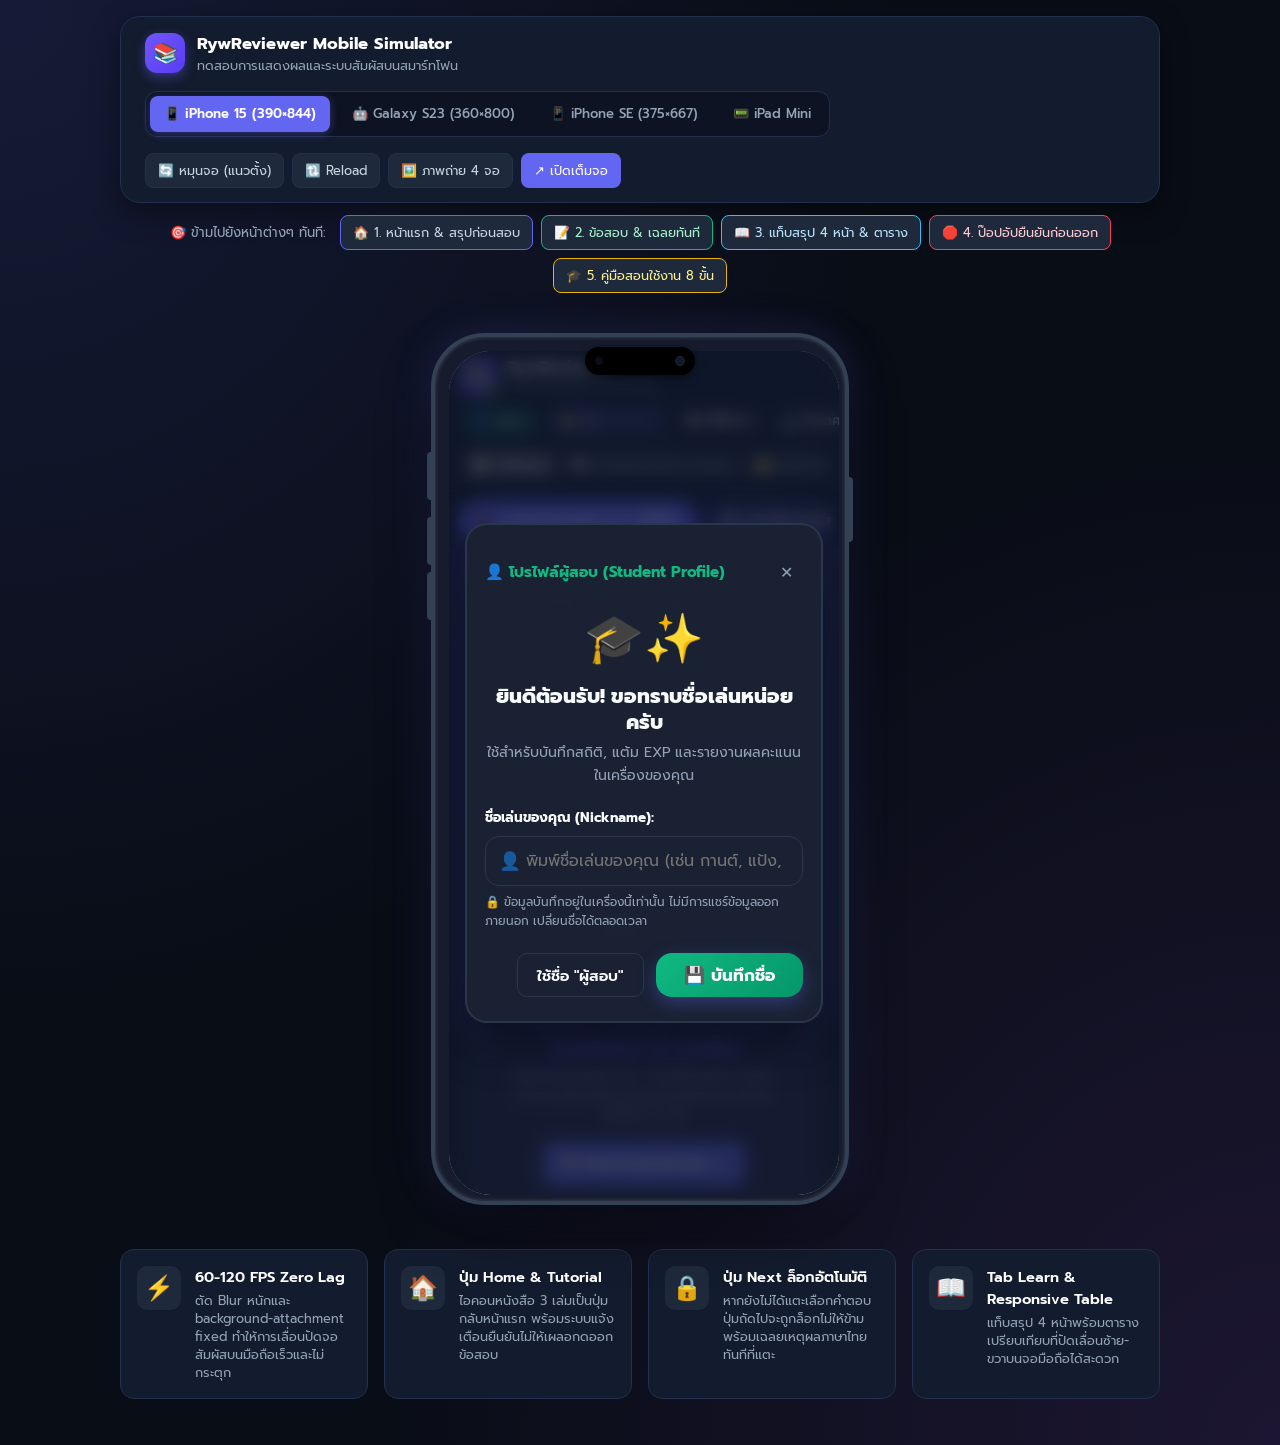
<file: mobile_preview.html>
<!DOCTYPE html>
<html lang="th">
<head>
  <meta charset="UTF-8">
  <meta name="viewport" content="width=device-width, initial-scale=1.0">
  <title>📱 Mobile Device Simulator — RywReviewer</title>
  <link rel="preconnect" href="https://fonts.googleapis.com">
  <link rel="preconnect" href="https://fonts.gstatic.com" crossorigin>
  <link href="https://fonts.googleapis.com/css2?family=Prompt:wght@300;400;500;600;700&display=swap" rel="stylesheet">
  <style>
    :root {
      --bg: #090d16;
      --card-bg: #131b2e;
      --accent: #6366f1;
      --accent-hover: #4f46e5;
      --border: #22304d;
      --text: #f1f5f9;
      --text-muted: #94a3b8;
    }

    * {
      box-sizing: border-box;
      margin: 0;
      padding: 0;
    }

    body {
      background-color: var(--bg);
      background-image: 
        radial-gradient(at 0% 0%, rgba(99, 102, 241, 0.15) 0px, transparent 50%),
        radial-gradient(at 100% 100%, rgba(168, 85, 247, 0.12) 0px, transparent 50%);
      color: var(--text);
      font-family: 'Prompt', -apple-system, BlinkMacSystemFont, sans-serif;
      min-height: 100vh;
      display: flex;
      flex-direction: column;
      align-items: center;
      padding: 16px;
      overflow-x: hidden;
    }

    /* Top Control Bar */
    .controls-panel {
      background: var(--card-bg);
      border: 1px solid var(--border);
      border-radius: 20px;
      padding: 14px 24px;
      max-width: 1040px;
      width: 100%;
      display: flex;
      flex-wrap: wrap;
      align-items: center;
      justify-content: space-between;
      gap: 16px;
      margin-bottom: 24px;
      box-shadow: 0 10px 30px rgba(0, 0, 0, 0.4);
    }

    .brand-section {
      display: flex;
      align-items: center;
      gap: 12px;
    }

    .brand-logo-sim {
      width: 40px;
      height: 40px;
      border-radius: 12px;
      background: linear-gradient(135deg, #7056fc, #593cf2);
      display: flex;
      align-items: center;
      justify-content: center;
      font-size: 20px;
      box-shadow: 0 4px 12px rgba(99, 102, 241, 0.4);
    }

    .brand-titles h1 {
      font-size: 1.05rem;
      font-weight: 700;
      color: #fff;
    }

    .brand-titles p {
      font-size: 0.8rem;
      color: var(--text-muted);
    }

    .btn-group {
      display: flex;
      align-items: center;
      gap: 8px;
      background: #0d1322;
      padding: 4px;
      border-radius: 12px;
      border: 1px solid var(--border);
    }

    .control-btn {
      background: transparent;
      border: none;
      color: var(--text-muted);
      padding: 8px 14px;
      border-radius: 8px;
      font-size: 0.82rem;
      font-weight: 500;
      font-family: inherit;
      cursor: pointer;
      transition: all 0.2s ease;
      display: flex;
      align-items: center;
      gap: 6px;
    }

    .control-btn:hover {
      color: #fff;
      background: rgba(255, 255, 255, 0.05);
    }

    .control-btn.active {
      background: var(--accent);
      color: #fff;
      font-weight: 600;
      box-shadow: 0 2px 8px rgba(99, 102, 241, 0.4);
    }

    /* Quick Action Buttons */
    .quick-actions {
      display: flex;
      align-items: center;
      gap: 8px;
    }

    .action-btn {
      background: #1e293b;
      border: 1px solid var(--border);
      color: #cbd5e1;
      padding: 7px 12px;
      border-radius: 8px;
      font-size: 0.8rem;
      font-family: inherit;
      cursor: pointer;
      transition: all 0.2s;
    }

    .action-btn:hover {
      background: #334155;
      color: #fff;
    }

    /* Device Container */
    .simulator-wrapper {
      position: relative;
      display: flex;
      justify-content: center;
      align-items: center;
      padding: 20px 0;
      width: 100%;
    }

    /* Realistic Phone Chassis */
    .phone-case {
      background: #161c2e;
      border: 4px solid #334155;
      border-radius: 54px;
      padding: 14px;
      box-shadow: 
        0 25px 60px -15px rgba(0, 0, 0, 0.8),
        0 0 40px rgba(99, 102, 241, 0.2),
        inset 0 0 4px rgba(255, 255, 255, 0.2);
      position: relative;
      transition: width 0.3s cubic-bezier(0.16, 1, 0.3, 1), height 0.3s cubic-bezier(0.16, 1, 0.3, 1);
    }

    /* Phone Side Buttons */
    .phone-case::before {
      content: '';
      position: absolute;
      left: -8px;
      top: 115px;
      width: 4px;
      height: 48px;
      background: #334155;
      border-radius: 4px 0 0 4px;
      box-shadow: 0 65px 0 #334155, 0 120px 0 #334155;
    }

    .phone-case::after {
      content: '';
      position: absolute;
      right: -8px;
      top: 140px;
      width: 4px;
      height: 65px;
      background: #334155;
      border-radius: 0 4px 4px 0;
    }

    /* Inner Screen Frame */
    .phone-screen {
      background: #000;
      border-radius: 42px;
      overflow: hidden;
      position: relative;
      box-shadow: inset 0 0 8px rgba(0, 0, 0, 0.8);
    }

    /* Dynamic Island Bar */
    .dynamic-island {
      position: absolute;
      top: 10px;
      left: 50%;
      transform: translateX(-50%);
      width: 110px;
      height: 28px;
      background: #000000;
      border-radius: 20px;
      z-index: 100;
      display: flex;
      align-items: center;
      justify-content: space-between;
      padding: 0 10px;
      pointer-events: none;
      box-shadow: 0 2px 10px rgba(0, 0, 0, 0.5);
    }

    .camera-lens {
      width: 10px;
      height: 10px;
      border-radius: 50%;
      background: #111827;
      border: 1px solid #1f2937;
    }

    .sensor {
      width: 8px;
      height: 8px;
      border-radius: 50%;
      background: #090d16;
    }

    /* Phone Iframe */
    .phone-iframe {
      width: 100%;
      height: 100%;
      border: none;
      background: #f8fafc;
      display: block;
    }

    /* Features Grid Below Phone */
    .features-list {
      max-width: 1040px;
      width: 100%;
      display: grid;
      grid-template-columns: repeat(auto-fit, minmax(240px, 1fr));
      gap: 16px;
      margin-top: 24px;
      margin-bottom: 30px;
    }

    .feature-box {
      background: var(--card-bg);
      border: 1px solid var(--border);
      border-radius: 14px;
      padding: 16px;
      display: flex;
      gap: 14px;
      align-items: flex-start;
    }

    .feature-icon {
      font-size: 24px;
      background: #1e293b;
      width: 44px;
      height: 44px;
      border-radius: 10px;
      display: flex;
      align-items: center;
      justify-content: center;
      flex-shrink: 0;
    }

    .feature-text h3 {
      font-size: 0.92rem;
      font-weight: 600;
      color: #fff;
      margin-bottom: 4px;
    }

    .feature-text p {
      font-size: 0.8rem;
      color: var(--text-muted);
      line-height: 1.4;
    }
  </style>
</head>
<body>

  <!-- Top Simulator Controls -->
  <header class="controls-panel">
    <div class="brand-section">
      <div class="brand-logo-sim">📚</div>
      <div class="brand-titles">
        <h1>RywReviewer Mobile Simulator</h1>
        <p>ทดสอบการแสดงผลและระบบสัมผัสบนสมาร์ทโฟน</p>
      </div>
    </div>

    <!-- Device Selector -->
    <div class="btn-group">
      <button class="control-btn active" onclick="setDevice(390, 844, this)" title="iPhone 14 / 15">
        📱 iPhone 15 (390×844)
      </button>
      <button class="control-btn" onclick="setDevice(360, 800, this)" title="Android Samsung Galaxy">
        🤖 Galaxy S23 (360×800)
      </button>
      <button class="control-btn" onclick="setDevice(375, 667, this)" title="iPhone SE">
        📱 iPhone SE (375×667)
      </button>
      <button class="control-btn" onclick="setDevice(768, 1024, this)" title="Tablet iPad">
        📟 iPad Mini
      </button>
    </div>

    <!-- Orientation & Quick Actions -->
    <div class="quick-actions">
      <button class="action-btn" onclick="toggleOrientation()" id="btn-orientation">🔄 หมุนจอ (แนวตั้ง)</button>
      <button class="action-btn" onclick="reloadFrame()" title="รีเฟรชหน้าจำลอง">🔃 Reload</button>
      <button class="action-btn" onclick="window.open('./mobile_composite_preview.png', '_blank')" title="ดูภาพรวม 4 หน้า">🖼️ ภาพถ่าย 4 จอ</button>
      <button class="action-btn" onclick="window.open('./exam_preview_widget.html', '_blank')" style="background: var(--accent); color: white; border-color: transparent;">↗ เปิดเต็มจอ</button>
    </div>
  </header>

  <!-- Screen Jump Navigation -->
  <div style="max-width: 1040px; width: 100%; display: flex; flex-wrap: wrap; align-items: center; justify-content: center; gap: 8px; margin-top: -12px; margin-bottom: 20px;">
    <span style="font-size: 0.82rem; color: var(--text-muted); margin-right: 6px;">🎯 ข้ามไปยังหน้าต่างๆ ทันที:</span>
    <button class="action-btn" onclick="loadScreen('')" style="border-color: #6366f1;">🏠 1. หน้าแรก & สรุปก่อนสอบ</button>
    <button class="action-btn" onclick="loadScreen('quiz_answered')" style="border-color: #10b981; color: #a7f3d0;">📝 2. ข้อสอบ & เฉลยทันที</button>
    <button class="action-btn" onclick="loadScreen('learn')" style="border-color: #38bdf8; color: #bae6fd;">📖 3. แท็บสรุป 4 หน้า & ตาราง</button>
    <button class="action-btn" onclick="loadScreen('home_modal')" style="border-color: #f43f5e; color: #fecdd3;">🛑 4. ป๊อปอัปยืนยันก่อนออก</button>
    <button class="action-btn" onclick="loadScreen('tutorial')" style="border-color: #eab308; color: #fef08a;">🎓 5. คู่มือสอนใช้งาน 8 ขั้น</button>
  </div>

  <!-- Phone Mockup Container -->
  <main class="simulator-wrapper">
    <div class="phone-case" id="phoneCase" style="width: 418px; height: 872px;">
      <div class="dynamic-island" id="dynamicIsland">
        <div class="sensor"></div>
        <div class="camera-lens"></div>
      </div>
      <div class="phone-screen" id="phoneScreen" style="width: 390px; height: 844px;">
        <iframe src="./exam_preview_widget.html" class="phone-iframe" id="previewIframe" title="Live Mobile Exam Preview"></iframe>
      </div>
    </div>
  </main>

  <!-- Mobile Feature Highlights -->
  <section class="features-list">
    <div class="feature-box">
      <div class="feature-icon">⚡</div>
      <div class="feature-text">
        <h3>60-120 FPS Zero Lag</h3>
        <p>ตัด Blur หนักและ background-attachment fixed ทำให้การเลื่อนปัดจอสัมผัสบนมือถือเร็วและไม่กระตุก</p>
      </div>
    </div>

    <div class="feature-box">
      <div class="feature-icon">🏠</div>
      <div class="feature-text">
        <h3>ปุ่ม Home & Tutorial</h3>
        <p>ไอคอนหนังสือ 3 เล่มเป็นปุ่มกลับหน้าแรก พร้อมระบบแจ้งเตือนยืนยันไม่ให้เผลอกดออกข้อสอบ</p>
      </div>
    </div>

    <div class="feature-box">
      <div class="feature-icon">🔒</div>
      <div class="feature-text">
        <h3>ปุ่ม Next ล็อกอัตโนมัติ</h3>
        <p>หากยังไม่ได้แตะเลือกคำตอบ ปุ่มถัดไปจะถูกล็อกไม่ให้ข้าม พร้อมเฉลยเหตุผลภาษาไทยทันทีที่แตะ</p>
      </div>
    </div>

    <div class="feature-box">
      <div class="feature-icon">📖</div>
      <div class="feature-text">
        <h3>Tab Learn & Responsive Table</h3>
        <p>แท็บสรุป 4 หน้าพร้อมตารางเปรียบเทียบที่ปัดเลื่อนซ้าย-ขวาบนจอมือถือได้สะดวก</p>
      </div>
    </div>
  </section>

  <script>
    let currentWidth = 390;
    let currentHeight = 844;
    let isLandscape = false;

    function setDevice(w, h, btn) {
      currentWidth = w;
      currentHeight = h;
      isLandscape = false;

      // Update active button state
      document.querySelectorAll('.btn-group .control-btn').forEach(b => b.classList.remove('active'));
      if (btn) btn.classList.add('active');

      updatePhoneDimensions();
    }

    function toggleOrientation() {
      isLandscape = !isLandscape;
      const btn = document.getElementById('btn-orientation');
      btn.textContent = isLandscape ? '🔄 หมุนจอ (แนวนอน)' : '🔄 หมุนจอ (แนวตั้ง)';
      updatePhoneDimensions();
    }

    function updatePhoneDimensions() {
      const w = isLandscape ? currentHeight : currentWidth;
      const h = isLandscape ? currentWidth : currentHeight;

      const screen = document.getElementById('phoneScreen');
      const casing = document.getElementById('phoneCase');
      const island = document.getElementById('dynamicIsland');

      screen.style.width = w + 'px';
      screen.style.height = h + 'px';
      casing.style.width = (w + 28) + 'px';
      casing.style.height = (h + 28) + 'px';

      // Hide island on tablet or landscape if too wide
      if (w > 600 || isLandscape) {
        island.style.display = 'none';
      } else {
        island.style.display = 'flex';
      }
    }

    function reloadFrame() {
      const frame = document.getElementById('previewIframe');
      frame.src = frame.src;
    }

    function loadScreen(mode) {
      const frame = document.getElementById('previewIframe');
      frame.src = mode ? `./exam_preview_widget.html?mode=${mode}` : './exam_preview_widget.html';
    }
  </script>
</body>
</html>
</file>
<file: style.css>
:root {
  --primary: #4f46e5;
  --primary-hover: #4338ca;
  --primary-light: #eef2ff;
  --primary-glow: rgba(79, 70, 229, 0.25);
  --success: #10b981;
  --success-bg: #ecfdf5;
  --danger: #ef4444;
  --danger-bg: #fef2f2;
  --warning: #f59e0b;
  --warning-bg: #fffbeb;
  --accent: #8b5cf6;
  --cute-pink: #ec4899;
  --cute-pink-bg: #fdf2f8;
  --bg-gradient: linear-gradient(135deg, #f8faff 0%, #eef2ff 50%, #fdf4f5 100%);
  --card-bg: rgba(255, 255, 255, 0.98);
  --card-border: rgba(226, 232, 240, 0.85);
  --text-main: #0f172a;
  --text-muted: #64748b;
  --shadow-sm: 0 2px 6px rgba(0, 0, 0, 0.04);
  --shadow-md: 0 10px 25px -5px rgba(15, 23, 42, 0.08), 0 4px 10px -2px rgba(15, 23, 42, 0.03);
  --shadow-lg: 0 20px 40px -10px rgba(15, 23, 42, 0.12);
  --radius-sm: 10px;
  --radius-md: 16px;
  --radius-lg: 24px;
}

[data-theme="dark"] {
  --primary: #6366f1;
  --primary-hover: #4f46e5;
  --primary-light: #1e1b4b;
  --primary-glow: rgba(99, 102, 241, 0.35);
  --success: #10b981;
  --success-bg: rgba(6, 78, 59, 0.35);
  --danger: #f87171;
  --danger-bg: rgba(69, 10, 10, 0.35);
  --warning: #fbbf24;
  --warning-bg: rgba(69, 26, 3, 0.35);
  --cute-pink: #f472b6;
  --cute-pink-bg: rgba(80, 7, 36, 0.35);
  --bg-gradient: linear-gradient(135deg, #090d16 0%, #0f172a 50%, #161a29 100%);
  --card-bg: rgba(26, 34, 52, 0.98);
  --card-border: rgba(51, 65, 85, 0.7);
  --text-main: #f8fafc;
  --text-muted: #94a3b8;
  --shadow-md: 0 12px 30px -8px rgba(0, 0, 0, 0.5);
  --shadow-lg: 0 24px 48px -12px rgba(0, 0, 0, 0.7);
}

* {
  box-sizing: border-box;
  margin: 0;
  padding: 0;
  -webkit-tap-highlight-color: transparent;
  touch-action: manipulation;
}

html, body {
  width: 100%;
  overflow-x: hidden;
}

body {
  font-family: 'Prompt', 'Sarabun', sans-serif;
  background: var(--bg-gradient);
  color: var(--text-main);
  min-height: 100vh;
  min-height: 100dvh;
  display: flex;
  flex-direction: column;
  line-height: 1.6;
  position: relative;
}

/* Confetti Canvas Layer - Hidden when idle to eliminate GPU layer overhead */
#confetti-canvas {
  position: fixed;
  inset: 0;
  pointer-events: none;
  z-index: 999;
  display: none;
}

/* Header & Top Bar - GPU-Optimized without heavy blur */
.app-header {
  position: sticky;
  top: 0;
  z-index: 60;
  background: rgba(255, 255, 255, 0.97);
  border-bottom: 1px solid var(--card-border);
  box-shadow: var(--shadow-sm);
  transition: background 0.2s ease, border-color 0.2s ease;
}

[data-theme="dark"] .app-header {
  background: rgba(15, 23, 42, 0.97);
}

.header-container {
  max-width: 1040px;
  margin: 0 auto;
  padding: 0.65rem 1rem;
  display: flex;
  align-items: center;
  justify-content: space-between;
  gap: 0.75rem;
}

.logo-group {
  display: flex;
  align-items: center;
  gap: 0.65rem;
  cursor: pointer;
  user-select: none;
  flex-shrink: 0;
  transition: transform 0.2s cubic-bezier(0.34, 1.56, 0.64, 1);
}

.logo-group:hover .logo-badge {
  transform: scale(1.08) rotate(-2deg);
}

.logo-badge {
  width: 42px;
  height: 42px;
  border-radius: 14px;
  display: flex;
  align-items: center;
  justify-content: center;
  position: relative;
  box-shadow: 0 4px 14px var(--primary-glow);
  transition: transform 0.25s cubic-bezier(0.34, 1.56, 0.64, 1);
  background: #6366f1;
}

.logo-badge .logo-img {
  width: 100%;
  height: 100%;
  object-fit: contain;
  border-radius: 14px;
  display: block;
}

.home-indicator-badge {
  position: absolute;
  bottom: -3px;
  right: -3px;
  background: #10b981;
  color: #fff;
  font-size: 0.65rem;
  width: 18px;
  height: 18px;
  border-radius: 50%;
  border: 2px solid var(--card-bg);
  display: flex;
  align-items: center;
  justify-content: center;
  box-shadow: 0 2px 6px rgba(0, 0, 0, 0.2);
  transition: transform 0.2s ease;
}

.logo-group:hover .home-indicator-badge {
  transform: scale(1.15);
}

.logo-title {
  font-size: 1.1rem;
  font-weight: 800;
  letter-spacing: -0.02em;
  line-height: 1.2;
}

.logo-subtitle {
  font-size: 0.72rem;
  color: var(--text-muted);
}

/* Nav Tabs - Horizontal scroll on mobile */
.nav-tabs {
  display: flex;
  align-items: center;
  gap: 0.3rem;
  background: rgba(0, 0, 0, 0.04);
  padding: 0.25rem;
  border-radius: 12px;
  overflow-x: auto;
  white-space: nowrap;
  -webkit-overflow-scrolling: touch;
  scrollbar-width: none;
}

.nav-tabs::-webkit-scrollbar {
  display: none;
}

[data-theme="dark"] .nav-tabs {
  background: rgba(255, 255, 255, 0.06);
}

.nav-tab-btn {
  background: transparent;
  border: none;
  font-family: inherit;
  font-size: 0.85rem;
  font-weight: 700;
  color: var(--text-muted);
  padding: 0.45rem 0.8rem;
  border-radius: 9px;
  cursor: pointer;
  display: inline-flex;
  align-items: center;
  gap: 0.35rem;
  transition: all 0.2s ease;
  flex-shrink: 0;
}

.nav-tab-btn:hover {
  color: var(--text-main);
}

.nav-tab-btn.active {
  background: var(--card-bg);
  color: var(--primary);
  box-shadow: 0 2px 8px rgba(0, 0, 0, 0.08);
}

[data-theme="dark"] .nav-tab-btn.active {
  background: rgba(255, 255, 255, 0.12);
  color: #fff;
}

.header-actions {
  display: flex;
  align-items: center;
  gap: 0.35rem;
  flex-shrink: 0;
}

.icon-btn {
  background: transparent;
  border: 1px solid var(--card-border);
  color: var(--text-muted);
  width: 38px;
  height: 38px;
  border-radius: 10px;
  display: flex;
  align-items: center;
  justify-content: center;
  cursor: pointer;
  transition: all 0.2s;
  font-size: 1rem;
}

.icon-btn:hover, .icon-btn:active {
  background: var(--card-border);
  color: var(--text-main);
  transform: translateY(-1px);
}

/* Home button inside Header/Upper Bar */
.btn-home-nav {
  background: rgba(99, 102, 241, 0.12);
  border: 1px solid rgba(99, 102, 241, 0.35);
  color: var(--primary);
  padding: 0.35rem 0.65rem;
  border-radius: 8px;
  font-size: 0.82rem;
  font-weight: 700;
  font-family: inherit;
  cursor: pointer;
  display: inline-flex;
  align-items: center;
  gap: 0.35rem;
  transition: all 0.2s;
  flex-shrink: 0;
}

[data-theme="dark"] .btn-home-nav {
  background: rgba(99, 102, 241, 0.22);
  border-color: rgba(99, 102, 241, 0.5);
  color: #c7d2fe;
}

.btn-home-nav:hover, .btn-home-nav:active {
  background: var(--primary);
  color: #ffffff;
  border-color: var(--primary);
  transform: translateY(-1px);
}

.btn-home-nav .upper-home-icon {
  width: 18px;
  height: 18px;
  border-radius: 4px;
  object-fit: contain;
}

/* Exit button inside Header/Upper Bar */
.btn-exit {
  background: rgba(239, 68, 68, 0.09);
  border: 1px solid rgba(239, 68, 68, 0.3);
  color: #dc2626;
  padding: 0.35rem 0.75rem;
  border-radius: 8px;
  font-size: 0.82rem;
  font-weight: 700;
  font-family: inherit;
  cursor: pointer;
  display: inline-flex;
  align-items: center;
  gap: 0.35rem;
  transition: all 0.2s;
  flex-shrink: 0;
}

[data-theme="dark"] .btn-exit {
  background: rgba(239, 68, 68, 0.18);
  color: #fca5a5;
  border-color: rgba(239, 68, 68, 0.4);
}

.btn-exit:hover, .btn-exit:active {
  background: #dc2626;
  color: #ffffff;
  border-color: #dc2626;
  transform: translateY(-1px);
}

/* Upper Live Stats Bar (Mobile Optimized) */
.upper-stats-bar {
  background: var(--card-bg);
  border-bottom: 1px solid var(--card-border);
  padding: 0.55rem 1rem;
  box-shadow: 0 2px 8px rgba(0, 0, 0, 0.03);
  position: sticky;
  top: 57px;
  z-index: 55;
}

.stats-container {
  max-width: 1040px;
  margin: 0 auto;
  display: flex;
  align-items: center;
  justify-content: space-between;
  gap: 0.5rem;
  flex-wrap: wrap;
}

.stat-pills {
  display: flex;
  align-items: center;
  gap: 0.35rem;
  flex-wrap: wrap;
}

.stat-pill {
  display: inline-flex;
  align-items: center;
  gap: 0.25rem;
  padding: 0.3rem 0.65rem;
  border-radius: 9999px;
  font-size: 0.8rem;
  font-weight: 700;
  letter-spacing: 0.01em;
  transition: transform 0.2s ease;
}

.stat-pill.correct {
  background: var(--success-bg);
  color: #059669;
  border: 1px solid rgba(16, 185, 129, 0.35);
}

[data-theme="dark"] .stat-pill.correct {
  color: #34d399;
}

.stat-pill.wrong {
  background: var(--danger-bg);
  color: #dc2626;
  border: 1px solid rgba(239, 68, 68, 0.35);
}

[data-theme="dark"] .stat-pill.wrong {
  color: #f87171;
}

.stat-pill.progress-info {
  background: var(--primary-light);
  color: var(--primary);
  border: 1px solid rgba(99, 102, 241, 0.3);
}

/* Streak Pill */
.streak-pill {
  background: linear-gradient(135deg, #ffedd5 0%, #fee2e2 100%);
  color: #c2410c;
  border: 1px solid #fdba74;
  padding: 0.3rem 0.65rem;
  border-radius: 9999px;
  font-size: 0.8rem;
  font-weight: 800;
  display: flex;
  align-items: center;
  gap: 0.25rem;
  animation: pulseFire 1.5s infinite;
}

[data-theme="dark"] .streak-pill {
  background: linear-gradient(135deg, #431407 0%, #450a0a 100%);
  color: #fb923c;
  border-color: #9a3412;
}

@keyframes pulseFire {
  0%, 100% { transform: scale(1); }
  50% { transform: scale(1.05); }
}

.progress-track {
  flex: 1;
  min-width: 110px;
  background: rgba(203, 213, 225, 0.4);
  height: 8px;
  border-radius: 9999px;
  overflow: hidden;
  position: relative;
}

.progress-fill {
  background: linear-gradient(90deg, #4f46e5, #06b6d4);
  height: 100%;
  width: 0%;
  border-radius: 9999px;
  transition: width 0.3s cubic-bezier(0.4, 0, 0.2, 1);
}

.timer-box {
  display: flex;
  align-items: center;
  gap: 0.35rem;
  font-family: monospace;
  font-size: 0.9rem;
  font-weight: 700;
  padding: 0.3rem 0.6rem;
  background: rgba(0, 0, 0, 0.04);
  border-radius: 8px;
  color: var(--text-main);
}

[data-theme="dark"] .timer-box {
  background: rgba(255, 255, 255, 0.06);
}

/* Main Content Area */
.app-main {
  flex: 1;
  max-width: 1040px;
  width: 100%;
  margin: 0 auto;
  padding: 1.25rem 0.85rem 3.5rem 0.85rem;
}

/* Cards */
.glass-card {
  background: var(--card-bg);
  border: 1px solid var(--card-border);
  border-radius: var(--radius-lg);
  box-shadow: var(--shadow-md);
  padding: 2rem;
  contain: paint;
}

/* Setup View */
.setup-hero {
  text-align: center;
  margin-bottom: 2rem;
}

.setup-hero h1 {
  font-size: 1.85rem;
  font-weight: 800;
  color: var(--text-main);
  letter-spacing: -0.02em;
  margin-bottom: 0.45rem;
  line-height: 1.3;
}

.setup-hero p {
  color: var(--text-muted);
  font-size: 0.98rem;
  max-width: 650px;
  margin: 0 auto;
}

.section-title {
  font-size: 1rem;
  font-weight: 700;
  color: var(--text-main);
  margin-bottom: 0.75rem;
  display: flex;
  align-items: center;
  gap: 0.45rem;
}

.config-grid {
  display: grid;
  grid-template-columns: repeat(auto-fit, minmax(210px, 1fr));
  gap: 0.85rem;
  margin-bottom: 1.5rem;
}

.option-card {
  border: 2px solid var(--card-border);
  border-radius: var(--radius-md);
  padding: 1.05rem;
  cursor: pointer;
  background: rgba(255, 255, 255, 0.6);
  transition: all 0.2s cubic-bezier(0.4, 0, 0.2, 1);
  display: flex;
  flex-direction: column;
  gap: 0.3rem;
  position: relative;
}

[data-theme="dark"] .option-card {
  background: rgba(30, 41, 59, 0.6);
}

.option-card:hover, .option-card:active {
  border-color: var(--primary);
  transform: translateY(-2px);
  box-shadow: var(--shadow-sm);
}

.option-card.active {
  border-color: var(--primary);
  background: var(--primary-light);
  box-shadow: 0 0 0 1px var(--primary), 0 8px 16px var(--primary-glow);
}

[data-theme="dark"] .option-card.active {
  background: rgba(79, 70, 229, 0.18);
}

.option-card-title {
  font-weight: 700;
  font-size: 0.98rem;
  color: var(--text-main);
  display: flex;
  align-items: center;
  justify-content: space-between;
}

.option-card.active .option-card-title {
  color: var(--primary);
}

.option-card-desc {
  font-size: 0.82rem;
  color: var(--text-muted);
  line-height: 1.45;
}

/* Number selector pills */
.number-pills {
  display: flex;
  gap: 0.5rem;
  flex-wrap: wrap;
  margin-bottom: 1.5rem;
}

.number-pill {
  flex: 1;
  min-width: 60px;
  text-align: center;
  padding: 0.7rem 0.45rem;
  border: 2px solid var(--card-border);
  border-radius: var(--radius-sm);
  background: transparent;
  cursor: pointer;
  font-weight: 700;
  font-size: 0.92rem;
  color: var(--text-main);
  transition: all 0.2s;
}

.number-pill:hover, .number-pill:active {
  border-color: var(--primary);
}

.number-pill.active {
  border-color: var(--primary);
  background: var(--primary);
  color: #fff;
  box-shadow: 0 4px 12px var(--primary-glow);
}

/* Toggle Switch Group */
.toggle-group {
  display: flex;
  flex-direction: column;
  gap: 0.65rem;
  margin-bottom: 1.5rem;
}

.toggle-row {
  display: flex;
  align-items: center;
  justify-content: space-between;
  padding: 0.75rem 1rem;
  border-radius: var(--radius-sm);
  background: rgba(0, 0, 0, 0.02);
  border: 1px solid var(--card-border);
}

[data-theme="dark"] .toggle-row {
  background: rgba(255, 255, 255, 0.02);
}

/* Switch UI */
.switch {
  position: relative;
  display: inline-block;
  width: 44px;
  height: 24px;
  flex-shrink: 0;
}

.switch input {
  opacity: 0;
  width: 0;
  height: 0;
}

.slider {
  position: absolute;
  cursor: pointer;
  top: 0;
  left: 0;
  right: 0;
  bottom: 0;
  background-color: #cbd5e1;
  transition: 0.3s;
  border-radius: 24px;
}

.slider:before {
  position: absolute;
  content: "";
  height: 18px;
  width: 18px;
  left: 3px;
  bottom: 3px;
  background-color: white;
  transition: 0.3s;
  border-radius: 50%;
  box-shadow: 0 2px 4px rgba(0, 0, 0, 0.15);
}

input:checked + .slider {
  background-color: var(--primary);
}

input:checked + .slider:before {
  transform: translateX(20px);
}

/* Primary Button */
.btn-primary {
  width: 100%;
  padding: 0.95rem 1.5rem;
  font-size: 1.05rem;
  font-weight: 700;
  font-family: inherit;
  color: #fff;
  background: linear-gradient(135deg, #4f46e5 0%, #6366f1 100%);
  border: none;
  border-radius: var(--radius-md);
  cursor: pointer;
  display: flex;
  align-items: center;
  justify-content: center;
  gap: 0.5rem;
  box-shadow: 0 6px 18px var(--primary-glow);
  transition: all 0.2s cubic-bezier(0.4, 0, 0.2, 1);
}

.btn-primary:hover:not(:disabled), .btn-primary:active:not(:disabled) {
  transform: translateY(-2px);
  box-shadow: 0 10px 25px var(--primary-glow);
}

.btn-primary:disabled, .btn-primary.disabled {
  opacity: 0.35 !important;
  cursor: not-allowed !important;
  box-shadow: none !important;
  transform: none !important;
  filter: grayscale(0.5);
}

.btn-secondary {
  padding: 0.65rem 1.15rem;
  font-size: 0.95rem;
  font-weight: 600;
  font-family: inherit;
  color: var(--text-main);
  background: transparent;
  border: 1px solid var(--card-border);
  border-radius: var(--radius-sm);
  cursor: pointer;
  display: inline-flex;
  align-items: center;
  gap: 0.4rem;
  transition: all 0.2s;
}

.btn-secondary:hover, .btn-secondary:active {
  background: var(--card-border);
  transform: translateY(-1px);
}

/* Question Toolbelt */
.question-toolbelt {
  display: flex;
  align-items: center;
  gap: 0.4rem;
  flex-wrap: wrap;
}

.tool-btn {
  background: rgba(0, 0, 0, 0.03);
  border: 1px solid var(--card-border);
  border-radius: 8px;
  padding: 0.35rem 0.6rem;
  font-size: 0.8rem;
  font-weight: 600;
  color: var(--text-muted);
  cursor: pointer;
  display: flex;
  align-items: center;
  gap: 0.3rem;
  transition: all 0.2s;
}

[data-theme="dark"] .tool-btn {
  background: rgba(255, 255, 255, 0.04);
}

.tool-btn:hover, .tool-btn:active {
  background: var(--card-border);
  color: var(--text-main);
}

.tool-btn.active {
  background: #fef3c7;
  color: #d97706;
  border-color: #f59e0b;
}

[data-theme="dark"] .tool-btn.active {
  background: #451a03;
  color: #fbbf24;
}

.question-header-row {
  display: flex;
  align-items: center;
  justify-content: space-between;
  margin-bottom: 1.15rem;
  flex-wrap: wrap;
  gap: 0.5rem;
}

.badge {
  display: inline-flex;
  align-items: center;
  padding: 0.25rem 0.65rem;
  border-radius: 8px;
  font-size: 0.78rem;
  font-weight: 700;
  letter-spacing: 0.02em;
}

.badge-easy {
  background: #dcfce7;
  color: #15803d;
}

.badge-normal {
  background: #e0f2fe;
  color: #0369a1;
}

.badge-hard {
  background: #fee2e2;
  color: #b91c1c;
}

[data-theme="dark"] .badge-easy {
  background: #064e3b;
  color: #86efac;
}

[data-theme="dark"] .badge-normal {
  background: #0c4a6e;
  color: #7dd3fc;
}

[data-theme="dark"] .badge-hard {
  background: #7f1d1d;
  color: #fca5a5;
}

.question-text {
  font-size: 1.25rem;
  font-weight: 700;
  line-height: 1.55;
  color: var(--text-main);
  margin-bottom: 1.5rem;
  word-break: break-word;
}

/* Choices list (Mobile Touch Friendly) */
.choices-grid {
  display: flex;
  flex-direction: column;
  gap: 0.8rem;
  margin-bottom: 1.5rem;
}

.choice-btn {
  display: flex;
  align-items: flex-start;
  gap: 0.85rem;
  width: 100%;
  min-height: 54px;
  padding: 0.95rem 1.15rem;
  background: rgba(255, 255, 255, 0.8);
  border: 2px solid var(--card-border);
  border-radius: var(--radius-md);
  cursor: pointer;
  font-family: inherit;
  font-size: 1.02rem;
  text-align: left;
  color: var(--text-main);
  transition: all 0.2s cubic-bezier(0.4, 0, 0.2, 1);
  position: relative;
  user-select: none;
}

[data-theme="dark"] .choice-btn {
  background: rgba(30, 41, 59, 0.8);
}

.choice-btn:hover:not(.disabled) {
  border-color: var(--primary);
  background: var(--primary-light);
  transform: translateX(4px);
}

.choice-btn:active:not(.disabled) {
  transform: scale(0.99);
}

.choice-key {
  width: 34px;
  height: 34px;
  flex-shrink: 0;
  border-radius: 9px;
  background: rgba(0, 0, 0, 0.05);
  display: flex;
  align-items: center;
  justify-content: center;
  font-weight: 800;
  font-size: 1rem;
  color: var(--text-muted);
  transition: all 0.2s;
}

[data-theme="dark"] .choice-key {
  background: rgba(255, 255, 255, 0.08);
}

.choice-text {
  flex: 1;
  padding-top: 3px;
  word-break: break-word;
  line-height: 1.5;
}

/* 50:50 Struck Out Choice */
.choice-btn.eliminated {
  opacity: 0.22;
  filter: grayscale(1);
  pointer-events: none;
  text-decoration: line-through;
}

/* Choice States */
.choice-btn.correct-choice {
  border-color: var(--success) !important;
  background: var(--success-bg) !important;
  color: #065f46 !important;
  box-shadow: 0 0 0 1px var(--success), 0 4px 14px rgba(16, 185, 129, 0.2);
  animation: bounceCorrect 0.35s ease;
}

[data-theme="dark"] .choice-btn.correct-choice {
  color: #6ee7b7 !important;
  background: rgba(6, 78, 59, 0.4) !important;
}

.choice-btn.correct-choice .choice-key {
  background: var(--success) !important;
  color: #fff !important;
}

.choice-btn.wrong-choice {
  border-color: var(--danger) !important;
  background: var(--danger-bg) !important;
  color: #991b1b !important;
  box-shadow: 0 0 0 1px var(--danger), 0 4px 14px rgba(239, 68, 68, 0.2);
  animation: shakeWrong 0.35s ease;
}

[data-theme="dark"] .choice-btn.wrong-choice {
  color: #fca5a5 !important;
  background: rgba(69, 10, 10, 0.4) !important;
}

.choice-btn.wrong-choice .choice-key {
  background: var(--danger) !important;
  color: #fff !important;
}

@keyframes bounceCorrect {
  0% { transform: scale(0.98); }
  50% { transform: scale(1.02); }
  100% { transform: scale(1); }
}

@keyframes shakeWrong {
  0%, 100% { transform: translateX(0); }
  25% { transform: translateX(-4px); }
  75% { transform: translateX(4px); }
}

/* Explanation Box (Highlighted & prominent) */
.explanation-box {
  margin-top: 1.25rem;
  padding: 1.25rem;
  border-radius: var(--radius-md);
  background: linear-gradient(135deg, rgba(238, 246, 255, 0.95) 0%, rgba(240, 249, 255, 0.95) 100%);
  border: 1px solid #bae6fd;
  border-left: 6px solid #0284c7;
  animation: slideDown 0.3s ease;
  box-shadow: 0 4px 12px rgba(2, 132, 199, 0.08);
}

[data-theme="dark"] .explanation-box {
  background: rgba(12, 74, 110, 0.3);
  border-color: rgba(56, 189, 248, 0.3);
  border-left-color: #38bdf8;
}

.explanation-title {
  font-weight: 800;
  font-size: 1.02rem;
  color: #0369a1;
  margin-bottom: 0.45rem;
  display: flex;
  align-items: center;
  justify-content: space-between;
  flex-wrap: wrap;
  gap: 0.5rem;
}

[data-theme="dark"] .explanation-title {
  color: #7dd3fc;
}

.explanation-text {
  font-size: 0.98rem;
  color: var(--text-main);
  line-height: 1.65;
}

/* Navigation Row & Hint */
.quiz-nav-row {
  display: flex;
  align-items: center;
  justify-content: space-between;
  margin-top: 1.5rem;
  gap: 0.75rem;
}

.nav-hint-text {
  text-align: center;
  margin-top: 0.6rem;
  font-size: 0.82rem;
  color: #f59e0b;
  font-weight: 700;
  animation: fadeIn 0.3s ease;
}

/* ================= STEP-BY-STEP ONBOARDING WIZARD ================= */
.wizard-modal-backdrop {
  position: fixed;
  inset: 0;
  background: rgba(15, 23, 42, 0.75);
  backdrop-filter: blur(8px);
  -webkit-backdrop-filter: blur(8px);
  z-index: 150;
  display: none;
  align-items: center;
  justify-content: center;
  padding: 1rem;
  opacity: 0;
  pointer-events: none;
  transition: opacity 0.25s ease;
}

.wizard-modal-backdrop.active {
  display: flex;
  opacity: 1;
  pointer-events: auto;
}

.wizard-card {
  background: var(--card-bg);
  border: 2px solid var(--card-border);
  border-radius: 28px;
  max-width: 540px;
  width: 100%;
  max-height: 92vh;
  max-height: 92dvh;
  overflow-y: auto;
  padding: 2.25rem 2rem;
  box-shadow: var(--shadow-lg), 0 0 50px rgba(79, 70, 229, 0.2);
  position: relative;
  transform: scale(0.92) translateY(20px);
  transition: transform 0.3s cubic-bezier(0.175, 0.885, 0.32, 1.275);
}

.wizard-modal-backdrop.active .wizard-card {
  transform: scale(1) translateY(0);
}

.wizard-header {
  text-align: center;
  margin-bottom: 1.5rem;
}

.wizard-mascot {
  font-size: 3rem;
  margin-bottom: 0.35rem;
}

.wizard-modal-backdrop.active .wizard-mascot {
  animation: cuteBounce 2.5s infinite;
}

.wizard-step-indicator {
  display: flex;
  align-items: center;
  justify-content: center;
  gap: 0.5rem;
  margin-bottom: 1.5rem;
}

.wizard-step-dot {
  width: 32px;
  height: 8px;
  border-radius: 4px;
  background: rgba(203, 213, 225, 0.5);
  transition: all 0.3s ease;
}

.wizard-step-dot.active {
  background: var(--primary);
  width: 48px;
  box-shadow: 0 2px 8px var(--primary-glow);
}

.wizard-step-content {
  display: none;
  animation: fadeIn 0.3s ease;
}

.wizard-step-content.active {
  display: block;
}

.wizard-nav-buttons {
  display: flex;
  align-items: center;
  justify-content: space-between;
  gap: 0.75rem;
  margin-top: 1.75rem;
  border-top: 1px solid var(--card-border);
  padding-top: 1.25rem;
}

/* Flashcards View (3D Flip) */
.flashcard-wrapper {
  perspective: 1200px;
  max-width: 680px;
  margin: 1.5rem auto;
  min-height: 320px;
  cursor: pointer;
}

.flashcard-inner {
  position: relative;
  width: 100%;
  min-height: 320px;
  text-align: center;
  transition: transform 0.6s cubic-bezier(0.4, 0, 0.2, 1);
  transform-style: preserve-3d;
}

.flashcard-wrapper.flipped .flashcard-inner {
  transform: rotateY(180deg);
}

.flashcard-front, .flashcard-back {
  position: absolute;
  inset: 0;
  -webkit-backface-visibility: hidden;
  backface-visibility: hidden;
  border-radius: var(--radius-lg);
  padding: 2.25rem 1.5rem;
  display: flex;
  flex-direction: column;
  justify-content: center;
  align-items: center;
  border: 2px solid var(--card-border);
  box-shadow: var(--shadow-lg);
  background: var(--card-bg);
}

.flashcard-back {
  transform: rotateY(180deg);
  background: linear-gradient(135deg, rgba(238, 242, 255, 0.9) 0%, rgba(245, 243, 255, 0.9) 100%);
  border-color: #c7d2fe;
}

[data-theme="dark"] .flashcard-back {
  background: linear-gradient(135deg, rgba(30, 27, 75, 0.9) 0%, rgba(46, 16, 101, 0.9) 100%);
  border-color: #4338ca;
}

/* Cheat Sheet Accordions */
.cheatsheet-grid {
  display: grid;
  grid-template-columns: 1fr;
  gap: 0.85rem;
  margin-top: 1.25rem;
}

.cheat-card {
  border: 1px solid var(--card-border);
  border-radius: var(--radius-md);
  background: rgba(255, 255, 255, 0.5);
  overflow: hidden;
  transition: all 0.2s;
}

[data-theme="dark"] .cheat-card {
  background: rgba(255, 255, 255, 0.02);
}

.cheat-card-header {
  padding: 1rem 1.15rem;
  cursor: pointer;
  display: flex;
  align-items: center;
  justify-content: space-between;
  font-weight: 700;
  background: rgba(0, 0, 0, 0.02);
}

.cheat-card-body {
  padding: 1.15rem;
  border-top: 1px solid var(--card-border);
  font-size: 0.95rem;
  line-height: 1.65;
}

/* Results Screen */
.result-header {
  text-align: center;
  margin-bottom: 2rem;
}

.score-circle-wrapper {
  position: relative;
  width: 160px;
  height: 160px;
  margin: 0 auto 1.5rem auto;
}

.score-circle-svg {
  transform: rotate(-90deg);
  width: 100%;
  height: 100%;
}

.score-circle-bg {
  fill: none;
  stroke: rgba(203, 213, 225, 0.3);
  stroke-width: 11;
}

.score-circle-progress {
  fill: none;
  stroke: var(--primary);
  stroke-width: 11;
  stroke-linecap: round;
  stroke-dasharray: 440;
  stroke-dashoffset: 440;
  transition: stroke-dashoffset 1.2s cubic-bezier(0.4, 0, 0.2, 1);
}

.score-text-inner {
  position: absolute;
  inset: 0;
  display: flex;
  flex-direction: column;
  align-items: center;
  justify-content: center;
}

.score-big {
  font-size: 2.25rem;
  font-weight: 800;
  color: var(--text-main);
  line-height: 1;
}

.score-sub {
  font-size: 0.88rem;
  font-weight: 700;
  color: var(--text-muted);
}

.metrics-grid {
  display: grid;
  grid-template-columns: repeat(auto-fit, minmax(130px, 1fr));
  gap: 0.75rem;
  margin-bottom: 1.75rem;
}

.metric-card {
  background: rgba(0, 0, 0, 0.02);
  border: 1px solid var(--card-border);
  border-radius: var(--radius-md);
  padding: 1rem 0.75rem;
  text-align: center;
}

[data-theme="dark"] .metric-card {
  background: rgba(255, 255, 255, 0.03);
}

.metric-val {
  font-size: 1.5rem;
  font-weight: 800;
  color: var(--text-main);
}

.metric-val.green { color: #059669; }
[data-theme="dark"] .metric-val.green { color: #34d399; }
.metric-val.red { color: #dc2626; }
[data-theme="dark"] .metric-val.red { color: #f87171; }

.metric-label {
  font-size: 0.78rem;
  color: var(--text-muted);
  margin-top: 0.2rem;
}

/* Action Button Cluster */
.action-cluster {
  display: flex;
  flex-direction: column;
  gap: 0.75rem;
  margin-bottom: 2rem;
}

.btn-retry-wrong {
  background: linear-gradient(135deg, #f59e0b 0%, #d97706 100%);
  color: #fff;
  border: none;
  padding: 0.95rem 1.4rem;
  border-radius: var(--radius-md);
  font-size: 1.05rem;
  font-weight: 700;
  cursor: pointer;
  display: flex;
  align-items: center;
  justify-content: center;
  gap: 0.55rem;
  box-shadow: 0 6px 18px rgba(245, 158, 11, 0.35);
  transition: all 0.2s;
}

.btn-retry-wrong:hover, .btn-retry-wrong:active {
  transform: translateY(-2px);
  box-shadow: 0 8px 24px rgba(245, 158, 11, 0.45);
}

.btn-row {
  display: flex;
  gap: 0.75rem;
}

.btn-row > * {
  flex: 1;
}

/* ================= CUTE POPUP MODALS ================= */
.cute-modal-backdrop {
  position: fixed;
  inset: 0;
  background: rgba(15, 23, 42, 0.68);
  backdrop-filter: blur(8px);
  -webkit-backdrop-filter: blur(8px);
  z-index: 120;
  display: none;
  align-items: center;
  justify-content: center;
  padding: 1rem;
  opacity: 0;
  pointer-events: none;
  transition: opacity 0.25s cubic-bezier(0.4, 0, 0.2, 1);
}

.cute-modal-backdrop.active {
  display: flex;
  opacity: 1;
  pointer-events: auto;
}

.cute-modal-card {
  background: var(--card-bg);
  border: 2px solid var(--card-border);
  border-radius: 28px;
  max-width: 460px;
  width: 100%;
  max-height: 90vh;
  max-height: 90dvh;
  overflow-y: auto;
  padding: 2.25rem 1.75rem 1.75rem 1.75rem;
  box-shadow: var(--shadow-lg), 0 0 40px rgba(79, 70, 229, 0.15);
  text-align: center;
  position: relative;
  transform: scale(0.9) translateY(20px);
  transition: transform 0.3s cubic-bezier(0.175, 0.885, 0.32, 1.275);
}

.cute-modal-backdrop.active .cute-modal-card {
  transform: scale(1) translateY(0);
}

.cute-mascot-badge {
  width: 84px;
  height: 84px;
  border-radius: 50%;
  margin: -60px auto 1rem auto;
  display: flex;
  align-items: center;
  justify-content: center;
  font-size: 2.75rem;
  box-shadow: 0 10px 25px rgba(0, 0, 0, 0.15);
}

.cute-modal-backdrop.active .cute-mascot-badge {
  animation: cuteBounce 2s infinite ease-in-out;
}

.cute-modal-card.high-score .cute-mascot-badge {
  background: linear-gradient(135deg, #fef08a 0%, #facc15 100%);
  border: 4px solid #fff;
}

.cute-modal-card.low-score .cute-mascot-badge {
  background: linear-gradient(135deg, #fed7aa 0%, #fb923c 100%);
  border: 4px solid #fff;
}

.cute-modal-card.exit-confirm .cute-mascot-badge {
  background: linear-gradient(135deg, #fecaca 0%, #f87171 100%);
  border: 4px solid #fff;
}

@keyframes cuteBounce {
  0%, 100% { transform: translateY(0) scale(1); }
  50% { transform: translateY(-8px) scale(1.05); }
}

.cute-modal-title {
  font-size: 1.45rem;
  font-weight: 800;
  color: var(--text-main);
  margin-bottom: 0.45rem;
  line-height: 1.3;
}

.cute-modal-desc {
  font-size: 0.95rem;
  color: var(--text-muted);
  line-height: 1.6;
  margin-bottom: 1.25rem;
}

.cute-modal-score-pill {
  display: inline-flex;
  align-items: center;
  gap: 0.45rem;
  padding: 0.35rem 1rem;
  border-radius: 9999px;
  font-size: 1.05rem;
  font-weight: 800;
  margin-bottom: 1.15rem;
}

.cute-modal-score-pill.high {
  background: #ecfdf5;
  color: #059669;
  border: 1px solid #10b981;
}

.cute-modal-score-pill.low {
  background: #fff7ed;
  color: #c2410c;
  border: 1px solid #f97316;
}

.cute-modal-actions {
  display: flex;
  flex-direction: column;
  gap: 0.6rem;
}

/* ================= TUTORIAL MODAL ================= */
.tutorial-modal-card {
  max-width: 640px;
  text-align: left;
  padding: 1.75rem 1.5rem 1.5rem 1.5rem;
  position: relative;
}

.modal-close-corner {
  position: absolute;
  top: 1rem;
  right: 1rem;
  background: rgba(0, 0, 0, 0.06);
  border: none;
  width: 32px;
  height: 32px;
  border-radius: 50%;
  font-size: 1rem;
  font-weight: 700;
  color: var(--text-muted);
  cursor: pointer;
  display: flex;
  align-items: center;
  justify-content: center;
  transition: all 0.2s;
  z-index: 10;
}

[data-theme="dark"] .modal-close-corner {
  background: rgba(255, 255, 255, 0.1);
}

.modal-close-corner:hover {
  background: #ef4444;
  color: #fff;
  transform: scale(1.1);
}

.tutorial-header {
  text-align: center;
  margin-bottom: 0.85rem;
}

.tutorial-badge-icon {
  width: 58px;
  height: 58px;
  margin: -45px auto 0.4rem auto;
  border-radius: 16px;
  box-shadow: 0 8px 24px rgba(99, 102, 241, 0.35);
  border: 3px solid #fff;
  background: #6366f1;
  display: flex;
  align-items: center;
  justify-content: center;
}

.tutorial-logo-img {
  width: 100%;
  height: 100%;
  border-radius: 14px;
}

.tutorial-nav-tabs {
  display: flex;
  gap: 0.35rem;
  overflow-x: auto;
  white-space: nowrap;
  padding-bottom: 0.5rem;
  margin-bottom: 0.85rem;
  scrollbar-width: none;
  -webkit-overflow-scrolling: touch;
}

.tutorial-nav-tabs::-webkit-scrollbar {
  display: none;
}

.tutorial-tab-btn {
  background: rgba(0, 0, 0, 0.05);
  border: 1px solid var(--card-border);
  border-radius: 10px;
  padding: 0.4rem 0.75rem;
  font-size: 0.8rem;
  font-weight: 700;
  font-family: inherit;
  color: var(--text-muted);
  cursor: pointer;
  transition: all 0.2s;
  flex-shrink: 0;
}

[data-theme="dark"] .tutorial-tab-btn {
  background: rgba(255, 255, 255, 0.06);
}

.tutorial-tab-btn.active {
  background: var(--primary);
  color: #fff;
  border-color: var(--primary);
  box-shadow: 0 3px 10px var(--primary-glow);
}

.tutorial-body {
  min-height: 220px;
}

.tutorial-step-pane {
  display: none;
  animation: fadeInPane 0.25s ease;
}

.tutorial-step-pane.active {
  display: block;
}

@keyframes fadeInPane {
  from { opacity: 0; transform: translateY(6px); }
  to { opacity: 1; transform: translateY(0); }
}

.tutorial-card-box {
  background: rgba(0, 0, 0, 0.02);
  border: 1px solid var(--card-border);
  border-radius: 16px;
  padding: 1.15rem;
}

[data-theme="dark"] .tutorial-card-box {
  background: rgba(255, 255, 255, 0.03);
}

.tutorial-card-box h4 {
  font-size: 1.05rem;
  font-weight: 800;
  margin-bottom: 0.65rem;
  color: var(--text-main);
}

.tutorial-card-box p {
  font-size: 0.88rem;
  color: var(--text-muted);
  line-height: 1.55;
  margin-bottom: 0.65rem;
}

.tutorial-list {
  padding-left: 1.2rem;
  font-size: 0.86rem;
  line-height: 1.6;
  color: var(--text-main);
  margin-bottom: 0.65rem;
}

.tutorial-list li {
  margin-bottom: 0.4rem;
}

.tutorial-tip {
  background: #fef3c7;
  border-left: 4px solid #f59e0b;
  padding: 0.6rem 0.85rem;
  border-radius: 0 10px 10px 0;
  font-size: 0.82rem;
  color: #92400e;
  line-height: 1.45;
}

[data-theme="dark"] .tutorial-tip {
  background: rgba(146, 64, 14, 0.25);
  color: #fde68a;
  border-left-color: #f59e0b;
}

.highlight-home-box {
  border: 2px solid var(--primary);
  background: rgba(79, 70, 229, 0.04);
}

[data-theme="dark"] .highlight-home-box {
  background: rgba(79, 70, 229, 0.12);
}

.home-icon-spotlight {
  flex-shrink: 0;
  transition: transform 0.2s ease;
}

/* Palette Drawer (Quick navigation grid) */
.palette-modal {
  position: fixed;
  inset: 0;
  background: rgba(0, 0, 0, 0.5);
  backdrop-filter: blur(6px);
  z-index: 100;
  display: none;
  align-items: center;
  justify-content: center;
  padding: 1rem;
  opacity: 0;
  pointer-events: none;
  transition: opacity 0.2s ease;
}

.palette-modal.active {
  display: flex;
  opacity: 1;
  pointer-events: auto;
}

.palette-card {
  background: var(--card-bg);
  border: 1px solid var(--card-border);
  border-radius: var(--radius-lg);
  max-width: 520px;
  width: 100%;
  max-height: 82vh;
  overflow-y: auto;
  padding: 1.5rem;
  box-shadow: var(--shadow-lg);
}

.palette-grid {
  display: grid;
  grid-template-columns: repeat(auto-fill, minmax(42px, 1fr));
  gap: 0.5rem;
  margin: 1.15rem 0;
}

.palette-item {
  width: 42px;
  height: 42px;
  border-radius: 10px;
  border: 1px solid var(--card-border);
  background: rgba(0, 0, 0, 0.02);
  display: flex;
  align-items: center;
  justify-content: center;
  font-weight: 700;
  font-size: 0.88rem;
  cursor: pointer;
  transition: all 0.2s;
  color: var(--text-main);
  position: relative;
}

.palette-item.current {
  border-color: var(--primary);
  box-shadow: 0 0 0 2px var(--primary);
}

.palette-item.answered-correct {
  background: var(--success);
  color: #fff;
  border-color: var(--success);
}

.palette-item.answered-wrong {
  background: var(--danger);
  color: #fff;
  border-color: var(--danger);
}

.palette-item.answered {
  background: var(--primary);
  color: #fff;
  border-color: var(--primary);
}

.palette-item.bookmarked:after {
  content: "★";
  position: absolute;
  top: 1px;
  right: 2px;
  font-size: 9px;
  color: #f59e0b;
}

/* Animations */
@keyframes fadeIn {
  from { opacity: 0; transform: translateY(6px); }
  to { opacity: 1; transform: translateY(0); }
}

@keyframes slideDown {
  from { opacity: 0; transform: translateY(-10px); }
  to { opacity: 1; transform: translateY(0); }
}

/* ================= ULTRA MOBILE RESPONSIVENESS ================= */
@media (max-width: 640px) {
  .header-container {
    padding: 0.45rem 0.75rem;
    flex-wrap: wrap;
    gap: 0.4rem;
  }

  .logo-title {
    font-size: 0.98rem;
  }

  .logo-badge {
    width: 36px;
    height: 36px;
    border-radius: 10px;
  }

  .home-indicator-badge {
    width: 15px;
    height: 15px;
    font-size: 0.55rem;
    bottom: -2px;
    right: -2px;
  }

  .btn-home-nav {
    padding: 0.25rem 0.45rem;
    font-size: 0.74rem;
    gap: 0.2rem;
  }

  .btn-home-nav .upper-home-icon {
    width: 15px;
    height: 15px;
  }

  .tutorial-modal-card {
    padding: 1.25rem 0.9rem 1rem 0.9rem;
    border-radius: 20px;
  }

  .tutorial-card-box {
    padding: 0.95rem 0.75rem;
  }

  .nav-tabs {
    order: 3;
    width: 100%;
    padding: 0.2rem;
    gap: 0.2rem;
  }

  .nav-tab-btn {
    font-size: 0.78rem;
    padding: 0.35rem 0.6rem;
  }

  .upper-stats-bar {
    top: 94px;
    padding: 0.45rem 0.75rem;
  }

  .stats-container {
    gap: 0.35rem;
  }

  .stat-pill {
    font-size: 0.75rem;
    padding: 0.25rem 0.5rem;
  }

  .app-main {
    padding: 1rem 0.65rem 3.5rem 0.65rem;
  }

  .glass-card {
    padding: 1.25rem 1rem;
    border-radius: 18px;
  }

  .setup-hero h1 {
    font-size: 1.45rem;
  }

  .setup-hero p {
    font-size: 0.88rem;
  }

  .config-grid {
    grid-template-columns: 1fr;
    gap: 0.65rem;
  }

  .option-card {
    padding: 0.85rem;
  }

  .question-text {
    font-size: 1.1rem;
    margin-bottom: 1.15rem;
  }

  .choice-btn {
    padding: 0.8rem 0.95rem;
    font-size: 0.96rem;
    min-height: 48px;
    gap: 0.75rem;
  }

  .choice-key {
    width: 30px;
    height: 30px;
    font-size: 0.9rem;
    border-radius: 8px;
  }

  .explanation-box {
    padding: 1rem;
  }

  .explanation-title {
    font-size: 0.95rem;
  }

  .explanation-text {
    font-size: 0.92rem;
  }

  .quiz-nav-row {
    flex-direction: row;
    gap: 0.5rem;
  }

  #btn-prev {
    flex: 1;
    justify-content: center;
    padding: 0.75rem 0.5rem;
    font-size: 0.88rem;
  }

  #btn-next, #btn-finish {
    flex: 2;
    justify-content: center;
    padding: 0.75rem 0.5rem;
    font-size: 0.95rem;
  }

  .btn-row {
    flex-direction: column;
  }

  .cute-modal-card, .wizard-card {
    padding: 2rem 1.15rem 1.5rem 1.15rem;
    border-radius: 22px;
  }

  .cute-mascot-badge {
    width: 72px;
    height: 72px;
    font-size: 2.25rem;
    margin-top: -55px;
  }

  .cute-modal-title {
    font-size: 1.25rem;
  }

  .cute-modal-desc {
    font-size: 0.88rem;
  }

  .flashcard-wrapper, .flashcard-inner {
    min-height: 290px;
  }

  .flashcard-front, .flashcard-back {
    padding: 1.75rem 1.15rem;
  }

  #flashcard-question {
    font-size: 1.15rem;
  }

  .study-banner-inner {
    flex-direction: column;
    text-align: center;
    gap: 0.75rem;
  }

  .study-banner-title {
    justify-content: center;
  }

  .learn-grid-2 {
    grid-template-columns: 1fr;
  }

  .learn-strategy-grid {
    grid-template-columns: 1fr;
  }

  .learn-header-title {
    font-size: 1.45rem;
  }

  .learn-chapter-card {
    padding: 1.15rem 0.9rem;
  }
}

/* ================= STUDY BEFORE TEST BANNER ================= */
.study-before-test-banner {
  background: linear-gradient(135deg, rgba(99, 102, 241, 0.08) 0%, rgba(139, 92, 246, 0.12) 100%);
  border: 2px dashed rgba(99, 102, 241, 0.4);
  border-radius: var(--radius-md);
  padding: 1.15rem 1.35rem;
  margin: 1.25rem 0 1.5rem 0;
  cursor: pointer;
  transition: all 0.25s cubic-bezier(0.34, 1.56, 0.64, 1);
  position: relative;
  overflow: hidden;
}

.study-before-test-banner:hover {
  transform: translateY(-2px);
  border-color: var(--primary);
  background: linear-gradient(135deg, rgba(99, 102, 241, 0.14) 0%, rgba(139, 92, 246, 0.18) 100%);
  box-shadow: 0 8px 24px rgba(99, 102, 241, 0.18);
}

.study-banner-badge {
  display: inline-block;
  background: var(--primary);
  color: #fff;
  font-size: 0.72rem;
  font-weight: 800;
  padding: 0.2rem 0.6rem;
  border-radius: 6px;
  margin-bottom: 0.5rem;
  letter-spacing: 0.02em;
}

.study-banner-inner {
  display: flex;
  align-items: center;
  justify-content: space-between;
  gap: 1rem;
}

.study-banner-icon {
  font-size: 2.25rem;
  flex-shrink: 0;
  transition: transform 0.2s ease;
}

.study-before-test-banner:hover .study-banner-icon {
  transform: scale(1.1);
}

.study-banner-text {
  flex: 1;
}

.study-banner-title {
  font-size: 1.1rem;
  font-weight: 800;
  color: var(--primary);
  margin-bottom: 0.25rem;
  display: flex;
  align-items: center;
  gap: 0.4rem;
}

.study-banner-desc {
  font-size: 0.88rem;
  color: var(--text-muted);
  line-height: 1.45;
}

.btn-study-now {
  background: var(--primary);
  color: #fff;
  border: none;
  padding: 0.65rem 1.15rem;
  border-radius: 10px;
  font-size: 0.88rem;
  font-weight: 700;
  font-family: inherit;
  cursor: pointer;
  white-space: nowrap;
  box-shadow: 0 4px 12px var(--primary-glow);
  transition: all 0.2s;
  flex-shrink: 0;
}

.btn-study-now:hover {
  transform: scale(1.05);
}

/* ================= TAB LEARN (อ่านสรุปก่อนสอบ) ================= */
.learn-header-card {
  text-align: center;
  margin-bottom: 2rem;
  padding-bottom: 1.5rem;
  border-bottom: 1px solid var(--card-border);
}

.learn-header-badge {
  display: inline-block;
  background: rgba(99, 102, 241, 0.12);
  color: var(--primary);
  font-size: 0.82rem;
  font-weight: 800;
  padding: 0.35rem 0.85rem;
  border-radius: 9999px;
  margin-bottom: 0.5rem;
}

.learn-header-title {
  font-size: 1.85rem;
  font-weight: 800;
  letter-spacing: -0.02em;
  margin-bottom: 0.45rem;
  color: var(--text-main);
}

.learn-header-sub {
  font-size: 0.95rem;
  color: var(--text-muted);
  max-width: 680px;
  margin: 0 auto 1.25rem auto;
  line-height: 1.55;
}

.learn-filter-pills {
  display: flex;
  gap: 0.5rem;
  justify-content: flex-start;
  flex-wrap: wrap;
  margin-bottom: 1rem;
}

.learn-filter-btn {
  background: rgba(0, 0, 0, 0.04);
  border: 1px solid var(--card-border);
  border-radius: 20px;
  padding: 0.45rem 1rem;
  font-size: 0.88rem;
  font-weight: 700;
  font-family: inherit;
  color: var(--text-muted);
  cursor: pointer;
  transition: all 0.2s;
}

[data-theme="dark"] .learn-filter-btn {
  background: rgba(255, 255, 255, 0.05);
}

.learn-filter-btn:hover {
  color: var(--text-main);
  border-color: var(--primary);
}

.learn-filter-btn.active {
  background: var(--primary);
  color: #fff;
  border-color: var(--primary);
  box-shadow: 0 4px 12px var(--primary-glow);
}

.learn-search-bar {
  max-width: 520px;
  margin: 0 auto;
  display: flex;
  align-items: center;
  gap: 0.5rem;
  background: rgba(0, 0, 0, 0.03);
  border: 2px solid var(--card-border);
  border-radius: 14px;
  padding: 0.5rem 1rem;
  transition: border-color 0.2s;
}

[data-theme="dark"] .learn-search-bar {
  background: rgba(255, 255, 255, 0.04);
}

.learn-search-bar:focus-within {
  border-color: var(--primary);
}

.learn-search-bar input {
  flex: 1;
  background: transparent;
  border: none;
  font-family: inherit;
  font-size: 0.95rem;
  color: var(--text-main);
  outline: none;
}

/* Chapter Cards */
.learn-chapter-card {
  background: var(--card-bg);
  border: 1px solid var(--card-border);
  border-radius: 20px;
  padding: 1.75rem;
  margin-bottom: 1.75rem;
  box-shadow: var(--shadow-sm);
  transition: all 0.25s;
}

.learn-chapter-card:hover {
  box-shadow: var(--shadow-md);
  border-color: rgba(99, 102, 241, 0.4);
}

.learn-chapter-badge {
  display: inline-flex;
  align-items: center;
  gap: 0.35rem;
  background: linear-gradient(135deg, #6366f1 0%, #4f46e5 100%);
  color: #fff;
  font-size: 0.8rem;
  font-weight: 800;
  padding: 0.3rem 0.85rem;
  border-radius: 8px;
  margin-bottom: 0.75rem;
}

.learn-chapter-title {
  font-size: 1.45rem;
  font-weight: 800;
  margin-bottom: 0.5rem;
  color: var(--text-main);
}

.learn-def-box {
  background: rgba(99, 102, 241, 0.06);
  border-left: 4px solid var(--primary);
  border-radius: 0 12px 12px 0;
  padding: 0.9rem 1.15rem;
  font-size: 0.95rem;
  line-height: 1.6;
  color: var(--text-main);
  margin-bottom: 1.25rem;
}

[data-theme="dark"] .learn-def-box {
  background: rgba(99, 102, 241, 0.15);
}

.learn-section-subtitle {
  font-size: 1.15rem;
  font-weight: 800;
  color: var(--primary);
  margin: 1.5rem 0 0.85rem 0;
  display: flex;
  align-items: center;
  gap: 0.4rem;
}

/* Responsive Comparison Tables */
.learn-table-responsive {
  width: 100%;
  overflow-x: auto;
  -webkit-overflow-scrolling: touch;
  margin-bottom: 1.25rem;
  border-radius: 12px;
  border: 1px solid var(--card-border);
}

.learn-table {
  width: 100%;
  border-collapse: collapse;
  font-size: 0.92rem;
  text-align: left;
  min-width: 580px;
}

.learn-table th {
  background: rgba(99, 102, 241, 0.1);
  color: var(--primary);
  font-weight: 800;
  padding: 0.75rem 1rem;
  border-bottom: 2px solid var(--card-border);
  white-space: nowrap;
}

[data-theme="dark"] .learn-table th {
  background: rgba(99, 102, 241, 0.2);
  color: #c7d2fe;
}

.learn-table td {
  padding: 0.75rem 1rem;
  border-bottom: 1px solid var(--card-border);
  color: var(--text-main);
  line-height: 1.5;
  vertical-align: top;
}

.learn-table tr:last-child td {
  border-bottom: none;
}

.learn-table tr:nth-child(even) td {
  background: rgba(0, 0, 0, 0.015);
}

[data-theme="dark"] .learn-table tr:nth-child(even) td {
  background: rgba(255, 255, 255, 0.02);
}

/* Internal vs External 2-col Grid */
.learn-grid-2 {
  display: grid;
  grid-template-columns: 1fr 1fr;
  gap: 1rem;
  margin-bottom: 1.25rem;
}

.learn-box-internal {
  background: rgba(14, 165, 233, 0.06);
  border: 1px solid rgba(14, 165, 233, 0.3);
  border-radius: 14px;
  padding: 1.15rem;
}

.learn-box-external {
  background: rgba(249, 115, 22, 0.06);
  border: 1px solid rgba(249, 115, 22, 0.3);
  border-radius: 14px;
  padding: 1.15rem;
}

[data-theme="dark"] .learn-box-internal {
  background: rgba(14, 165, 233, 0.12);
}

[data-theme="dark"] .learn-box-external {
  background: rgba(249, 115, 22, 0.12);
}

.learn-factor-title {
  font-weight: 800;
  font-size: 1.02rem;
  margin-bottom: 0.65rem;
  display: flex;
  align-items: center;
  justify-content: space-between;
}

.learn-factor-list {
  list-style: none;
  padding: 0;
  margin: 0;
}

.learn-factor-list li {
  padding: 0.35rem 0;
  font-size: 0.88rem;
  line-height: 1.5;
  border-bottom: 1px dashed rgba(0, 0, 0, 0.06);
}

[data-theme="dark"] .learn-factor-list li {
  border-bottom-color: rgba(255, 255, 255, 0.06);
}

.learn-factor-list li:last-child {
  border-bottom: none;
}

/* Exam Tip Alert */
.learn-tip-box {
  background: linear-gradient(135deg, #fffbeb 0%, #fef3c7 100%);
  border: 2px solid #f59e0b;
  border-radius: 14px;
  padding: 1rem 1.25rem;
  margin-bottom: 1.25rem;
  color: #78350f;
  box-shadow: 0 4px 15px rgba(245, 158, 11, 0.15);
}

[data-theme="dark"] .learn-tip-box {
  background: linear-gradient(135deg, rgba(146, 64, 14, 0.25) 0%, rgba(180, 83, 9, 0.2) 100%);
  border-color: #f59e0b;
  color: #fef3c7;
}

.learn-tip-title {
  font-weight: 800;
  font-size: 1rem;
  margin-bottom: 0.45rem;
  display: flex;
  align-items: center;
  gap: 0.4rem;
}

/* Strategy Grid */
.learn-strategy-grid {
  display: grid;
  grid-template-columns: repeat(auto-fit, minmax(240px, 1fr));
  gap: 0.85rem;
  margin-bottom: 1.25rem;
}

.learn-strategy-card {
  background: rgba(0, 0, 0, 0.02);
  border: 1px solid var(--card-border);
  border-radius: 14px;
  padding: 1rem;
  transition: all 0.2s;
}

[data-theme="dark"] .learn-strategy-card {
  background: rgba(255, 255, 255, 0.03);
}

.learn-strategy-card:hover {
  border-color: var(--primary);
  transform: translateY(-2px);
}

.learn-strategy-card h5 {
  font-size: 0.95rem;
  font-weight: 800;
  margin-bottom: 0.4rem;
  color: var(--primary);
}

.learn-strategy-card p {
  font-size: 0.86rem;
  color: var(--text-muted);
  line-height: 1.5;
}

/* CTA Box */
.learn-cta-box {
  text-align: center;
  background: linear-gradient(135deg, rgba(99, 102, 241, 0.1) 0%, rgba(16, 185, 129, 0.1) 100%);
  border: 2px solid var(--primary);
  border-radius: 20px;
  padding: 2rem 1.5rem;
  margin-top: 2rem;
}

.learn-cta-box h3 {
  font-size: 1.35rem;
  font-weight: 800;
  margin-bottom: 0.5rem;
}

.learn-cta-box p {
  font-size: 0.92rem;
  color: var(--text-muted);
  margin-bottom: 1.25rem;
}

/* ==========================================================================
   MULTI-SUBJECT & LESSON SELECTOR STYLES (Fixed & Polished)
   ========================================================================== */
.subject-bar-wrapper {
  background: var(--card-bg);
  border-bottom: 1px solid var(--card-border);
  padding: 0.55rem 1rem;
  box-shadow: 0 1px 3px rgba(0, 0, 0, 0.03);
  position: relative;
  z-index: 55;
  transition: background 0.2s ease, border-color 0.2s ease;
}

[data-theme="dark"] .subject-bar-wrapper {
  background: rgba(15, 23, 42, 0.95);
  border-bottom-color: var(--card-border);
}

.subject-bar-container {
  max-width: 1040px;
  margin: 0 auto;
  display: flex;
  align-items: center;
  justify-content: flex-start;
  gap: 0.85rem;
}

.subject-bar-label {
  display: flex;
  align-items: center;
  gap: 0.4rem;
  font-size: 0.85rem;
  font-weight: 700;
  color: var(--text-muted);
  white-space: nowrap;
}

.subject-pills-list {
  display: flex;
  align-items: center;
  gap: 0.55rem;
  overflow-x: auto;
  padding: 4px 2px;
  -webkit-overflow-scrolling: touch;
  scrollbar-width: none;
}
.subject-pills-list::-webkit-scrollbar {
  display: none;
}

.subject-pill-btn, button.subject-pill-btn {
  -webkit-appearance: none !important;
  -moz-appearance: none !important;
  appearance: none !important;
  display: inline-flex !important;
  align-items: center !important;
  gap: 0.45rem !important;
  padding: 0.48rem 0.95rem !important;
  border-radius: 999px !important;
  background: var(--card-bg) !important;
  border: 1.5px solid var(--card-border) !important;
  color: var(--text-main) !important;
  font-family: inherit !important;
  font-size: 0.86rem !important;
  font-weight: 600 !important;
  cursor: pointer !important;
  white-space: nowrap !important;
  box-shadow: var(--shadow-sm) !important;
  outline: none !important;
  transition: all 0.2s cubic-bezier(0.16, 1, 0.3, 1) !important;
}

[data-theme="dark"] .subject-pill-btn {
  background: rgba(30, 41, 59, 0.8);
  border-color: rgba(71, 85, 105, 0.6);
  color: var(--text-main);
}

.subject-pill-btn:hover {
  border-color: var(--primary);
  transform: translateY(-1px);
}

.subject-pill-btn.active {
  background: var(--primary);
  color: #ffffff !important;
  border-color: var(--primary);
  box-shadow: 0 4px 12px var(--primary-glow);
}

.subject-pill-btn.active .subject-pill-name {
  color: #ffffff !important;
  font-weight: 700;
}

.subject-pill-btn.active .subject-pill-badge {
  background: rgba(255, 255, 255, 0.25);
  color: #ffffff !important;
}

.subject-pill-badge {
  font-size: 0.72rem;
  padding: 0.12rem 0.45rem;
  border-radius: 999px;
  background: var(--primary-light);
  color: var(--primary);
  font-weight: 700;
  line-height: 1.2;
}

[data-theme="dark"] .subject-pill-badge {
  background: rgba(255, 255, 255, 0.08);
  color: var(--text-muted);
}

.subject-pill-btn.add-subject-btn {
  border-style: dashed;
  background: transparent;
  color: var(--primary);
}

.subject-pill-btn.add-subject-btn:hover {
  background: var(--primary-light);
}

/* Setup Screen Subject Cards */
.subject-card {
  transition: all 0.22s cubic-bezier(0.16, 1, 0.3, 1);
}
.subject-card.active {
  border-color: var(--primary);
  background: var(--primary-light);
  box-shadow: 0 4px 14px var(--primary-glow);
}
[data-theme="dark"] .subject-card.active {
  background: rgba(99, 102, 241, 0.15);
}

/* Lesson Pills in Setup Screen */
.lesson-pills-list {
  display: flex;
  flex-wrap: wrap;
  gap: 0.5rem;
  margin-bottom: 1.25rem;
}

.lesson-pill-btn {
  display: inline-flex;
  align-items: center;
  gap: 0.4rem;
  padding: 0.45rem 0.95rem;
  border-radius: 12px;
  background: var(--card-bg);
  border: 1.5px solid var(--card-border);
  color: var(--text-main);
  font-family: inherit;
  font-size: 0.86rem;
  font-weight: 600;
  cursor: pointer;
  transition: all 0.2s;
}

[data-theme="dark"] .lesson-pill-btn {
  background: rgba(30, 41, 59, 0.7);
  border-color: rgba(71, 85, 105, 0.6);
  color: var(--text-main);
}

.lesson-pill-btn:hover {
  border-color: var(--primary);
  transform: translateY(-1px);
}

.lesson-pill-btn.active {
  background: var(--primary-light);
  border-color: var(--primary);
  color: var(--primary);
  font-weight: 700;
  box-shadow: 0 2px 8px var(--primary-glow);
}

[data-theme="dark"] .lesson-pill-btn.active {
  background: rgba(99, 102, 241, 0.2);
  color: #a5b4fc;
}

/* History Subject Theme Accents */
[data-subject-theme="history"] {
  --primary: #d97706;
  --primary-hover: #b45309;
  --primary-light: #fef3c7;
  --primary-glow: rgba(217, 119, 6, 0.25);
}

[data-theme="dark"][data-subject-theme="history"] {
  --primary: #f59e0b;
  --primary-hover: #d97706;
  --primary-light: rgba(245, 158, 11, 0.15);
  --primary-glow: rgba(245, 158, 11, 0.35);
}

/* ==========================================================================
   DEVICE MODE OVERRIDES (Mobile vs PC Mode)
   ========================================================================== */
body.mobile-ui .app-main {
  max-width: 580px;
}
body.mobile-ui .header-container {
  max-width: 580px;
}
body.mobile-ui .subject-bar-container {
  max-width: 580px;
}
body.mobile-ui .config-grid {
  grid-template-columns: 1fr;
}
body.mobile-ui .choice-btn {
  padding: 0.95rem 1.1rem;
  font-size: 1rem;
  min-height: 52px;
}
body.mobile-ui .question-text {
  font-size: 1.12rem;
  line-height: 1.55;
}

body.pc-ui .app-main {
  max-width: 1040px;
}

@media (max-width: 640px) {
  .subject-bar-wrapper {
    padding: 0.4rem 0.5rem;
  }
  .subject-bar-container {
    gap: 0.35rem;
  }
  .subject-bar-label {
    display: none; /* Hide label on small mobile to give room to subject pills */
  }
  .subject-pill-btn {
    padding: 0.38rem 0.75rem;
    font-size: 0.82rem;
  }
}

/* ==========================================================================
   AURORA GLOW BACKGROUND & MODERN POLISH
   ========================================================================== */
[data-theme="dark"] body {
  background-color: #0b0f19;
  background-image: 
    radial-gradient(at 0% 0%, rgba(99, 102, 241, 0.14) 0px, transparent 50%),
    radial-gradient(at 100% 0%, rgba(217, 119, 6, 0.10) 0px, transparent 50%),
    radial-gradient(at 50% 100%, rgba(16, 185, 129, 0.10) 0px, transparent 50%),
    linear-gradient(135deg, #090d16 0%, #0f172a 50%, #161a29 100%);
  background-attachment: fixed;
}

/* Micro-interaction scale on interactive elements */
.btn-primary:active, 
.btn-secondary:active, 
.tool-btn:active, 
.choice-btn:active, 
.subject-pill-btn:active, 
.option-card:active {
  transform: scale(0.975);
}

/* Level & EXP Badge in Header */
.player-level-badge {
  display: inline-flex;
  align-items: center;
  gap: 0.45rem;
  padding: 0.3rem 0.75rem;
  border-radius: 999px;
  background: rgba(99, 102, 241, 0.12);
  border: 1px solid rgba(99, 102, 241, 0.3);
  color: var(--primary);
  font-size: 0.8rem;
  font-weight: 700;
  cursor: pointer;
  transition: all 0.2s ease;
  user-select: none;
}
[data-theme="dark"] .player-level-badge {
  background: rgba(99, 102, 241, 0.2);
  border-color: rgba(99, 102, 241, 0.4);
  color: #c7d2fe;
}
.player-level-badge:hover {
  transform: translateY(-1px);
  box-shadow: 0 2px 10px rgba(99, 102, 241, 0.25);
}
.player-exp-bar {
  width: 48px;
  height: 6px;
  background: rgba(0, 0, 0, 0.1);
  border-radius: 999px;
  overflow: hidden;
  position: relative;
}
[data-theme="dark"] .player-exp-bar {
  background: rgba(255, 255, 255, 0.15);
}
.player-exp-fill {
  height: 100%;
  background: linear-gradient(90deg, #6366f1, #10b981);
  border-radius: 999px;
  transition: width 0.3s ease;
}

/* Floating EXP Toast */
.exp-floating-toast {
  position: fixed;
  top: 75px;
  right: 20px;
  background: linear-gradient(135deg, #6366f1, #8b5cf6);
  color: #ffffff;
  padding: 0.5rem 1rem;
  border-radius: 999px;
  font-size: 0.86rem;
  font-weight: 800;
  box-shadow: 0 8px 24px rgba(99, 102, 241, 0.35);
  z-index: 999;
  pointer-events: none;
  animation: floatUpFade 1.8s forwards;
}
@keyframes floatUpFade {
  0% { opacity: 0; transform: translateY(12px) scale(0.9); }
  20% { opacity: 1; transform: translateY(0) scale(1.05); }
  35% { transform: translateY(0) scale(1); }
  80% { opacity: 1; transform: translateY(-8px); }
  100% { opacity: 0; transform: translateY(-20px); }
}

/* Subject Card Progress Bar */
.subject-card-progress-wrap {
  margin-top: 0.65rem;
  padding-top: 0.65rem;
  border-top: 1px dashed var(--card-border);
}
.subject-progress-info {
  display: flex;
  justify-content: space-between;
  align-items: center;
  font-size: 0.76rem;
  color: var(--text-muted);
  margin-bottom: 0.3rem;
  font-weight: 600;
}
.subject-progress-track {
  width: 100%;
  height: 6px;
  background: rgba(0, 0, 0, 0.06);
  border-radius: 999px;
  overflow: hidden;
}
[data-theme="dark"] .subject-progress-track {
  background: rgba(255, 255, 255, 0.08);
}
.subject-progress-bar {
  height: 100%;
  background: var(--primary);
  border-radius: 999px;
  transition: width 0.35s ease;
}

/* Weak Spot Alert Banner */
.weak-spot-banner {
  background: linear-gradient(135deg, rgba(239, 68, 68, 0.08) 0%, rgba(245, 158, 11, 0.08) 100%);
  border: 1.5px solid rgba(239, 68, 68, 0.35);
  border-radius: 16px;
  padding: 0.85rem 1.15rem;
  margin-bottom: 1.25rem;
  display: flex;
  align-items: center;
  justify-content: space-between;
  gap: 0.75rem;
  animation: fadeIn 0.3s ease;
}
[data-theme="dark"] .weak-spot-banner {
  background: linear-gradient(135deg, rgba(239, 68, 68, 0.16) 0%, rgba(245, 158, 11, 0.12) 100%);
  border-color: rgba(239, 68, 68, 0.45);
}
.weak-spot-text {
  display: flex;
  align-items: center;
  gap: 0.65rem;
}
.weak-spot-icon {
  font-size: 1.6rem;
}
.weak-spot-title {
  font-size: 0.92rem;
  font-weight: 800;
  color: var(--text-main);
}
.weak-spot-sub {
  font-size: 0.8rem;
  color: var(--text-muted);
}
.btn-weak-spot-drill {
  display: inline-flex;
  align-items: center;
  gap: 0.35rem;
  padding: 0.48rem 0.95rem;
  border-radius: 12px;
  background: linear-gradient(135deg, #ef4444 0%, #dc2626 100%);
  color: #ffffff;
  border: none;
  font-family: inherit;
  font-size: 0.84rem;
  font-weight: 700;
  cursor: pointer;
  white-space: nowrap;
  box-shadow: 0 4px 12px rgba(239, 68, 68, 0.3);
  transition: all 0.2s ease;
}
.btn-weak-spot-drill:hover {
  transform: translateY(-1px);
  box-shadow: 0 6px 16px rgba(239, 68, 68, 0.4);
}

/* Speedrun 60s Mode Styles */
.speedrun-timer-pill {
  display: inline-flex;
  align-items: center;
  gap: 0.35rem;
  padding: 0.3rem 0.75rem;
  border-radius: 999px;
  background: linear-gradient(135deg, #f59e0b 0%, #ef4444 100%);
  color: #ffffff;
  font-weight: 800;
  font-size: 0.88rem;
  animation: pulse 1s infinite;
}
@keyframes pulse {
  0%, 100% { transform: scale(1); }
  50% { transform: scale(1.04); }
}

/* Flashcard Swipe Gesture Classes */
.flashcard.swiping-left {
  transform: translateX(-80px) rotate(-8deg);
  opacity: 0.65;
  transition: transform 0.15s ease, opacity 0.15s ease;
}
.flashcard.swiping-right {
  transform: translateX(80px) rotate(8deg);
  opacity: 0.65;
  transition: transform 0.15s ease, opacity 0.15s ease;
}


/* Player Profile & Nickname Badge */
.player-profile-badge {
  display: inline-flex;
  align-items: center;
  gap: 0.35rem;
  padding: 0.3rem 0.7rem;
  border-radius: 999px;
  background: rgba(16, 185, 129, 0.12);
  border: 1px solid rgba(16, 185, 129, 0.3);
  color: #059669;
  font-size: 0.8rem;
  font-weight: 700;
  cursor: pointer;
  transition: all 0.2s ease;
  user-select: none;
}
[data-theme="dark"] .player-profile-badge {
  background: rgba(16, 185, 129, 0.18);
  border-color: rgba(16, 185, 129, 0.4);
  color: #6ee7b7;
}
.player-profile-badge:hover {
  transform: translateY(-1px);
  box-shadow: 0 2px 10px rgba(16, 185, 129, 0.25);
  border-color: #10b981;
}
#player-nickname-display {
  max-width: 90px;
  overflow: hidden;
  text-overflow: ellipsis;
  white-space: nowrap;
}
</file>
